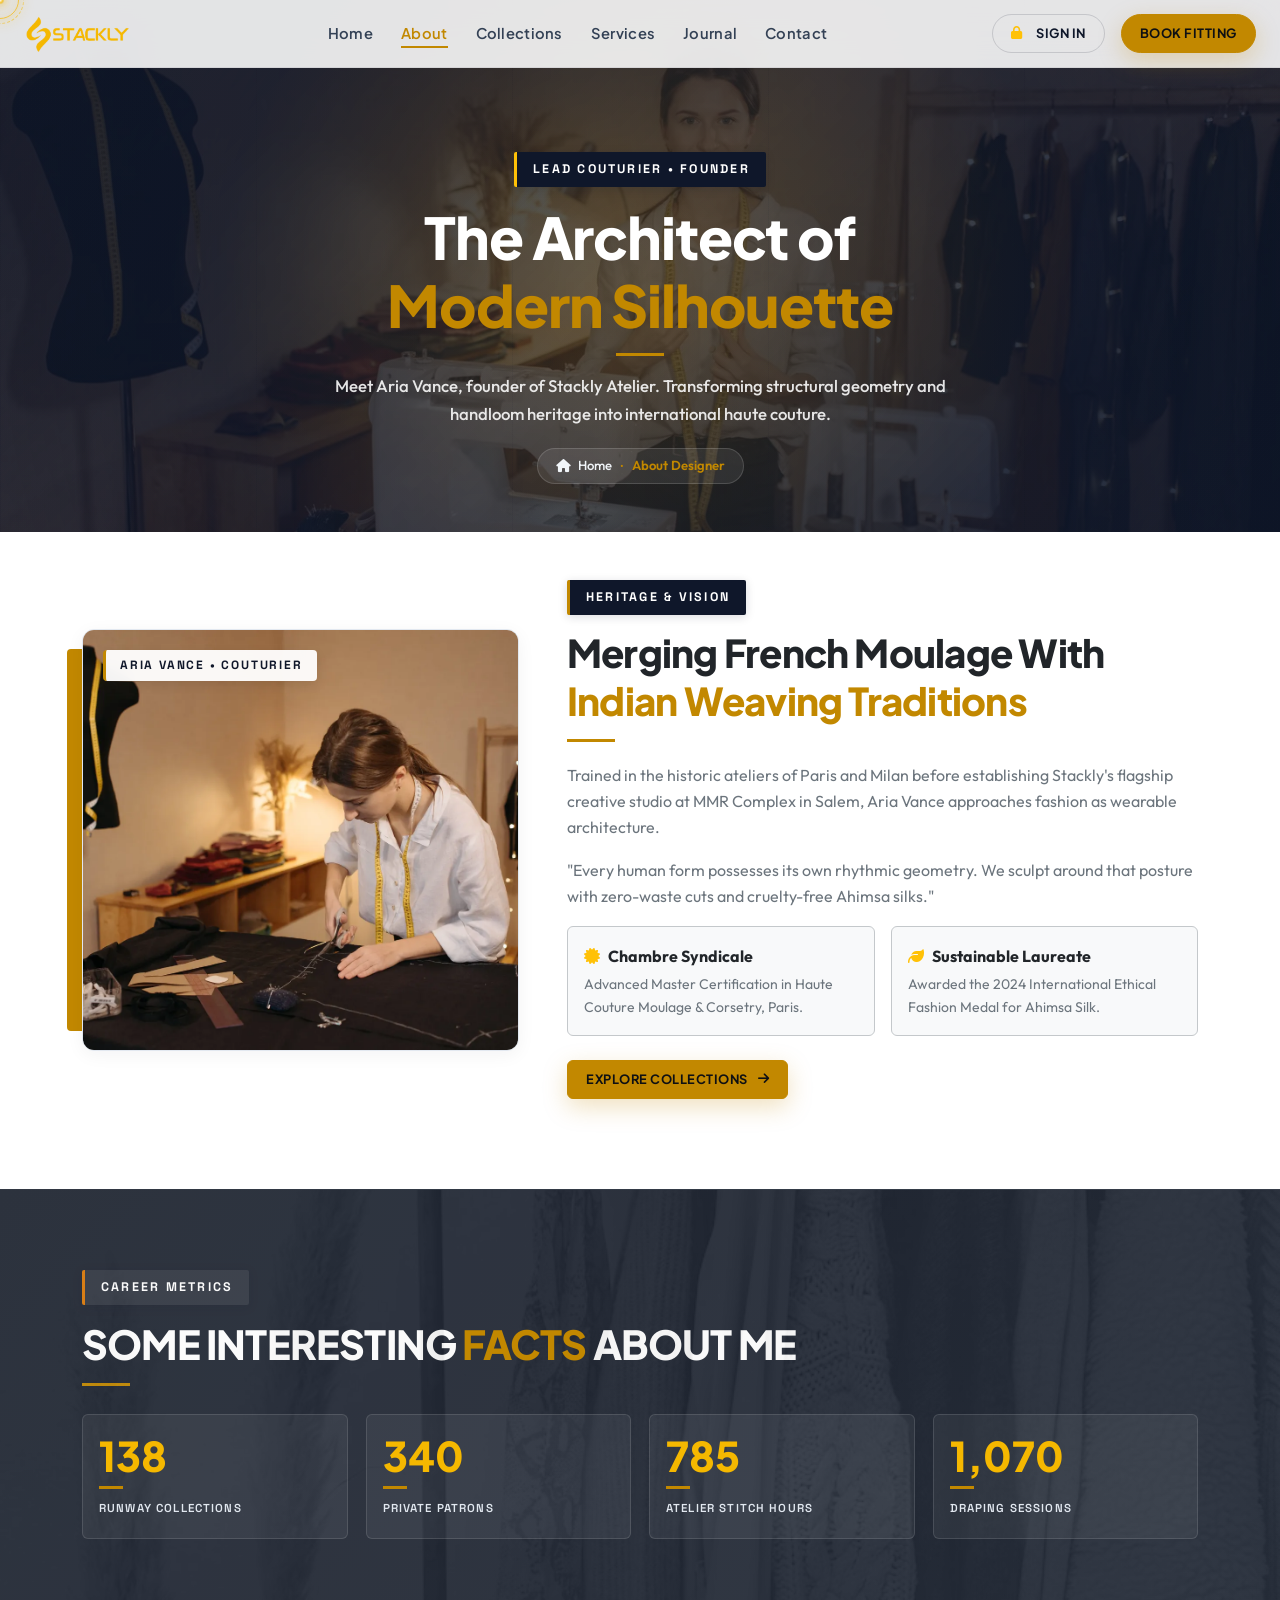
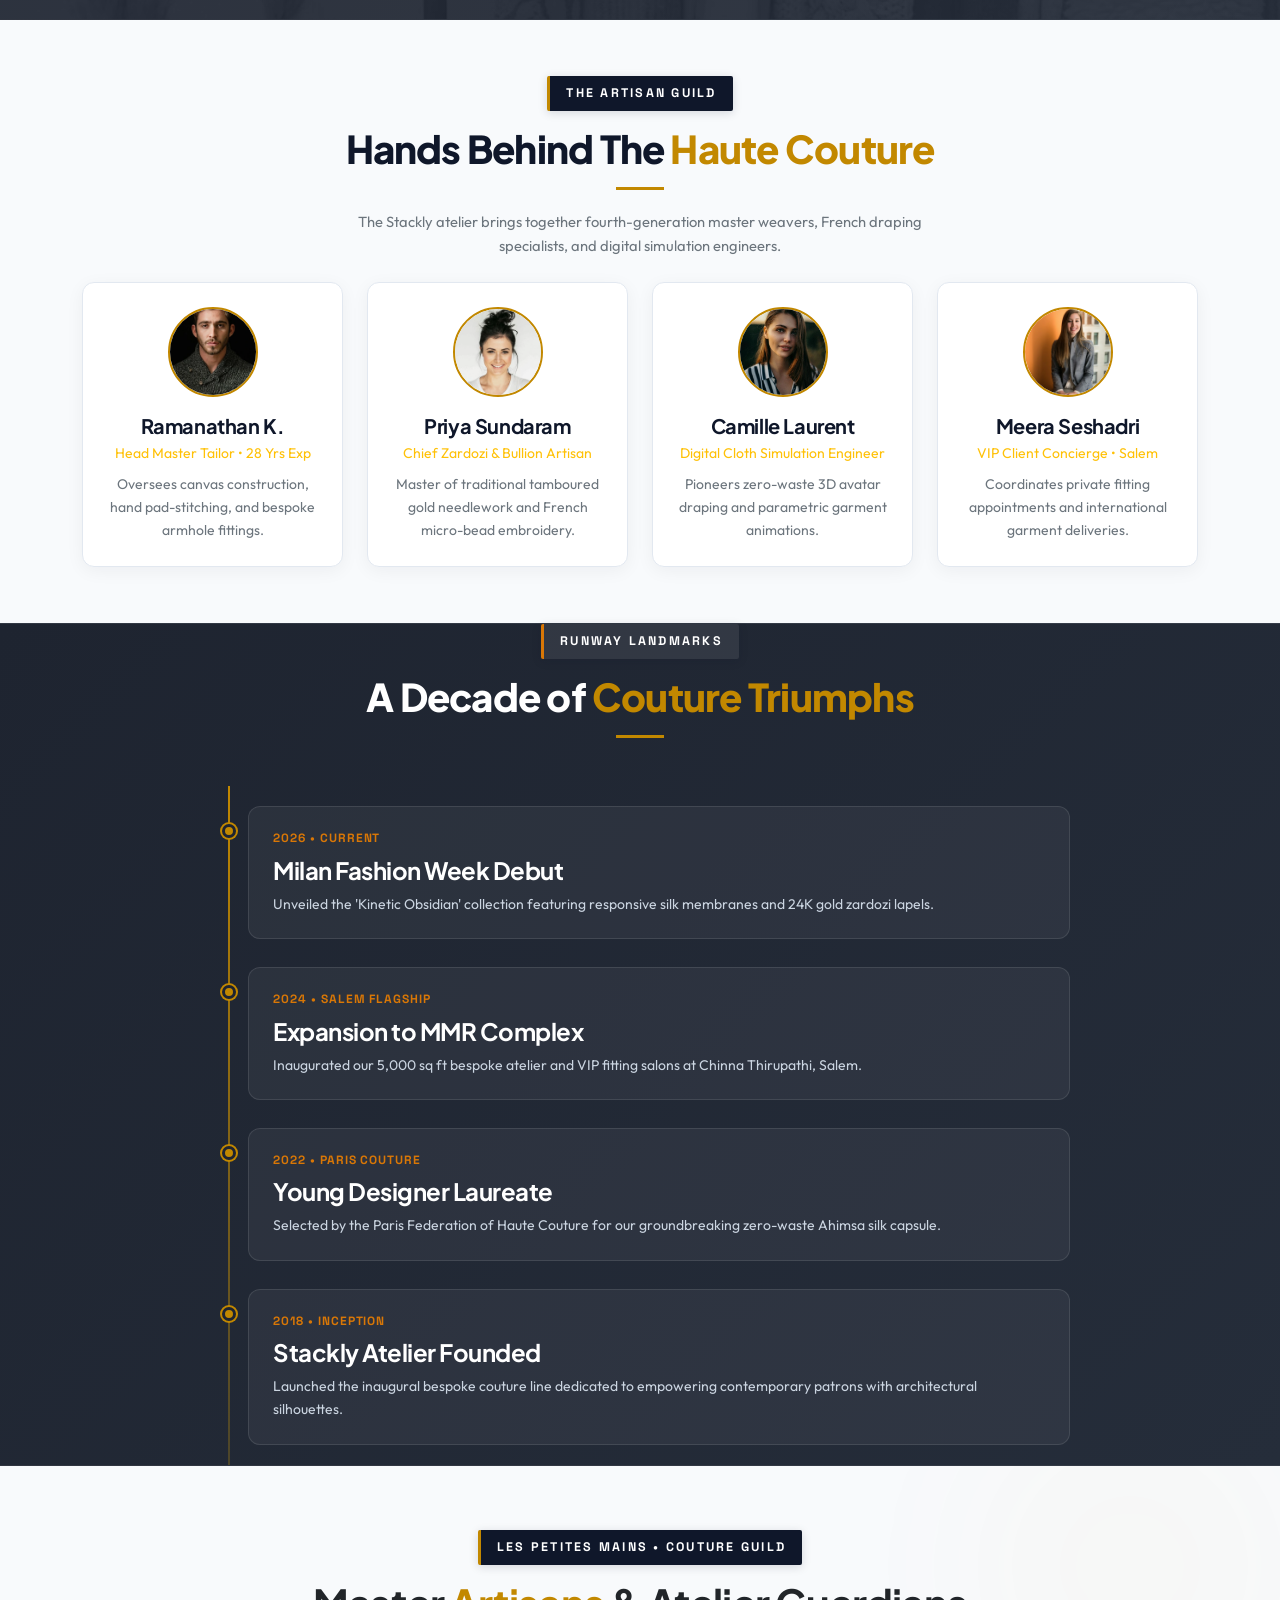
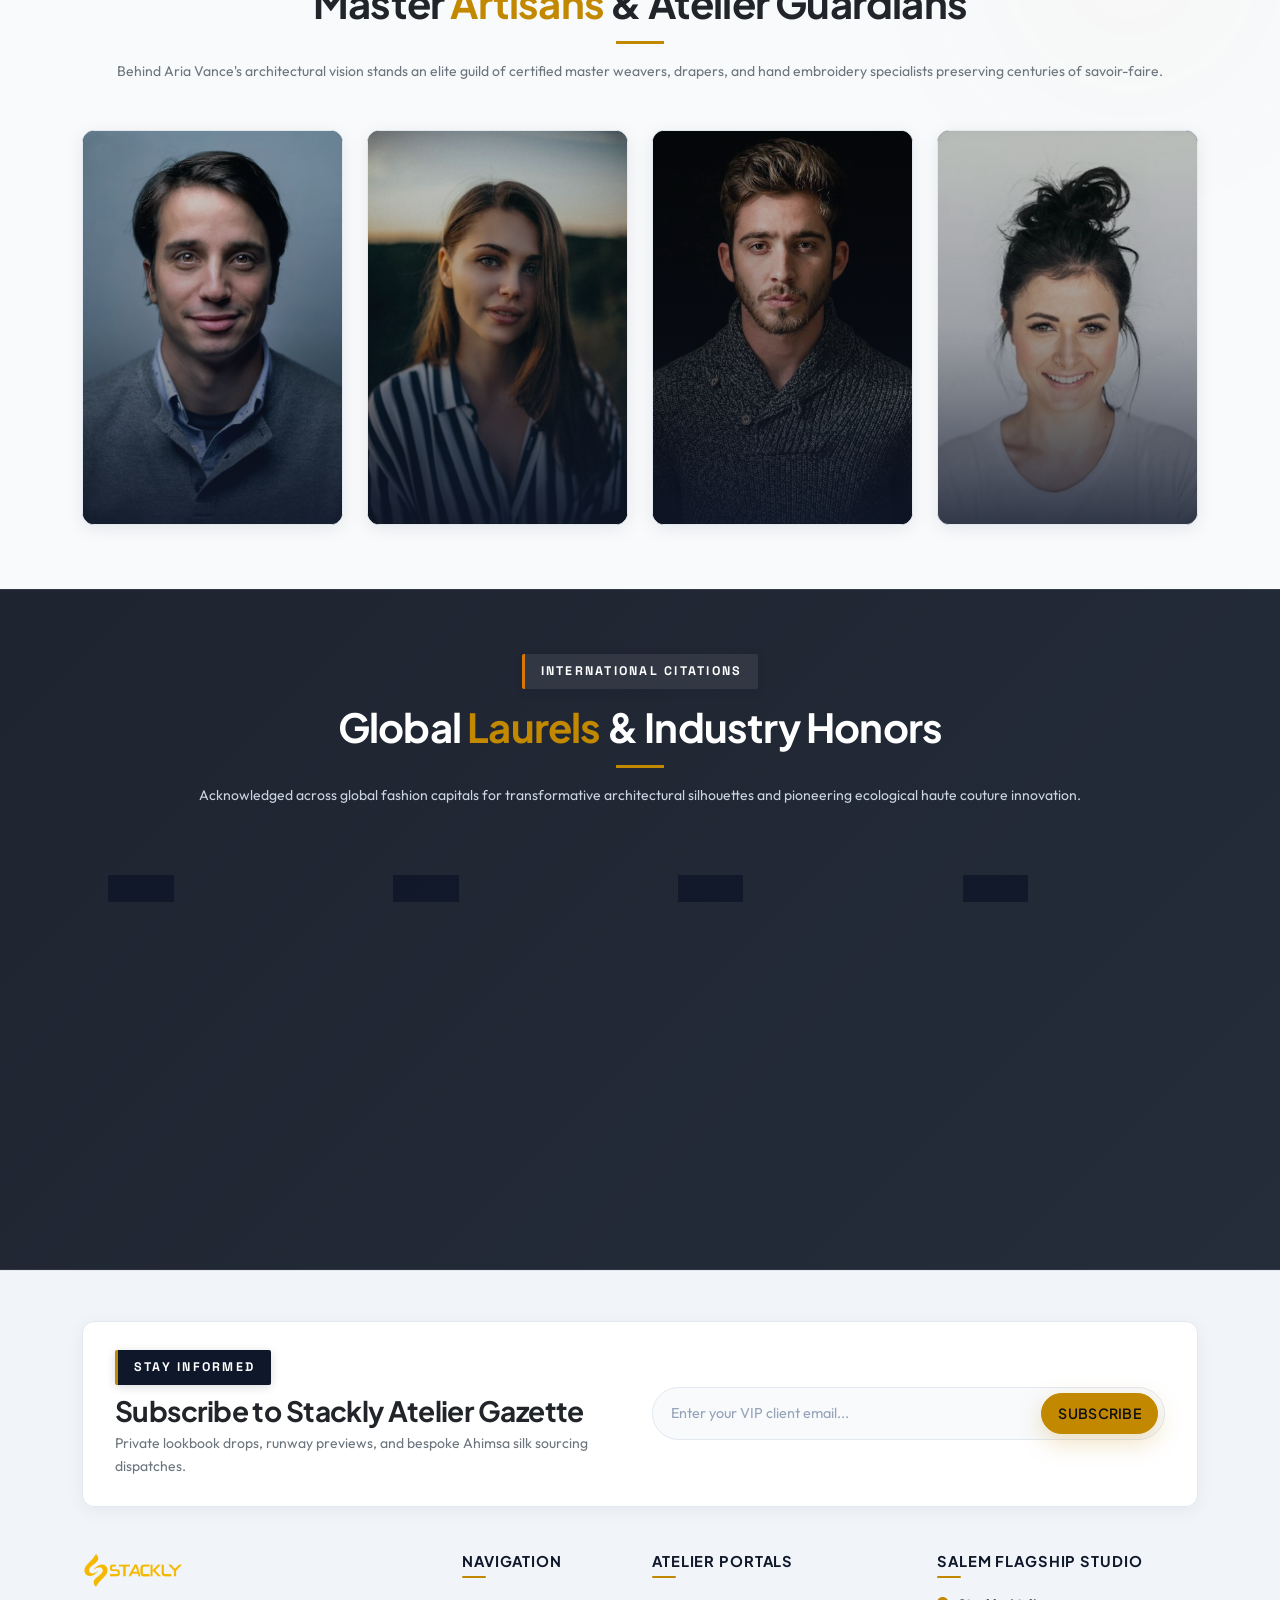
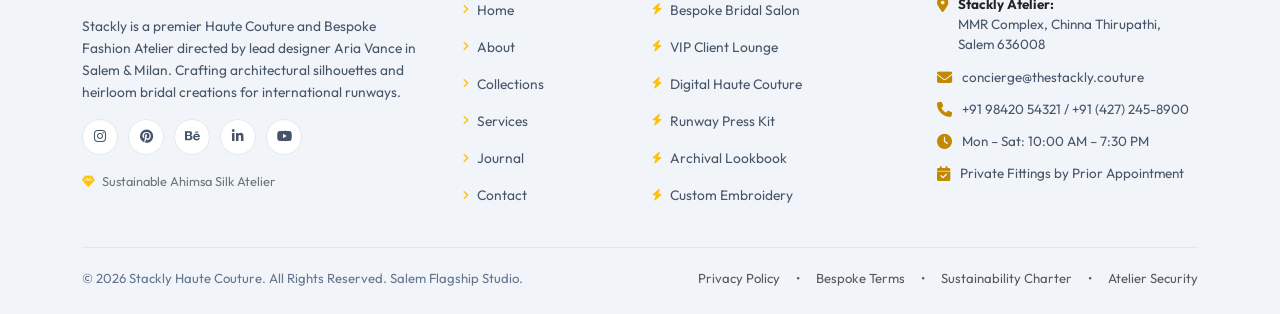
<file: about.html>
<!DOCTYPE html>
<html lang="en">
<head>
  <meta charset="UTF-8">
  <meta name="viewport" content="width=device-width, initial-scale=1.0, viewport-fit=cover">
  <title>About Aria Vance | Stackly Haute Couture Atelier</title>
  <meta name="description" content="Biography, design philosophy, and master craftsmanship of fashion designer Aria Vance at Stackly Atelier, Salem & Milan.">
  <link rel="icon" type="image/webp" href="assets/top-logo.webp">

  
  <link rel="preconnect" href="https://fonts.googleapis.com">
  <link rel="preconnect" href="https://fonts.gstatic.com" crossorigin>
  <link href="https://fonts.googleapis.com/css2?family=Outfit:wght@300;400;500;600;700;800&family=Plus+Jakarta+Sans:wght@400;500;600;700;800;900&family=Space+Grotesk:wght@500;700&display=swap" rel="stylesheet">
  <link rel="stylesheet" href="https://cdn.jsdelivr.net/npm/bootstrap@5.3.3/dist/css/bootstrap.min.css">
  <link rel="stylesheet" href="https://cdnjs.cloudflare.com/ajax/libs/font-awesome/6.6.0/css/all.min.css">
  <link rel="stylesheet" href="style.css">
</head>
<body class="bg-architectural-grid">

  
  <div class="custom-cursor-dot" aria-hidden="true"></div>
  <div class="custom-cursor-ring" aria-hidden="true"></div>
  <div class="ambient-gold-glow ambient-glow-top-right"></div>
  <div class="ambient-gold-glow ambient-glow-bottom-left"></div>

  <!-- STACKLY HAUTE COUTURE PRELOADER ENGINE (Guaranteed < 2s Load) -->
  <div id="stackly-preloader" aria-label="Loading Page" role="status">
    <div class="preloader-backdrop"></div>
    <div class="preloader-content">
      <div class="preloader-circle-wrapper">
        <div class="circle-ring ring-outer-spin"></div>
        <div class="circle-ring ring-middle-pulse"></div>
        <div class="circle-ring ring-inner-orbit">
          <span class="orbit-dot"></span>
          <span class="orbit-dot orbit-dot-secondary"></span>
        </div>
        <div class="preloader-logo-box">
          <img src="assets/top-logo.webp" alt="Stackly Atelier" class="preloader-logo-img">
        </div>
      </div>
      <div class="preloader-brand-title">
        <span class="brand-name">STACKLY</span>
        <span class="brand-sub">HAUTE COUTURE & BESPOKE ATELIER</span>
      </div>
      <div class="preloader-bar-container">
        <div class="preloader-progress-track">
          <div class="preloader-progress-fill" id="preloader-progress-fill"></div>
        </div>
        <div class="preloader-meta d-flex justify-content-between align-items-center mt-2">
          <span id="preloader-status-text">INITIALIZING ATELIER ENVIRONMENT...</span>
          <span class="preloader-pct-badge"><span id="preloader-pct-num">0</span>%</span>
        </div>
      </div>
    </div>
  </div>

  <header class="site-header">
    <div class="header-container">
      <a href="index.html" class="brand-logo-wrap">
        <img src="assets/logo.webp" alt="Stackly Haute Couture" class="brand-logo-img">
      </a>
      <ul class="nav-desktop-links">
        <li><a href="index.html">Home</a></li>
        <li><a href="about.html" class="active">About</a></li>
        <li><a href="collections.html">Collections</a></li>
        <li><a href="services.html">Services</a></li>
        <li><a href="blog.html">Journal</a></li>
        <li><a href="contact.html">Contact</a></li>
      </ul>
      <div class="header-actions">
        <a href="signin.html" class="btn-gold-outline btn-sm btn-pill d-none d-md-inline-flex"><i class="fa-solid fa-lock text-warning me-1"></i> Sign In</a>
        <a href="contact.html" class="btn-gold btn-sm btn-pill header-cta-btn btn-book-fitting">Book Fitting</a>
        <button type="button" class="mobile-nav-toggle" aria-label="Open mobile navigation menu">
          <i class="fa-solid fa-bars"></i>
        </button>
      </div>
    </div>
  </header>

  
  <div class="mobile-drawer-overlay"></div>
  <aside class="mobile-drawer">
    <div class="drawer-header">
      <a href="index.html" class="brand-logo-wrap">
        <img src="assets/logo.webp" alt="Stackly" class="brand-logo-img" style="height: 42px;">
      </a>
      <button type="button" class="mobile-drawer-close btn-close" aria-label="Close menu"></button>
    </div>
    <ul class="drawer-nav-list">
      <li><a href="index.html"><i class="fa-solid fa-house"></i> Home</a></li>
      <li><a href="about.html" class="active"><i class="fa-solid fa-user-tie"></i> About Designer</a></li>
      <li><a href="collections.html"><i class="fa-solid fa-vest"></i> Collections Lookbook</a></li>
      <li><a href="services.html"><i class="fa-solid fa-scissors"></i> Atelier Services</a></li>
      <li><a href="blog.html"><i class="fa-solid fa-newspaper"></i> Fashion Journal</a></li>
      <li><a href="contact.html"><i class="fa-solid fa-location-dot"></i> Salem Atelier Contact</a></li>
    </ul>
    <div class="drawer-footer">
      <a href="signin.html" class="btn-gold-outline w-100 text-center justify-content-center"><i class="fa-solid fa-lock text-warning me-1"></i> Sign In</a>
      <a href="contact.html" class="btn-gold w-100 text-center justify-content-center">Book Fitting</a>
    </div>
  </aside>

  <main>
    
    <section class="page-inner-hero hero-about">
      <div class="inner-hero-content reveal-on-scroll">
        <span class="solonick-tag text-warning border-warning mb-3">LEAD COUTURIER &bull; FOUNDER</span>
        <h1 class="hero-main-title">The Architect of <span class="yellow-accent-word">Modern Silhouette</span></h1>
        <div class="yellow-accent-line center mb-3"></div>
        <p class="hero-subtitle">
          Meet Aria Vance, founder of Stackly Atelier. Transforming structural geometry and handloom heritage into international haute couture.
        </p>
        <div class="inner-hero-breadcrumbs">
          <a href="index.html"><i class="fa-solid fa-house me-1"></i> Home</a>
          <span class="breadcrumb-sep">&bull;</span>
          <span class="current-page">About Designer</span>
        </div>
      </div>
    </section>

    
    <section class="about-couture-section pt-0">
      <div class="container">
        <div class="row align-items-center g-4 g-lg-5">
          <div class="col-lg-5">
            <div class="about-photo-wrapper">
              <div class="about-yellow-backdrop"></div>
              <div class="about-image-card card-hover-modern">
                <span class="about-brand-tag">ARIA VANCE &bull; COUTURIER</span>
                <img src="assets/images/pexels-pavel-danilyuk-6461092.webp" alt="Aria Vance Lead Fashion Designer">
              </div>
            </div>
          </div>

          <div class="col-lg-7">
            <span class="solonick-tag">HERITAGE &amp; VISION</span>
            <h2 class="section-title text-dark mb-2">
              Merging French Moulage With <span class="yellow-accent-word">Indian Weaving Traditions</span>
            </h2>
            <div class="yellow-accent-line"></div>
            <p class="mb-3 text-secondary">
              Trained in the historic ateliers of Paris and Milan before establishing Stackly's flagship creative studio at MMR Complex in Salem, Aria Vance approaches fashion as wearable architecture.
            </p>
            <p class="mb-3 text-secondary">
              "Every human form possesses its own rhythmic geometry. We sculpt around that posture with zero-waste cuts and cruelty-free Ahimsa silks."
            </p>

            <div class="row g-3 mb-4">
              <div class="col-sm-6">
                <div class="p-3 rounded-2 bg-light border border-secondary-subtle">
                  <div class="fw-bold text-dark mb-1"><i class="fa-solid fa-certificate text-warning me-2"></i>Chambre Syndicale</div>
                  <div class="small text-secondary">Advanced Master Certification in Haute Couture Moulage &amp; Corsetry, Paris.</div>
                </div>
              </div>
              <div class="col-sm-6">
                <div class="p-3 rounded-2 bg-light border border-secondary-subtle">
                  <div class="fw-bold text-dark mb-1"><i class="fa-solid fa-leaf text-warning me-2"></i>Sustainable Laureate</div>
                  <div class="small text-secondary">Awarded the 2024 International Ethical Fashion Medal for Ahimsa Silk.</div>
                </div>
              </div>
            </div>

            <a href="collections.html" class="btn-gold btn-sm">
              Explore Collections <i class="fa-solid fa-arrow-right"></i>
            </a>
          </div>
        </div>
      </div>
    </section>

    
    <section class="facts-counter-section section-dark-slate">
      <div class="facts-bg-overlay"></div>
      <div class="container">
        <div class="facts-title-wrap">
          <span class="solonick-tag">CAREER METRICS</span>
          <h2 class="facts-main-heading text-white">
            SOME INTERESTING <span class="yellow-accent-word">FACTS</span> ABOUT ME
          </h2>
          <div class="yellow-accent-line"></div>
        </div>
        <div class="facts-counter-grid">
          <div class="fact-counter-card">
            <div class="fact-number" data-target="145">0</div>
            <div class="fact-card-bar"></div>
            <div class="fact-label">RUNWAY COLLECTIONS</div>
          </div>
          <div class="fact-counter-card">
            <div class="fact-number" data-target="357">0</div>
            <div class="fact-card-bar"></div>
            <div class="fact-label">PRIVATE PATRONS</div>
          </div>
          <div class="fact-counter-card">
            <div class="fact-number" data-target="825">0</div>
            <div class="fact-card-bar"></div>
            <div class="fact-label">ATELIER STITCH HOURS</div>
          </div>
          <div class="fact-counter-card">
            <div class="fact-number" data-target="1124">0</div>
            <div class="fact-card-bar"></div>
            <div class="fact-label">DRAPING SESSIONS</div>
          </div>
        </div>
      </div>
    </section>

    
    <section class="py-5 my-2">
      <div class="container">
        <div class="text-center mb-4 reveal-on-scroll">
          <span class="solonick-tag">THE ARTISAN GUILD</span>
          <h2 class="section-title">
            Hands Behind The <span class="yellow-accent-word">Haute Couture</span>
          </h2>
          <div class="yellow-accent-line center"></div>
          <p class="text-secondary mx-auto" style="max-width: 600px; font-size: 0.92rem;">
            The Stackly atelier brings together fourth-generation master weavers, French draping specialists, and digital simulation engineers.
          </p>
        </div>

        <div class="row g-4">
          <div class="col-md-6 col-lg-3 reveal-on-scroll">
            <div class="service-card-3d text-center">
              <img src="assets/images/client_2.webp" alt="Master Tailor" class="rounded-circle mx-auto mb-3" style="width: 90px; height: 90px; object-fit: cover; border: 2px solid var(--gold-primary);">
              <h5 class="mb-1">Ramanathan K.</h5>
              <div class="text-warning small mb-2">Head Master Tailor &bull; 28 Yrs Exp</div>
              <p class="text-secondary small mb-0">Oversees canvas construction, hand pad-stitching, and bespoke armhole fittings.</p>
            </div>
          </div>

          <div class="col-md-6 col-lg-3 reveal-on-scroll" style="transition-delay: 0.1s;">
            <div class="service-card-3d text-center">
              <img src="assets/images/client_4.webp" alt="Embroidery Lead" class="rounded-circle mx-auto mb-3" style="width: 90px; height: 90px; object-fit: cover; border: 2px solid var(--gold-primary);">
              <h5 class="mb-1">Priya Sundaram</h5>
              <div class="text-warning small mb-2">Chief Zardozi &amp; Bullion Artisan</div>
              <p class="text-secondary small mb-0">Master of traditional tamboured gold needlework and French micro-bead embroidery.</p>
            </div>
          </div>

          <div class="col-md-6 col-lg-3 reveal-on-scroll" style="transition-delay: 0.2s;">
            <div class="service-card-3d text-center">
              <img src="assets/images/client_1.webp" alt="3D Garment Modeler" class="rounded-circle mx-auto mb-3" style="width: 90px; height: 90px; object-fit: cover; border: 2px solid var(--gold-primary);">
              <h5 class="mb-1">Camille Laurent</h5>
              <div class="text-warning small mb-2">Digital Cloth Simulation Engineer</div>
              <p class="text-secondary small mb-0">Pioneers zero-waste 3D avatar draping and parametric garment animations.</p>
            </div>
          </div>

          <div class="col-md-6 col-lg-3 reveal-on-scroll" style="transition-delay: 0.3s;">
            <div class="service-card-3d text-center">
              <img src="assets/images/client_3.webp" alt="Atelier Concierge" class="rounded-circle mx-auto mb-3" style="width: 90px; height: 90px; object-fit: cover; border: 2px solid var(--gold-primary);">
              <h5 class="mb-1">Meera Seshadri</h5>
              <div class="text-warning small mb-2">VIP Client Concierge &bull; Salem</div>
              <p class="text-secondary small mb-0">Coordinates private fitting appointments and international garment deliveries.</p>
            </div>
          </div>
        </div>
      </div>
    </section>

    
    <section class="timeline-section section-dark-slate">
      <div class="container">
        <div class="text-center mb-5">
          <span class="solonick-tag">RUNWAY LANDMARKS</span>
          <h2 class="section-title text-white">
            A Decade of <span class="yellow-accent-word">Couture Triumphs</span>
          </h2>
          <div class="yellow-accent-line center"></div>
        </div>

        <div class="couture-timeline">
          <div class="timeline-row">
            <div class="timeline-dot"></div>
            <div class="timeline-content-card">
              <div class="timeline-year">2026 &bull; CURRENT</div>
              <h4 class="text-white mb-2">Milan Fashion Week Debut</h4>
              <p class="text-secondary small mb-0">Unveiled the 'Kinetic Obsidian' collection featuring responsive silk membranes and 24K gold zardozi lapels.</p>
            </div>
          </div>

          <div class="timeline-row">
            <div class="timeline-dot"></div>
            <div class="timeline-content-card">
              <div class="timeline-year">2024 &bull; SALEM FLAGSHIP</div>
              <h4 class="text-white mb-2">Expansion to MMR Complex</h4>
              <p class="text-secondary small mb-0">Inaugurated our 5,000 sq ft bespoke atelier and VIP fitting salons at Chinna Thirupathi, Salem.</p>
            </div>
          </div>

          <div class="timeline-row">
            <div class="timeline-dot"></div>
            <div class="timeline-content-card">
              <div class="timeline-year">2022 &bull; PARIS COUTURE</div>
              <h4 class="text-white mb-2">Young Designer Laureate</h4>
              <p class="text-secondary small mb-0">Selected by the Paris Federation of Haute Couture for our groundbreaking zero-waste Ahimsa silk capsule.</p>
            </div>
          </div>

          <div class="timeline-row">
            <div class="timeline-dot"></div>
            <div class="timeline-content-card">
              <div class="timeline-year">2018 &bull; INCEPTION</div>
              <h4 class="text-white mb-2">Stackly Atelier Founded</h4>
              <p class="text-secondary small mb-0">Launched the inaugural bespoke couture line dedicated to empowering contemporary patrons with architectural silhouettes.</p>
            </div>
          </div>
        </div>
      </div>
    </section>

    
    <section class="py-5 bg-architectural-grid position-relative" id="atelier-artisans">
      <div class="ambient-gold-glow ambient-glow-top-right" style="opacity: 0.18;"></div>
      <div class="container py-3">
        <div class="text-center max-w-700 mx-auto mb-5 reveal-on-scroll">
          <span class="solonick-tag">LES PETITES MAINS &bull; COUTURE GUILD</span>
          <h2 class="display-6 fw-bold text-dark mb-2">Master <span class="yellow-accent-word">Artisans</span> &amp; Atelier Guardians</h2>
          <div class="yellow-accent-line center mb-3"></div>
          <p class="text-secondary small mb-0">Behind Aria Vance's architectural vision stands an elite guild of certified master weavers, drapers, and hand embroidery specialists preserving centuries of savoir-faire.</p>
        </div>

        <div class="row g-4">
          
          <div class="col-lg-3 col-md-6 reveal-on-scroll">
            <div class="artisan-hover-card">
              <div class="artisan-reveal-bg">
                <img src="assets/images/designer_portrait_alt.webp" alt="Aria Vance Lead Couturier">
              </div>
              <div class="artisan-card-content">
                <div class="artisan-top-bar">
                  <span class="artisan-monogram-badge">AV</span>
                  <span class="artisan-badge-pill">FOUNDER</span>
                </div>
                <div class="artisan-role">Lead Couturier &amp; Director</div>
                <h3 class="artisan-name">Aria Vance</h3>
                <p class="artisan-desc">Chambre Syndicale Paris trained; orchestrating sculptural silhouette cutting and sustainable Ahimsa silk couture collections.</p>
                <div class="artisan-tags-row">
                  <span class="artisan-tag-chip">French Moulage</span>
                  <span class="artisan-tag-chip">3D Draping</span>
                </div>
                <div class="artisan-social-bar">
                  <a href="404.html" class="artisan-social-link" aria-label="Instagram"><i class="fa-brands fa-instagram"></i></a>
                  <a href="404.html" class="artisan-social-link" aria-label="Behance"><i class="fa-brands fa-behance"></i></a>
                  <a href="collections.html" class="artisan-social-link" aria-label="Portfolio"><i class="fa-solid fa-vest"></i></a>
                  <span class="artisan-hover-hint-badge"><i class="fa-solid fa-certificate me-1"></i> Certified</span>
                </div>
              </div>
            </div>
          </div>

          
          <div class="col-lg-3 col-md-6 reveal-on-scroll" style="transition-delay: 0.1s;">
            <div class="artisan-hover-card">
              <div class="artisan-reveal-bg">
                <img src="assets/images/client_1.webp" alt="Meera Sundaram Master Weaver">
              </div>
              <div class="artisan-card-content">
                <div class="artisan-top-bar">
                  <span class="artisan-monogram-badge">MS</span>
                  <span class="artisan-badge-pill">SALEM GUILD</span>
                </div>
                <div class="artisan-role">Master Ahimsa Weaver</div>
                <h3 class="artisan-name">Meera Sundaram</h3>
                <p class="artisan-desc">Over 28 years weaving cruelty-free mulberry silks on wooden pit looms, pioneering zero-harm fiber extraction in Salem.</p>
                <div class="artisan-tags-row">
                  <span class="artisan-tag-chip">Pit Loom</span>
                  <span class="artisan-tag-chip">Peace Silk</span>
                </div>
                <div class="artisan-social-bar">
                  <a href="404.html" class="artisan-social-link" aria-label="Instagram"><i class="fa-brands fa-instagram"></i></a>
                  <a href="404.html" class="artisan-social-link" aria-label="LinkedIn"><i class="fa-brands fa-linkedin-in"></i></a>
                  <a href="collections.html" class="artisan-social-link" aria-label="Archive"><i class="fa-solid fa-leaf"></i></a>
                  <span class="artisan-hover-hint-badge"><i class="fa-solid fa-certificate me-1"></i> Certified</span>
                </div>
              </div>
            </div>
          </div>

          
          <div class="col-lg-3 col-md-6 reveal-on-scroll" style="transition-delay: 0.2s;">
            <div class="artisan-hover-card">
              <div class="artisan-reveal-bg">
                <img src="assets/images/client_2.webp" alt="Jean-Luc Moreau Patternmaker">
              </div>
              <div class="artisan-card-content">
                <div class="artisan-top-bar">
                  <span class="artisan-monogram-badge">JM</span>
                  <span class="artisan-badge-pill">MILAN / PARIS</span>
                </div>
                <div class="artisan-role">Head Pattern Draper</div>
                <h3 class="artisan-name">Jean-Luc Moreau</h3>
                <p class="artisan-desc">Former Paris atelier head tailor specializing in mathematical bias cut drapery and bespoke bridal corsetry stabilization.</p>
                <div class="artisan-tags-row">
                  <span class="artisan-tag-chip">Bias Cutting</span>
                  <span class="artisan-tag-chip">Corsetry</span>
                </div>
                <div class="artisan-social-bar">
                  <a href="404.html" class="artisan-social-link" aria-label="Instagram"><i class="fa-brands fa-instagram"></i></a>
                  <a href="404.html" class="artisan-social-link" aria-label="Behance"><i class="fa-brands fa-behance"></i></a>
                  <a href="services.html" class="artisan-social-link" aria-label="Fittings"><i class="fa-solid fa-scissors"></i></a>
                  <span class="artisan-hover-hint-badge"><i class="fa-solid fa-certificate me-1"></i> Certified</span>
                </div>
              </div>
            </div>
          </div>

          
          <div class="col-lg-3 col-md-6 reveal-on-scroll" style="transition-delay: 0.3s;">
            <div class="artisan-hover-card">
              <div class="artisan-reveal-bg">
                <img src="assets/images/client_4.webp" alt="Ananya Rajan Zardozi Artist">
              </div>
              <div class="artisan-card-content">
                <div class="artisan-top-bar">
                  <span class="artisan-monogram-badge">AR</span>
                  <span class="artisan-badge-pill">EMBROIDERY</span>
                </div>
                <div class="artisan-role">Chief Zardozi Artisan</div>
                <h3 class="artisan-name">Ananya Rajan</h3>
                <p class="artisan-desc">Master craftsman of genuine silver wire bullion, micro-seed pearls, and ancestral ari needlework for imperial bridal veils.</p>
                <div class="artisan-tags-row">
                  <span class="artisan-tag-chip">Gold Wire</span>
                  <span class="artisan-tag-chip">Ari Needle</span>
                </div>
                <div class="artisan-social-bar">
                  <a href="404.html" class="artisan-social-link" aria-label="Instagram"><i class="fa-brands fa-instagram"></i></a>
                  <a href="404.html" class="artisan-social-link" aria-label="Pinterest"><i class="fa-brands fa-pinterest"></i></a>
                  <a href="collections.html" class="artisan-social-link" aria-label="Veils"><i class="fa-solid fa-gem"></i></a>
                  <span class="artisan-hover-hint-badge"><i class="fa-solid fa-certificate me-1"></i> Certified</span>
                </div>
              </div>
            </div>
          </div>
        </div>
      </div>
    </section>

    
    <section class="py-5 section-dark-slate position-relative" id="global-accolades">
      <div class="ambient-gold-glow ambient-glow-bottom-left" style="opacity: 0.15;"></div>
      <div class="container py-3 position-relative" style="z-index: 2;">
        <div class="text-center max-w-700 mx-auto mb-5 reveal-on-scroll">
          <span class="solonick-tag">INTERNATIONAL CITATIONS</span>
          <h2 class="display-6 fw-bold text-white mb-2">Global <span class="yellow-accent-word">Laurels</span> &amp; Industry Honors</h2>
          <div class="yellow-accent-line center mb-3"></div>
          <p class="text-secondary small mb-0">Acknowledged across global fashion capitals for transformative architectural silhouettes and pioneering ecological haute couture innovation.</p>
        </div>

        <div class="row g-4">
          
          <div class="col-lg-3 col-md-6 reveal-on-scroll">
            <div class="award-book-wrapper">
              <div class="award-book-card">
                
                <div class="award-book-inside">
                  <div class="award-inside-header">
                    <span class="award-inside-medal"><i class="fa-solid fa-award"></i></span>
                    <span class="award-inside-year">EST. 2025</span>
                  </div>
                  <h4 class="award-inside-title">Milan Sustainable Laureate</h4>
                  <div class="award-inside-org">Camera Nazionale della Moda Italiana</div>
                  <p class="award-inside-desc">
                    Honored at Milan Fashion Week for the premiere cruelty-free Ahimsa peace silk runway capsule, setting new benchmarks for circular luxury and zero-harm couture.
                  </p>
                  <div class="award-inside-footer">
                    <div class="award-seal">
                      <i class="fa-solid fa-certificate"></i>
                      <span>OFFICIAL CITATION</span>
                    </div>
                  </div>
                </div>

                
                <div class="award-book-cover">
                  <div class="award-book-spine"></div>
                  <img src="assets/images/runway_3.webp" alt="Milan Sustainable Laureate Runway Edition" class="award-cover-img">
                  <div class="award-cover-overlay">
                    <div class="award-cover-badge">
                      <i class="fa-solid fa-trophy text-warning me-1"></i> 2025
                    </div>
                    <div class="award-cover-meta">
                      <div class="award-cover-org">CNMI • MILAN</div>
                      <h4 class="award-cover-title">Milan Sustainable Laureate</h4>
                      <span class="award-cover-hint">
                        <i class="fa-solid fa-book-open me-1"></i> HOVER TO OPEN
                      </span>
                    </div>
                  </div>
                </div>
              </div>
            </div>
          </div>

          
          <div class="col-lg-3 col-md-6 reveal-on-scroll" style="transition-delay: 0.1s;">
            <div class="award-book-wrapper">
              <div class="award-book-card">
                
                <div class="award-book-inside">
                  <div class="award-inside-header">
                    <span class="award-inside-medal"><i class="fa-solid fa-crown"></i></span>
                    <span class="award-inside-year">EST. 2024</span>
                  </div>
                  <h4 class="award-inside-title">Paris Moulage Fellowship</h4>
                  <div class="award-inside-org">Fédération de la Haute Couture et de la Mode</div>
                  <p class="award-inside-desc">
                    Prestigious guild citation recognizing exceptional zero-waste geometric pattern draping and architectural silhouette stabilization on calico toiles.
                  </p>
                  <div class="award-inside-footer">
                    <div class="award-seal">
                      <i class="fa-solid fa-stamp"></i>
                      <span>PARIS JURY SEAL</span>
                    </div>
                  </div>
                </div>

                
                <div class="award-book-cover">
                  <div class="award-book-spine"></div>
                  <img src="assets/images/craft_atelier_1.webp" alt="Paris Moulage Fellowship Atelier" class="award-cover-img">
                  <div class="award-cover-overlay">
                    <div class="award-cover-badge">
                      <i class="fa-solid fa-crown text-warning me-1"></i> 2024
                    </div>
                    <div class="award-cover-meta">
                      <div class="award-cover-org">FHCM • PARIS</div>
                      <h4 class="award-cover-title">Paris Moulage Fellowship</h4>
                      <span class="award-cover-hint">
                        <i class="fa-solid fa-book-open me-1"></i> HOVER TO OPEN
                      </span>
                    </div>
                  </div>
                </div>
              </div>
            </div>
          </div>

          
          <div class="col-lg-3 col-md-6 reveal-on-scroll" style="transition-delay: 0.2s;">
            <div class="award-book-wrapper">
              <div class="award-book-card">
                
                <div class="award-book-inside">
                  <div class="award-inside-header">
                    <span class="award-inside-medal"><i class="fa-solid fa-medal"></i></span>
                    <span class="award-inside-year">EST. 2023</span>
                  </div>
                  <h4 class="award-inside-title">National Handloom Heritage</h4>
                  <div class="award-inside-org">Ministry of Textiles Guild Excellence</div>
                  <p class="award-inside-desc">
                    Awarded for the Salem Handloom Revival Initiative, training next-generation rural artisans in world-class haute couture weaving standards and organic pit-loom techniques.
                  </p>
                  <div class="award-inside-footer">
                    <div class="award-seal">
                      <i class="fa-solid fa-scroll"></i>
                      <span>NATIONAL CITATION</span>
                    </div>
                  </div>
                </div>

                
                <div class="award-book-cover">
                  <div class="award-book-spine"></div>
                  <img src="assets/images/craft_atelier_2.webp" alt="National Handloom Heritage Silk Weaving" class="award-cover-img">
                  <div class="award-cover-overlay">
                    <div class="award-cover-badge">
                      <i class="fa-solid fa-medal text-warning me-1"></i> 2023
                    </div>
                    <div class="award-cover-meta">
                      <div class="award-cover-org">MINISTRY OF TEXTILES</div>
                      <h4 class="award-cover-title">National Handloom Heritage</h4>
                      <span class="award-cover-hint">
                        <i class="fa-solid fa-book-open me-1"></i> HOVER TO OPEN
                      </span>
                    </div>
                  </div>
                </div>
              </div>
            </div>
          </div>

          
          <div class="col-lg-3 col-md-6 reveal-on-scroll" style="transition-delay: 0.3s;">
            <div class="award-book-wrapper">
              <div class="award-book-card">
                
                <div class="award-book-inside">
                  <div class="award-inside-header">
                    <span class="award-inside-medal"><i class="fa-solid fa-trophy"></i></span>
                    <span class="award-inside-year">EST. 2022</span>
                  </div>
                  <h4 class="award-inside-title">Red Carpet Couturier Trophy</h4>
                  <div class="award-inside-org">International Luxury Design Biennale</div>
                  <p class="award-inside-desc">
                    Celebrated for designing custom avant-garde heirloom gowns worn at the Cannes Film Festival and Venice Biennale gala events with genuine bullion embroidery.
                  </p>
                  <div class="award-inside-footer">
                    <div class="award-seal">
                      <i class="fa-solid fa-gem"></i>
                      <span>BIENNALE GOLD LAUREL</span>
                    </div>
                  </div>
                </div>

                
                <div class="award-book-cover">
                  <div class="award-book-spine"></div>
                  <img src="assets/images/runway_4.webp" alt="Red Carpet Couturier Trophy Gala" class="award-cover-img">
                  <div class="award-cover-overlay">
                    <div class="award-cover-badge">
                      <i class="fa-solid fa-gem text-warning me-1"></i> 2022
                    </div>
                    <div class="award-cover-meta">
                      <div class="award-cover-org">VENICE BIENNALE</div>
                      <h4 class="award-cover-title">Red Carpet Couturier Trophy</h4>
                      <span class="award-cover-hint">
                        <i class="fa-solid fa-book-open me-1"></i> HOVER TO OPEN
                      </span>
                    </div>
                  </div>
                </div>
              </div>
            </div>
          </div>
        </div>
      </div>
    </section>
  </main>

  
  <footer class="site-footer">
    <div class="container">
      
      <div class="footer-newsletter-box">
        <div class="row align-items-center g-4">
          <div class="col-lg-6">
            <span class="solonick-tag mb-2">STAY INFORMED</span>
            <h3 class="fw-bold text-dark mb-1">Subscribe to Stackly Atelier Gazette</h3>
            <p class="text-secondary small mb-0">Private lookbook drops, runway previews, and bespoke Ahimsa silk sourcing dispatches.</p>
          </div>
          <div class="col-lg-6">
            <form class="footer-newsletter-input-group" onsubmit="event.preventDefault(); window.location.href='404.html';">
              <input type="email" placeholder="Enter your VIP client email..." required>
              <button type="submit" class="btn-gold py-2 px-3">
                <span>Subscribe</span>
              </button>
            </form>
          </div>
        </div>
      </div>

      <div class="row g-4 footer-top">
        <div class="col-lg-4 col-md-6">
          <a href="index.html" class="d-inline-block mb-2">
            <img src="assets/logo.webp" alt="Stackly Haute Couture" class="brand-logo-img" style="height: 36px;">
          </a>
          <p class="footer-brand-desc mb-3">
            Stackly is a premier Haute Couture and Bespoke Fashion Atelier directed by lead designer Aria Vance in Salem &amp; Milan. Crafting architectural silhouettes and heirloom bridal creations for international runways.
          </p>
          <div class="footer-social-links">
            <a href="404.html" class="footer-social-icon" aria-label="Instagram"><i class="fa-brands fa-instagram"></i></a>
            <a href="404.html" class="footer-social-icon" aria-label="Pinterest"><i class="fa-brands fa-pinterest"></i></a>
            <a href="404.html" class="footer-social-icon" aria-label="Behance"><i class="fa-brands fa-behance"></i></a>
            <a href="404.html" class="footer-social-icon" aria-label="LinkedIn"><i class="fa-brands fa-linkedin-in"></i></a>
            <a href="404.html" class="footer-social-icon" aria-label="YouTube"><i class="fa-brands fa-youtube"></i></a>
          </div>
          <div class="text-secondary small mt-3" style="font-size: 0.8rem;">
            <i class="fa-solid fa-gem text-warning me-1"></i> Sustainable Ahimsa Silk Atelier
          </div>
        </div>

        <div class="col-6 col-md-6 col-lg-2">
          <h4 class="footer-title">Navigation</h4>
          <ul class="footer-links-list">
            <li><a href="index.html"><i class="fa-solid fa-angle-right me-2 text-warning"></i>Home</a></li>
            <li><a href="about.html"><i class="fa-solid fa-angle-right me-2 text-warning"></i>About</a></li>
            <li><a href="collections.html"><i class="fa-solid fa-angle-right me-2 text-warning"></i>Collections</a></li>
            <li><a href="services.html"><i class="fa-solid fa-angle-right me-2 text-warning"></i>Services</a></li>
            <li><a href="blog.html"><i class="fa-solid fa-angle-right me-2 text-warning"></i>Journal</a></li>
            <li><a href="contact.html"><i class="fa-solid fa-angle-right me-2 text-warning"></i>Contact</a></li>
          </ul>
        </div>

        <div class="col-6 col-md-6 col-lg-3">
          <h4 class="footer-title">Atelier Portals</h4>
          <ul class="footer-links-list">
            <li><a href="404.html"><i class="fa-solid fa-bolt me-2 text-warning"></i>Bespoke Bridal Salon</a></li>
            <li><a href="404.html"><i class="fa-solid fa-bolt me-2 text-warning"></i>VIP Client Lounge</a></li>
            <li><a href="404.html"><i class="fa-solid fa-bolt me-2 text-warning"></i>Digital Haute Couture</a></li>
            <li><a href="404.html"><i class="fa-solid fa-bolt me-2 text-warning"></i>Runway Press Kit</a></li>
            <li><a href="404.html"><i class="fa-solid fa-bolt me-2 text-warning"></i>Archival Lookbook</a></li>
            <li><a href="404.html"><i class="fa-solid fa-bolt me-2 text-warning"></i>Custom Embroidery</a></li>
          </ul>
        </div>

        <div class="col-lg-3 col-md-6">
          <h4 class="footer-title">Salem Flagship Studio</h4>
          <div class="footer-contact-item">
            <i class="fa-solid fa-location-dot"></i>
            <div>
              <strong class="text-dark">Stackly Atelier:</strong><br>
              MMR Complex, Chinna Thirupathi, Salem 636008
            </div>
          </div>
          <div class="footer-contact-item">
            <i class="fa-solid fa-envelope"></i>
            <div>concierge@thestackly.couture</div>
          </div>
          <div class="footer-contact-item">
            <i class="fa-solid fa-phone"></i>
            <div>+91 98420 54321 / +91 (427) 245-8900</div>
          </div>
          <div class="footer-contact-item">
            <i class="fa-solid fa-clock"></i>
            <div>Mon &ndash; Sat: 10:00 AM &ndash; 7:30 PM</div>
          </div>
          <div class="footer-contact-item mb-0">
            <i class="fa-solid fa-calendar-check"></i>
            <div>Private Fittings by Prior Appointment</div>
          </div>
        </div>
      </div>

      <div class="footer-bottom d-flex flex-wrap justify-content-between align-items-center">
        <div>&copy; 2026 Stackly Haute Couture. All Rights Reserved. Salem Flagship Studio.</div>
        <div class="d-flex flex-wrap gap-2 gap-sm-3 footer-bottom-links">
          <a href="404.html" class="text-muted">Privacy Policy</a>
          <span class="text-muted">&bull;</span>
          <a href="404.html" class="text-muted">Bespoke Terms</a>
          <span class="text-muted">&bull;</span>
          <a href="404.html" class="text-muted">Sustainability Charter</a>
          <span class="text-muted">&bull;</span>
          <a href="404.html" class="text-muted">Atelier Security</a>
        </div>
      </div>
    </div>
  </footer>

  <script src="https://cdn.jsdelivr.net/npm/bootstrap@5.3.3/dist/js/bootstrap.bundle.min.js"></script>
  <script src="main.js"></script>
</body>
</html>
</file>
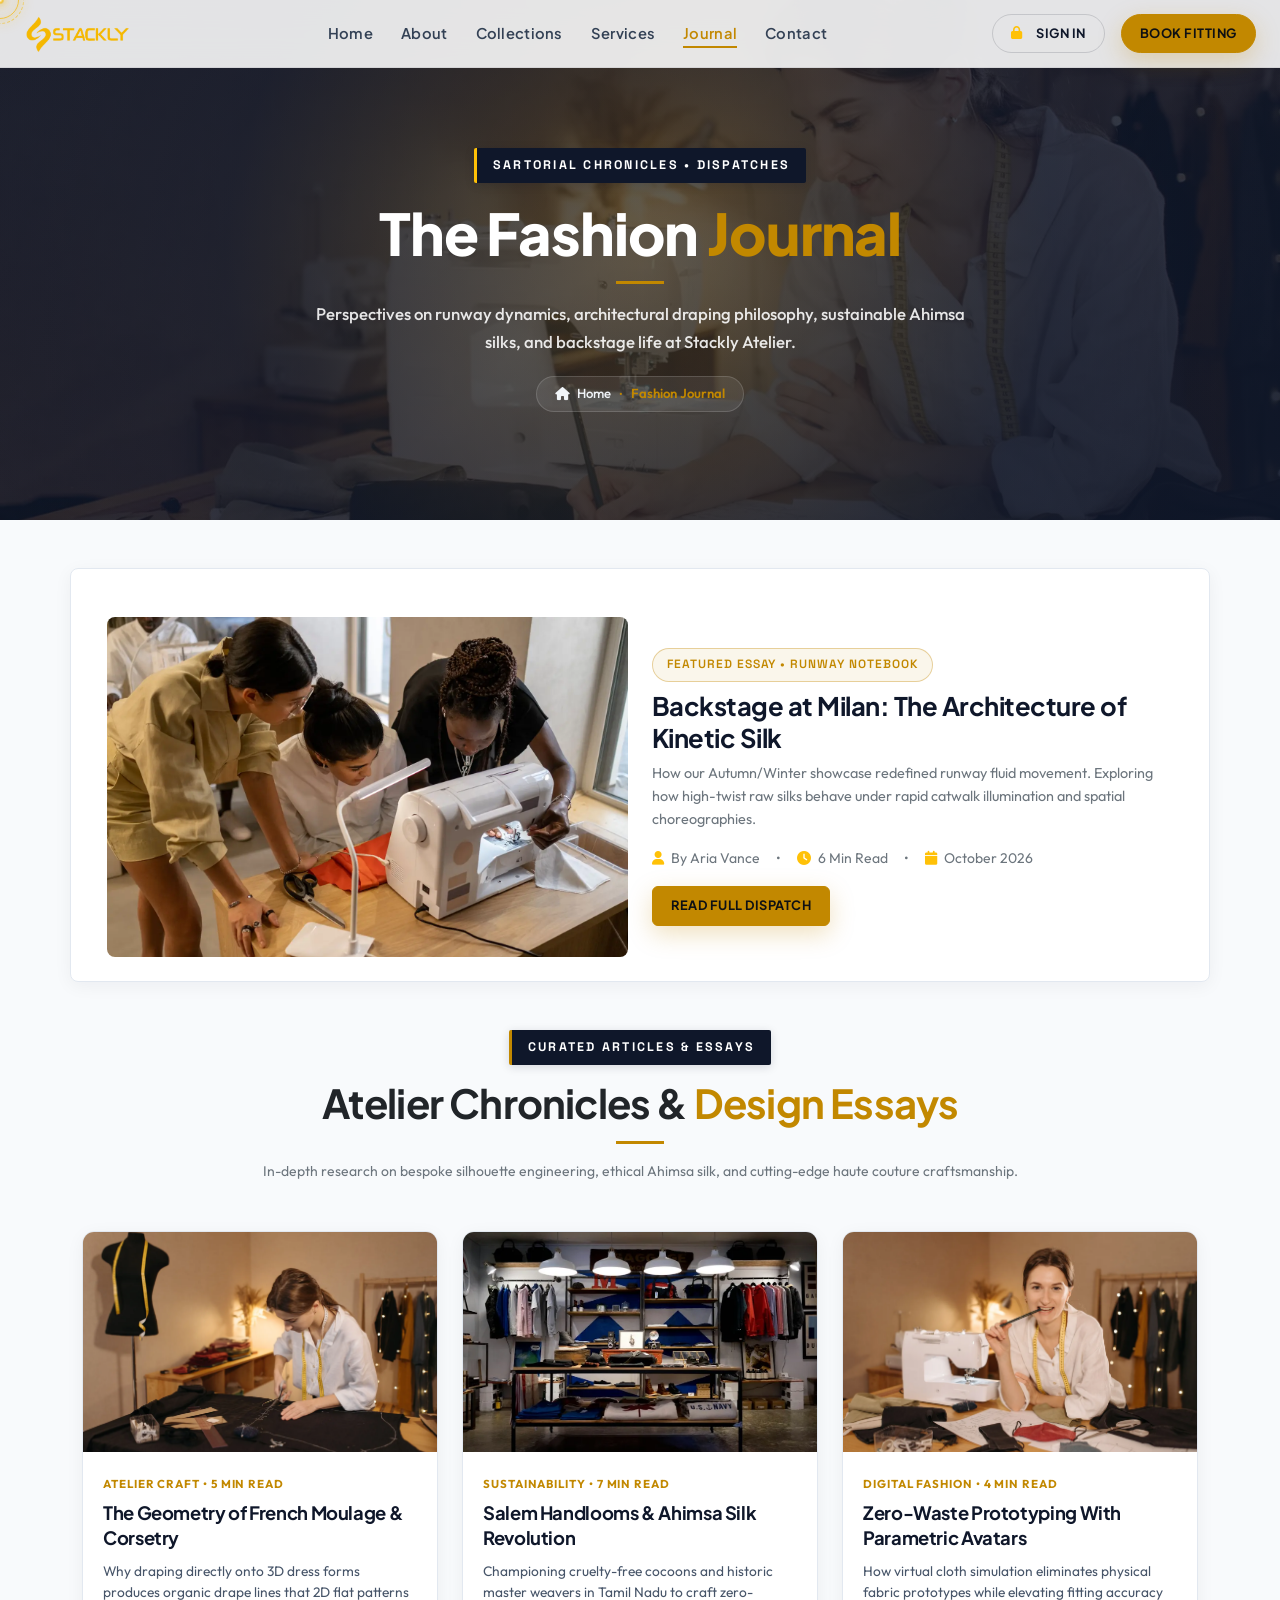
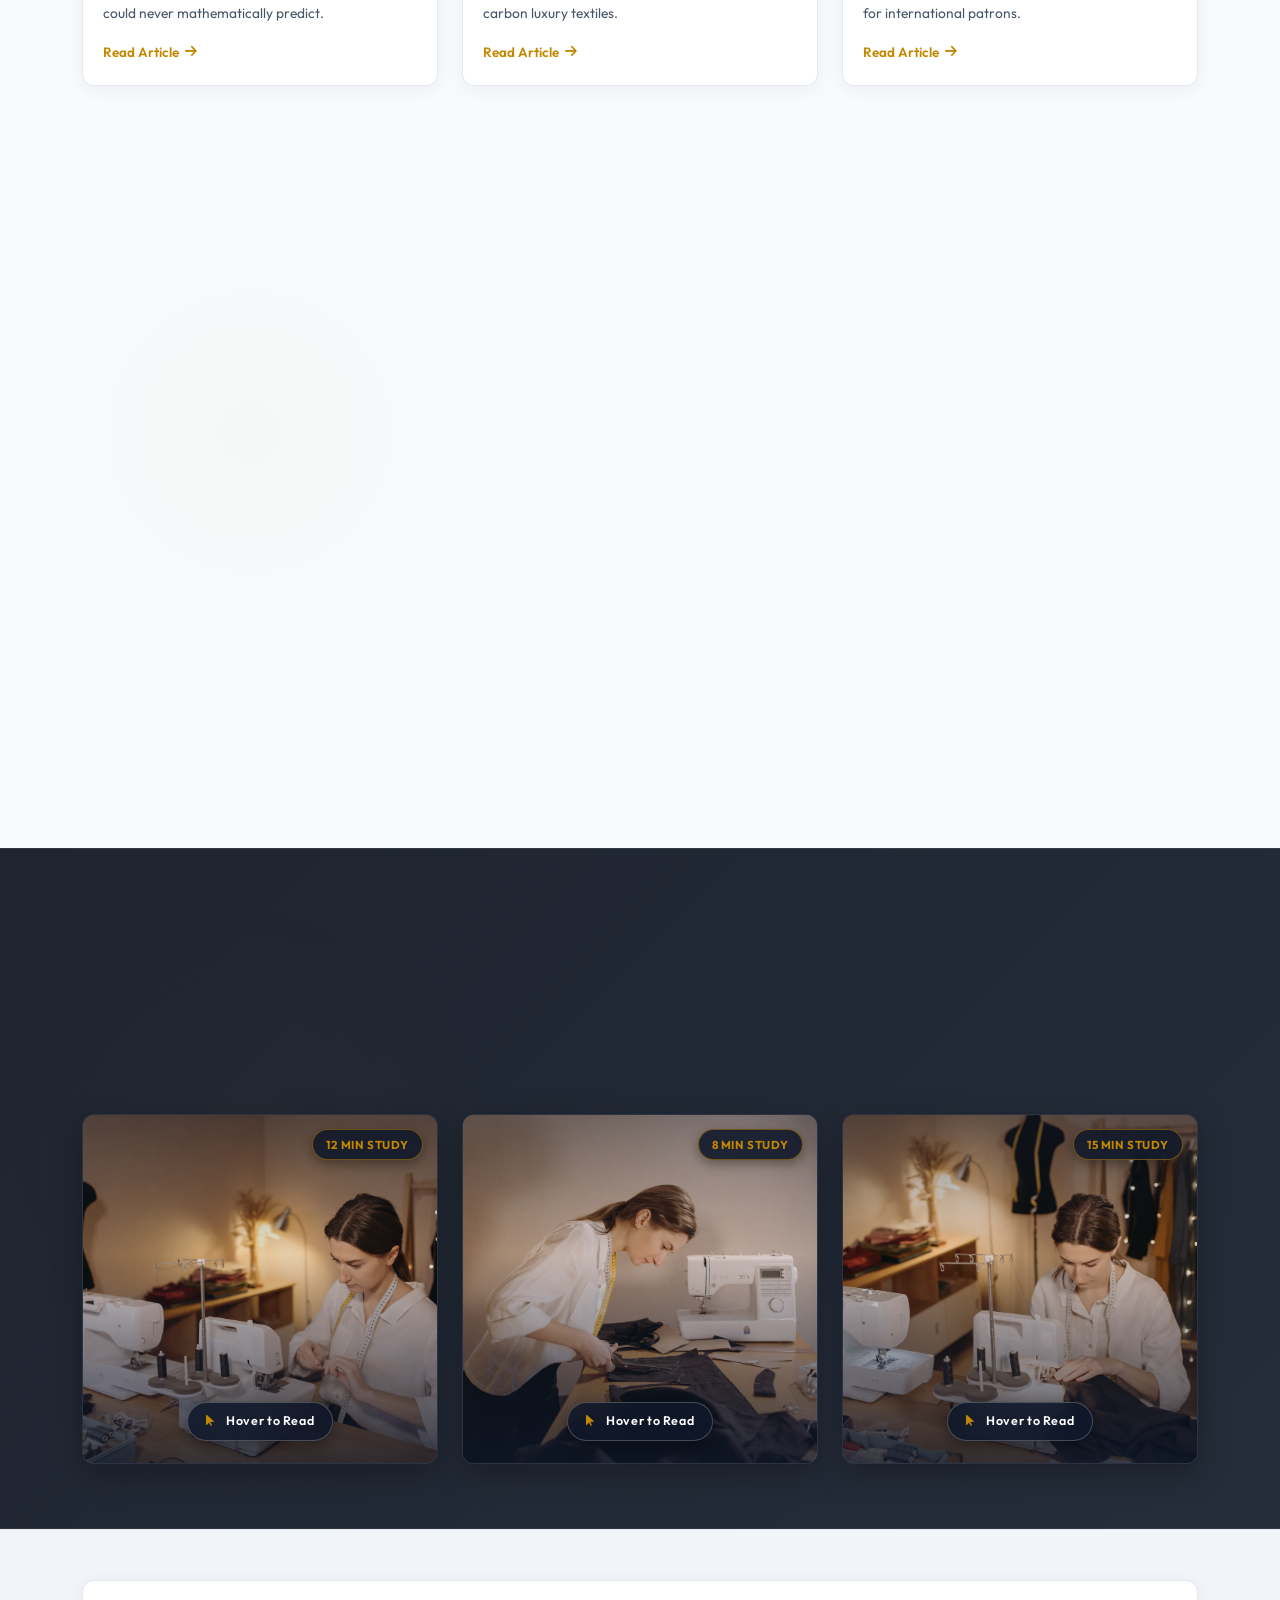
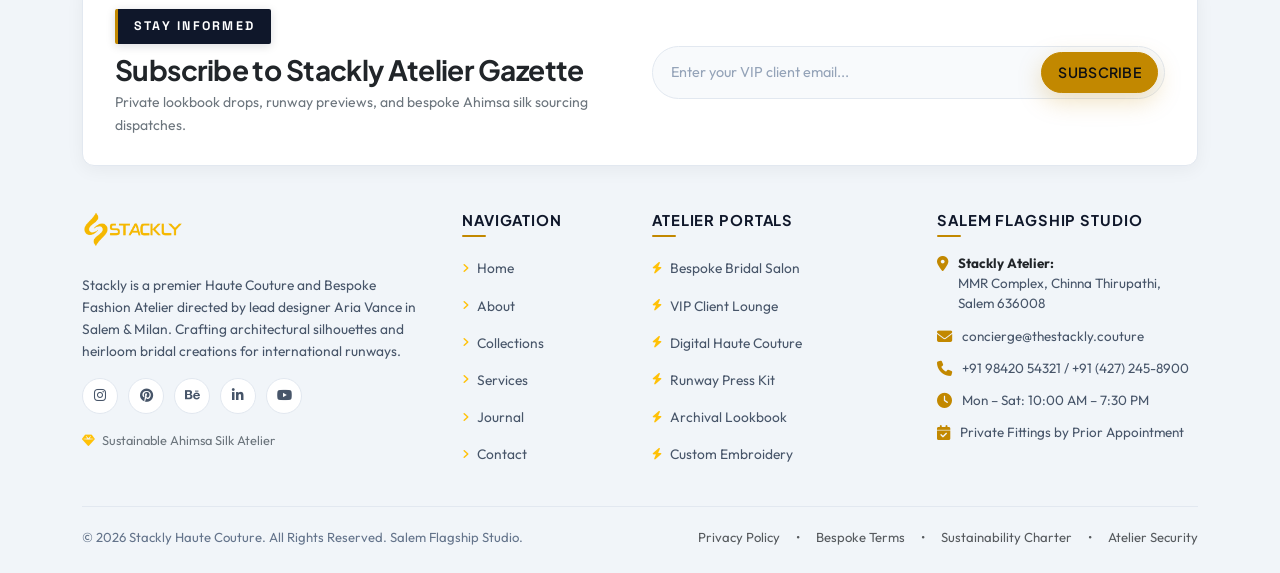
<file: blog.html>
<!DOCTYPE html>
<html lang="en">
<head>
  <meta charset="UTF-8">
  <meta name="viewport" content="width=device-width, initial-scale=1.0, viewport-fit=cover">
  <title>Fashion Journal &amp; Runway Dispatches | Stackly Haute Couture</title>
  <meta name="description" content="Editorial essays on couture draping, sustainable handloom silks, Milan runway notes, and 3D digital fashion by Aria Vance.">
  <link rel="icon" type="image/webp" href="assets/top-logo.webp">

  
  <link rel="preconnect" href="https://fonts.googleapis.com">
  <link rel="preconnect" href="https://fonts.gstatic.com" crossorigin>
  <link href="https://fonts.googleapis.com/css2?family=Outfit:wght@300;400;500;600;700;800&family=Plus+Jakarta+Sans:wght@400;500;600;700;800;900&family=Space+Grotesk:wght@500;700&display=swap" rel="stylesheet">
  <link rel="stylesheet" href="https://cdn.jsdelivr.net/npm/bootstrap@5.3.3/dist/css/bootstrap.min.css">
  <link rel="stylesheet" href="https://cdnjs.cloudflare.com/ajax/libs/font-awesome/6.6.0/css/all.min.css">
  <link rel="stylesheet" href="style.css">
</head>
<body>

  
  <div class="custom-cursor-dot" aria-hidden="true"></div>
  <div class="custom-cursor-ring" aria-hidden="true"></div>
  <div class="ambient-gold-glow ambient-glow-top-right"></div>
  <div class="ambient-gold-glow ambient-glow-bottom-left"></div>

  <!-- STACKLY HAUTE COUTURE PRELOADER ENGINE (Guaranteed < 2s Load) -->
  <div id="stackly-preloader" aria-label="Loading Page" role="status">
    <div class="preloader-backdrop"></div>
    <div class="preloader-content">
      <div class="preloader-circle-wrapper">
        <div class="circle-ring ring-outer-spin"></div>
        <div class="circle-ring ring-middle-pulse"></div>
        <div class="circle-ring ring-inner-orbit">
          <span class="orbit-dot"></span>
          <span class="orbit-dot orbit-dot-secondary"></span>
        </div>
        <div class="preloader-logo-box">
          <img src="assets/top-logo.webp" alt="Stackly Atelier" class="preloader-logo-img">
        </div>
      </div>
      <div class="preloader-brand-title">
        <span class="brand-name">STACKLY</span>
        <span class="brand-sub">HAUTE COUTURE & BESPOKE ATELIER</span>
      </div>
      <div class="preloader-bar-container">
        <div class="preloader-progress-track">
          <div class="preloader-progress-fill" id="preloader-progress-fill"></div>
        </div>
        <div class="preloader-meta d-flex justify-content-between align-items-center mt-2">
          <span id="preloader-status-text">INITIALIZING ATELIER ENVIRONMENT...</span>
          <span class="preloader-pct-badge"><span id="preloader-pct-num">0</span>%</span>
        </div>
      </div>
    </div>
  </div>

  <header class="site-header">
    <div class="header-container">
      <a href="index.html" class="brand-logo-wrap">
        <img src="assets/logo.webp" alt="Stackly Haute Couture" class="brand-logo-img">
      </a>
      <ul class="nav-desktop-links">
        <li><a href="index.html">Home</a></li>
        <li><a href="about.html">About</a></li>
        <li><a href="collections.html">Collections</a></li>
        <li><a href="services.html">Services</a></li>
        <li><a href="blog.html" class="active">Journal</a></li>
        <li><a href="contact.html">Contact</a></li>
      </ul>
      <div class="header-actions">
        <a href="signin.html" class="btn-gold-outline btn-sm btn-pill d-none d-md-inline-flex"><i class="fa-solid fa-lock text-warning me-1"></i> Sign In</a>
        <a href="contact.html" class="btn-gold btn-sm btn-pill header-cta-btn btn-book-fitting">Book Fitting</a>
        <button type="button" class="mobile-nav-toggle" aria-label="Open mobile navigation menu"><i class="fa-solid fa-bars"></i></button>
      </div>
    </div>
  </header>

  
  <div class="mobile-drawer-overlay"></div>
  <aside class="mobile-drawer">
    <div class="drawer-header">
      <a href="index.html" class="brand-logo-wrap">
        <img src="assets/logo.webp" alt="Stackly" class="brand-logo-img" style="height: 42px;">
      </a>
      <button type="button" class="mobile-drawer-close btn-close"></button>
    </div>
    <ul class="drawer-nav-list">
      <li><a href="index.html"><i class="fa-solid fa-house"></i> Home</a></li>
      <li><a href="about.html"><i class="fa-solid fa-user-tie"></i> About Designer</a></li>
      <li><a href="collections.html"><i class="fa-solid fa-vest"></i> Collections Lookbook</a></li>
      <li><a href="services.html"><i class="fa-solid fa-scissors"></i> Atelier Services</a></li>
      <li><a href="blog.html" class="active"><i class="fa-solid fa-newspaper"></i> Fashion Journal</a></li>
      <li><a href="contact.html"><i class="fa-solid fa-location-dot"></i> Salem Atelier Contact</a></li>
    </ul>
    <div class="drawer-footer">
      <a href="signin.html" class="btn-gold-outline w-100 text-center justify-content-center"><i class="fa-solid fa-lock text-warning me-1"></i> Sign In</a>
      <a href="contact.html" class="btn-gold w-100 text-center justify-content-center">Book Fitting</a>
    </div>
  </aside>

  <main>
    
    <section class="page-inner-hero hero-journal">
      <div class="inner-hero-content reveal-on-scroll">
        <span class="solonick-tag text-warning border-warning mb-3">SARTORIAL CHRONICLES &bull; DISPATCHES</span>
        <h1 class="hero-main-title">The Fashion <span class="yellow-accent-word">Journal</span></h1>
        <div class="yellow-accent-line center mb-3"></div>
        <p class="hero-subtitle">
          Perspectives on runway dynamics, architectural draping philosophy, sustainable Ahimsa silks, and backstage life at Stackly Atelier.
        </p>
        <div class="inner-hero-breadcrumbs">
          <a href="index.html"><i class="fa-solid fa-house me-1"></i> Home</a>
          <span class="breadcrumb-sep">&bull;</span>
          <span class="current-page">Fashion Journal</span>
        </div>
      </div>
    </section>

    
    <section class="py-5 mt-4">
      <div class="container">
        <div class="row align-items-center g-4 p-4 rounded-3 reveal-on-scroll" style="background: #ffffff; border: 1px solid var(--border-card); box-shadow: var(--shadow-card);">
          <div class="col-lg-6">
            <div class="overflow-hidden rounded-3" style="height: 340px;">
              <img src="assets/images/pexels-ron-lach-9850423.webp" alt="Milan Fashion Week Backstage" class="w-100 h-100" style="object-fit: cover; transition: transform 0.5s ease;">
            </div>
          </div>
          <div class="col-lg-6">
            <span class="badge-gold-subtle mb-2">FEATURED ESSAY &bull; RUNWAY NOTEBOOK</span>
            <h2 class="fw-bold mb-2" style="font-size: 1.6rem;">Backstage at Milan: The Architecture of Kinetic Silk</h2>
            <p class="text-secondary mb-3" style="font-size: 0.9rem; line-height: 1.6;">
              How our Autumn/Winter showcase redefined runway fluid movement. Exploring how high-twist raw silks behave under rapid catwalk illumination and spatial choreographies.
            </p>
            <div class="d-flex align-items-center gap-3 text-secondary small mb-3">
              <span><i class="fa-solid fa-user me-1 text-warning"></i> By Aria Vance</span>
              <span>&bull;</span>
              <span><i class="fa-solid fa-clock me-1 text-warning"></i> 6 Min Read</span>
              <span>&bull;</span>
              <span><i class="fa-solid fa-calendar me-1 text-warning"></i> October 2026</span>
            </div>
            <a href="404.html" class="btn-gold btn-sm">Read Full Dispatch</a>
          </div>
        </div>
      </div>
    </section>

    
    <section class="pb-5" id="curated-articles">
      <div class="container">
        
        <div class="text-center max-w-700 mx-auto mb-5 reveal-on-scroll">
          <span class="solonick-tag">CURATED ARTICLES &amp; ESSAYS</span>
          <h2 class="display-6 fw-bold text-dark mb-2">Atelier Chronicles &amp; <span class="yellow-accent-word">Design Essays</span></h2>
          <div class="yellow-accent-line center mb-3"></div>
          <p class="text-secondary small mb-0">In-depth research on bespoke silhouette engineering, ethical Ahimsa silk, and cutting-edge haute couture craftsmanship.</p>
        </div>

        <div class="row g-4">
          
          <div class="col-md-6 col-lg-4 reveal-on-scroll">
            <article class="blog-editorial-card">
              <div class="blog-thumb-wrap">
                <img src="assets/images/pexels-pavel-danilyuk-6461092.webp" alt="Draping Principles">
              </div>
              <div class="blog-card-body">
                <div class="blog-card-meta">
                  <span>ATELIER CRAFT</span> &bull; <span>5 MIN READ</span>
                </div>
                <h4 class="blog-card-title">The Geometry of French Moulage &amp; Corsetry</h4>
                <p class="blog-card-desc">
                  Why draping directly onto 3D dress forms produces organic drape lines that 2D flat patterns could never mathematically predict.
                </p>
                <a href="404.html" class="blog-card-link mt-auto">Read Article <i class="fa-solid fa-arrow-right"></i></a>
              </div>
            </article>
          </div>

          
          <div class="col-md-6 col-lg-4 reveal-on-scroll" style="transition-delay: 0.1s;">
            <article class="blog-editorial-card">
              <div class="blog-thumb-wrap">
                <img src="assets/images/blog_3.webp" alt="Sustainable Silk Weaving">
              </div>
              <div class="blog-card-body">
                <div class="blog-card-meta">
                  <span>SUSTAINABILITY</span> &bull; <span>7 MIN READ</span>
                </div>
                <h4 class="blog-card-title">Salem Handlooms &amp; Ahimsa Silk Revolution</h4>
                <p class="blog-card-desc">
                  Championing cruelty-free cocoons and historic master weavers in Tamil Nadu to craft zero-carbon luxury textiles.
                </p>
                <a href="404.html" class="blog-card-link mt-auto">Read Article <i class="fa-solid fa-arrow-right"></i></a>
              </div>
            </article>
          </div>

          
          <div class="col-md-6 col-lg-4 reveal-on-scroll" style="transition-delay: 0.2s;">
            <article class="blog-editorial-card">
              <div class="blog-thumb-wrap">
                <img src="assets/images/pexels-pavel-danilyuk-6461310.webp" alt="3D Digital Garments">
              </div>
              <div class="blog-card-body">
                <div class="blog-card-meta">
                  <span>DIGITAL FASHION</span> &bull; <span>4 MIN READ</span>
                </div>
                <h4 class="blog-card-title">Zero-Waste Prototyping With Parametric Avatars</h4>
                <p class="blog-card-desc">
                  How virtual cloth simulation eliminates physical fabric prototypes while elevating fitting accuracy for international patrons.
                </p>
                <a href="404.html" class="blog-card-link mt-auto">Read Article <i class="fa-solid fa-arrow-right"></i></a>
              </div>
            </article>
          </div>
        </div>
      </div>
    </section>

    
    <section class="py-5 position-relative" id="backstage-dispatches">
      <div class="ambient-gold-glow ambient-glow-top-left" style="opacity: 0.16;"></div>
      <div class="container py-3">
        <div class="text-center max-w-700 mx-auto mb-5 reveal-on-scroll">
          <span class="solonick-tag">EXCLUSIVE BACKSTAGE ACCESS</span>
          <h2 class="display-6 fw-bold text-dark mb-2">Runway Dispatches &amp; <span class="yellow-accent-word">Atelier Films</span></h2>
          <div class="yellow-accent-line center mb-3"></div>
          <p class="text-secondary small mb-0">Behind-the-scenes cinematography and unscripted photo journals capturing the frantic elegance moments before runway spotlights illuminate.</p>
        </div>

        <div class="row g-4 align-items-stretch">
          
          <div class="col-lg-7 reveal-on-scroll">
            <div class="dispatch-video-card">
              <img src="assets/images/runway_7.webp" alt="Milan Runway Showreel" class="dispatch-video-bg">
              <div class="dispatch-video-overlay">
                <div>
                  <span class="solonick-tag text-warning border-warning">LIVE REEL &bull; MILAN 2026</span>
                  <h3 class="text-white fw-bold mt-2" style="font-size: 1.35rem;">Couture in Motion: The Milan Runway Presentation</h3>
                </div>
                <div class="dispatch-play-btn video-play-trigger" data-video="assets/hero.mp4" aria-label="Play Runway Video">
                  <i class="fa-solid fa-play"></i>
                </div>
                <div class="d-flex justify-content-between align-items-center text-white-50 small">
                  <span><i class="fa-solid fa-clock me-1 text-warning"></i> 4:25 Cinematic Cut</span>
                  <span><i class="fa-solid fa-volume-high me-1 text-warning"></i> 4K Stereo Sound</span>
                </div>
              </div>
            </div>
          </div>

          
          <div class="col-lg-5">
            <div class="d-flex flex-column gap-3 h-100 justify-content-between">
              
              <div class="dispatch-mini-card reveal-on-scroll">
                <div class="dispatch-mini-img-wrap">
                  <img src="assets/images/runway_8.webp" alt="Final Fitting Seconds">
                </div>
                <div class="dispatch-mini-body">
                  <span class="text-warning small fw-bold text-uppercase mb-1">POLAROID ARCHIVE</span>
                  <h4 class="fs-6 fw-bold text-dark mb-1">Final 60 Seconds: Pins &amp; Toiles</h4>
                  <p class="text-secondary small mb-0">Micro-adjustments by our head draper seconds before the runway curtain rise.</p>
                </div>
              </div>

              
              <div class="dispatch-mini-card reveal-on-scroll" style="transition-delay: 0.1s;">
                <div class="dispatch-mini-img-wrap">
                  <img src="assets/images/pexels-pavel-danilyuk-6461195.webp" alt="Atelier Midnight Diary">
                </div>
                <div class="dispatch-mini-body">
                  <span class="text-warning small fw-bold text-uppercase mb-1">MIDNIGHT JOURNAL</span>
                  <h4 class="fs-6 fw-bold text-dark mb-1">72 Hours in Salem: Silk Train</h4>
                  <p class="text-secondary small mb-0">Master weavers completing the bridal heirloom cape ahead of departure.</p>
                </div>
              </div>

              
              <div class="dispatch-mini-card reveal-on-scroll" style="transition-delay: 0.2s;">
                <div class="dispatch-mini-img-wrap">
                  <img src="assets/images/runway_4.webp" alt="Runway Lighting & Scenography">
                </div>
                <div class="dispatch-mini-body">
                  <span class="text-warning small fw-bold text-uppercase mb-1">RUNWAY SCENOGRAPHY</span>
                  <h4 class="fs-6 fw-bold text-dark mb-1">Catwalk Light: 5000K Beams</h4>
                  <p class="text-secondary small mb-0">Calibrated spotlights enhancing Ahimsa silk in motion on the runway.</p>
                </div>
              </div>
            </div>
          </div>
        </div>
      </div>
    </section>

    
    <section class="py-5 section-dark-slate position-relative" id="textile-masterclasses">
      <div class="ambient-gold-glow ambient-glow-bottom-right" style="opacity: 0.16;"></div>
      <div class="container py-3 position-relative" style="z-index: 2;">
        <div class="text-center max-w-700 mx-auto mb-5 reveal-on-scroll">
          <span class="solonick-tag">CRAFT &amp; TECHNIQUE ARCHIVE</span>
          <h2 class="display-6 fw-bold text-white mb-2">Textile Deep-Dives &amp; <span class="yellow-accent-word">Silk Sourcing</span></h2>
          <div class="yellow-accent-line center mb-3"></div>
          <p class="text-secondary small mb-0">Masterclasses authored by our atelier guild on sustainable silk entomology, historic wire embroidery, and architectural bias moulage.</p>
        </div>

        <div class="row g-4">
          
          <div class="col-lg-4 col-md-6 reveal-on-scroll">
            <div class="masterclass-card">
              <img src="assets/images/pexels-pavel-danilyuk-6461116.webp" alt="Ahimsa Silk Anatomy" class="masterclass-bg-img">
              <div class="masterclass-scrim"></div>
              <span class="masterclass-read-time">12 MIN STUDY</span>
              
              <div class="masterclass-hover-hint">
                <span class="masterclass-hover-hint-badge">
                  <i class="fa-solid fa-arrow-pointer me-1"></i>
                  <span class="hint-text-desktop d-none d-lg-inline">Hover to Read</span>
                  <span class="hint-text-mobile d-inline d-lg-none">Click to Read</span>
                </span>
              </div>

              <div class="masterclass-content-overlay">
                <div class="masterclass-tag">FIBER ENTOMOLOGY</div>
                <h3 class="masterclass-title">Salem Mulberry vs Wild Tussar: The Ahimsa Silk Anatomy</h3>
                <p class="masterclass-desc">An empirical comparison of tensile strength, micro-texture refraction, and the cruelty-free hatching lifecycle of non-violent silkworms.</p>
                <div class="masterclass-footer">
                  <span class="masterclass-author"><i class="fa-solid fa-feather text-warning"></i> Aria Vance</span>
                  <a href="404.html" class="masterclass-link-btn">Read Paper <i class="fa-solid fa-arrow-right"></i></a>
                </div>
              </div>
            </div>
          </div>

          
          <div class="col-lg-4 col-md-6 reveal-on-scroll" style="transition-delay: 0.1s;">
            <div class="masterclass-card">
              <img src="assets/images/pexels-pavel-danilyuk-6461121.webp" alt="Pure Silver Gilt Bouillon" class="masterclass-bg-img">
              <div class="masterclass-scrim"></div>
              <span class="masterclass-read-time">8 MIN STUDY</span>
              
              <div class="masterclass-hover-hint">
                <span class="masterclass-hover-hint-badge">
                  <i class="fa-solid fa-arrow-pointer me-1"></i>
                  <span class="hint-text-desktop d-none d-lg-inline">Hover to Read</span>
                  <span class="hint-text-mobile d-inline d-lg-none">Click to Read</span>
                </span>
              </div>

              <div class="masterclass-content-overlay">
                <div class="masterclass-tag">HERITAGE EMBROIDERY</div>
                <h3 class="masterclass-title">The Revival of Antique Zardozi: Pure Silver Gilt Bouillon</h3>
                <p class="masterclass-desc">How our Salem artisans preserve Mughal-era ari couching techniques using real 92.5 silver wire spun on traditional wooden twisters.</p>
                <div class="masterclass-footer">
                  <span class="masterclass-author"><i class="fa-solid fa-gem text-warning"></i> Ananya Rajan</span>
                  <a href="404.html" class="masterclass-link-btn">Read Paper <i class="fa-solid fa-arrow-right"></i></a>
                </div>
              </div>
            </div>
          </div>

          
          <div class="col-lg-4 col-md-6 reveal-on-scroll" style="transition-delay: 0.2s;">
            <div class="masterclass-card">
              <img src="assets/images/pexels-pavel-danilyuk-6461161.webp" alt="Geometric Bias Moulage" class="masterclass-bg-img">
              <div class="masterclass-scrim"></div>
              <span class="masterclass-read-time">15 MIN STUDY</span>
              
              <div class="masterclass-hover-hint">
                <span class="masterclass-hover-hint-badge">
                  <i class="fa-solid fa-arrow-pointer me-1"></i>
                  <span class="hint-text-desktop d-none d-lg-inline">Hover to Read</span>
                  <span class="hint-text-mobile d-inline d-lg-none">Click to Read</span>
                </span>
              </div>

              <div class="masterclass-content-overlay">
                <div class="masterclass-tag">FRENCH MOULAGE</div>
                <h3 class="masterclass-title">Zero-Waste Moulage: Geometric Draping on the 45° Bias</h3>
                <p class="masterclass-desc">Mathematical calculation of grainline tension to create gravity-defying sculptural volume without creating a single centimeter of scrap cloth.</p>
                <div class="masterclass-footer">
                  <span class="masterclass-author"><i class="fa-solid fa-scissors text-warning"></i> Jean-Luc Moreau</span>
                  <a href="404.html" class="masterclass-link-btn">Read Paper <i class="fa-solid fa-arrow-right"></i></a>
                </div>
              </div>
            </div>
          </div>
        </div>
      </div>
    </section>
  </main>

  
  
  <footer class="site-footer">
    <div class="container">
      
      <div class="footer-newsletter-box">
        <div class="row align-items-center g-4">
          <div class="col-lg-6">
            <span class="solonick-tag mb-2">STAY INFORMED</span>
            <h3 class="fw-bold text-dark mb-1">Subscribe to Stackly Atelier Gazette</h3>
            <p class="text-secondary small mb-0">Private lookbook drops, runway previews, and bespoke Ahimsa silk sourcing dispatches.</p>
          </div>
          <div class="col-lg-6">
            <form class="footer-newsletter-input-group" onsubmit="event.preventDefault(); window.location.href='404.html';">
              <input type="email" placeholder="Enter your VIP client email..." required>
              <button type="submit" class="btn-gold py-2 px-3">
                <span>Subscribe</span>
              </button>
            </form>
          </div>
        </div>
      </div>

      <div class="row g-4 footer-top">
        <div class="col-lg-4 col-md-6">
          <a href="index.html" class="d-inline-block mb-2">
            <img src="assets/logo.webp" alt="Stackly Haute Couture" class="brand-logo-img" style="height: 36px;">
          </a>
          <p class="footer-brand-desc mb-3">
            Stackly is a premier Haute Couture and Bespoke Fashion Atelier directed by lead designer Aria Vance in Salem &amp; Milan. Crafting architectural silhouettes and heirloom bridal creations for international runways.
          </p>
          <div class="footer-social-links">
            <a href="404.html" class="footer-social-icon" aria-label="Instagram"><i class="fa-brands fa-instagram"></i></a>
            <a href="404.html" class="footer-social-icon" aria-label="Pinterest"><i class="fa-brands fa-pinterest"></i></a>
            <a href="404.html" class="footer-social-icon" aria-label="Behance"><i class="fa-brands fa-behance"></i></a>
            <a href="404.html" class="footer-social-icon" aria-label="LinkedIn"><i class="fa-brands fa-linkedin-in"></i></a>
            <a href="404.html" class="footer-social-icon" aria-label="YouTube"><i class="fa-brands fa-youtube"></i></a>
          </div>
          <div class="text-secondary small mt-3" style="font-size: 0.8rem;">
            <i class="fa-solid fa-gem text-warning me-1"></i> Sustainable Ahimsa Silk Atelier
          </div>
        </div>

        <div class="col-6 col-md-6 col-lg-2">
          <h4 class="footer-title">Navigation</h4>
          <ul class="footer-links-list">
            <li><a href="index.html"><i class="fa-solid fa-angle-right me-2 text-warning"></i>Home</a></li>
            <li><a href="about.html"><i class="fa-solid fa-angle-right me-2 text-warning"></i>About</a></li>
            <li><a href="collections.html"><i class="fa-solid fa-angle-right me-2 text-warning"></i>Collections</a></li>
            <li><a href="services.html"><i class="fa-solid fa-angle-right me-2 text-warning"></i>Services</a></li>
            <li><a href="blog.html"><i class="fa-solid fa-angle-right me-2 text-warning"></i>Journal</a></li>
            <li><a href="contact.html"><i class="fa-solid fa-angle-right me-2 text-warning"></i>Contact</a></li>
          </ul>
        </div>

        <div class="col-6 col-md-6 col-lg-3">
          <h4 class="footer-title">Atelier Portals</h4>
          <ul class="footer-links-list">
            <li><a href="404.html"><i class="fa-solid fa-bolt me-2 text-warning"></i>Bespoke Bridal Salon</a></li>
            <li><a href="404.html"><i class="fa-solid fa-bolt me-2 text-warning"></i>VIP Client Lounge</a></li>
            <li><a href="404.html"><i class="fa-solid fa-bolt me-2 text-warning"></i>Digital Haute Couture</a></li>
            <li><a href="404.html"><i class="fa-solid fa-bolt me-2 text-warning"></i>Runway Press Kit</a></li>
            <li><a href="404.html"><i class="fa-solid fa-bolt me-2 text-warning"></i>Archival Lookbook</a></li>
            <li><a href="404.html"><i class="fa-solid fa-bolt me-2 text-warning"></i>Custom Embroidery</a></li>
          </ul>
        </div>

        <div class="col-lg-3 col-md-6">
          <h4 class="footer-title">Salem Flagship Studio</h4>
          <div class="footer-contact-item">
            <i class="fa-solid fa-location-dot"></i>
            <div>
              <strong class="text-dark">Stackly Atelier:</strong><br>
              MMR Complex, Chinna Thirupathi, Salem 636008
            </div>
          </div>
          <div class="footer-contact-item">
            <i class="fa-solid fa-envelope"></i>
            <div>concierge@thestackly.couture</div>
          </div>
          <div class="footer-contact-item">
            <i class="fa-solid fa-phone"></i>
            <div>+91 98420 54321 / +91 (427) 245-8900</div>
          </div>
          <div class="footer-contact-item">
            <i class="fa-solid fa-clock"></i>
            <div>Mon &ndash; Sat: 10:00 AM &ndash; 7:30 PM</div>
          </div>
          <div class="footer-contact-item mb-0">
            <i class="fa-solid fa-calendar-check"></i>
            <div>Private Fittings by Prior Appointment</div>
          </div>
        </div>
      </div>

      <div class="footer-bottom d-flex flex-wrap justify-content-between align-items-center">
        <div>&copy; 2026 Stackly Haute Couture. All Rights Reserved. Salem Flagship Studio.</div>
        <div class="d-flex flex-wrap gap-2 gap-sm-3 footer-bottom-links">
          <a href="404.html" class="text-muted">Privacy Policy</a>
          <span class="text-muted">&bull;</span>
          <a href="404.html" class="text-muted">Bespoke Terms</a>
          <span class="text-muted">&bull;</span>
          <a href="404.html" class="text-muted">Sustainability Charter</a>
          <span class="text-muted">&bull;</span>
          <a href="404.html" class="text-muted">Atelier Security</a>
        </div>
      </div>
    </div>
  </footer>

  
  <div class="custom-modal-backdrop" id="videoModal">
    <div class="custom-modal-box video-modal-box">
      <button type="button" class="modal-close-btn" aria-label="Close modal"><i class="fa-solid fa-xmark"></i></button>
      <div class="modal-video-header mb-2 pe-4">
        <span class="solonick-tag mb-1">OFFICIAL SHOW REEL</span>
        <h3 class="text-dark mb-0 fs-5">Aria Vance Couture &bull; Runway Show Reel</h3>
      </div>
      <div class="ratio ratio-16x9 rounded-3 overflow-hidden bg-black shadow modal-video-frame">
        <video id="runwayVideoPlayer" controls playsinline preload="metadata" class="w-100 h-100 rounded-3">
          <source src="assets/hero.mp4" type="video/mp4">
          Your browser does not support HTML5 video.
        </video>
      </div>
      <p class="text-secondary small mt-2 mb-0">
        Streamed live from our Salem atelier and international runway debuts, featuring bespoke handcrafted couture mastery.
      </p>
    </div>
  </div>

  <script src="https://cdn.jsdelivr.net/npm/bootstrap@5.3.3/dist/js/bootstrap.bundle.min.js"></script>
  <script src="main.js"></script>
</body>
</html>
</file>
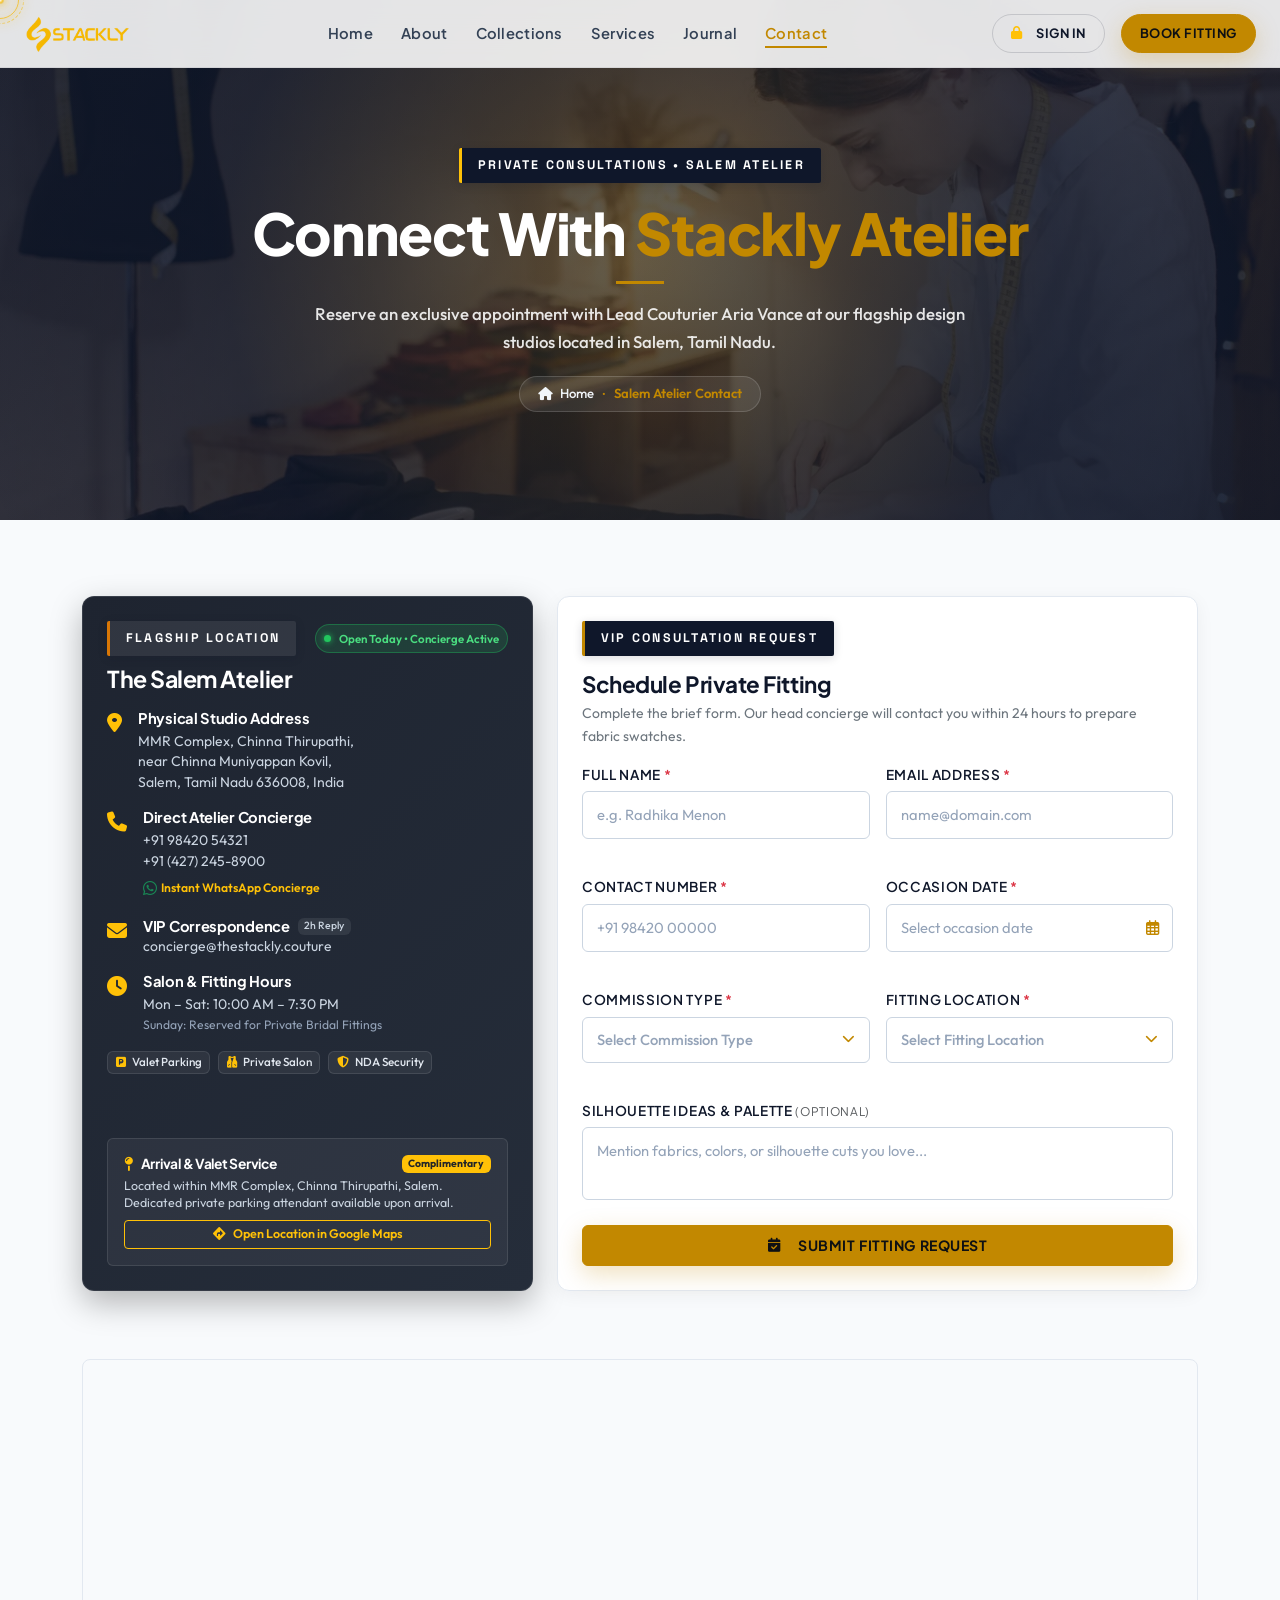
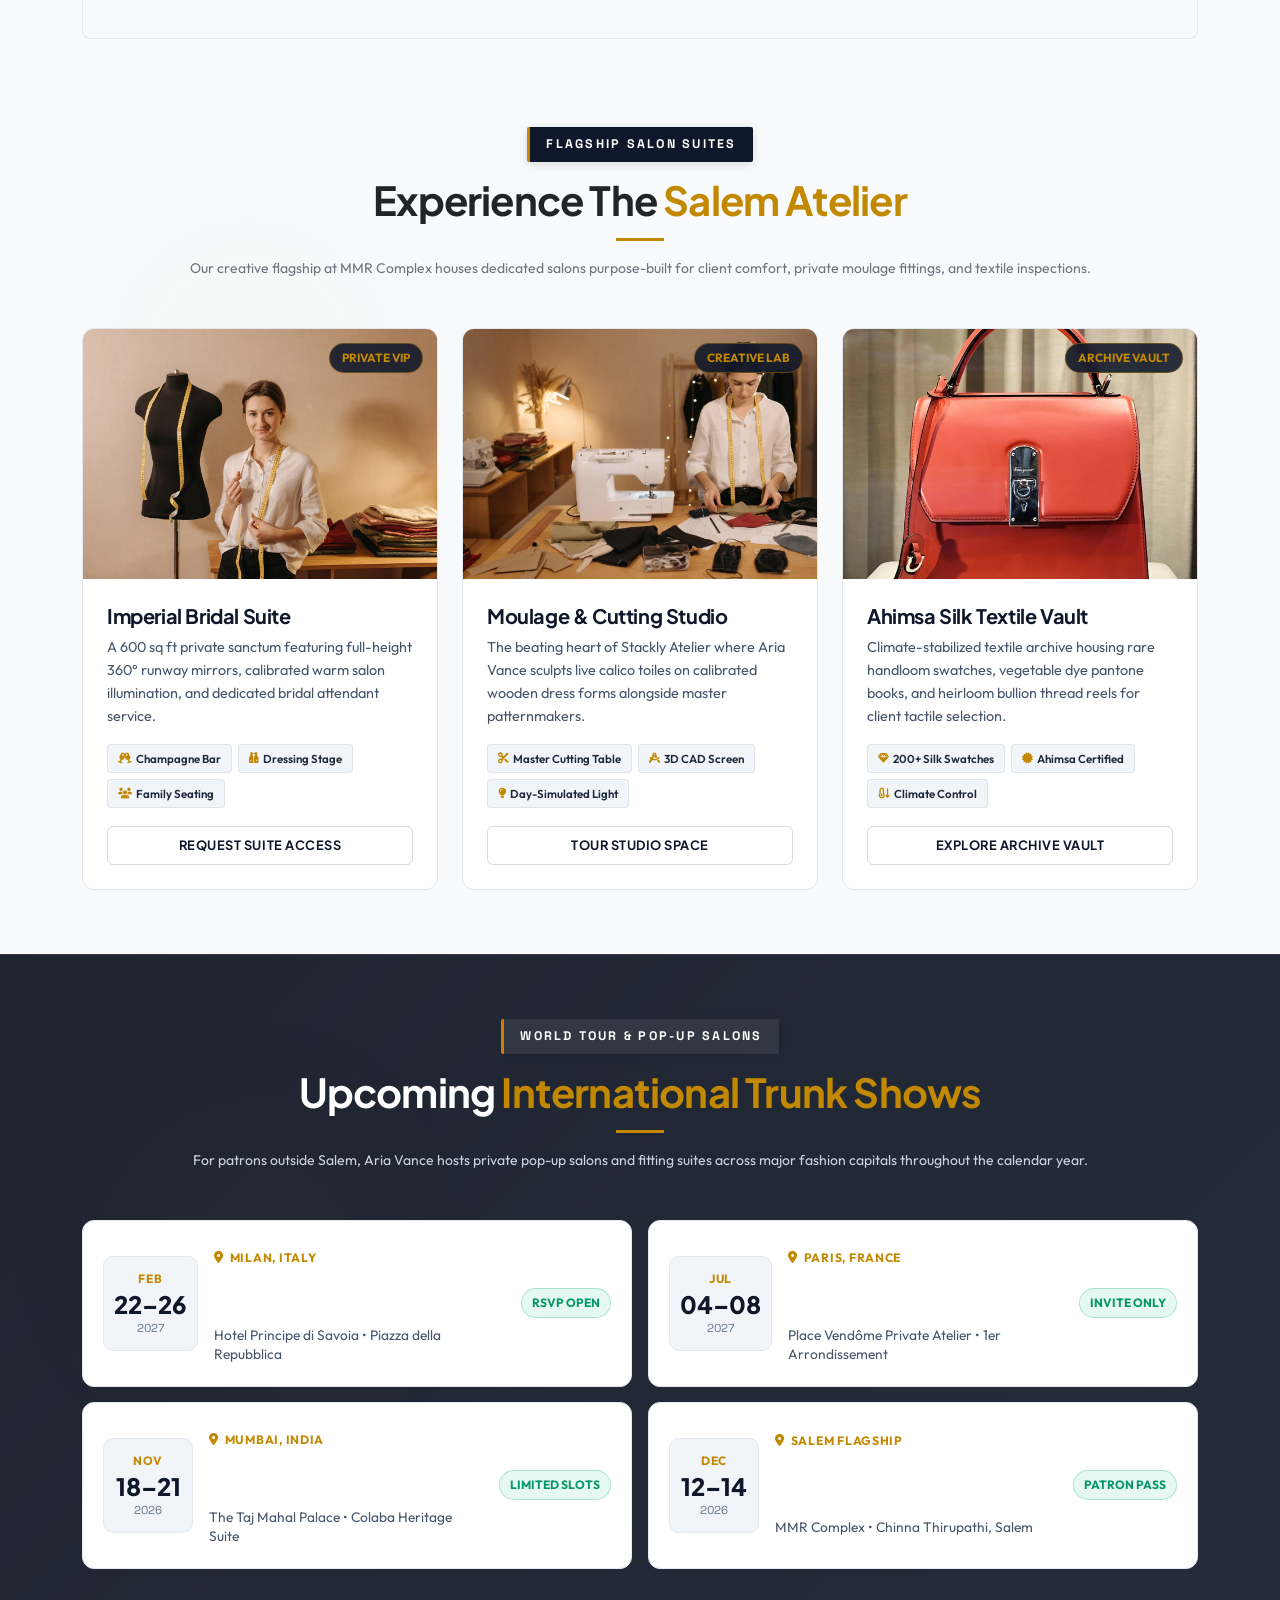
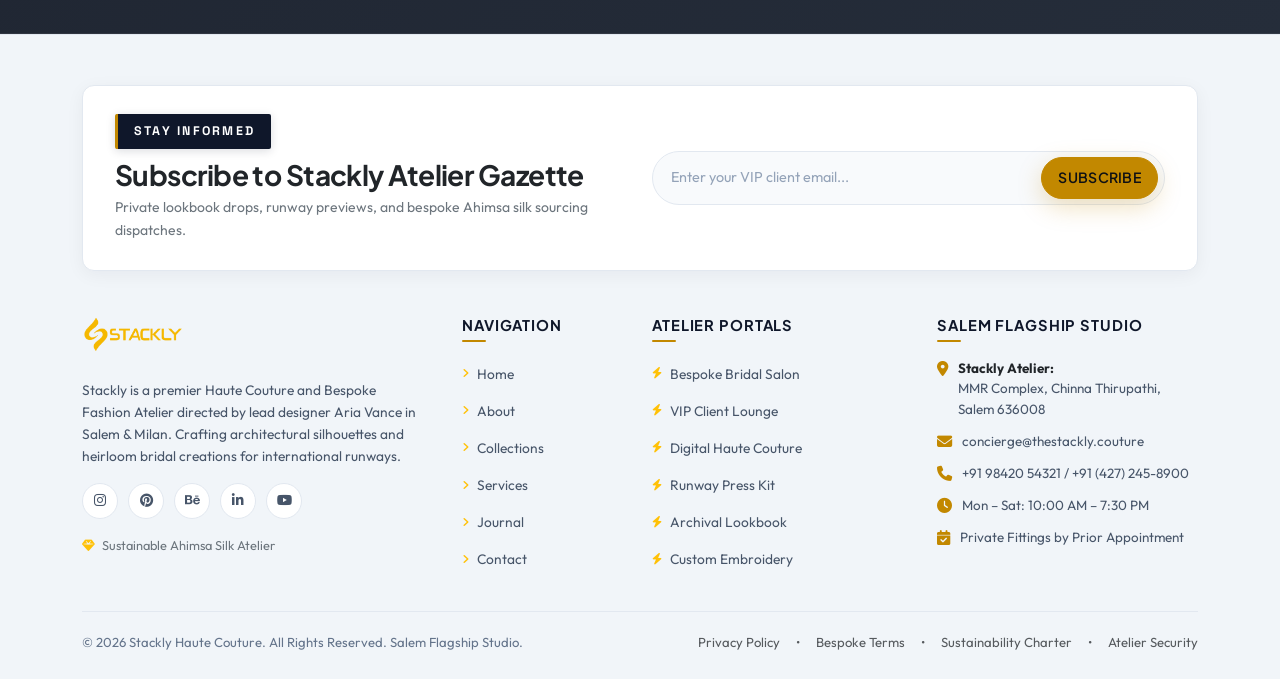
<file: contact.html>
<!DOCTYPE html>
<html lang="en">
<head>
  <meta charset="UTF-8">
  <meta name="viewport" content="width=device-width, initial-scale=1.0, viewport-fit=cover">
  <title>Contact Atelier &amp; Book Fitting | Stackly Fashion Designer Salem</title>
  <meta name="description" content="Book a private fitting at Stackly Atelier at MMR Complex, Chinna Thirupathi, Salem. Bespoke bridal, haute couture, and styling consultations.">
  <link rel="icon" type="image/webp" href="assets/top-logo.webp">

  
  <link rel="preconnect" href="https://fonts.googleapis.com">
  <link rel="preconnect" href="https://fonts.gstatic.com" crossorigin>
  <link href="https://fonts.googleapis.com/css2?family=Outfit:wght@300;400;500;600;700;800&family=Plus+Jakarta+Sans:wght@400;500;600;700;800;900&family=Space+Grotesk:wght@500;700&display=swap" rel="stylesheet">
  <link rel="stylesheet" href="https://cdn.jsdelivr.net/npm/bootstrap@5.3.3/dist/css/bootstrap.min.css">
  <link rel="stylesheet" href="https://cdnjs.cloudflare.com/ajax/libs/font-awesome/6.6.0/css/all.min.css">
  <link rel="stylesheet" href="style.css">
</head>
<body class="contact-page">

  
  <div class="custom-cursor-dot" aria-hidden="true"></div>
  <div class="custom-cursor-ring" aria-hidden="true"></div>
  <div class="ambient-gold-glow ambient-glow-top-right"></div>
  <div class="ambient-gold-glow ambient-glow-bottom-left"></div>

  <!-- STACKLY HAUTE COUTURE PRELOADER ENGINE (Guaranteed < 2s Load) -->
  <div id="stackly-preloader" aria-label="Loading Page" role="status">
    <div class="preloader-backdrop"></div>
    <div class="preloader-content">
      <div class="preloader-circle-wrapper">
        <div class="circle-ring ring-outer-spin"></div>
        <div class="circle-ring ring-middle-pulse"></div>
        <div class="circle-ring ring-inner-orbit">
          <span class="orbit-dot"></span>
          <span class="orbit-dot orbit-dot-secondary"></span>
        </div>
        <div class="preloader-logo-box">
          <img src="assets/top-logo.webp" alt="Stackly Atelier" class="preloader-logo-img">
        </div>
      </div>
      <div class="preloader-brand-title">
        <span class="brand-name">STACKLY</span>
        <span class="brand-sub">HAUTE COUTURE & BESPOKE ATELIER</span>
      </div>
      <div class="preloader-bar-container">
        <div class="preloader-progress-track">
          <div class="preloader-progress-fill" id="preloader-progress-fill"></div>
        </div>
        <div class="preloader-meta d-flex justify-content-between align-items-center mt-2">
          <span id="preloader-status-text">INITIALIZING ATELIER ENVIRONMENT...</span>
          <span class="preloader-pct-badge"><span id="preloader-pct-num">0</span>%</span>
        </div>
      </div>
    </div>
  </div>

  <header class="site-header">
    <div class="header-container">
      <a href="index.html" class="brand-logo-wrap">
        <img src="assets/logo.webp" alt="Stackly Haute Couture" class="brand-logo-img">
      </a>
      <ul class="nav-desktop-links">
        <li><a href="index.html">Home</a></li>
        <li><a href="about.html">About</a></li>
        <li><a href="collections.html">Collections</a></li>
        <li><a href="services.html">Services</a></li>
        <li><a href="blog.html">Journal</a></li>
        <li><a href="contact.html" class="active">Contact</a></li>
      </ul>
      <div class="header-actions">
        <a href="signin.html" class="btn-gold-outline btn-sm btn-pill d-none d-md-inline-flex"><i class="fa-solid fa-lock text-warning me-1"></i> Sign In</a>
        <a href="#appointmentForm" class="btn-gold btn-sm btn-pill header-cta-btn btn-book-fitting">Book Fitting</a>
        <button type="button" class="mobile-nav-toggle" aria-label="Open mobile navigation menu"><i class="fa-solid fa-bars"></i></button>
      </div>
    </div>
  </header>

  
  <div class="mobile-drawer-overlay"></div>
  <aside class="mobile-drawer">
    <div class="drawer-header">
      <a href="index.html" class="brand-logo-wrap">
        <img src="assets/logo.webp" alt="Stackly" class="brand-logo-img" style="height: 42px;">
      </a>
      <button type="button" class="mobile-drawer-close btn-close"></button>
    </div>
    <ul class="drawer-nav-list">
      <li><a href="index.html"><i class="fa-solid fa-house"></i> Home</a></li>
      <li><a href="about.html"><i class="fa-solid fa-user-tie"></i> About Designer</a></li>
      <li><a href="collections.html"><i class="fa-solid fa-vest"></i> Collections Lookbook</a></li>
      <li><a href="services.html"><i class="fa-solid fa-scissors"></i> Atelier Services</a></li>
      <li><a href="blog.html"><i class="fa-solid fa-newspaper"></i> Fashion Journal</a></li>
      <li><a href="contact.html" class="active"><i class="fa-solid fa-location-dot"></i> Salem Atelier Contact</a></li>
    </ul>
    <div class="drawer-footer">
      <a href="signin.html" class="btn-gold-outline w-100 text-center justify-content-center"><i class="fa-solid fa-lock text-warning me-1"></i> Sign In</a>
      <a href="#appointmentForm" class="btn-gold w-100 text-center justify-content-center">Book Fitting</a>
    </div>
  </aside>

  <main>
    
    <section class="page-inner-hero hero-contact">
      <div class="inner-hero-content reveal-on-scroll">
        <span class="solonick-tag text-warning border-warning mb-3">PRIVATE CONSULTATIONS &bull; SALEM ATELIER</span>
        <h1 class="hero-main-title">Connect With <span class="yellow-accent-word">Stackly Atelier</span></h1>
        <div class="yellow-accent-line center mb-3"></div>
        <p class="hero-subtitle">
          Reserve an exclusive appointment with Lead Couturier Aria Vance at our flagship design studios located in Salem, Tamil Nadu.
        </p>
        <div class="inner-hero-breadcrumbs">
          <a href="index.html"><i class="fa-solid fa-house me-1"></i> Home</a>
          <span class="breadcrumb-sep">&bull;</span>
          <span class="current-page">Salem Atelier Contact</span>
        </div>
      </div>
    </section>

    
    <section class="contact-details-form-section" id="appointment-booking-section">
      <div class="container">
        <div class="row g-4 align-items-stretch">
          
          <div class="col-lg-5 reveal-on-scroll">
            <div class="section-dark-slate contact-flagship-card p-4 p-md-4 rounded-3 h-100 d-flex flex-column justify-content-between">
              <div>
                <div class="d-flex align-items-center justify-content-between flex-wrap gap-2 mb-2">
                  <span class="solonick-tag mb-0">FLAGSHIP LOCATION</span>
                  <span class="d-inline-flex align-items-center gap-2 px-2 py-1 rounded-pill" style="background: rgba(34, 197, 94, 0.15); border: 1px solid rgba(34, 197, 94, 0.35); font-size: 0.72rem; color: #4ade80; font-weight: 600;">
                    <span style="width: 7px; height: 7px; background: #22c55e; border-radius: 50%; box-shadow: 0 0 6px #22c55e;"></span> Open Today &bull; Concierge Active
                  </span>
                </div>
                <h2 class="text-white fw-bold mb-3" style="font-size: 1.45rem;">The Salem Atelier</h2>

                
                <div class="d-flex gap-3 mb-3">
                  <i class="fa-solid fa-location-dot text-warning fs-5 mt-1 flex-shrink-0"></i>
                  <div>
                    <h6 class="text-white mb-1" style="font-size: 0.92rem;">Physical Studio Address</h6>
                    <p class="text-secondary small mb-0" style="line-height: 1.45;">
                      MMR Complex, Chinna Thirupathi,<br>
                      near Chinna Muniyappan Kovil,<br>
                      Salem, Tamil Nadu 636008, India
                    </p>
                  </div>
                </div>

                
                <div class="d-flex gap-3 mb-3">
                  <i class="fa-solid fa-phone text-warning fs-5 mt-1 flex-shrink-0"></i>
                  <div>
                    <h6 class="text-white mb-1" style="font-size: 0.92rem;">Direct Atelier Concierge</h6>
                    <p class="text-secondary small mb-1" style="line-height: 1.45;">+91 98420 54321<br>+91 (427) 245-8900</p>
                    <a href="https://wa.me/919842054321" target="_blank" rel="noopener" class="text-warning text-decoration-none small d-inline-flex align-items-center gap-1" style="font-size: 0.76rem; font-weight: 600;">
                      <i class="fa-brands fa-whatsapp text-success fs-6"></i> Instant WhatsApp Concierge
                    </a>
                  </div>
                </div>

                
                <div class="d-flex gap-3 mb-3">
                  <i class="fa-solid fa-envelope text-warning fs-5 mt-1 flex-shrink-0"></i>
                  <div>
                    <div class="d-flex align-items-center gap-2">
                      <h6 class="text-white mb-0" style="font-size: 0.92rem;">VIP Correspondence</h6>
                      <span class="badge" style="background: rgba(255,255,255,0.08); font-size: 0.65rem; color: #cbd5e1; font-weight: 500;">2h Reply</span>
                    </div>
                    <p class="text-secondary small mb-0" style="line-height: 1.45;">concierge@thestackly.couture</p>
                  </div>
                </div>

                
                <div class="d-flex gap-3 mb-3">
                  <i class="fa-solid fa-clock text-warning fs-5 mt-1 flex-shrink-0"></i>
                  <div>
                    <h6 class="text-white mb-1" style="font-size: 0.92rem;">Salon &amp; Fitting Hours</h6>
                    <p class="text-secondary small mb-0" style="line-height: 1.45;">Mon &ndash; Sat: 10:00 AM &ndash; 7:30 PM</p>
                    <p class="text-secondary small mb-0" style="font-size: 0.76rem; color: #94a3b8 !important;">Sunday: Reserved for Private Bridal Fittings</p>
                  </div>
                </div>

                
                <div class="d-flex flex-wrap gap-2 mb-3">
                  <span class="badge" style="background: rgba(255,255,255,0.06); color: #e2e8f0; border: 1px solid rgba(255,255,255,0.1); font-weight: 500; font-size: 0.73rem;">
                    <i class="fa-solid fa-square-parking text-warning me-1"></i> Valet Parking
                  </span>
                  <span class="badge" style="background: rgba(255,255,255,0.06); color: #e2e8f0; border: 1px solid rgba(255,255,255,0.1); font-weight: 500; font-size: 0.73rem;">
                    <i class="fa-solid fa-vest text-warning me-1"></i> Private Salon
                  </span>
                  <span class="badge" style="background: rgba(255,255,255,0.06); color: #e2e8f0; border: 1px solid rgba(255,255,255,0.1); font-weight: 500; font-size: 0.73rem;">
                    <i class="fa-solid fa-shield-halved text-warning me-1"></i> NDA Security
                  </span>
                </div>
              </div>

              
              <div class="p-3 rounded-2 mt-2" style="background: rgba(255,255,255,0.05); border: 1px solid rgba(255,255,255,0.1);">
                <div class="d-flex align-items-center justify-content-between mb-1">
                  <h6 class="text-white mb-0" style="font-size: 0.86rem;"><i class="fa-solid fa-map-pin text-warning me-2"></i>Arrival &amp; Valet Service</h6>
                  <span class="badge bg-warning text-dark fw-bold" style="font-size: 0.65rem;">Complimentary</span>
                </div>
                <p class="text-secondary small mb-2" style="font-size: 0.78rem; line-height: 1.4;">
                  Located within MMR Complex, Chinna Thirupathi, Salem. Dedicated private parking attendant available upon arrival.
                </p>
                <a href="https://maps.google.com/?q=MMR+Complex+Chinna+Thirupathi+Salem" target="_blank" rel="noopener" class="btn btn-sm btn-outline-warning w-100 py-1 d-inline-flex align-items-center justify-content-center gap-2" style="font-size: 0.78rem; font-weight: 600;">
                  <i class="fa-solid fa-diamond-turn-right"></i> Open Location in Google Maps
                </a>
              </div>
            </div>
          </div>

          
          <div class="col-lg-7 reveal-on-scroll" id="appointmentForm" style="transition-delay: 0.1s;">
            <div class="contact-form-card p-4 p-md-4 rounded-3 h-100 d-flex flex-column justify-content-between">
              <div>
                <span class="solonick-tag">VIP CONSULTATION REQUEST</span>
                <h3 class="fw-bold mb-1" style="font-size: 1.4rem;">Schedule Private Fitting</h3>
                <p class="text-secondary small mb-3">
                  Complete the brief form. Our head concierge will contact you within 24 hours to prepare fabric swatches.
                </p>

                <form id="appointmentBookingForm" novalidate>
                  <div class="row g-2 g-md-3">
                    
                    <div class="col-md-6 form-field-group">
                      <label class="form-label-custom">Full Name <span class="text-danger">*</span></label>
                      <input type="text" id="contactFullName" name="fullName" class="input-custom" placeholder="e.g. Radhika Menon" autocomplete="name" style="padding-left: 14px;">
                      <div class="form-field-error" id="nameError"></div>
                    </div>

                    
                    <div class="col-md-6 form-field-group">
                      <label class="form-label-custom">Email Address <span class="text-danger">*</span></label>
                      <input type="email" id="contactEmail" name="email" class="input-custom" placeholder="name@domain.com" autocomplete="email" style="padding-left: 14px;">
                      <div class="form-field-error" id="emailError"></div>
                    </div>

                    
                    <div class="col-md-6 form-field-group">
                      <label class="form-label-custom">Contact Number <span class="text-danger">*</span></label>
                      <input type="tel" id="contactPhone" name="phone" class="input-custom" placeholder="+91 98420 00000" autocomplete="tel" style="padding-left: 14px;">
                      <div class="form-field-error" id="phoneError"></div>
                    </div>

                    
                    <div class="col-md-6 form-field-group">
                      <label class="form-label-custom">Occasion Date <span class="text-danger">*</span></label>
                      <div class="custom-datepicker-container" id="occasionDateContainer">
                        <div class="custom-datepicker-input-wrap">
                          <input type="text" id="contactDate" name="occasionDate" class="input-custom custom-datepicker-input" placeholder="Select occasion date" readonly style="padding-left: 14px; padding-right: 36px; cursor: pointer;">
                          <i class="fa-regular fa-calendar-days custom-datepicker-icon"></i>
                        </div>
                        <div class="custom-calendar-popup" id="customCalendarPopup" aria-hidden="true">
                          <div class="calendar-header">
                            <button type="button" class="calendar-nav-btn" id="calPrevMonth" aria-label="Previous month">
                              <i class="fa-solid fa-chevron-left"></i>
                            </button>
                            <span class="calendar-month-year" id="calMonthYear">October 2026</span>
                            <button type="button" class="calendar-nav-btn" id="calNextMonth" aria-label="Next month">
                              <i class="fa-solid fa-chevron-right"></i>
                            </button>
                          </div>
                          <div class="calendar-weekdays">
                            <span>Su</span><span>Mo</span><span>Tu</span><span>We</span><span>Th</span><span>Fr</span><span>Sa</span>
                          </div>
                          <div class="calendar-days-grid" id="calDaysGrid"></div>
                          <div class="calendar-footer">
                            <button type="button" class="calendar-footer-btn" id="calClearBtn">Clear</button>
                            <button type="button" class="calendar-footer-btn calendar-footer-today" id="calTodayBtn">Today</button>
                          </div>
                        </div>
                      </div>
                      <div class="form-field-error" id="dateError"></div>
                    </div>

                    
                    <div class="col-md-6 form-field-group">
                      <label class="form-label-custom">Commission Type <span class="text-danger">*</span></label>
                      <div class="custom-dropdown-container" id="commissionDropdown" data-dropdown="commission">
                        <button type="button" class="custom-dropdown-trigger input-custom" aria-haspopup="listbox" aria-expanded="false" style="padding-left: 14px;">
                          <span class="custom-dropdown-selected text-muted">Select Commission Type</span>
                          <i class="fa-solid fa-chevron-down custom-dropdown-arrow"></i>
                        </button>
                        <ul class="custom-dropdown-menu" role="listbox">
                          <li class="custom-dropdown-item" role="option" data-value="Bespoke Bridal Couture">
                            <span>Bespoke Bridal Couture</span>
                            <i class="fa-solid fa-check check-icon"></i>
                          </li>
                          <li class="custom-dropdown-item" role="option" data-value="Red Carpet Gala Gown">
                            <span>Red Carpet Gala Gown</span>
                            <i class="fa-solid fa-check check-icon"></i>
                          </li>
                          <li class="custom-dropdown-item" role="option" data-value="Tailored Sartorial Tuxedo">
                            <span>Tailored Sartorial Tuxedo</span>
                            <i class="fa-solid fa-check check-icon"></i>
                          </li>
                          <li class="custom-dropdown-item" role="option" data-value="Capsule Runway Direction">
                            <span>Capsule Runway Direction</span>
                            <i class="fa-solid fa-check check-icon"></i>
                          </li>
                          <li class="custom-dropdown-item" role="option" data-value="Virtual 3D Cloth Consultation">
                            <span>Virtual 3D Cloth Consultation</span>
                            <i class="fa-solid fa-check check-icon"></i>
                          </li>
                        </ul>
                        <input type="hidden" name="commissionType" id="commissionTypeInput" value="">
                      </div>
                      <div class="form-field-error" id="commissionError"></div>
                    </div>

                    
                    <div class="col-md-6 form-field-group">
                      <label class="form-label-custom">Fitting Location <span class="text-danger">*</span></label>
                      <div class="custom-dropdown-container" id="locationDropdown" data-dropdown="location">
                        <button type="button" class="custom-dropdown-trigger input-custom" aria-haspopup="listbox" aria-expanded="false" style="padding-left: 14px;">
                          <span class="custom-dropdown-selected text-muted">Select Fitting Location</span>
                          <i class="fa-solid fa-chevron-down custom-dropdown-arrow"></i>
                        </button>
                        <ul class="custom-dropdown-menu" role="listbox">
                          <li class="custom-dropdown-item" role="option" data-value="Salem Atelier (MMR Complex)">
                            <span>Salem Atelier (MMR Complex)</span>
                            <i class="fa-solid fa-check check-icon"></i>
                          </li>
                          <li class="custom-dropdown-item" role="option" data-value="Virtual Fitting (Zoom &amp; 3D Avatar)">
                            <span>Virtual Fitting (Zoom &amp; 3D Avatar)</span>
                            <i class="fa-solid fa-check check-icon"></i>
                          </li>
                          <li class="custom-dropdown-item" role="option" data-value="Private Residence Fitting">
                            <span>Private Residence Fitting</span>
                            <i class="fa-solid fa-check check-icon"></i>
                          </li>
                        </ul>
                        <input type="hidden" name="fittingLocation" id="fittingLocationInput" value="">
                      </div>
                      <div class="form-field-error" id="locationError"></div>
                    </div>

                    
                    <div class="col-12 form-field-group">
                      <label class="form-label-custom">Silhouette Ideas &amp; Palette <span class="text-muted small fw-normal">(Optional)</span></label>
                      <textarea id="contactNotes" name="notes" class="input-custom" rows="2" placeholder="Mention fabrics, colors, or silhouette cuts you love..." style="padding-left: 14px; resize: none; min-height: 58px;"></textarea>
                      <div class="form-field-error" id="notesError"></div>
                    </div>

                    
                    <div class="col-12 mt-1">
                      <button type="submit" class="btn-gold w-100 py-2" id="submitAppointmentBtn">
                        <i class="fa-solid fa-calendar-check me-2"></i> Submit Fitting Request
                      </button>
                    </div>
                  </div>
                </form>

                
                <div id="formSuccessAlert" class="mt-2" style="display: none;"></div>
              </div>
            </div>
          </div>
        </div>
      </div>
    </section>

    
    <section class="pb-4">
      <div class="container">
        <div class="rounded-3 overflow-hidden" style="height: 280px; border: 1px solid var(--border-card);">
          <iframe 
            src="https://maps.google.com/maps?q=Chinna+Thirupathi+Salem+Tamil+Nadu+India&t=&z=14&ie=UTF8&iwloc=&output=embed" 
            width="100%" 
            height="100%" 
            style="border:0;" 
            allowfullscreen="" 
            loading="lazy">
          </iframe>
        </div>
      </div>
    </section>

    
    <section class="py-5 position-relative" id="fitting-suites">
      <div class="ambient-gold-glow ambient-glow-top-left" style="opacity: 0.16;"></div>
      <div class="container py-3">
        <div class="text-center max-w-700 mx-auto mb-5 reveal-on-scroll">
          <span class="solonick-tag">FLAGSHIP SALON SUITES</span>
          <h2 class="display-6 fw-bold text-dark mb-2">Experience The <span class="yellow-accent-word">Salem Atelier</span></h2>
          <div class="yellow-accent-line center mb-3"></div>
          <p class="text-secondary small mb-0">Our creative flagship at MMR Complex houses dedicated salons purpose-built for client comfort, private moulage fittings, and textile inspections.</p>
        </div>

        <div class="row g-4">
          
          <div class="col-lg-4 col-md-6 reveal-on-scroll">
            <div class="suite-card">
              <div class="suite-img-wrap">
                <img src="assets/images/pexels-pavel-danilyuk-6461201.webp" alt="Imperial Bridal Salon Suite">
                <span class="suite-capacity-badge">PRIVATE VIP</span>
              </div>
              <div class="suite-body">
                <h3 class="suite-title">Imperial Bridal Suite</h3>
                <p class="suite-desc">A 600 sq ft private sanctum featuring full-height 360° runway mirrors, calibrated warm salon illumination, and dedicated bridal attendant service.</p>
                <div class="suite-amenities-row">
                  <span class="suite-amenity-pill"><i class="fa-solid fa-champagne-glasses"></i> Champagne Bar</span>
                  <span class="suite-amenity-pill"><i class="fa-solid fa-vest"></i> Dressing Stage</span>
                  <span class="suite-amenity-pill"><i class="fa-solid fa-users"></i> Family Seating</span>
                </div>
                <a href="signup.html" class="btn-gold-outline btn-sm w-100 text-center justify-content-center mt-auto">Request Suite Access</a>
              </div>
            </div>
          </div>

          
          <div class="col-lg-4 col-md-6 reveal-on-scroll">
            <div class="suite-card">
              <div class="suite-img-wrap">
                <img src="assets/images/pexels-pavel-danilyuk-6461237.webp" alt="Moulage & Cutting Studio">
                <span class="suite-capacity-badge">CREATIVE LAB</span>
              </div>
              <div class="suite-body">
                <h3 class="suite-title">Moulage &amp; Cutting Studio</h3>
                <p class="suite-desc">The beating heart of Stackly Atelier where Aria Vance sculpts live calico toiles on calibrated wooden dress forms alongside master patternmakers.</p>
                <div class="suite-amenities-row">
                  <span class="suite-amenity-pill"><i class="fa-solid fa-scissors"></i> Master Cutting Table</span>
                  <span class="suite-amenity-pill"><i class="fa-solid fa-compass-drafting"></i> 3D CAD Screen</span>
                  <span class="suite-amenity-pill"><i class="fa-solid fa-lightbulb"></i> Day-Simulated Light</span>
                </div>
                <a href="signup.html" class="btn-gold-outline btn-sm w-100 text-center justify-content-center mt-auto">Tour Studio Space</a>
              </div>
            </div>
          </div>

          
          <div class="col-lg-4 col-md-6 reveal-on-scroll">
            <div class="suite-card">
              <div class="suite-img-wrap">
                <img src="assets/images/craft_atelier_2.webp" alt="Ahimsa Silk & Textile Vault">
                <span class="suite-capacity-badge">ARCHIVE VAULT</span>
              </div>
              <div class="suite-body">
                <h3 class="suite-title">Ahimsa Silk Textile Vault</h3>
                <p class="suite-desc">Climate-stabilized textile archive housing rare handloom swatches, vegetable dye pantone books, and heirloom bullion thread reels for client tactile selection.</p>
                <div class="suite-amenities-row">
                  <span class="suite-amenity-pill"><i class="fa-solid fa-gem"></i> 200+ Silk Swatches</span>
                  <span class="suite-amenity-pill"><i class="fa-solid fa-certificate"></i> Ahimsa Certified</span>
                  <span class="suite-amenity-pill"><i class="fa-solid fa-temperature-arrow-down"></i> Climate Control</span>
                </div>
                <a href="signup.html" class="btn-gold-outline btn-sm w-100 text-center justify-content-center mt-auto">Explore Archive Vault</a>
              </div>
            </div>
          </div>
        </div>
      </div>
    </section>

    
    <section class="py-5 section-dark-slate position-relative" id="trunk-show-tour">
      <div class="ambient-gold-glow ambient-glow-bottom-right" style="opacity: 0.16;"></div>
      <div class="container py-3 position-relative" style="z-index: 2;">
        <div class="text-center max-w-700 mx-auto mb-5 reveal-on-scroll">
          <span class="solonick-tag">WORLD TOUR &amp; POP-UP SALONS</span>
          <h2 class="display-6 fw-bold text-white mb-2">Upcoming <span class="yellow-accent-word">International Trunk Shows</span></h2>
          <div class="yellow-accent-line center mb-3"></div>
          <p class="text-secondary small mb-0">For patrons outside Salem, Aria Vance hosts private pop-up salons and fitting suites across major fashion capitals throughout the calendar year.</p>
        </div>

        <div class="row g-3">
          
          <div class="col-lg-6 reveal-on-scroll">
            <div class="trunk-show-card">
              <div class="trunk-show-date-box">
                <div class="trunk-date-month">FEB</div>
                <div class="trunk-date-days">22&ndash;26</div>
                <div class="trunk-date-year">2027</div>
              </div>
              <div class="trunk-show-info">
                <div class="trunk-show-city-tag"><i class="fa-solid fa-location-dot"></i> MILAN, ITALY</div>
                <h3 class="trunk-show-event-title">Milan Fashion Week Private Suite</h3>
                <div class="trunk-show-venue">Hotel Principe di Savoia &bull; Piazza della Repubblica</div>
              </div>
              <span class="trunk-show-status-badge">RSVP OPEN</span>
            </div>
          </div>

          
          <div class="col-lg-6 reveal-on-scroll">
            <div class="trunk-show-card">
              <div class="trunk-show-date-box">
                <div class="trunk-date-month">JUL</div>
                <div class="trunk-date-days">04&ndash;08</div>
                <div class="trunk-date-year">2027</div>
              </div>
              <div class="trunk-show-info">
                <div class="trunk-show-city-tag"><i class="fa-solid fa-location-dot"></i> PARIS, FRANCE</div>
                <h3 class="trunk-show-event-title">Haute Couture Week Salon</h3>
                <div class="trunk-show-venue">Place Vendôme Private Atelier &bull; 1er Arrondissement</div>
              </div>
              <span class="trunk-show-status-badge">INVITE ONLY</span>
            </div>
          </div>

          
          <div class="col-lg-6 reveal-on-scroll">
            <div class="trunk-show-card">
              <div class="trunk-show-date-box">
                <div class="trunk-date-month">NOV</div>
                <div class="trunk-date-days">18&ndash;21</div>
                <div class="trunk-date-year">2026</div>
              </div>
              <div class="trunk-show-info">
                <div class="trunk-show-city-tag"><i class="fa-solid fa-location-dot"></i> MUMBAI, INDIA</div>
                <h3 class="trunk-show-event-title">Imperial Bridal Trunk Show</h3>
                <div class="trunk-show-venue">The Taj Mahal Palace &bull; Colaba Heritage Suite</div>
              </div>
              <span class="trunk-show-status-badge">LIMITED SLOTS</span>
            </div>
          </div>

          
          <div class="col-lg-6 reveal-on-scroll">
            <div class="trunk-show-card">
              <div class="trunk-show-date-box">
                <div class="trunk-date-month">DEC</div>
                <div class="trunk-date-days">12&ndash;14</div>
                <div class="trunk-date-year">2026</div>
              </div>
              <div class="trunk-show-info">
                <div class="trunk-show-city-tag"><i class="fa-solid fa-location-dot"></i> SALEM FLAGSHIP</div>
                <h3 class="trunk-show-event-title">Annual Patron Gala &amp; Archive Drop</h3>
                <div class="trunk-show-venue">MMR Complex &bull; Chinna Thirupathi, Salem</div>
              </div>
              <span class="trunk-show-status-badge">PATRON PASS</span>
            </div>
          </div>
        </div>
      </div>
    </section>
  </main>

  
  <footer class="site-footer">
    <div class="container">
      
      <div class="footer-newsletter-box">
        <div class="row align-items-center g-4">
          <div class="col-lg-6">
            <span class="solonick-tag mb-2">STAY INFORMED</span>
            <h3 class="fw-bold text-dark mb-1">Subscribe to Stackly Atelier Gazette</h3>
            <p class="text-secondary small mb-0">Private lookbook drops, runway previews, and bespoke Ahimsa silk sourcing dispatches.</p>
          </div>
          <div class="col-lg-6">
            <form class="footer-newsletter-input-group" onsubmit="event.preventDefault(); window.location.href='404.html';">
              <input type="email" placeholder="Enter your VIP client email..." required>
              <button type="submit" class="btn-gold py-2 px-3">
                <span>Subscribe</span>
              </button>
            </form>
          </div>
        </div>
      </div>

      <div class="row g-4 footer-top">
        <div class="col-lg-4 col-md-6">
          <a href="index.html" class="d-inline-block mb-2">
            <img src="assets/logo.webp" alt="Stackly Haute Couture" class="brand-logo-img" style="height: 36px;">
          </a>
          <p class="footer-brand-desc mb-3">
            Stackly is a premier Haute Couture and Bespoke Fashion Atelier directed by lead designer Aria Vance in Salem &amp; Milan. Crafting architectural silhouettes and heirloom bridal creations for international runways.
          </p>
          <div class="footer-social-links">
            <a href="404.html" class="footer-social-icon" aria-label="Instagram"><i class="fa-brands fa-instagram"></i></a>
            <a href="404.html" class="footer-social-icon" aria-label="Pinterest"><i class="fa-brands fa-pinterest"></i></a>
            <a href="404.html" class="footer-social-icon" aria-label="Behance"><i class="fa-brands fa-behance"></i></a>
            <a href="404.html" class="footer-social-icon" aria-label="LinkedIn"><i class="fa-brands fa-linkedin-in"></i></a>
            <a href="404.html" class="footer-social-icon" aria-label="YouTube"><i class="fa-brands fa-youtube"></i></a>
          </div>
          <div class="text-secondary small mt-3" style="font-size: 0.8rem;">
            <i class="fa-solid fa-gem text-warning me-1"></i> Sustainable Ahimsa Silk Atelier
          </div>
        </div>

        <div class="col-6 col-md-6 col-lg-2">
          <h4 class="footer-title">Navigation</h4>
          <ul class="footer-links-list">
            <li><a href="index.html"><i class="fa-solid fa-angle-right me-2 text-warning"></i>Home</a></li>
            <li><a href="about.html"><i class="fa-solid fa-angle-right me-2 text-warning"></i>About</a></li>
            <li><a href="collections.html"><i class="fa-solid fa-angle-right me-2 text-warning"></i>Collections</a></li>
            <li><a href="services.html"><i class="fa-solid fa-angle-right me-2 text-warning"></i>Services</a></li>
            <li><a href="blog.html"><i class="fa-solid fa-angle-right me-2 text-warning"></i>Journal</a></li>
            <li><a href="contact.html"><i class="fa-solid fa-angle-right me-2 text-warning"></i>Contact</a></li>
          </ul>
        </div>

        <div class="col-6 col-md-6 col-lg-3">
          <h4 class="footer-title">Atelier Portals</h4>
          <ul class="footer-links-list">
            <li><a href="404.html"><i class="fa-solid fa-bolt me-2 text-warning"></i>Bespoke Bridal Salon</a></li>
            <li><a href="404.html"><i class="fa-solid fa-bolt me-2 text-warning"></i>VIP Client Lounge</a></li>
            <li><a href="404.html"><i class="fa-solid fa-bolt me-2 text-warning"></i>Digital Haute Couture</a></li>
            <li><a href="404.html"><i class="fa-solid fa-bolt me-2 text-warning"></i>Runway Press Kit</a></li>
            <li><a href="404.html"><i class="fa-solid fa-bolt me-2 text-warning"></i>Archival Lookbook</a></li>
            <li><a href="404.html"><i class="fa-solid fa-bolt me-2 text-warning"></i>Custom Embroidery</a></li>
          </ul>
        </div>

        <div class="col-lg-3 col-md-6">
          <h4 class="footer-title">Salem Flagship Studio</h4>
          <div class="footer-contact-item">
            <i class="fa-solid fa-location-dot"></i>
            <div>
              <strong class="text-dark">Stackly Atelier:</strong><br>
              MMR Complex, Chinna Thirupathi, Salem 636008
            </div>
          </div>
          <div class="footer-contact-item">
            <i class="fa-solid fa-envelope"></i>
            <div>concierge@thestackly.couture</div>
          </div>
          <div class="footer-contact-item">
            <i class="fa-solid fa-phone"></i>
            <div>+91 98420 54321 / +91 (427) 245-8900</div>
          </div>
          <div class="footer-contact-item">
            <i class="fa-solid fa-clock"></i>
            <div>Mon &ndash; Sat: 10:00 AM &ndash; 7:30 PM</div>
          </div>
          <div class="footer-contact-item mb-0">
            <i class="fa-solid fa-calendar-check"></i>
            <div>Private Fittings by Prior Appointment</div>
          </div>
        </div>
      </div>

      <div class="footer-bottom d-flex flex-wrap justify-content-between align-items-center">
        <div>&copy; 2026 Stackly Haute Couture. All Rights Reserved. Salem Flagship Studio.</div>
        <div class="d-flex flex-wrap gap-2 gap-sm-3 footer-bottom-links">
          <a href="404.html" class="text-muted">Privacy Policy</a>
          <span class="text-muted">&bull;</span>
          <a href="404.html" class="text-muted">Bespoke Terms</a>
          <span class="text-muted">&bull;</span>
          <a href="404.html" class="text-muted">Sustainability Charter</a>
          <span class="text-muted">&bull;</span>
          <a href="404.html" class="text-muted">Atelier Security</a>
        </div>
      </div>
    </div>
  </footer>

  <script src="https://cdn.jsdelivr.net/npm/bootstrap@5.3.3/dist/js/bootstrap.bundle.min.js"></script>
  <script src="main.js"></script>
</body>
</html>
</file>
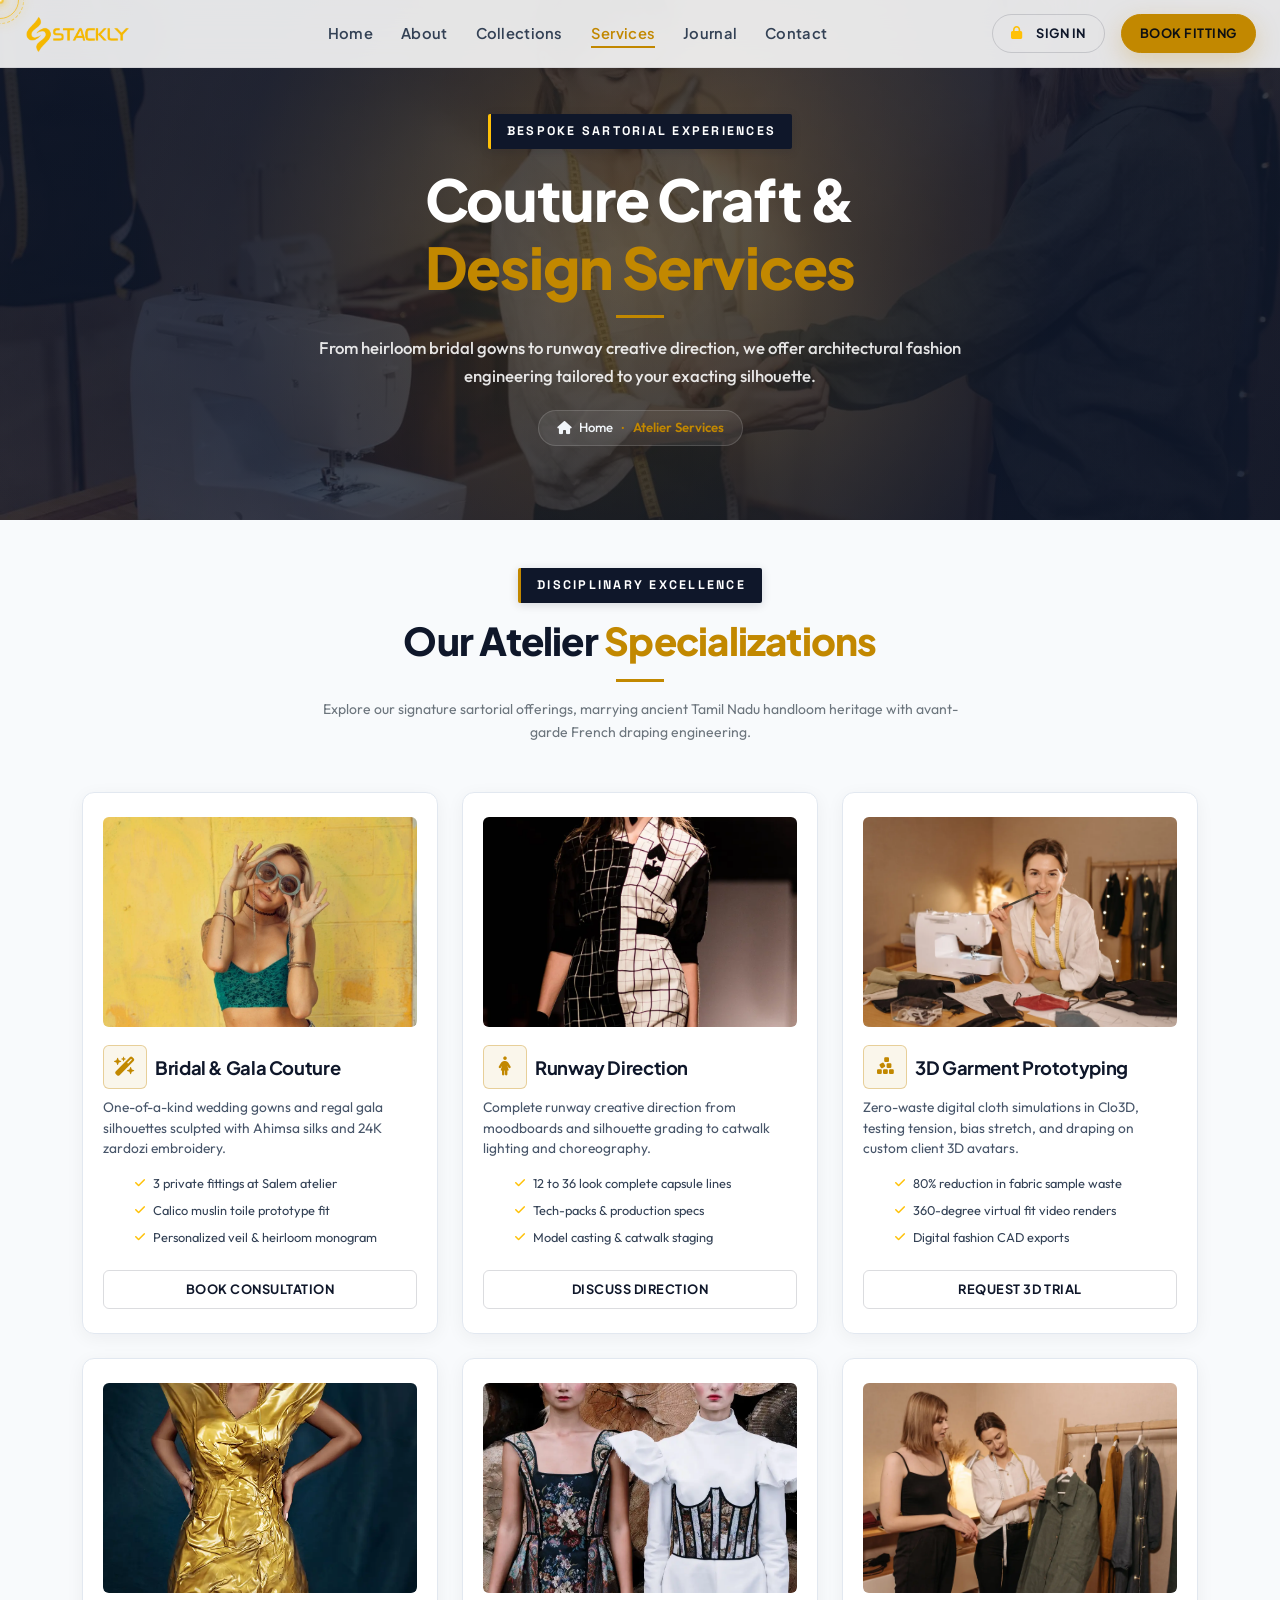
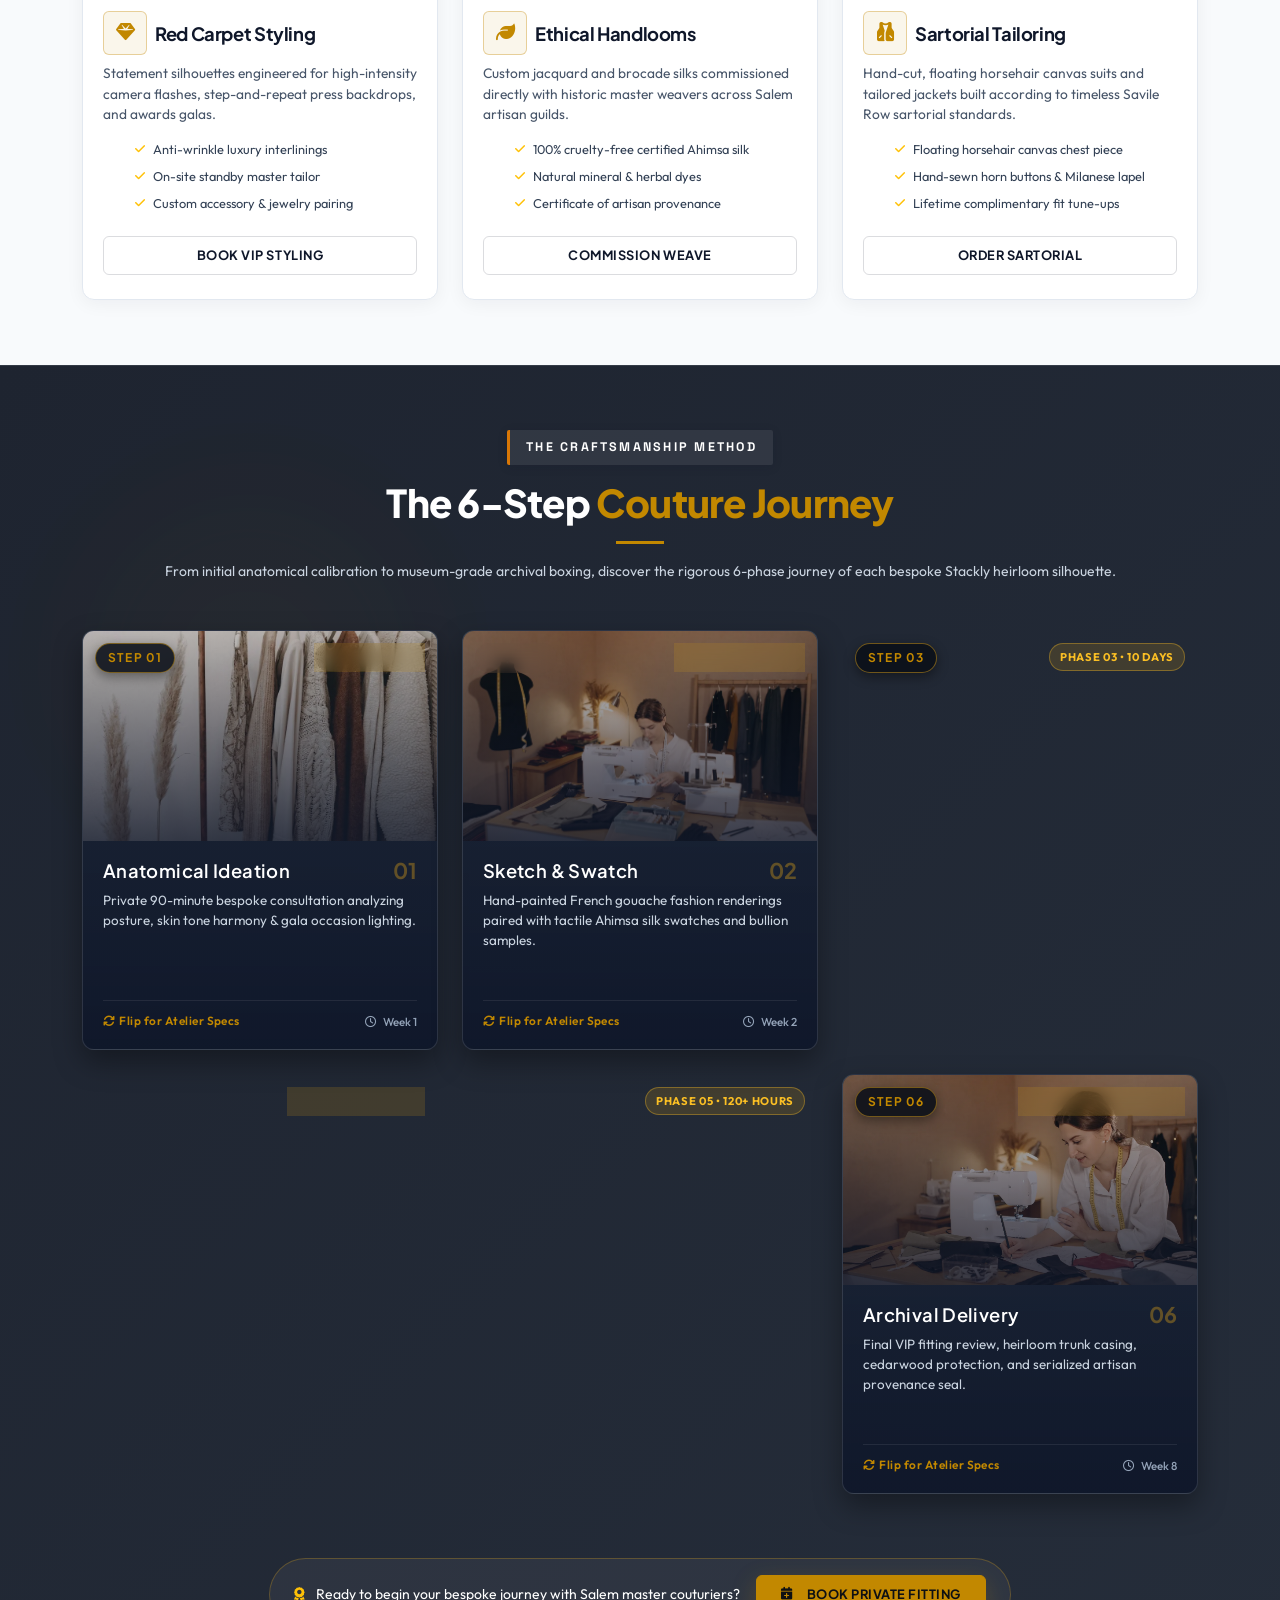
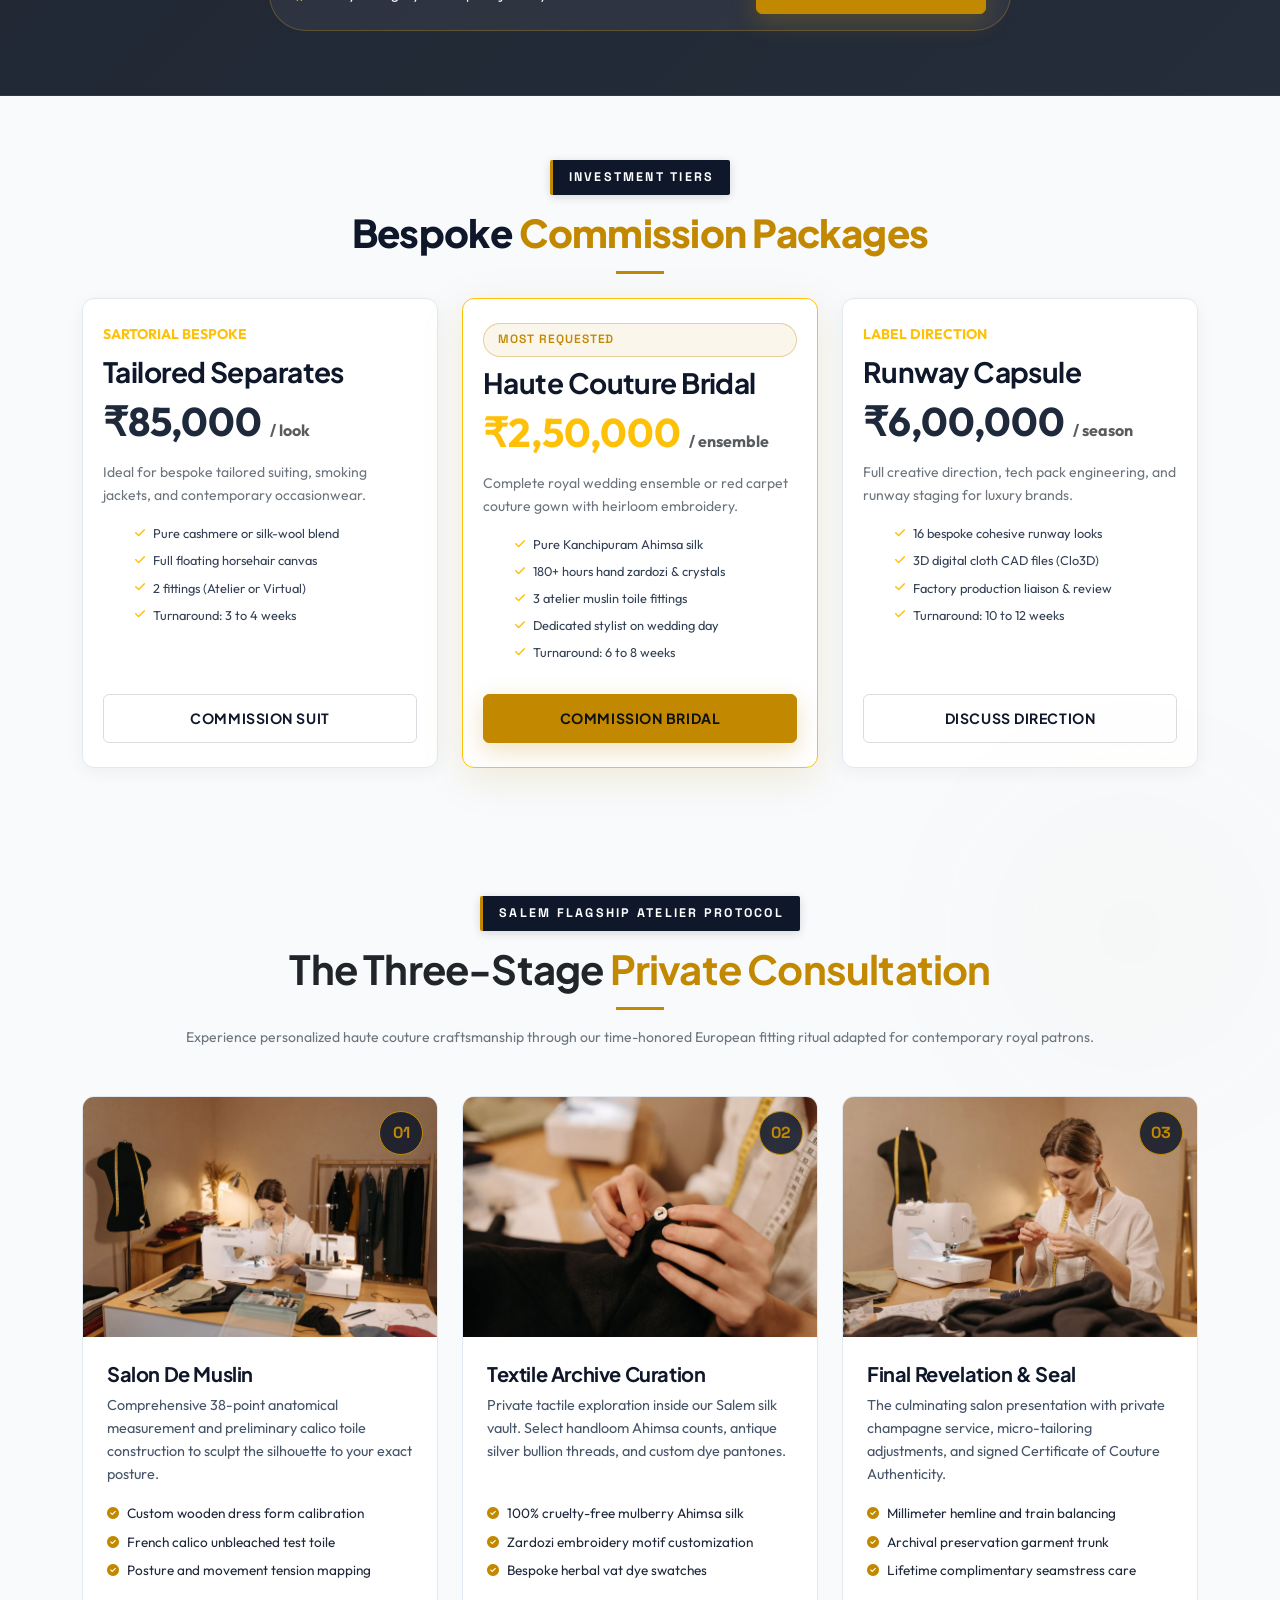
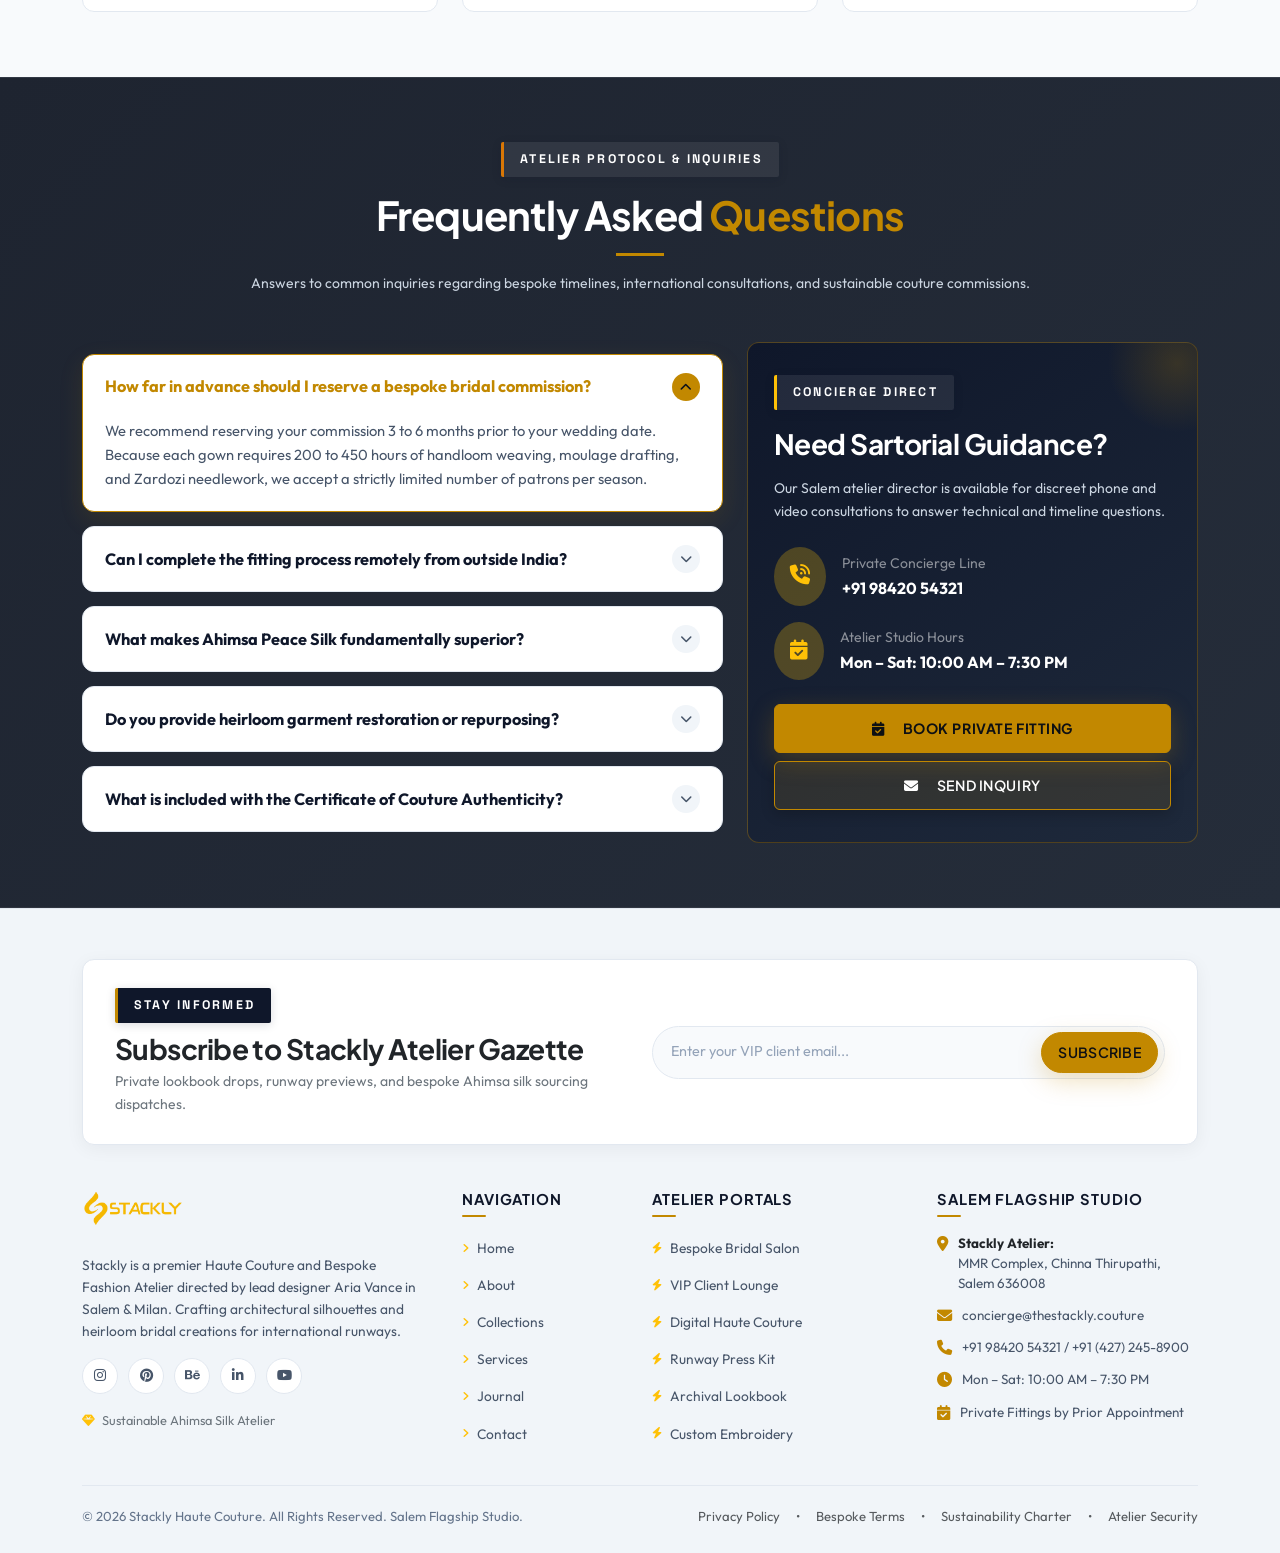
<file: services.html>
<!DOCTYPE html>
<html lang="en">
<head>
  <meta charset="UTF-8">
  <meta name="viewport" content="width=device-width, initial-scale=1.0, viewport-fit=cover">
  <title>Atelier Services &amp; Couture Pricing | Stackly Fashion Designer</title>
  <meta name="description" content="Explore bespoke bridal tailoring, red carpet styling, runway collection direction, and 3D digital fashion prototyping at Stackly Atelier.">
  <link rel="icon" type="image/webp" href="assets/top-logo.webp">

  
  <link rel="preconnect" href="https://fonts.googleapis.com">
  <link rel="preconnect" href="https://fonts.gstatic.com" crossorigin>
  <link href="https://fonts.googleapis.com/css2?family=Outfit:wght@300;400;500;600;700;800&family=Plus+Jakarta+Sans:wght@400;500;600;700;800;900&family=Space+Grotesk:wght@500;700&display=swap" rel="stylesheet">
  <link rel="stylesheet" href="https://cdn.jsdelivr.net/npm/bootstrap@5.3.3/dist/css/bootstrap.min.css">
  <link rel="stylesheet" href="https://cdnjs.cloudflare.com/ajax/libs/font-awesome/6.6.0/css/all.min.css">
  <link rel="stylesheet" href="style.css">
</head>
<body>

  
  <div class="custom-cursor-dot" aria-hidden="true"></div>
  <div class="custom-cursor-ring" aria-hidden="true"></div>
  <div class="ambient-gold-glow ambient-glow-top-right"></div>
  <div class="ambient-gold-glow ambient-glow-bottom-left"></div>

  <!-- STACKLY HAUTE COUTURE PRELOADER ENGINE (Guaranteed < 2s Load) -->
  <div id="stackly-preloader" aria-label="Loading Page" role="status">
    <div class="preloader-backdrop"></div>
    <div class="preloader-content">
      <div class="preloader-circle-wrapper">
        <div class="circle-ring ring-outer-spin"></div>
        <div class="circle-ring ring-middle-pulse"></div>
        <div class="circle-ring ring-inner-orbit">
          <span class="orbit-dot"></span>
          <span class="orbit-dot orbit-dot-secondary"></span>
        </div>
        <div class="preloader-logo-box">
          <img src="assets/top-logo.webp" alt="Stackly Atelier" class="preloader-logo-img">
        </div>
      </div>
      <div class="preloader-brand-title">
        <span class="brand-name">STACKLY</span>
        <span class="brand-sub">HAUTE COUTURE & BESPOKE ATELIER</span>
      </div>
      <div class="preloader-bar-container">
        <div class="preloader-progress-track">
          <div class="preloader-progress-fill" id="preloader-progress-fill"></div>
        </div>
        <div class="preloader-meta d-flex justify-content-between align-items-center mt-2">
          <span id="preloader-status-text">INITIALIZING ATELIER ENVIRONMENT...</span>
          <span class="preloader-pct-badge"><span id="preloader-pct-num">0</span>%</span>
        </div>
      </div>
    </div>
  </div>

  <header class="site-header">
    <div class="header-container">
      <a href="index.html" class="brand-logo-wrap">
        <img src="assets/logo.webp" alt="Stackly Haute Couture" class="brand-logo-img">
      </a>
      <ul class="nav-desktop-links">
        <li><a href="index.html">Home</a></li>
        <li><a href="about.html">About</a></li>
        <li><a href="collections.html">Collections</a></li>
        <li><a href="services.html" class="active">Services</a></li>
        <li><a href="blog.html">Journal</a></li>
        <li><a href="contact.html">Contact</a></li>
      </ul>
      <div class="header-actions">
        <a href="signin.html" class="btn-gold-outline btn-sm btn-pill d-none d-md-inline-flex"><i class="fa-solid fa-lock text-warning me-1"></i> Sign In</a>
        <a href="contact.html" class="btn-gold btn-sm btn-pill header-cta-btn btn-book-fitting">Book Fitting</a>
        <button type="button" class="mobile-nav-toggle" aria-label="Open mobile navigation menu"><i class="fa-solid fa-bars"></i></button>
      </div>
    </div>
  </header>

  
  <div class="mobile-drawer-overlay"></div>
  <aside class="mobile-drawer">
    <div class="drawer-header">
      <a href="index.html" class="brand-logo-wrap">
        <img src="assets/logo.webp" alt="Stackly" class="brand-logo-img" style="height: 42px;">
      </a>
      <button type="button" class="mobile-drawer-close btn-close"></button>
    </div>
    <ul class="drawer-nav-list">
      <li><a href="index.html"><i class="fa-solid fa-house"></i> Home</a></li>
      <li><a href="about.html"><i class="fa-solid fa-user-tie"></i> About Designer</a></li>
      <li><a href="collections.html"><i class="fa-solid fa-vest"></i> Collections Lookbook</a></li>
      <li><a href="services.html" class="active"><i class="fa-solid fa-scissors"></i> Atelier Services</a></li>
      <li><a href="blog.html"><i class="fa-solid fa-newspaper"></i> Fashion Journal</a></li>
      <li><a href="contact.html"><i class="fa-solid fa-location-dot"></i> Salem Atelier Contact</a></li>
    </ul>
    <div class="drawer-footer">
      <a href="signin.html" class="btn-gold-outline w-100 text-center justify-content-center"><i class="fa-solid fa-lock text-warning me-1"></i> Sign In</a>
      <a href="contact.html" class="btn-gold w-100 text-center justify-content-center">Book Fitting</a>
    </div>
  </aside>

  <main>
    
    <section class="page-inner-hero hero-services">
      <div class="inner-hero-content reveal-on-scroll">
        <span class="solonick-tag text-warning border-warning mb-3">BESPOKE SARTORIAL EXPERIENCES</span>
        <h1 class="hero-main-title">Couture Craft &amp; <span class="yellow-accent-word">Design Services</span></h1>
        <div class="yellow-accent-line center mb-3"></div>
        <p class="hero-subtitle">
          From heirloom bridal gowns to runway creative direction, we offer architectural fashion engineering tailored to your exacting silhouette.
        </p>
        <div class="inner-hero-breadcrumbs">
          <a href="index.html"><i class="fa-solid fa-house me-1"></i> Home</a>
          <span class="breadcrumb-sep">&bull;</span>
          <span class="current-page">Atelier Services</span>
        </div>
      </div>
    </section>

    
    <section class="py-5 mb-3" id="atelier-services-grid">
      <div class="container">
        
        <div class="text-center mb-5 reveal-on-scroll">
          <span class="solonick-tag">DISCIPLINARY EXCELLENCE</span>
          <h2 class="section-title">Our Atelier <span class="yellow-accent-word">Specializations</span></h2>
          <div class="yellow-accent-line center mb-3"></div>
          <p class="text-secondary small mx-auto" style="max-width: 640px;">
            Explore our signature sartorial offerings, marrying ancient Tamil Nadu handloom heritage with avant-garde French draping engineering.
          </p>
        </div>

        <div class="row g-4">
          
          <div class="col-md-6 col-lg-4 reveal-on-scroll">
            <div class="service-card-3d">
              <div class="service-card-thumb">
                <img src="assets/images/runway_8.webp" alt="Custom Bridal &amp; Gala Couture Atelier">
              </div>
              <div class="d-flex align-items-center gap-2 mb-2">
                <div class="service-icon-box mb-0"><i class="fa-solid fa-wand-magic-sparkles"></i></div>
                <h3 class="service-card-title mb-0">Bridal &amp; Gala Couture</h3>
              </div>
              <p class="service-card-text">
                One-of-a-kind wedding gowns and regal gala silhouettes sculpted with Ahimsa silks and 24K zardozi embroidery.
              </p>
              <ul class="service-features-list">
                <li><i class="fa-solid fa-check text-warning"></i> 3 private fittings at Salem atelier</li>
                <li><i class="fa-solid fa-check text-warning"></i> Calico muslin toile prototype fit</li>
                <li><i class="fa-solid fa-check text-warning"></i> Personalized veil &amp; heirloom monogram</li>
              </ul>
              <a href="contact.html" class="btn-gold-outline btn-sm w-100 text-center mt-auto">Book Consultation</a>
            </div>
          </div>

          
          <div class="col-md-6 col-lg-4 reveal-on-scroll" style="transition-delay: 0.1s;">
            <div class="service-card-3d">
              <div class="service-card-thumb">
                <img src="assets/images/pexels-volodymyr-206548298-15322315.webp" alt="Runway Direction &amp; Capsule Design">
              </div>
              <div class="d-flex align-items-center gap-2 mb-2">
                <div class="service-icon-box mb-0"><i class="fa-solid fa-person-dress"></i></div>
                <h3 class="service-card-title mb-0">Runway Direction</h3>
              </div>
              <p class="service-card-text">
                Complete runway creative direction from moodboards and silhouette grading to catwalk lighting and choreography.
              </p>
              <ul class="service-features-list">
                <li><i class="fa-solid fa-check text-warning"></i> 12 to 36 look complete capsule lines</li>
                <li><i class="fa-solid fa-check text-warning"></i> Tech-packs &amp; production specs</li>
                <li><i class="fa-solid fa-check text-warning"></i> Model casting &amp; catwalk staging</li>
              </ul>
              <a href="contact.html" class="btn-gold-outline btn-sm w-100 text-center mt-auto">Discuss Direction</a>
            </div>
          </div>

          
          <div class="col-md-6 col-lg-4 reveal-on-scroll" style="transition-delay: 0.2s;">
            <div class="service-card-3d">
              <div class="service-card-thumb">
                <img src="assets/images/pexels-pavel-danilyuk-6461310.webp" alt="3D Digital Garment Prototyping &amp; Simulation">
              </div>
              <div class="d-flex align-items-center gap-2 mb-2">
                <div class="service-icon-box mb-0"><i class="fa-solid fa-cubes-stacked"></i></div>
                <h3 class="service-card-title mb-0">3D Garment Prototyping</h3>
              </div>
              <p class="service-card-text">
                Zero-waste digital cloth simulations in Clo3D, testing tension, bias stretch, and draping on custom client 3D avatars.
              </p>
              <ul class="service-features-list">
                <li><i class="fa-solid fa-check text-warning"></i> 80% reduction in fabric sample waste</li>
                <li><i class="fa-solid fa-check text-warning"></i> 360-degree virtual fit video renders</li>
                <li><i class="fa-solid fa-check text-warning"></i> Digital fashion CAD exports</li>
              </ul>
              <a href="contact.html" class="btn-gold-outline btn-sm w-100 text-center mt-auto">Request 3D Trial</a>
            </div>
          </div>

          
          <div class="col-md-6 col-lg-4 reveal-on-scroll">
            <div class="service-card-3d">
              <div class="service-card-thumb">
                <img src="assets/images/pexels-sandra-elizabeth-rivera-ayauca-3003710-22605246.webp" alt="Red Carpet &amp; Celebrity Styling">
              </div>
              <div class="d-flex align-items-center gap-2 mb-2">
                <div class="service-icon-box mb-0"><i class="fa-solid fa-gem"></i></div>
                <h3 class="service-card-title mb-0">Red Carpet Styling</h3>
              </div>
              <p class="service-card-text">
                Statement silhouettes engineered for high-intensity camera flashes, step-and-repeat press backdrops, and awards galas.
              </p>
              <ul class="service-features-list">
                <li><i class="fa-solid fa-check text-warning"></i> Anti-wrinkle luxury interlinings</li>
                <li><i class="fa-solid fa-check text-warning"></i> On-site standby master tailor</li>
                <li><i class="fa-solid fa-check text-warning"></i> Custom accessory &amp; jewelry pairing</li>
              </ul>
              <a href="contact.html" class="btn-gold-outline btn-sm w-100 text-center mt-auto">Book VIP Styling</a>
            </div>
          </div>

          
          <div class="col-md-6 col-lg-4 reveal-on-scroll" style="transition-delay: 0.1s;">
            <div class="service-card-3d">
              <div class="service-card-thumb">
                <img src="assets/images/pexels-cottonbro-5582523.webp" alt="Ethical Handloom Commissions">
              </div>
              <div class="d-flex align-items-center gap-2 mb-2">
                <div class="service-icon-box mb-0"><i class="fa-solid fa-leaf"></i></div>
                <h3 class="service-card-title mb-0">Ethical Handlooms</h3>
              </div>
              <p class="service-card-text">
                Custom jacquard and brocade silks commissioned directly with historic master weavers across Salem artisan guilds.
              </p>
              <ul class="service-features-list">
                <li><i class="fa-solid fa-check text-warning"></i> 100% cruelty-free certified Ahimsa silk</li>
                <li><i class="fa-solid fa-check text-warning"></i> Natural mineral &amp; herbal dyes</li>
                <li><i class="fa-solid fa-check text-warning"></i> Certificate of artisan provenance</li>
              </ul>
              <a href="contact.html" class="btn-gold-outline btn-sm w-100 text-center mt-auto">Commission Weave</a>
            </div>
          </div>

          
          <div class="col-md-6 col-lg-4 reveal-on-scroll" style="transition-delay: 0.2s;">
            <div class="service-card-3d">
              <div class="service-card-thumb">
                <img src="assets/images/pexels-pavel-danilyuk-6461324.webp" alt="Bespoke Sartorial Tailoring and Suit Fitting">
              </div>
              <div class="d-flex align-items-center gap-2 mb-2">
                <div class="service-icon-box mb-0"><i class="fa-solid fa-vest"></i></div>
                <h3 class="service-card-title mb-0">Sartorial Tailoring</h3>
              </div>
              <p class="service-card-text">
                Hand-cut, floating horsehair canvas suits and tailored jackets built according to timeless Savile Row sartorial standards.
              </p>
              <ul class="service-features-list">
                <li><i class="fa-solid fa-check text-warning"></i> Floating horsehair canvas chest piece</li>
                <li><i class="fa-solid fa-check text-warning"></i> Hand-sewn horn buttons &amp; Milanese lapel</li>
                <li><i class="fa-solid fa-check text-warning"></i> Lifetime complimentary fit tune-ups</li>
              </ul>
              <a href="contact.html" class="btn-gold-outline btn-sm w-100 text-center mt-auto">Order Sartorial</a>
            </div>
          </div>
        </div>
      </div>
    </section>

    
    <section class="section-dark-slate py-5 position-relative overflow-hidden" id="craftsmanship-method">
      
      <div class="ambient-gold-glow ambient-glow-top-left" style="opacity: 0.18;"></div>
      <div class="ambient-gold-glow ambient-glow-bottom-right" style="opacity: 0.15;"></div>

      <div class="container py-3 position-relative" style="z-index: 2;">
        
        <div class="text-center max-w-700 mx-auto mb-5 reveal-on-scroll">
          <span class="solonick-tag">THE CRAFTSMANSHIP METHOD</span>
          <h2 class="section-title text-white">The 6-Step <span class="yellow-accent-word">Couture Journey</span></h2>
          <div class="yellow-accent-line center mb-3"></div>
          <p class="text-white-50 small mb-0">
            From initial anatomical calibration to museum-grade archival boxing, discover the rigorous 6-phase journey of each bespoke Stackly heirloom silhouette.
          </p>
        </div>

        
        <div class="row g-4">
          
          <div class="col-md-6 col-lg-4 reveal-on-scroll">
            <div class="craft-flip-card">
              <div class="craft-flip-inner">
                
                <div class="craft-flip-front">
                  <div class="craft-card-img-wrap">
                    <img src="assets/images/craft_atelier_1.webp" alt="Step 01 Anatomical Ideation & Consultation">
                    <div class="craft-step-badge">STEP 01</div>
                    <div class="craft-phase-pill">PHASE 01 &bull; 48H</div>
                  </div>
                  <div class="craft-front-content">
                    <div class="d-flex align-items-center justify-content-between mb-2">
                      <h4 class="craft-front-title mb-0">Anatomical Ideation</h4>
                      <span class="craft-step-number-sub">01</span>
                    </div>
                    <p class="craft-front-sub">Private 90-minute bespoke consultation analyzing posture, skin tone harmony &amp; gala occasion lighting.</p>
                    <div class="craft-front-footer">
                      <span class="craft-flip-hint"><i class="fa-solid fa-arrows-rotate me-1"></i> Flip for Atelier Specs</span>
                      <span class="craft-timeline-tag"><i class="fa-regular fa-clock me-1"></i> Week 1</span>
                    </div>
                  </div>
                </div>
                
                <div class="craft-flip-back">
                  <div>
                    <div class="craft-back-badge">PHASE 01 &bull; ARCHITECTURAL GENESIS</div>
                    <h4 class="craft-back-title">Biometric Calibration</h4>
                    <p class="craft-back-desc">
                      Detailed 38-point biometric measurement charting skeletal balance, movement reach, and custom mannequin calibration.
                    </p>
                    <ul class="craft-back-list">
                      <li><i class="fa-solid fa-circle-check text-warning"></i> 38-point anatomical precision blueprint</li>
                      <li><i class="fa-solid fa-circle-check text-warning"></i> Occasion venue lighting &amp; posture audit</li>
                      <li><i class="fa-solid fa-circle-check text-warning"></i> Curated sensory moodboard direction</li>
                    </ul>
                  </div>
                  <div class="craft-back-footer">
                    <div class="d-flex align-items-center justify-content-between">
                      <span class="text-warning small fw-semibold"><i class="fa-regular fa-calendar-check me-1"></i> Duration: 48 Hours</span>
                      <span class="craft-back-tag">Step 01 of 06</span>
                    </div>
                  </div>
                </div>
              </div>
            </div>
          </div>

          
          <div class="col-md-6 col-lg-4 reveal-on-scroll" style="transition-delay: 0.1s;">
            <div class="craft-flip-card">
              <div class="craft-flip-inner">
                
                <div class="craft-flip-front">
                  <div class="craft-card-img-wrap">
                    <img src="assets/images/pexels-pavel-danilyuk-6461140.webp" alt="Step 02 Sketch & Swatch Gouache Render">
                    <div class="craft-step-badge">STEP 02</div>
                    <div class="craft-phase-pill">PHASE 02 &bull; 7 DAYS</div>
                  </div>
                  <div class="craft-front-content">
                    <div class="d-flex align-items-center justify-content-between mb-2">
                      <h4 class="craft-front-title mb-0">Sketch &amp; Swatch</h4>
                      <span class="craft-step-number-sub">02</span>
                    </div>
                    <p class="craft-front-sub">Hand-painted French gouache fashion renderings paired with tactile Ahimsa silk swatches and bullion samples.</p>
                    <div class="craft-front-footer">
                      <span class="craft-flip-hint"><i class="fa-solid fa-arrows-rotate me-1"></i> Flip for Atelier Specs</span>
                      <span class="craft-timeline-tag"><i class="fa-regular fa-clock me-1"></i> Week 2</span>
                    </div>
                  </div>
                </div>
                
                <div class="craft-flip-back">
                  <div>
                    <div class="craft-back-badge">PHASE 02 &bull; CHROMATIC HARMONY</div>
                    <h4 class="craft-back-title">Gouache &amp; Weave Selection</h4>
                    <p class="craft-back-desc">
                      Three distinctive silhouette silhouettes rendered in watercolor gouache with physical sample swatches from Salem silk guilds.
                    </p>
                    <ul class="craft-back-list">
                      <li><i class="fa-solid fa-circle-check text-warning"></i> 3 bespoke artistic silhouette variations</li>
                      <li><i class="fa-solid fa-circle-check text-warning"></i> Physical Ahimsa silk touch capsule sent to client</li>
                      <li><i class="fa-solid fa-circle-check text-warning"></i> Custom mineral dye swatch sign-off</li>
                    </ul>
                  </div>
                  <div class="craft-back-footer">
                    <div class="d-flex align-items-center justify-content-between">
                      <span class="text-warning small fw-semibold"><i class="fa-regular fa-calendar-check me-1"></i> Duration: 7 Days</span>
                      <span class="craft-back-tag">Step 02 of 06</span>
                    </div>
                  </div>
                </div>
              </div>
            </div>
          </div>

          
          <div class="col-md-6 col-lg-4 reveal-on-scroll" style="transition-delay: 0.2s;">
            <div class="craft-flip-card">
              <div class="craft-flip-inner">
                
                <div class="craft-flip-front">
                  <div class="craft-card-img-wrap">
                    <img src="assets/images/pexels-pavel-danilyuk-6461156.webp" alt="Step 03 Calico Muslin Toile Fitting">
                    <div class="craft-step-badge">STEP 03</div>
                    <div class="craft-phase-pill">PHASE 03 &bull; 10 DAYS</div>
                  </div>
                  <div class="craft-front-content">
                    <div class="d-flex align-items-center justify-content-between mb-2">
                      <h4 class="craft-front-title mb-0">Muslin Toile Fitting</h4>
                      <span class="craft-step-number-sub">03</span>
                    </div>
                    <p class="craft-front-sub">Raw calico muslin prototype draping directly on body to engineer kinetic ease, neckline fall, and bias balance.</p>
                    <div class="craft-front-footer">
                      <span class="craft-flip-hint"><i class="fa-solid fa-arrows-rotate me-1"></i> Flip for Atelier Specs</span>
                      <span class="craft-timeline-tag"><i class="fa-regular fa-clock me-1"></i> Week 3-4</span>
                    </div>
                  </div>
                </div>
                
                <div class="craft-flip-back">
                  <div>
                    <div class="craft-back-badge">PHASE 03 &bull; MOULAGE SCULPTING</div>
                    <h4 class="craft-back-title">Muslin Prototype Fit</h4>
                    <p class="craft-back-desc">
                      Zero-risk fit verification cut in unbleached calico to sculpt proportion, sleeve mobility, and seam architecture to sub-millimeter precision.
                    </p>
                    <ul class="craft-back-list">
                      <li><i class="fa-solid fa-circle-check text-warning"></i> Calico unbleached test toile construction</li>
                      <li><i class="fa-solid fa-circle-check text-warning"></i> Armscye, pitch, and posture pin adjustment</li>
                      <li><i class="fa-solid fa-circle-check text-warning"></i> Master pattern flattened to precision paper sloper</li>
                    </ul>
                  </div>
                  <div class="craft-back-footer">
                    <div class="d-flex align-items-center justify-content-between">
                      <span class="text-warning small fw-semibold"><i class="fa-regular fa-calendar-check me-1"></i> Duration: 10 Days</span>
                      <span class="craft-back-tag">Step 03 of 06</span>
                    </div>
                  </div>
                </div>
              </div>
            </div>
          </div>

          
          <div class="col-md-6 col-lg-4 reveal-on-scroll">
            <div class="craft-flip-card">
              <div class="craft-flip-inner">
                
                <div class="craft-flip-front">
                  <div class="craft-card-img-wrap">
                    <img src="assets/images/craft_atelier_2.webp" alt="Step 04 Pit-Loom Jacquard Silk Weaving">
                    <div class="craft-step-badge">STEP 04</div>
                    <div class="craft-phase-pill">PHASE 04 &bull; 14 DAYS</div>
                  </div>
                  <div class="craft-front-content">
                    <div class="d-flex align-items-center justify-content-between mb-2">
                      <h4 class="craft-front-title mb-0">Heritage Loom Weave</h4>
                      <span class="craft-step-number-sub">04</span>
                    </div>
                    <p class="craft-front-sub">Commissioned pit-loom weaving of single-batch Ahimsa mulberry silk with bespoke zari borders in Salem.</p>
                    <div class="craft-front-footer">
                      <span class="craft-flip-hint"><i class="fa-solid fa-arrows-rotate me-1"></i> Flip for Atelier Specs</span>
                      <span class="craft-timeline-tag"><i class="fa-regular fa-clock me-1"></i> Week 4-5</span>
                    </div>
                  </div>
                </div>
                
                <div class="craft-flip-back">
                  <div>
                    <div class="craft-back-badge">PHASE 04 &bull; GUILD HERITAGE</div>
                    <h4 class="craft-back-title">Artisan Pit-Loom Craft</h4>
                    <p class="craft-back-desc">
                      Direct commission with 4th-generation master weavers using wooden pit-looms, certified cruelty-free cocoons, and vegetable dyes.
                    </p>
                    <ul class="craft-back-list">
                      <li><i class="fa-solid fa-circle-check text-warning"></i> Exclusive single-bolt jacquard weave run</li>
                      <li><i class="fa-solid fa-circle-check text-warning"></i> 100% certified cruelty-free Ahimsa mulberry silk</li>
                      <li><i class="fa-solid fa-circle-check text-warning"></i> Traditional temple border interlocking technique</li>
                    </ul>
                  </div>
                  <div class="craft-back-footer">
                    <div class="d-flex align-items-center justify-content-between">
                      <span class="text-warning small fw-semibold"><i class="fa-regular fa-calendar-check me-1"></i> Duration: 14 Days</span>
                      <span class="craft-back-tag">Step 04 of 06</span>
                    </div>
                  </div>
                </div>
              </div>
            </div>
          </div>

          
          <div class="col-md-6 col-lg-4 reveal-on-scroll" style="transition-delay: 0.1s;">
            <div class="craft-flip-card">
              <div class="craft-flip-inner">
                
                <div class="craft-flip-front">
                  <div class="craft-card-img-wrap">
                    <img src="assets/images/pexels-pavel-danilyuk-6461170.webp" alt="Step 05 Zardozi & Precious Needlecraft">
                    <div class="craft-step-badge">STEP 05</div>
                    <div class="craft-phase-pill">PHASE 05 &bull; 120+ HOURS</div>
                  </div>
                  <div class="craft-front-content">
                    <div class="d-flex align-items-center justify-content-between mb-2">
                      <h4 class="craft-front-title mb-0">Zardozi &amp; Embroidery</h4>
                      <span class="craft-step-number-sub">05</span>
                    </div>
                    <p class="craft-front-sub">Over 120 artisan needlework hours applying 24K bullion wire, seed pearls, and French micro-knot motifs.</p>
                    <div class="craft-front-footer">
                      <span class="craft-flip-hint"><i class="fa-solid fa-arrows-rotate me-1"></i> Flip for Atelier Specs</span>
                      <span class="craft-timeline-tag"><i class="fa-regular fa-clock me-1"></i> Week 6-7</span>
                    </div>
                  </div>
                </div>
                
                <div class="craft-flip-back">
                  <div>
                    <div class="craft-back-badge">PHASE 05 &bull; HAUTE METIER</div>
                    <h4 class="craft-back-title">Bullion Zardozi Art</h4>
                    <p class="craft-back-desc">
                      Stretched over slate timber addas, karigars hand-stitch micro metallic tubes, antique dabka, and heirloom beads with tambour needles.
                    </p>
                    <ul class="craft-back-list">
                      <li><i class="fa-solid fa-circle-check text-warning"></i> Pure silver-gilt bullion wire &amp; dabka</li>
                      <li><i class="fa-solid fa-circle-check text-warning"></i> Micro-beading &amp; Luneville tambour technique</li>
                      <li><i class="fa-solid fa-circle-check text-warning"></i> Hidden internal canvas reinforcement for weight</li>
                    </ul>
                  </div>
                  <div class="craft-back-footer">
                    <div class="d-flex align-items-center justify-content-between">
                      <span class="text-warning small fw-semibold"><i class="fa-regular fa-calendar-check me-1"></i> Duration: 120+ Hours</span>
                      <span class="craft-back-tag">Step 05 of 06</span>
                    </div>
                  </div>
                </div>
              </div>
            </div>
          </div>

          
          <div class="col-md-6 col-lg-4 reveal-on-scroll" style="transition-delay: 0.2s;">
            <div class="craft-flip-card">
              <div class="craft-flip-inner">
                
                <div class="craft-flip-front">
                  <div class="craft-card-img-wrap">
                    <img src="assets/images/pexels-pavel-danilyuk-6461242.webp" alt="Step 06 Archival Delivery & Provenance Seal">
                    <div class="craft-step-badge">STEP 06</div>
                    <div class="craft-phase-pill">PHASE 06 &bull; PERFECTION</div>
                  </div>
                  <div class="craft-front-content">
                    <div class="d-flex align-items-center justify-content-between mb-2">
                      <h4 class="craft-front-title mb-0">Archival Delivery</h4>
                      <span class="craft-step-number-sub">06</span>
                    </div>
                    <p class="craft-front-sub">Final VIP fitting review, heirloom trunk casing, cedarwood protection, and serialized artisan provenance seal.</p>
                    <div class="craft-front-footer">
                      <span class="craft-flip-hint"><i class="fa-solid fa-arrows-rotate me-1"></i> Flip for Atelier Specs</span>
                      <span class="craft-timeline-tag"><i class="fa-regular fa-clock me-1"></i> Week 8</span>
                    </div>
                  </div>
                </div>
                
                <div class="craft-flip-back">
                  <div>
                    <div class="craft-back-badge">PHASE 06 &bull; HEIRLOOM CONSECRATION</div>
                    <h4 class="craft-back-title">Archival Presentation</h4>
                    <p class="craft-back-desc">
                      Comprehensive fitting sign-off, garment placement in acid-free museum casing, accompanied by handcrafted provenance documentation.
                    </p>
                    <ul class="craft-back-list">
                      <li><i class="fa-solid fa-circle-check text-warning"></i> Museum-grade acid-free archival storage bag</li>
                      <li><i class="fa-solid fa-circle-check text-warning"></i> Serialized wax-sealed certificate of provenance</li>
                      <li><i class="fa-solid fa-circle-check text-warning"></i> Lifetime complimentary fit adjustment warranty</li>
                    </ul>
                  </div>
                  <div class="craft-back-footer">
                    <div class="d-flex align-items-center justify-content-between">
                      <span class="text-warning small fw-semibold"><i class="fa-regular fa-calendar-check me-1"></i> Duration: Final Milestone</span>
                      <span class="craft-back-tag">Step 06 of 06</span>
                    </div>
                  </div>
                </div>
              </div>
            </div>
          </div>
        </div>

        
        <div class="mt-5 pt-3 text-center reveal-on-scroll">
          <div class="d-inline-flex flex-wrap align-items-center justify-content-center gap-3 p-3 px-4 rounded-pill" style="background: rgba(255, 255, 255, 0.05); border: 1px solid rgba(212, 155, 26, 0.3);">
            <span class="text-white small"><i class="fa-solid fa-award text-warning me-2"></i> Ready to begin your bespoke journey with Salem master couturiers?</span>
            <a href="contact.html" class="btn-gold btn-sm px-4 py-2">
              <i class="fa-solid fa-calendar-plus me-1"></i> Book Private Fitting
            </a>
          </div>
        </div>
      </div>
    </section>

    
    <section class="py-5" id="pricing">
      <div class="container py-3">
        <div class="text-center mb-4 reveal-on-scroll">
          <span class="solonick-tag">INVESTMENT TIERS</span>
          <h2 class="section-title">Bespoke <span class="yellow-accent-word">Commission Packages</span></h2>
          <div class="yellow-accent-line center"></div>
        </div>

        <div class="row g-4 align-items-stretch">
          <div class="col-lg-4 reveal-on-scroll">
            <div class="service-card-3d">
              <div class="text-warning small fw-bold text-uppercase mb-2">SARTORIAL BESPOKE</div>
              <h3 class="mb-2">Tailored Separates</h3>
              <div class="display-6 fw-bold mb-3">&#8377;85,000 <span class="fs-6 text-muted">/ look</span></div>
              <p class="small text-secondary mb-3">Ideal for bespoke tailored suiting, smoking jackets, and contemporary occasionwear.</p>
              <ul class="service-features-list mb-4">
                <li><i class="fa-solid fa-check text-warning"></i> Pure cashmere or silk-wool blend</li>
                <li><i class="fa-solid fa-check text-warning"></i> Full floating horsehair canvas</li>
                <li><i class="fa-solid fa-check text-warning"></i> 2 fittings (Atelier or Virtual)</li>
                <li><i class="fa-solid fa-check text-warning"></i> Turnaround: 3 to 4 weeks</li>
              </ul>
              <a href="contact.html" class="btn-gold-outline w-100 text-center justify-content-center mt-auto">Commission Suit</a>
            </div>
          </div>

          <div class="col-lg-4 reveal-on-scroll" style="transition-delay: 0.1s;">
            <div class="service-card-3d border-warning" style="box-shadow: 0 10px 40px rgba(194, 136, 0, 0.15);">
              <div class="badge-gold-subtle mb-2">MOST REQUESTED</div>
              <h3 class="mb-2">Haute Couture Bridal</h3>
              <div class="display-6 fw-bold text-warning mb-3">&#8377;2,50,000 <span class="fs-6 text-muted">/ ensemble</span></div>
              <p class="small text-secondary mb-3">Complete royal wedding ensemble or red carpet couture gown with heirloom embroidery.</p>
              <ul class="service-features-list mb-4">
                <li><i class="fa-solid fa-check text-warning"></i> Pure Kanchipuram Ahimsa silk</li>
                <li><i class="fa-solid fa-check text-warning"></i> 180+ hours hand zardozi &amp; crystals</li>
                <li><i class="fa-solid fa-check text-warning"></i> 3 atelier muslin toile fittings</li>
                <li><i class="fa-solid fa-check text-warning"></i> Dedicated stylist on wedding day</li>
                <li><i class="fa-solid fa-check text-warning"></i> Turnaround: 6 to 8 weeks</li>
              </ul>
              <a href="contact.html" class="btn-gold w-100 text-center justify-content-center mt-auto">Commission Bridal</a>
            </div>
          </div>

          <div class="col-lg-4 reveal-on-scroll" style="transition-delay: 0.2s;">
            <div class="service-card-3d">
              <div class="text-warning small fw-bold text-uppercase mb-2">LABEL DIRECTION</div>
              <h3 class="mb-2">Runway Capsule</h3>
              <div class="display-6 fw-bold mb-3">&#8377;6,00,000 <span class="fs-6 text-muted">/ season</span></div>
              <p class="small text-secondary mb-3">Full creative direction, tech pack engineering, and runway staging for luxury brands.</p>
              <ul class="service-features-list mb-4">
                <li><i class="fa-solid fa-check text-warning"></i> 16 bespoke cohesive runway looks</li>
                <li><i class="fa-solid fa-check text-warning"></i> 3D digital cloth CAD files (Clo3D)</li>
                <li><i class="fa-solid fa-check text-warning"></i> Factory production liaison &amp; review</li>
                <li><i class="fa-solid fa-check text-warning"></i> Turnaround: 10 to 12 weeks</li>
              </ul>
              <a href="contact.html" class="btn-gold-outline w-100 text-center justify-content-center mt-auto">Discuss Direction</a>
            </div>
          </div>
        </div>
      </div>
    </section>

    
    <section class="py-5 position-relative" id="fitting-experience">
      <div class="ambient-gold-glow ambient-glow-top-right" style="opacity: 0.16;"></div>
      <div class="container py-3">
        <div class="text-center max-w-700 mx-auto mb-5 reveal-on-scroll">
          <span class="solonick-tag">SALEM FLAGSHIP ATELIER PROTOCOL</span>
          <h2 class="display-6 fw-bold text-dark mb-2">The Three-Stage <span class="yellow-accent-word">Private Consultation</span></h2>
          <div class="yellow-accent-line center mb-3"></div>
          <p class="text-secondary small mb-0">Experience personalized haute couture craftsmanship through our time-honored European fitting ritual adapted for contemporary royal patrons.</p>
        </div>

        <div class="row g-4">
          
          <div class="col-lg-4 col-md-6 reveal-on-scroll">
            <div class="fitting-stage-card">
              <div class="fitting-stage-img-wrap">
                <img src="assets/images/pexels-pavel-danilyuk-6461140.webp" alt="Salon De Muslin Anatomical Draping">
                <span class="fitting-stage-num">01</span>
              </div>
              <div class="fitting-stage-body">
                <h3 class="fitting-stage-title">Salon De Muslin</h3>
                <p class="fitting-stage-desc">Comprehensive 38-point anatomical measurement and preliminary calico toile construction to sculpt the silhouette to your exact posture.</p>
                <ul class="fitting-stage-list">
                  <li><i class="fa-solid fa-circle-check"></i> Custom wooden dress form calibration</li>
                  <li><i class="fa-solid fa-circle-check"></i> French calico unbleached test toile</li>
                  <li><i class="fa-solid fa-circle-check"></i> Posture and movement tension mapping</li>
                </ul>
              </div>
            </div>
          </div>

          
          <div class="col-lg-4 col-md-6 reveal-on-scroll">
            <div class="fitting-stage-card">
              <div class="fitting-stage-img-wrap">
                <img src="assets/images/pexels-pavel-danilyuk-6461156.webp" alt="Ahimsa Silk Archive Textile Curation">
                <span class="fitting-stage-num">02</span>
              </div>
              <div class="fitting-stage-body">
                <h3 class="fitting-stage-title">Textile Archive Curation</h3>
                <p class="fitting-stage-desc">Private tactile exploration inside our Salem silk vault. Select handloom Ahimsa counts, antique silver bullion threads, and custom dye pantones.</p>
                <ul class="fitting-stage-list">
                  <li><i class="fa-solid fa-circle-check"></i> 100% cruelty-free mulberry Ahimsa silk</li>
                  <li><i class="fa-solid fa-circle-check"></i> Zardozi embroidery motif customization</li>
                  <li><i class="fa-solid fa-circle-check"></i> Bespoke herbal vat dye swatches</li>
                </ul>
              </div>
            </div>
          </div>

          
          <div class="col-lg-4 col-md-6 reveal-on-scroll">
            <div class="fitting-stage-card">
              <div class="fitting-stage-img-wrap">
                <img src="assets/images/pexels-pavel-danilyuk-6461170.webp" alt="Final Silhouette Revelation">
                <span class="fitting-stage-num">03</span>
              </div>
              <div class="fitting-stage-body">
                <h3 class="fitting-stage-title">Final Revelation &amp; Seal</h3>
                <p class="fitting-stage-desc">The culminating salon presentation with private champagne service, micro-tailoring adjustments, and signed Certificate of Couture Authenticity.</p>
                <ul class="fitting-stage-list">
                  <li><i class="fa-solid fa-circle-check"></i> Millimeter hemline and train balancing</li>
                  <li><i class="fa-solid fa-circle-check"></i> Archival preservation garment trunk</li>
                  <li><i class="fa-solid fa-circle-check"></i> Lifetime complimentary seamstress care</li>
                </ul>
              </div>
            </div>
          </div>
        </div>
      </div>
    </section>

    
    <section class="py-5 section-dark-slate position-relative" id="bespoke-faq">
      <div class="ambient-gold-glow ambient-glow-bottom-left" style="opacity: 0.15;"></div>
      <div class="container py-3 position-relative" style="z-index: 2;">
        <div class="text-center max-w-700 mx-auto mb-5 reveal-on-scroll">
          <span class="solonick-tag">ATELIER PROTOCOL &amp; INQUIRIES</span>
          <h2 class="display-6 fw-bold text-white mb-2">Frequently Asked <span class="yellow-accent-word">Questions</span></h2>
          <div class="yellow-accent-line center mb-3"></div>
          <p class="text-secondary small mb-0">Answers to common inquiries regarding bespoke timelines, international consultations, and sustainable couture commissions.</p>
        </div>

        <div class="row g-4 align-items-center">
          
          <div class="col-lg-7">
            <div class="faq-accordion-container">
              
              <div class="faq-accordion-item active">
                <button type="button" class="faq-accordion-header">
                  <span>How far in advance should I reserve a bespoke bridal commission?</span>
                  <span class="faq-icon-indicator"><i class="fa-solid fa-chevron-down"></i></span>
                </button>
                <div class="faq-accordion-body">
                  We recommend reserving your commission 3 to 6 months prior to your wedding date. Because each gown requires 200 to 450 hours of handloom weaving, moulage drafting, and Zardozi needlework, we accept a strictly limited number of patrons per season.
                </div>
              </div>

              
              <div class="faq-accordion-item">
                <button type="button" class="faq-accordion-header">
                  <span>Can I complete the fitting process remotely from outside India?</span>
                  <span class="faq-icon-indicator"><i class="fa-solid fa-chevron-down"></i></span>
                </button>
                <div class="faq-accordion-body">
                  Yes. For international patrons in North America, Europe, and the Middle East, we ship our calibrated Calico Test Kit and conduct live high-definition virtual fitting appointments with Aria Vance. We also offer private in-suite fittings during Milan Fashion Week.
                </div>
              </div>

              
              <div class="faq-accordion-item">
                <button type="button" class="faq-accordion-header">
                  <span>What makes Ahimsa Peace Silk fundamentally superior?</span>
                  <span class="faq-icon-indicator"><i class="fa-solid fa-chevron-down"></i></span>
                </button>
                <div class="faq-accordion-body">
                  Unlike conventional industrial silk where cocoons are boiled, Ahimsa silk allows the Bombyx mori silkworm to complete its metamorphosis and fly away as a moth. The fibers yield a richer organic matte luster, breathability, and lifelong tensile strength.
                </div>
              </div>

              
              <div class="faq-accordion-item">
                <button type="button" class="faq-accordion-header">
                  <span>Do you provide heirloom garment restoration or repurposing?</span>
                  <span class="faq-icon-indicator"><i class="fa-solid fa-chevron-down"></i></span>
                </button>
                <div class="faq-accordion-body">
                  Yes, our master embroidery guild specializes in carefully reinforcing antique Kanjivaram and Benarasi bridal textiles, weaving them into contemporary architectural silhouettes while protecting ancestral bullion wire work.
                </div>
              </div>

              
              <div class="faq-accordion-item">
                <button type="button" class="faq-accordion-header">
                  <span>What is included with the Certificate of Couture Authenticity?</span>
                  <span class="faq-icon-indicator"><i class="fa-solid fa-chevron-down"></i></span>
                </button>
                <div class="faq-accordion-body">
                  Each completed heirloom piece is documented with an embossed certificate detailing the exact weaver name, pit-loom batch number, hours invested, fabric composition, and care protocol, bound in handcrafted mulberry paper.
                </div>
              </div>
            </div>
          </div>

          
          <div class="col-lg-5">
            <div class="concierge-hotline-card">
              <span class="solonick-tag text-warning border-warning mb-3">CONCIERGE DIRECT</span>
              <h3 class="text-white fw-bold mb-3">Need Sartorial Guidance?</h3>
              <p class="text-white-50 small mb-4">Our Salem atelier director is available for discreet phone and video consultations to answer technical and timeline questions.</p>
              
              <div class="d-flex align-items-center gap-3 mb-3">
                <div class="rounded-circle bg-warning bg-opacity-25 p-3 text-warning">
                  <i class="fa-solid fa-phone-volume fs-5"></i>
                </div>
                <div>
                  <div class="small text-white-50">Private Concierge Line</div>
                  <div class="fw-bold text-white fs-6">+91 98420 54321</div>
                </div>
              </div>

              <div class="d-flex align-items-center gap-3 mb-4">
                <div class="rounded-circle bg-warning bg-opacity-25 p-3 text-warning">
                  <i class="fa-solid fa-calendar-check fs-5"></i>
                </div>
                <div>
                  <div class="small text-white-50">Atelier Studio Hours</div>
                  <div class="fw-bold text-white fs-6">Mon &ndash; Sat: 10:00 AM &ndash; 7:30 PM</div>
                </div>
              </div>

              <div class="d-flex flex-column gap-2">
                <a href="signup.html" class="btn-gold w-100 text-center justify-content-center">
                  <i class="fa-solid fa-calendar-check me-2"></i> Book Private Fitting
                </a>
                <a href="contact.html" class="btn-gold-outline w-100 text-center justify-content-center">
                  <i class="fa-solid fa-envelope me-2"></i> Send Inquiry
                </a>
              </div>
            </div>
          </div>
        </div>
      </div>
    </section>
  </main>

  
  
  <footer class="site-footer">
    <div class="container">
      
      <div class="footer-newsletter-box">
        <div class="row align-items-center g-4">
          <div class="col-lg-6">
            <span class="solonick-tag mb-2">STAY INFORMED</span>
            <h3 class="fw-bold text-dark mb-1">Subscribe to Stackly Atelier Gazette</h3>
            <p class="text-secondary small mb-0">Private lookbook drops, runway previews, and bespoke Ahimsa silk sourcing dispatches.</p>
          </div>
          <div class="col-lg-6">
            <form class="footer-newsletter-input-group" onsubmit="event.preventDefault(); window.location.href='404.html';">
              <input type="email" placeholder="Enter your VIP client email..." required>
              <button type="submit" class="btn-gold py-2 px-3">
                <span>Subscribe</span>
              </button>
            </form>
          </div>
        </div>
      </div>

      <div class="row g-4 footer-top">
        <div class="col-lg-4 col-md-6">
          <a href="index.html" class="d-inline-block mb-2">
            <img src="assets/logo.webp" alt="Stackly Haute Couture" class="brand-logo-img" style="height: 36px;">
          </a>
          <p class="footer-brand-desc mb-3">
            Stackly is a premier Haute Couture and Bespoke Fashion Atelier directed by lead designer Aria Vance in Salem &amp; Milan. Crafting architectural silhouettes and heirloom bridal creations for international runways.
          </p>
          <div class="footer-social-links">
            <a href="404.html" class="footer-social-icon" aria-label="Instagram"><i class="fa-brands fa-instagram"></i></a>
            <a href="404.html" class="footer-social-icon" aria-label="Pinterest"><i class="fa-brands fa-pinterest"></i></a>
            <a href="404.html" class="footer-social-icon" aria-label="Behance"><i class="fa-brands fa-behance"></i></a>
            <a href="404.html" class="footer-social-icon" aria-label="LinkedIn"><i class="fa-brands fa-linkedin-in"></i></a>
            <a href="404.html" class="footer-social-icon" aria-label="YouTube"><i class="fa-brands fa-youtube"></i></a>
          </div>
          <div class="text-secondary small mt-3" style="font-size: 0.8rem;">
            <i class="fa-solid fa-gem text-warning me-1"></i> Sustainable Ahimsa Silk Atelier
          </div>
        </div>

        <div class="col-6 col-md-6 col-lg-2">
          <h4 class="footer-title">Navigation</h4>
          <ul class="footer-links-list">
            <li><a href="index.html"><i class="fa-solid fa-angle-right me-2 text-warning"></i>Home</a></li>
            <li><a href="about.html"><i class="fa-solid fa-angle-right me-2 text-warning"></i>About</a></li>
            <li><a href="collections.html"><i class="fa-solid fa-angle-right me-2 text-warning"></i>Collections</a></li>
            <li><a href="services.html"><i class="fa-solid fa-angle-right me-2 text-warning"></i>Services</a></li>
            <li><a href="blog.html"><i class="fa-solid fa-angle-right me-2 text-warning"></i>Journal</a></li>
            <li><a href="contact.html"><i class="fa-solid fa-angle-right me-2 text-warning"></i>Contact</a></li>
          </ul>
        </div>

        <div class="col-6 col-md-6 col-lg-3">
          <h4 class="footer-title">Atelier Portals</h4>
          <ul class="footer-links-list">
            <li><a href="404.html"><i class="fa-solid fa-bolt me-2 text-warning"></i>Bespoke Bridal Salon</a></li>
            <li><a href="404.html"><i class="fa-solid fa-bolt me-2 text-warning"></i>VIP Client Lounge</a></li>
            <li><a href="404.html"><i class="fa-solid fa-bolt me-2 text-warning"></i>Digital Haute Couture</a></li>
            <li><a href="404.html"><i class="fa-solid fa-bolt me-2 text-warning"></i>Runway Press Kit</a></li>
            <li><a href="404.html"><i class="fa-solid fa-bolt me-2 text-warning"></i>Archival Lookbook</a></li>
            <li><a href="404.html"><i class="fa-solid fa-bolt me-2 text-warning"></i>Custom Embroidery</a></li>
          </ul>
        </div>

        <div class="col-lg-3 col-md-6">
          <h4 class="footer-title">Salem Flagship Studio</h4>
          <div class="footer-contact-item">
            <i class="fa-solid fa-location-dot"></i>
            <div>
              <strong class="text-dark">Stackly Atelier:</strong><br>
              MMR Complex, Chinna Thirupathi, Salem 636008
            </div>
          </div>
          <div class="footer-contact-item">
            <i class="fa-solid fa-envelope"></i>
            <div>concierge@thestackly.couture</div>
          </div>
          <div class="footer-contact-item">
            <i class="fa-solid fa-phone"></i>
            <div>+91 98420 54321 / +91 (427) 245-8900</div>
          </div>
          <div class="footer-contact-item">
            <i class="fa-solid fa-clock"></i>
            <div>Mon &ndash; Sat: 10:00 AM &ndash; 7:30 PM</div>
          </div>
          <div class="footer-contact-item mb-0">
            <i class="fa-solid fa-calendar-check"></i>
            <div>Private Fittings by Prior Appointment</div>
          </div>
        </div>
      </div>

      <div class="footer-bottom d-flex flex-wrap justify-content-between align-items-center">
        <div>&copy; 2026 Stackly Haute Couture. All Rights Reserved. Salem Flagship Studio.</div>
        <div class="d-flex flex-wrap gap-2 gap-sm-3 footer-bottom-links">
          <a href="404.html" class="text-muted">Privacy Policy</a>
          <span class="text-muted">&bull;</span>
          <a href="404.html" class="text-muted">Bespoke Terms</a>
          <span class="text-muted">&bull;</span>
          <a href="404.html" class="text-muted">Sustainability Charter</a>
          <span class="text-muted">&bull;</span>
          <a href="404.html" class="text-muted">Atelier Security</a>
        </div>
      </div>
    </div>
  </footer>

  <script src="https://cdn.jsdelivr.net/npm/bootstrap@5.3.3/dist/js/bootstrap.bundle.min.js"></script>
  <script src="main.js"></script>
</body>
</html>
</file>
<file: style.css>
/* ==========================================================================
   STACKLY HAUTE COUTURE & BESPOKE ATELIER - THEME STYLESHEET
   Luxury Fashion Designer Portfolio & Client Management System
   Palette: Dark Charcoal (#0e1013, #15181c, #1d2026) & Couture Gold (#f5b800)
   ========================================================================== */

:root {
  
  --bg-body: #f8fafc;
  --bg-primary: #ffffff;
  --bg-secondary: #f1f5f9;
  --bg-surface: #ffffff;
  --bg-card: #ffffff;
  --bg-card-hover: #f8fafc;

  --gold-primary: #c28800;
  --gold-light: #d97706;
  --gold-dark: #92400e;
  --gold-glow: rgba(194, 136, 0, 0.20);
  --gold-subtle: rgba(194, 136, 0, 0.08);
  --gold-border: rgba(194, 136, 0, 0.35);

  --text-white: #0f172a;
  --text-primary: #1e293b;
  --text-secondary: #475569;
  --text-muted: #64748b;
  --text-dark: #0f172a;

  --border-light: rgba(15, 23, 42, 0.08);
  --border-medium: rgba(15, 23, 42, 0.15);
  --border-card: #e2e8f0;
  --grid-line-color: rgba(15, 23, 42, 0.035);

  --font-heading: 'Plus Jakarta Sans', 'Outfit', sans-serif;
  --font-body: 'Outfit', sans-serif;
  --font-mono: 'Space Grotesk', monospace;

  --transition-fast: 0.2s cubic-bezier(0.16, 1, 0.3, 1);
  --transition-smooth: 0.4s cubic-bezier(0.16, 1, 0.3, 1);
  --transition-bounce: 0.5s cubic-bezier(0.34, 1.56, 0.64, 1);

  --radius-sm: 6px;
  --radius-md: 12px;
  --radius-lg: 20px;
  --radius-pill: 999px;

  --shadow-subtle: 0 4px 20px rgba(15, 23, 42, 0.06);
  --shadow-card: 0 4px 18px rgba(15, 23, 42, 0.05);
  --shadow-hover: 0 16px 32px rgba(15, 23, 42, 0.10);
  --shadow-gold: 0 8px 24px rgba(194, 136, 0, 0.25);
}


*, *::before, *::after {
  box-sizing: border-box;
  margin: 0;
  padding: 0;
}

html {
  overflow-x: clip;
  max-width: 100%;
  scroll-behavior: smooth;
  font-size: 16px;
  background-color: var(--bg-body);
  color: var(--text-primary);
}

body {
  font-family: var(--font-body);
  background-color: var(--bg-body);
  color: var(--text-primary);
  line-height: 1.65;
  overflow-x: clip;
  max-width: 100%;
  position: relative;
  min-height: 100vh;
  -webkit-font-smoothing: antialiased;
}

h1, h2, h3, h4, h5, h6 {
  font-family: var(--font-heading);
  color: var(--text-white);
  font-weight: 700;
  line-height: 1.25;
  letter-spacing: -0.02em;
}

p {
  color: var(--text-secondary);
}

a {
  color: inherit;
  text-decoration: none;
  transition: color var(--transition-fast);
}

a:hover {
  color: var(--gold-primary);
}

img {
  max-width: 100%;
  height: auto;
  display: block;
}

/* ==========================================================================
   ARCHITECTURAL VERTICAL GRID GUIDELINES (Matches User's Solonick & Boedoxol)
   ========================================================================== */
.bg-architectural-grid {
  position: relative;
}

.bg-architectural-grid::before {
  content: '';
  position: fixed;
  top: 0;
  left: 0;
  right: 0;
  bottom: 0;
  pointer-events: none;
  z-index: 1;
  background-image: linear-gradient(to right, 
    var(--grid-line-color) 1px, 
    transparent 1px
  );
  background-size: 20% 100%;
  opacity: 0.8;
}

@media (max-width: 768px) {
  .bg-architectural-grid::before {
    background-size: 33.333% 100%;
    opacity: 0.5;
  }
}


.ambient-gold-glow {
  position: absolute;
  width: 500px;
  height: 500px;
  border-radius: 50%;
  background: radial-gradient(circle, var(--gold-glow) 0%, transparent 70%);
  filter: blur(80px);
  pointer-events: none;
  z-index: 0;
  opacity: 0.35;
}

.ambient-glow-top-right {
  top: -150px;
  right: -100px;
}

.ambient-glow-bottom-left {
  display: none !important;
}

.ambient-glow-center {
  top: 50%;
  left: 50%;
  transform: translate(-50%, -50%);
}

/* ==========================================================================
   CUSTOM CURSOR (High Precision & Interactive Luxury Orbital Aura)
/* ==========================================================================
   CUSTOM CURSOR (High Luxury Haute Couture Geometric Orbit & Fluid Aura)
   ========================================================================== */
.custom-cursor-dot {
  position: fixed;
  top: 0;
  left: 0;
  width: 7px;
  height: 7px;
  background: radial-gradient(circle, #ffffff 10%, #f5b800 65%, #c28800 100%);
  border-radius: 50%;
  pointer-events: none;
  z-index: 99999;
  transform: translate(-50%, -50%);
  box-shadow: 0 0 10px #f5b800, 0 0 18px rgba(245, 184, 0, 0.85);
  transition: opacity 0.2s ease, transform 0.15s cubic-bezier(0.16, 1, 0.3, 1), background-color 0.2s ease;
  will-change: left, top;
}

.custom-cursor-ring {
  position: fixed;
  top: 0;
  left: 0;
  width: 38px;
  height: 38px;
  border: 1.5px solid rgba(245, 184, 0, 0.7);
  border-radius: 50%;
  pointer-events: none;
  z-index: 99998;
  transform: translate(-50%, -50%);
  box-shadow: 0 0 16px rgba(245, 184, 0, 0.3), inset 0 0 10px rgba(245, 184, 0, 0.12);
  display: flex;
  align-items: center;
  justify-content: center;
  transition: width 0.25s cubic-bezier(0.16, 1, 0.3, 1),
              height 0.25s cubic-bezier(0.16, 1, 0.3, 1),
              background-color 0.25s ease,
              border-color 0.25s ease,
              box-shadow 0.25s ease,
              opacity 0.2s ease,
              transform 0.18s cubic-bezier(0.16, 1, 0.3, 1);
  will-change: left, top;
}


.custom-cursor-ring::before {
  content: '';
  position: absolute;
  inset: -6px;
  border-radius: 50%;
  border: 1px dashed rgba(245, 184, 0, 0.55);
  animation: cursorOrbitSpin 8s linear infinite;
  pointer-events: none;
}


.custom-cursor-ring::after {
  content: '';
  position: absolute;
  top: -4px;
  left: 50%;
  transform: translateX(-50%);
  width: 5px;
  height: 5px;
  background-color: #ffffff;
  border: 1px solid #f5b800;
  border-radius: 50%;
  box-shadow: 0 0 8px #f5b800, 0 0 14px rgba(245, 184, 0, 0.9);
  animation: cursorOrbitSpin 4s linear infinite;
}

@keyframes cursorOrbitSpin {
  from { transform: rotate(0deg); }
  to { transform: rotate(360deg); }
}


.custom-cursor-ring.cursor-hover {
  width: 56px;
  height: 56px;
  background-color: rgba(245, 184, 0, 0.15);
  border-color: #f5b800;
  box-shadow: 0 0 25px rgba(245, 184, 0, 0.5), inset 0 0 15px rgba(245, 184, 0, 0.2);
  backdrop-filter: blur(2px);
}

.custom-cursor-ring.cursor-hover::before {
  border-color: rgba(255, 255, 255, 0.7);
  animation-duration: 4s;
}

.custom-cursor-dot.cursor-hover {
  transform: translate(-50%, -50%) scale(0.65);
}


.custom-cursor-ring.cursor-clicking {
  transform: translate(-50%, -50%) scale(0.7) !important;
  border-color: #ffffff;
  background-color: rgba(245, 184, 0, 0.4);
  box-shadow: 0 0 20px #ffffff;
}

.custom-cursor-dot.cursor-clicking {
  transform: translate(-50%, -50%) scale(1.6) !important;
  background: #ffffff;
  box-shadow: 0 0 16px #ffffff;
}

.custom-cursor-ring.cursor-view {
  width: 70px;
  height: 70px;
  background-color: var(--gold-primary);
  border-color: var(--gold-primary);
  color: #0b0f19;
  box-shadow: 0 0 25px rgba(245, 184, 0, 0.55);
}

.custom-cursor-ring.cursor-view::before,
.custom-cursor-ring.cursor-view::after {
  display: none;
}

.custom-cursor-dot.cursor-hidden,
.custom-cursor-ring.cursor-hidden {
  opacity: 0 !important;
}

@media (pointer: coarse), (max-width: 991px) {
  .custom-cursor-dot,
  .custom-cursor-ring {
    display: none !important;
  }
}

/* ==========================================================================
   STACKLY PRELOADER (Haute Couture Ultra-Luxury Engine - Guaranteed < 2s)
   ========================================================================== */
#stackly-preloader {
  position: fixed;
  inset: 0;
  z-index: 99999;
  background: #060709;
  display: flex;
  align-items: center;
  justify-content: center;
  transition: opacity 0.4s cubic-bezier(0.16, 1, 0.3, 1), visibility 0.4s cubic-bezier(0.16, 1, 0.3, 1), transform 0.4s cubic-bezier(0.16, 1, 0.3, 1), filter 0.4s cubic-bezier(0.16, 1, 0.3, 1);
  will-change: opacity, transform, filter;
  overflow: hidden;
}

#stackly-preloader .preloader-backdrop {
  position: absolute;
  inset: 0;
  background: 
    radial-gradient(circle at 50% 40%, rgba(245, 184, 0, 0.14) 0%, rgba(10, 12, 16, 0.88) 60%, #060709 100%),
    radial-gradient(circle at 20% 80%, rgba(184, 134, 11, 0.08) 0%, transparent 50%),
    radial-gradient(circle at 80% 20%, rgba(255, 215, 0, 0.06) 0%, transparent 50%);
  pointer-events: none;
}

#stackly-preloader::before {
  content: '';
  position: absolute;
  inset: 0;
  background-image: radial-gradient(rgba(245, 184, 0, 0.12) 1px, transparent 1px);
  background-size: 32px 32px;
  opacity: 0.35;
  pointer-events: none;
  animation: bgGridFade 3s ease-in-out infinite alternate;
}

@keyframes bgGridFade {
  0% { opacity: 0.25; transform: scale(1); }
  100% { opacity: 0.45; transform: scale(1.02); }
}

#stackly-preloader.loaded {
  opacity: 0;
  visibility: hidden;
  pointer-events: none;
  transform: scale(1.04);
  filter: blur(8px);
}

.preloader-content {
  text-align: center;
  max-width: 440px;
  width: 90%;
  position: relative;
  z-index: 2;
  padding: 36px 30px 30px;
  background: rgba(14, 16, 22, 0.68);
  border: 1px solid rgba(245, 184, 0, 0.25);
  border-radius: 24px;
  box-shadow: 
    0 25px 60px rgba(0, 0, 0, 0.75),
    0 0 40px rgba(245, 184, 0, 0.12),
    inset 0 0 25px rgba(245, 184, 0, 0.06);
  backdrop-filter: blur(20px);
  -webkit-backdrop-filter: blur(20px);
  animation: preloaderCardPop 0.6s cubic-bezier(0.16, 1, 0.3, 1) forwards;
}

@keyframes preloaderCardPop {
  0% { opacity: 0; transform: translateY(15px) scale(0.96); }
  100% { opacity: 1; transform: translateY(0) scale(1); }
}

.preloader-circle-wrapper {
  position: relative;
  width: 140px;
  height: 140px;
  margin: 0 auto 20px;
  display: flex;
  align-items: center;
  justify-content: center;
}

.circle-ring {
  position: absolute;
  inset: 0;
  border-radius: 50%;
}

.ring-outer-spin {
  border: 2px dashed rgba(245, 184, 0, 0.55);
  box-shadow: 0 0 25px rgba(245, 184, 0, 0.2);
  animation: spinRing 8s linear infinite;
}

.ring-middle-pulse {
  border: 1px solid rgba(245, 184, 0, 0.35);
  animation: pulseRing 1.6s ease-in-out infinite alternate;
}

.ring-inner-orbit {
  position: absolute;
  inset: 12px;
  border: 1px dashed rgba(255, 255, 255, 0.12);
  border-radius: 50%;
  animation: spinRing 3.5s linear infinite reverse;
}

.ring-inner-orbit .orbit-dot {
  position: absolute;
  width: 9px;
  height: 9px;
  background: #ffffff;
  border: 1.5px solid #f5b800;
  border-radius: 50%;
  box-shadow: 0 0 12px #f5b800, 0 0 22px #f5b800;
  top: -5px;
  left: 50%;
  transform: translateX(-50%);
}

.ring-inner-orbit .orbit-dot-secondary {
  top: auto;
  bottom: -5px;
  left: 50%;
  transform: translateX(-50%);
  background: #f5b800;
  width: 7px;
  height: 7px;
}

.preloader-logo-box {
  position: relative;
  width: 76px;
  height: 76px;
  display: flex;
  align-items: center;
  justify-content: center;
  border-radius: 50%;
  background: rgba(245, 184, 0, 0.08);
  border: 1px solid rgba(245, 184, 0, 0.3);
  box-shadow: inset 0 0 20px rgba(245, 184, 0, 0.2), 0 0 20px rgba(245, 184, 0, 0.25);
  animation: logoGlowPulse 2s ease-in-out infinite alternate;
}

.preloader-logo-img {
  width: 54px;
  height: 54px;
  object-fit: contain;
  filter: drop-shadow(0 0 14px rgba(245, 184, 0, 0.85));
}

.preloader-brand-title {
  margin-bottom: 22px;
  display: flex;
  flex-direction: column;
  align-items: center;
  gap: 4px;
}

.preloader-brand-title .brand-name {
  font-family: 'Outfit', 'Plus Jakarta Sans', sans-serif;
  font-size: 1.25rem;
  font-weight: 800;
  letter-spacing: 0.25em;
  background: linear-gradient(135deg, #ffffff 0%, #ffe066 50%, #f5b800 100%);
  -webkit-background-clip: text;
  -webkit-text-fill-color: transparent;
  text-transform: uppercase;
}

.preloader-brand-title .brand-sub {
  font-family: 'Plus Jakarta Sans', sans-serif;
  font-size: 0.65rem;
  font-weight: 600;
  letter-spacing: 0.3em;
  color: #94a3b8;
  text-transform: uppercase;
}

.preloader-bar-container {
  width: 100%;
}

.preloader-progress-track {
  height: 6px;
  background: rgba(255, 255, 255, 0.08);
  border-radius: 8px;
  overflow: hidden;
  position: relative;
  border: 1px solid rgba(245, 184, 0, 0.25);
  box-shadow: inset 0 1px 3px rgba(0, 0, 0, 0.5);
}

.preloader-progress-fill {
  height: 100%;
  width: 0%;
  background: linear-gradient(90deg, #b8860b 0%, #f5b800 40%, #ffffff 70%, #f5b800 100%);
  background-size: 200% 100%;
  border-radius: 8px;
  transition: width 0.08s ease-out;
  box-shadow: 0 0 16px #f5b800, 0 0 30px rgba(245, 184, 0, 0.7);
  animation: shimmerGlow 1.5s linear infinite;
}

.preloader-meta {
  font-family: monospace, sans-serif;
  font-size: 0.72rem;
  letter-spacing: 0.08em;
  color: #94a3b8;
  text-transform: uppercase;
}

.preloader-pct-badge {
  color: #f5b800;
  font-weight: 800;
  font-size: 0.85rem;
  text-shadow: 0 0 12px rgba(245, 184, 0, 0.5);
}

@keyframes spinRing {
  100% { transform: rotate(360deg); }
}

@keyframes pulseRing {
  0% { transform: scale(0.93); opacity: 0.5; }
  100% { transform: scale(1.07); opacity: 1; }
}

@keyframes logoGlowPulse {
  0% { box-shadow: inset 0 0 15px rgba(245, 184, 0, 0.15), 0 0 15px rgba(245, 184, 0, 0.2); }
  100% { box-shadow: inset 0 0 25px rgba(245, 184, 0, 0.35), 0 0 35px rgba(245, 184, 0, 0.5); }
}

@keyframes shimmerGlow {
  0% { background-position: 200% 0; }
  100% { background-position: -200% 0; }
}

/* ==========================================================================
   TOPBAR & NAVIGATION
   ========================================================================== */
.site-header {
  position: fixed;
  top: 0;
  left: 0;
  right: 0;
  z-index: 1000;
  padding: 14px 0;
  transition: all var(--transition-fast);
  background: rgba(255, 255, 255, 0.88);
  backdrop-filter: blur(16px);
  -webkit-backdrop-filter: blur(16px);
  border-bottom: 1px solid rgba(15, 23, 42, 0.08);
}

.site-header.scrolled {
  padding: 10px 0;
  background: rgba(255, 255, 255, 0.98);
  box-shadow: 0 4px 20px rgba(15, 23, 42, 0.06);
  border-bottom-color: rgba(194, 136, 0, 0.25);
}

.header-container {
  display: flex;
  align-items: center;
  justify-content: space-between;
  width: 100%;
  max-width: 1320px;
  margin: 0 auto;
  padding: 0 24px;
}

.brand-logo-wrap {
  display: flex;
  align-items: center;
  gap: 10px;
}

.brand-logo-img {
  height: 38px;
  width: auto;
  object-fit: contain;
  transition: transform var(--transition-fast);
}

.brand-logo-wrap:hover .brand-logo-img {
  transform: scale(1.03);
}

.nav-desktop-links {
  display: flex;
  align-items: center;
  gap: 28px;
  list-style: none;
  margin: 0;
}

.nav-desktop-links li a {
  font-family: var(--font-heading);
  font-size: 0.92rem;
  font-weight: 600;
  color: #334155;
  letter-spacing: 0.02em;
  padding: 6px 0;
  position: relative;
  transition: color var(--transition-fast);
}

.nav-desktop-links li a::after {
  content: '';
  position: absolute;
  bottom: 0;
  left: 0;
  width: 0%;
  height: 2px;
  background-color: var(--gold-primary);
  transition: width var(--transition-smooth);
}

.nav-desktop-links li a:hover,
.nav-desktop-links li a.active {
  color: var(--gold-primary);
}

.nav-desktop-links li a:hover::after,
.nav-desktop-links li a.active::after {
  width: 100%;
}

.header-actions {
  display: flex;
  align-items: center;
  gap: 16px;
}


.mobile-nav-toggle {
  display: none;
  background: #f1f5f9;
  border: 1px solid var(--border-light);
  color: #0f172a;
  width: 42px;
  height: 42px;
  border-radius: 8px;
  align-items: center;
  justify-content: center;
  font-size: 1.15rem;
  line-height: 1;
  cursor: pointer;
  transition: all var(--transition-fast);
}

.mobile-nav-toggle:hover {
  border-color: var(--gold-primary);
  color: var(--gold-primary);
}


.mobile-drawer {
  position: fixed;
  top: 0;
  left: 0;
  width: 100vw;
  width: 100%;
  height: 100vh;
  height: 100dvh;
  background: #ffffff;
  z-index: 1060;
  padding: 18px 20px 20px;
  display: flex;
  flex-direction: column;
  justify-content: space-between;
  transform: translateX(100%);
  opacity: 0;
  visibility: hidden;
  transition: transform 0.35s cubic-bezier(0.16, 1, 0.3, 1), opacity 0.3s ease, visibility 0.35s ease;
  overflow: hidden !important; 
  box-sizing: border-box;
}

.mobile-drawer .brand-logo-img {
  filter: none;
  height: 42px !important;
  max-height: 42px !important;
  width: auto;
}

.mobile-drawer.open {
  transform: translateX(0);
  opacity: 1;
  visibility: visible;
}

@media (min-width: 992px) {
  .mobile-drawer,
  .mobile-drawer.open,
  .mobile-drawer-overlay,
  .mobile-drawer-overlay.active {
    display: none !important;
    visibility: hidden !important;
    opacity: 0 !important;
    pointer-events: none !important;
    transform: translateX(100%) !important;
  }
}

body.drawer-open {
  overflow: hidden !important;
  touch-action: none !important;
  overscroll-behavior: contain !important;
}

.mobile-drawer-overlay {
  position: fixed;
  inset: 0;
  background: rgba(15, 23, 42, 0.5);
  backdrop-filter: blur(4px);
  z-index: 1050;
  opacity: 0;
  visibility: hidden;
  transition: all 0.3s ease;
}

.mobile-drawer-overlay.active {
  opacity: 1;
  visibility: visible;
}

.drawer-header {
  display: flex;
  align-items: center;
  justify-content: space-between;
  padding-bottom: 12px;
  border-bottom: 1px solid var(--border-card);
  margin-bottom: 6px;
  flex-shrink: 0;
}

.drawer-header .mobile-drawer-close {
  font-size: 1.15rem;
  opacity: 0.8;
  padding: 6px;
  transition: transform 0.2s ease, opacity 0.2s ease;
}

.drawer-header .mobile-drawer-close:hover {
  opacity: 1;
  transform: rotate(90deg);
}

.drawer-nav-list {
  list-style: none;
  padding: 0;
  margin: 0;
  display: flex;
  flex-direction: column;
  justify-content: space-evenly;
  flex: 1 1 auto;
  gap: 4px;
}

.drawer-nav-list li {
  margin: 0;
}

.drawer-nav-list a {
  font-size: 1.02rem;
  font-weight: 600;
  color: #1e293b;
  display: flex;
  align-items: center;
  gap: 12px;
  padding: 8px 12px;
  border-radius: 8px;
  transition: all var(--transition-fast);
}

.drawer-nav-list a i {
  width: 20px;
  text-align: center;
  color: var(--gold-primary);
  font-size: 1rem;
}

.drawer-nav-list a:hover,
.drawer-nav-list a.active {
  color: #0b0f19;
  background: rgba(194, 136, 0, 0.12);
  font-weight: 700;
}

.drawer-footer {
  padding-top: 12px;
  border-top: 1px solid var(--border-card);
  flex-shrink: 0;
  display: flex;
  gap: 10px;
}

.drawer-footer .btn-gold,
.drawer-footer .btn-gold-outline {
  flex: 1;
  padding: 10px 16px;
  font-size: 0.86rem;
  letter-spacing: 0.03em;
  border-radius: var(--radius-sm);
  justify-content: center;
  text-align: center;
  white-space: nowrap;
}

/* ==========================================================================
   BUTTONS & BADGES (Matching User's Reference Palette)
   ========================================================================== */
.btn-gold {
  display: inline-flex;
  align-items: center;
  justify-content: center;
  gap: 10px;
  background: var(--gold-primary);
  color: #0e1013 !important;
  font-family: var(--font-heading);
  font-size: 0.88rem;
  font-weight: 700;
  letter-spacing: 0.04em;
  text-transform: uppercase;
  padding: 12px 28px;
  border-radius: var(--radius-sm);
  border: 1px solid var(--gold-primary);
  cursor: pointer !important;
  transition: all 0.25s ease;
  box-shadow: var(--shadow-gold);
  position: relative;
  overflow: hidden;
}

.btn-gold:hover {
  background: #0f172a !important;
  color: #f5b800 !important;
  border-color: #0f172a !important;
  transform: translateY(-2px);
  box-shadow: 0 10px 28px rgba(15, 23, 42, 0.35);
}

.btn-gold-outline {
  display: inline-flex;
  align-items: center;
  justify-content: center;
  gap: 10px;
  background: transparent;
  color: var(--text-dark) !important;
  font-family: var(--font-heading);
  font-size: 0.88rem;
  font-weight: 700;
  letter-spacing: 0.04em;
  text-transform: uppercase;
  padding: 12px 28px;
  border-radius: var(--radius-sm);
  border: 1.5px solid var(--border-medium);
  cursor: pointer !important;
  transition: all 0.25s ease;
}

.btn-gold-outline:hover {
  border-color: var(--gold-primary) !important;
  color: #0e1013 !important;
  background: var(--gold-primary) !important;
  transform: translateY(-2px);
  box-shadow: 0 8px 24px rgba(194, 136, 0, 0.3);
}


.swiper-btn-prev,
.swiper-btn-next {
  width: 44px;
  height: 44px;
  padding: 0 !important;
  border-radius: 50% !important;
  display: inline-flex;
  align-items: center;
  justify-content: center;
  cursor: pointer !important;
  background: #ffffff;
  color: #0f172a !important;
  border: 1.5px solid var(--border-medium) !important;
  transition: all 0.25s ease;
}

.swiper-btn-prev:hover,
.swiper-btn-next:hover {
  background: var(--gold-primary) !important;
  color: #0e1013 !important;
  border-color: var(--gold-primary) !important;
  box-shadow: 0 6px 18px rgba(194, 136, 0, 0.35);
  transform: translateY(-2px);
}

.btn-pill {
  border-radius: var(--radius-pill);
}

.btn-sm {
  padding: 8px 18px;
  font-size: 0.8rem;
}


.solonick-tag {
  display: inline-block;
  background: #0f172a;
  color: #ffffff !important;
  font-family: var(--font-mono);
  font-size: 0.78rem;
  font-weight: 700;
  letter-spacing: 0.18em;
  text-transform: uppercase;
  padding: 7px 16px;
  border-left: 3.5px solid var(--gold-primary);
  border-radius: 2px;
  box-shadow: 0 2px 10px rgba(15, 23, 42, 0.15);
  margin-bottom: 14px;
}

.badge-gold-subtle {
  display: inline-flex;
  align-items: center;
  gap: 8px;
  background: var(--gold-subtle);
  color: var(--gold-primary);
  border: 1px solid var(--gold-border);
  font-family: var(--font-mono);
  font-size: 0.75rem;
  font-weight: 600;
  letter-spacing: 0.08em;
  padding: 6px 14px;
  border-radius: var(--radius-pill);
}

.badge-dot {
  width: 6px;
  height: 6px;
  background-color: var(--gold-primary);
  border-radius: 50%;
  box-shadow: 0 0 6px var(--gold-primary);
}

.yellow-accent-word {
  color: var(--gold-primary);
  position: relative;
  display: inline-block;
}

.yellow-accent-line {
  display: block;
  width: 48px;
  height: 3px;
  background-color: var(--gold-primary);
  margin: 14px 0 20px 0;
}

.yellow-accent-line.center {
  margin: 14px auto 20px auto;
}

/* ==========================================================================
   HERO SECTION (Haute Couture Banner with assets/images/home hero.webp Background)
   ========================================================================== */
.hero-couture-section {
  position: relative;
  background: url('assets/images/home hero.webp') 75% 6% / cover no-repeat;
  min-height: max(100vh, 700px);
  display: flex;
  flex-direction: column;
  justify-content: space-between;
  padding-top: 120px;
  padding-bottom: 24px;
  overflow: hidden;
}

.hero-couture-section::before {
  content: '';
  position: absolute;
  inset: 0;
  background: linear-gradient(90deg, rgba(255, 250, 240, 0.94) 0%, rgba(255, 250, 240, 0.82) 32%, rgba(255, 250, 240, 0.35) 55%, rgba(255, 250, 240, 0) 75%);
  z-index: 1;
  pointer-events: none;
}

@media (max-width: 991px) {
  .hero-couture-section {
    background-position: 70% 6%;
  }
  .hero-couture-section::before {
    background: linear-gradient(180deg, rgba(255, 250, 240, 0.92) 0%, rgba(255, 250, 240, 0.8) 55%, rgba(255, 250, 240, 0.35) 100%);
  }
}

#heroCanvas3D {
  position: absolute;
  top: 0;
  left: 0;
  width: 100%;
  height: 100%;
  pointer-events: none;
  z-index: 1;
  opacity: 0.12;
}

.hero-content-wrap {
  position: relative;
  z-index: 2;
  max-width: 640px;
  margin: 0;
  text-align: left;
  background: none;
  border: none;
  padding: 0;
  box-shadow: none;
}

.hero-main-title {
  font-size: clamp(2.2rem, 4.2vw, 3.3rem);
  font-weight: 800;
  line-height: 1.18;
  margin-bottom: 16px;
  letter-spacing: -0.025em;
  color: #0f172a;
}

.hero-subtitle {
  font-size: 1.05rem;
  color: #475569;
  max-width: 620px;
  margin: 0 0 24px 0;
  line-height: 1.6;
}


.hero-bottom-stats-bar {
  position: relative;
  z-index: 2;
  width: 100%;
  padding-top: 24px;
}

.hero-stats-grid {
  display: flex;
  align-items: center;
  justify-content: center;
  gap: 36px;
  background: rgba(255, 255, 255, 0.88);
  backdrop-filter: blur(12px);
  -webkit-backdrop-filter: blur(12px);
  border: 1px solid rgba(255, 255, 255, 0.95);
  border-radius: var(--radius-md);
  padding: 16px 40px;
  max-width: 820px;
  margin: 0 auto;
  box-shadow: 0 10px 30px rgba(15, 23, 42, 0.07);
}

.hero-stat-item {
  display: flex;
  flex-direction: column;
  align-items: center;
  text-align: center;
}

.hero-stat-num {
  font-family: var(--font-heading);
  font-weight: 800;
  font-size: 1.85rem;
  line-height: 1.1;
  color: #0f172a;
  font-variant-numeric: tabular-nums;
  display: inline-block;
  transition: transform 0.25s ease, color 0.25s ease, text-shadow 0.25s ease;
}

.hero-stat-num.highlight {
  color: var(--gold-primary);
}

.hero-stat-num.is-counting {
  color: var(--gold-primary);
  transform: scale(1.08);
  text-shadow: 0 0 12px rgba(245, 184, 0, 0.4);
}

.hero-stat-label {
  font-family: var(--font-mono);
  font-size: 0.72rem;
  letter-spacing: 0.08em;
  text-transform: uppercase;
  color: #64748b;
  margin-top: 4px;
}

.hero-stat-divider {
  width: 1px;
  height: 38px;
  background-color: var(--border-card);
}

@media (max-width: 767px) {
  .hero-content-wrap {
    padding: 24px 18px;
  }
  .hero-stats-grid {
    flex-direction: column;
    gap: 14px;
    padding: 18px;
  }
  .hero-stat-divider {
    width: 60px;
    height: 1px;
  }
}


.marquee-ticker-wrap {
  width: 100%;
  background: #ffffff;
  border-top: 1px solid var(--border-light);
  border-bottom: 1px solid var(--border-light);
  padding: 10px 0;
  overflow: hidden;
  white-space: nowrap;
  position: relative;
  z-index: 2;
}

.marquee-ticker-content {
  display: inline-flex;
  align-items: center;
  animation: marqueeScroll 25s linear infinite;
}

.marquee-item {
  display: inline-flex;
  align-items: center;
  gap: 14px;
  padding: 0 24px;
  font-family: var(--font-heading);
  font-size: 0.88rem;
  font-weight: 700;
  letter-spacing: 0.08em;
  text-transform: uppercase;
  color: #475569;
}

.marquee-item span.highlight {
  color: var(--gold-primary);
}

.marquee-item i {
  color: var(--gold-primary);
  font-size: 0.72rem;
}

@keyframes marqueeScroll {
  0% { transform: translateX(0); }
  100% { transform: translateX(-50%); }
}

/* ==========================================================================
   ABOUT DESIGNER SECTION
   ========================================================================== */
.about-couture-section {
  padding: 90px 0;
  position: relative;
  z-index: 2;
  background: #ffffff;
}

.about-photo-wrapper {
  position: relative;
}

.about-yellow-backdrop {
  position: absolute;
  top: 20px;
  left: -15px;
  width: 40px;
  height: calc(100% - 40px);
  background-color: var(--gold-primary);
  border-radius: 4px;
  z-index: 0;
}

.about-image-card {
  position: relative;
  z-index: 1;
  background: #ffffff;
  border: 1px solid var(--border-card);
  border-radius: var(--radius-md);
  overflow: hidden;
  box-shadow: var(--shadow-card);
}

.about-image-card img {
  width: 100%;
  height: 420px;
  object-fit: cover;
  transition: transform var(--transition-smooth);
}

.about-image-card:hover img {
  transform: scale(1.05);
}

.about-brand-tag {
  position: absolute;
  top: 20px;
  left: 20px;
  background: rgba(255, 255, 255, 0.95);
  backdrop-filter: blur(8px);
  padding: 6px 14px;
  color: #0f172a;
  font-family: var(--font-mono);
  font-weight: 700;
  letter-spacing: 0.15em;
  font-size: 0.75rem;
  border-left: 3px solid var(--gold-primary);
  border-radius: 4px;
  z-index: 2;
  box-shadow: 0 4px 12px rgba(0, 0, 0, 0.08);
}

.about-pillars-grid {
  display: grid;
  grid-template-columns: repeat(2, 1fr);
  gap: 16px;
  margin-top: 20px;
}

.about-pillar-item {
  display: flex;
  gap: 12px;
  align-items: flex-start;
  padding: 14px 16px;
  background: #ffffff;
  border: 1px solid var(--border-card);
  border-radius: var(--radius-sm);
  box-shadow: 0 2px 8px rgba(15, 23, 42, 0.04);
  transition: transform 0.35s cubic-bezier(0.16, 1, 0.3, 1), box-shadow 0.35s ease, border-color 0.35s ease;
  position: relative;
  overflow: hidden;
}

.about-pillar-item:hover {
  transform: translateY(-4px);
  border-color: rgba(194, 136, 0, 0.45);
  box-shadow: 0 12px 24px rgba(15, 23, 42, 0.08), 0 0 16px rgba(194, 136, 0, 0.15);
}

.about-pillar-icon {
  width: 40px;
  height: 40px;
  border-radius: 8px;
  background: #f1f5f9;
  border: 1px solid var(--border-card);
  color: var(--gold-primary);
  display: flex;
  align-items: center;
  justify-content: center;
  font-size: 1.1rem;
  flex-shrink: 0;
  transition: all var(--transition-fast);
}

.about-pillar-item:hover .about-pillar-icon {
  background: var(--gold-primary);
  color: #ffffff;
  transform: scale(1.1) rotate(5deg);
  box-shadow: 0 4px 12px rgba(194, 136, 0, 0.3);
}

.about-pillar-item h5 {
  font-size: 0.95rem;
  margin-bottom: 2px;
  color: #0f172a;
  transition: color var(--transition-fast);
}

.about-pillar-item:hover h5 {
  color: var(--gold-primary);
}

.about-pillar-item p {
  font-size: 0.82rem;
  margin-bottom: 0;
  line-height: 1.4;
  color: #64748b;
}

/* ==========================================================================
   LIGHT-DARK / GREY SLATE SECTIONS (Strictly 2 Sections Per Page)
   ========================================================================== */
.section-dark-slate {
  background: linear-gradient(135deg, #1e2430 0%, #252d3a 100%) !important;
  color: #f8fafc !important;
  border-top: 1px solid rgba(255, 255, 255, 0.08) !important;
  border-bottom: 1px solid rgba(255, 255, 255, 0.08) !important;
  position: relative;
  z-index: 2;
}

.section-dark-slate h1,
.section-dark-slate h2,
.section-dark-slate h3,
.section-dark-slate h4,
.section-dark-slate .text-white {
  color: #ffffff !important;
}

.section-dark-slate p,
.section-dark-slate .text-secondary {
  color: #cbd5e1 !important;
}

.section-dark-slate .text-muted {
  color: #94a3b8 !important;
}

.section-dark-slate .solonick-tag {
  background: rgba(255, 255, 255, 0.08);
  color: #ffffff;
  border-left-color: var(--gold-light);
}

.section-dark-slate .fact-counter-card {
  background: rgba(255, 255, 255, 0.06);
  border: 1px solid rgba(255, 255, 255, 0.12);
  color: #ffffff;
}

.section-dark-slate .fact-counter-card:hover {
  background: rgba(255, 255, 255, 0.12);
  border-color: var(--gold-light);
  transform: translateY(-4px);
  box-shadow: 0 12px 24px rgba(0, 0, 0, 0.3);
}

.section-dark-slate .fact-number {
  color: #f5b800 !important;
}

.section-dark-slate .fact-label {
  color: #e2e8f0;
}

.section-dark-slate .booking-cta-card {
  background: rgba(255, 255, 255, 0.05);
  border: 1px solid rgba(245, 184, 0, 0.3);
  box-shadow: 0 20px 50px rgba(0, 0, 0, 0.35);
}

/* ==========================================================================
   FACTS COUNTER SECTION (Dark Section #1: Slate Grey)
   ========================================================================== */
.facts-counter-section {
  position: relative;
  padding: 80px 0;
  background: #1e2430;
  border-top: 1px solid rgba(255, 255, 255, 0.08);
  border-bottom: 1px solid rgba(255, 255, 255, 0.08);
  overflow: hidden;
  z-index: 2;
}

.facts-bg-overlay {
  position: absolute;
  inset: 0;
  background: url('assets/images/craft_atelier_1.webp') center/cover no-repeat;
  opacity: 0.08;
  filter: grayscale(100%);
  pointer-events: none;
}

.facts-title-wrap {
  margin-bottom: 28px;
}

.facts-main-heading {
  font-size: clamp(1.8rem, 3.2vw, 2.5rem);
  font-weight: 800;
  letter-spacing: -0.02em;
  text-transform: uppercase;
}

.facts-counter-grid {
  display: grid;
  grid-template-columns: repeat(4, 1fr);
  gap: 18px;
  position: relative;
  z-index: 2;
}

.fact-counter-card {
  background: rgba(255, 255, 255, 0.05);
  border: 1px solid rgba(255, 255, 255, 0.1);
  border-radius: var(--radius-sm);
  padding: 20px 16px;
  transition: transform 0.35s cubic-bezier(0.16, 1, 0.3, 1), box-shadow 0.35s ease, border-color 0.35s ease, background 0.35s ease;
  position: relative;
  overflow: hidden;
}

.fact-counter-card:hover {
  background: rgba(255, 255, 255, 0.1);
  border-color: rgba(245, 184, 0, 0.5) !important;
  transform: translateY(-6px) scale(1.02);
  box-shadow: 0 16px 36px rgba(0, 0, 0, 0.45), 0 0 22px rgba(245, 184, 0, 0.22);
}

.fact-counter-card:hover .fact-number {
  color: #ffcf33;
  transform: scale(1.04);
}

.fact-counter-card:hover .fact-card-bar {
  width: 36px;
  background: #f5b800;
}

.fact-number {
  font-family: var(--font-heading);
  font-size: clamp(2rem, 3.2vw, 2.8rem);
  font-weight: 800;
  color: #f5b800;
  line-height: 1;
  margin-bottom: 10px;
  transition: transform 0.3s ease, color 0.3s ease;
}

.fact-card-bar {
  width: 24px;
  height: 3px;
  background: var(--gold-primary);
  margin-bottom: 10px;
  transition: width 0.3s ease, background-color 0.3s ease;
}

.fact-label {
  font-family: var(--font-mono);
  font-size: 0.72rem;
  letter-spacing: 0.1em;
  text-transform: uppercase;
  color: #cbd5e1;
  font-weight: 600;
}


.couture-timeline {
  position: relative;
  max-width: 860px;
  margin: 0 auto;
  padding: 20px 0;
}

.couture-timeline::before {
  content: '';
  position: absolute;
  top: 0;
  bottom: 0;
  left: 18px;
  width: 2px;
  background: linear-gradient(180deg, var(--gold-primary), rgba(245, 184, 0, 0.2));
}

.timeline-row {
  position: relative;
  display: flex;
  align-items: flex-start;
  gap: 24px;
  margin-bottom: 28px;
}

.timeline-row:last-child {
  margin-bottom: 0;
}

.timeline-dot {
  width: 14px;
  height: 14px;
  border-radius: 50%;
  background: var(--gold-primary);
  border: 3px solid #1e2430;
  box-shadow: 0 0 0 2px var(--gold-primary);
  margin-top: 18px;
  flex-shrink: 0;
  position: relative;
  left: 12px;
  z-index: 2;
  transition: transform 0.3s ease, box-shadow 0.3s ease;
}

.timeline-row:hover .timeline-dot {
  transform: scale(1.35);
  box-shadow: 0 0 16px rgba(245, 184, 0, 0.8), 0 0 0 3px #ffffff;
}

.timeline-content-card {
  flex-grow: 1;
  background: rgba(255, 255, 255, 0.05);
  border: 1px solid rgba(255, 255, 255, 0.1);
  border-radius: var(--radius-md);
  padding: 22px 24px;
  transition: transform 0.35s cubic-bezier(0.16, 1, 0.3, 1), box-shadow 0.35s ease, border-color 0.35s ease, background 0.35s ease;
  position: relative;
  overflow: hidden;
}

.timeline-row:hover .timeline-content-card,
.timeline-content-card:hover {
  background: rgba(255, 255, 255, 0.09);
  border-color: rgba(245, 184, 0, 0.45);
  transform: translateY(-5px) translateX(4px);
  box-shadow: 0 18px 36px rgba(0, 0, 0, 0.4), 0 0 22px rgba(245, 184, 0, 0.2);
}

.timeline-year {
  font-family: var(--font-mono);
  font-size: 0.75rem;
  font-weight: 700;
  color: var(--gold-light);
  letter-spacing: 0.08em;
  margin-bottom: 6px;
}

/* ==========================================================================
   VIDEO PRESENTATION SECTION
   ========================================================================== */
.video-showcase-section {
  padding: 90px 0;
  position: relative;
  background: #f8fafc;
  z-index: 2;
  border-bottom: 1px solid var(--border-card);
}


.video-showcase-grid {
  display: flex;
  align-items: center;
  gap: 48px;
}

.video-showcase-media {
  flex: 1 1 50%;
  min-width: 0;
  order: 1;
}

.video-showcase-text-wrap {
  flex: 1 1 50%;
  min-width: 0;
  order: 2;
  display: flex;
  flex-direction: column;
}

.video-box-card {
  position: relative;
  border-radius: var(--radius-md);
  overflow: hidden;
  border: 1px solid var(--border-card);
  box-shadow: var(--shadow-card);
  background: #000;
  aspect-ratio: 16/10;
  max-height: 340px;
  cursor: default;
  display: flex;
  align-items: center;
  justify-content: center;
}

.video-box-card img {
  width: 100%;
  height: 100%;
  object-fit: cover;
  filter: brightness(0.9);
  transition: transform 0.6s ease;
  pointer-events: none;
}

.video-box-card:hover img {
  transform: scale(1.05);
}

.video-play-trigger {
  position: absolute;
  top: 50%;
  left: 50%;
  transform: translate(-50%, -50%);
  width: 72px;
  height: 72px;
  border-radius: 50%;
  background: var(--gold-primary);
  color: #0b0f19;
  display: flex;
  align-items: center;
  justify-content: center;
  font-size: 1.4rem;
  cursor: pointer !important;
  border: 3.5px solid #ffffff;
  box-shadow: 0 0 0 8px rgba(194, 136, 0, 0.28), 0 12px 30px rgba(0, 0, 0, 0.35);
  transition: transform 0.25s cubic-bezier(0.16, 1, 0.3, 1), box-shadow 0.25s ease, background 0.25s ease, color 0.25s ease, border-color 0.25s ease, left 0.4s cubic-bezier(0.16, 1, 0.3, 1), top 0.4s cubic-bezier(0.16, 1, 0.3, 1);
  z-index: 5;
  pointer-events: auto;
}

.video-play-trigger i {
  display: flex;
  align-items: center;
  justify-content: center;
  margin-left: 3px;
  pointer-events: none;
}

.video-play-trigger:hover {
  background: #ffffff !important;
  color: var(--gold-primary) !important;
  border-color: var(--gold-primary) !important;
  box-shadow: 0 0 0 14px rgba(194, 136, 0, 0.35), 0 15px 35px rgba(0, 0, 0, 0.45);
}

.video-play-trigger.is-following {
  animation: none !important;
  transition: box-shadow 0.2s ease, background 0.25s ease, color 0.25s ease !important;
  box-shadow: 0 0 0 14px rgba(194, 136, 0, 0.4), 0 16px 36px rgba(0, 0, 0, 0.5);
  pointer-events: auto;
}

.video-dot-guides {
  display: none !important;
}


@media (max-width: 991px) {
  .video-showcase-grid {
    display: flex;
    flex-direction: column;
    gap: 20px;
  }

  .video-showcase-text-wrap {
    display: contents;
  }

  .video-showcase-header {
    order: 1;
    width: 100%;
  }

  .video-showcase-media {
    order: 2;
    width: 100%;
    margin: 4px 0 8px;
  }

  .video-showcase-body {
    order: 3;
    width: 100%;
  }

  
  .video-play-trigger {
    position: absolute !important;
    top: 50% !important;
    left: 50% !important;
    transform: translate(-50%, -50%) !important;
    margin: 0 !important;
    width: 64px !important;
    height: 64px !important;
    font-size: 1.25rem !important;
  }
}

/* ==========================================================================
   COLLECTIONS SLIDESHOW & 3D FLIP CARDS
   ========================================================================== */
.collections-section {
  padding: 90px 0;
  position: relative;
  z-index: 2;
  background: #ffffff;
}

.section-head-bar {
  display: flex;
  align-items: flex-end;
  justify-content: space-between;
  margin-bottom: 30px;
  gap: 20px;
}

.section-title {
  font-size: clamp(1.8rem, 3vw, 2.4rem);
  font-weight: 800;
  letter-spacing: -0.02em;
  color: #0f172a;
}

.swiper-collections-container {
  padding-top: 24px !important;
  padding-bottom: 45px !important;
  cursor: default !important;
}

.swiper-collections-container .lookbook-card {
  height: 440px;
}

.swiper-collections-container .lookbook-card:hover {
  transform: translateY(-5px) !important;
}

.swiper-collections-container .lookbook-tag {
  top: 22px !important;
  left: 22px !important;
  z-index: 5 !important;
}

.swiper-collections-container .lookbook-card:hover .lookbook-tag {
  transform: none !important;
  background: var(--gold-primary) !important;
  color: #0b0f19 !important;
  border-color: var(--gold-primary) !important;
}


.swiper-collections-container .lookbook-overlay-cta {
  opacity: 0;
  transform: translateY(22px);
  transition: opacity 0.38s cubic-bezier(0.16, 1, 0.3, 1), transform 0.38s cubic-bezier(0.16, 1, 0.3, 1);
  pointer-events: none;
  background: linear-gradient(to top, rgba(11, 15, 25, 0.95) 0%, rgba(15, 23, 42, 0.65) 45%, transparent 80%);
}

.swiper-collections-container .lookbook-card:hover .lookbook-overlay-cta {
  opacity: 1;
  transform: translateY(0);
  pointer-events: auto;
}


.flip-card {
  perspective: 1000px;
  height: 380px;
  border-radius: var(--radius-md);
  cursor: default !important;
  background: transparent;
}

.flip-card-inner {
  position: relative;
  width: 100%;
  height: 100%;
  text-align: left;
  transition: transform 0.8s cubic-bezier(0.34, 1.56, 0.64, 1);
  transform-style: preserve-3d;
  border-radius: var(--radius-md);
  cursor: default !important;
}

.flip-card:hover .flip-card-inner,
.flip-card.is-flipped .flip-card-inner {
  transform: rotateY(180deg);
}

.flip-card-front,
.flip-card-back {
  position: absolute;
  inset: 0;
  -webkit-backface-visibility: hidden;
  backface-visibility: hidden;
  border-radius: var(--radius-md);
  overflow: hidden;
  cursor: default !important;
}

.flip-card-front {
  background: #ffffff;
  border: 1px solid var(--border-card);
  box-shadow: var(--shadow-card);
  transition: box-shadow 0.3s ease;
  z-index: 2;
  pointer-events: auto;
}

.flip-card:hover .flip-card-front,
.flip-card.is-flipped .flip-card-front {
  box-shadow: var(--shadow-hover);
  pointer-events: none !important;
  z-index: 1;
}

.flip-card-back {
  background: linear-gradient(135deg, #1e2430 0%, #252d3a 100%);
  color: #ffffff;
  transform: rotateY(180deg) translateZ(1px);
  padding: 24px;
  display: flex;
  flex-direction: column;
  justify-content: space-between;
  border: 1px solid rgba(245, 184, 0, 0.35);
  box-shadow: var(--shadow-hover);
  z-index: 1;
  pointer-events: none;
}

.flip-card:hover .flip-card-back,
.flip-card.is-flipped .flip-card-back {
  z-index: 10 !important;
  pointer-events: auto !important;
}

.flip-card-back .btn-book-fitting,
.flip-card-back button,
.flip-card-back a {
  position: relative;
  z-index: 25;
  pointer-events: auto !important;
  cursor: pointer !important;
}

.lookbook-card {
  position: relative;
  height: 440px;
  border-radius: var(--radius-md);
  overflow: hidden;
  background: #ffffff;
  border: 1px solid var(--border-card);
  box-shadow: var(--shadow-card);
  transition: transform 0.4s cubic-bezier(0.16, 1, 0.3, 1), box-shadow 0.4s cubic-bezier(0.16, 1, 0.3, 1), border-color 0.35s ease;
  cursor: default !important;
}

.lookbook-card:hover {
  transform: translateY(-8px) scale(1.01);
  border-color: var(--gold-border) !important;
  box-shadow: 0 22px 45px -10px rgba(15, 23, 42, 0.18), 0 0 25px -4px rgba(194, 136, 0, 0.28);
}

.lookbook-image-wrap {
  position: relative;
  height: 100%;
  overflow: hidden;
}

.lookbook-image-wrap img {
  width: 100%;
  height: 100%;
  object-fit: cover;
  transition: transform 0.6s cubic-bezier(0.16, 1, 0.3, 1);
}

.flip-card:hover .lookbook-image-wrap img,
.lookbook-card:hover .lookbook-image-wrap img {
  transform: scale(1.08);
}

.lookbook-card:hover .lookbook-tag {
  background: var(--gold-primary);
  color: #0b0f19;
  border-color: var(--gold-primary);
  transform: none;
  box-shadow: 0 4px 12px rgba(194, 136, 0, 0.35);
}

.lookbook-card:hover .lookbook-title {
  color: #ffcf33;
}

.lookbook-tag {
  position: absolute;
  top: 18px;
  left: 18px;
  background: rgba(255, 255, 255, 0.94);
  backdrop-filter: blur(8px);
  color: var(--gold-dark);
  font-family: var(--font-mono);
  font-size: 0.72rem;
  font-weight: 700;
  padding: 5px 12px;
  border-radius: var(--radius-sm);
  border: 1px solid var(--gold-border);
  z-index: 5;
  box-shadow: 0 2px 8px rgba(0, 0, 0, 0.08);
  transition: background-color 0.25s ease, color 0.25s ease, border-color 0.25s ease;
}

.lookbook-overlay-cta {
  position: absolute;
  inset: 0;
  background: linear-gradient(to top, rgba(15, 23, 42, 0.9) 0%, rgba(15, 23, 42, 0.4) 40%, transparent 70%);
  display: flex;
  flex-direction: column;
  justify-content: flex-end;
  padding: 20px;
  z-index: 2;
}

.lookbook-title {
  font-size: 1.15rem;
  font-weight: 700;
  margin-bottom: 4px;
  color: #ffffff;
}

.lookbook-desc {
  font-size: 0.82rem;
  color: #cbd5e1;
  margin-bottom: 8px;
  line-height: 1.35;
}

.lookbook-view-btn {
  display: inline-flex;
  align-items: center;
  gap: 6px;
  color: #f5b800;
  font-family: var(--font-heading);
  font-size: 0.78rem;
  font-weight: 700;
  text-transform: uppercase;
  letter-spacing: 0.05em;
  background: transparent;
  border: none;
  cursor: pointer;
  padding: 0;
}

.lookbook-view-btn:hover {
  color: #ffffff;
}


.swiper-pagination-bullet {
  background: rgba(15, 23, 42, 0.25) !important;
  opacity: 1 !important;
  transition: all 0.3s ease;
}

.swiper-pagination-bullet-active {
  background: var(--gold-primary) !important;
  width: 24px !important;
  border-radius: 6px !important;
}

/* ==========================================================================
   SERVICES SECTION (Atelier & Haute Couture Offerings)
   ========================================================================== */
.services-couture-section {
  padding: 90px 0;
  background: #f8fafc;
  border-top: 1px solid var(--border-card);
  border-bottom: 1px solid var(--border-card);
  position: relative;
  z-index: 2;
}

.service-card-3d {
  background: #ffffff;
  border: 1px solid var(--border-card);
  border-radius: var(--radius-md);
  padding: 24px 20px;
  transition: transform 0.4s cubic-bezier(0.16, 1, 0.3, 1), box-shadow 0.4s cubic-bezier(0.16, 1, 0.3, 1), border-color 0.35s ease;
  position: relative;
  height: 100%;
  display: flex;
  flex-direction: column;
  box-shadow: var(--shadow-card);
  overflow: hidden;
}

.service-card-3d:hover {
  border-color: rgba(194, 136, 0, 0.45) !important;
  transform: translateY(-8px) scale(1.01);
  box-shadow: 0 22px 45px -10px rgba(15, 23, 42, 0.15), 0 0 25px -4px rgba(194, 136, 0, 0.22);
}

.service-card-thumb {
  height: 210px;
  border-radius: var(--radius-sm);
  overflow: hidden;
  margin-bottom: 18px;
}

.service-card-thumb img {
  width: 100%;
  height: 100%;
  object-fit: cover;
  transition: transform 0.6s cubic-bezier(0.16, 1, 0.3, 1);
}

.service-card-3d:hover .service-card-thumb img {
  transform: scale(1.08);
}

.service-icon-box {
  width: 44px;
  height: 44px;
  border-radius: var(--radius-sm);
  background: var(--gold-subtle);
  border: 1px solid var(--gold-border);
  color: var(--gold-primary);
  display: flex;
  align-items: center;
  justify-content: center;
  font-size: 1.2rem;
  margin-bottom: 14px;
  transition: all var(--transition-fast);
}

.service-card-3d:hover .service-icon-box {
  background: var(--gold-primary);
  color: #ffffff;
  transform: scale(1.1) rotate(4deg);
  box-shadow: 0 6px 18px rgba(194, 136, 0, 0.35);
}

.service-card-3d:hover .service-card-title {
  color: var(--gold-primary);
}

.service-card-title {
  font-size: 1.15rem;
  font-weight: 700;
  margin-bottom: 8px;
  color: #0f172a;
}

.service-card-text {
  font-size: 0.86rem;
  color: #475569;
  line-height: 1.5;
  margin-bottom: 14px;
  flex-grow: 1;
}

.service-features-list {
  list-style: none;
  margin-bottom: 16px;
}

.service-features-list li {
  font-size: 0.8rem;
  color: #334155;
  display: flex;
  align-items: center;
  gap: 8px;
  margin-bottom: 6px;
}

.service-features-list li i {
  color: var(--gold-primary);
  font-size: 0.72rem;
}

/* ==========================================================================
   BLOG EDITORIAL CARDS
   ========================================================================== */
.blog-editorial-card {
  background: #ffffff;
  border: 1px solid var(--border-card);
  border-radius: var(--radius-md);
  overflow: hidden;
  box-shadow: var(--shadow-card);
  height: 100%;
  display: flex;
  flex-direction: column;
  transition: transform 0.4s cubic-bezier(0.16, 1, 0.3, 1), box-shadow 0.4s cubic-bezier(0.16, 1, 0.3, 1), border-color 0.35s ease;
  position: relative;
}

.blog-editorial-card:hover {
  transform: translateY(-8px) scale(1.01);
  border-color: rgba(194, 136, 0, 0.45) !important;
  box-shadow: 0 22px 45px -10px rgba(15, 23, 42, 0.15), 0 0 25px -4px rgba(194, 136, 0, 0.22);
}

.blog-thumb-wrap {
  height: 220px;
  overflow: hidden;
  position: relative;
}

.blog-thumb-wrap img {
  width: 100%;
  height: 100%;
  object-fit: cover;
  transition: transform 0.5s ease;
}

.blog-editorial-card:hover .blog-thumb-wrap img {
  transform: scale(1.08);
}

.blog-card-body {
  padding: 22px 20px;
  display: flex;
  flex-direction: column;
  flex-grow: 1;
}

.blog-card-meta {
  font-size: 0.72rem;
  font-weight: 700;
  letter-spacing: 0.08em;
  color: var(--gold-primary);
  margin-bottom: 8px;
  text-transform: uppercase;
}

.blog-card-title {
  font-size: 1.15rem;
  font-weight: 700;
  line-height: 1.35;
  color: var(--text-white);
  margin-bottom: 10px;
  transition: color var(--transition-fast);
}

.blog-editorial-card:hover .blog-card-title {
  color: var(--gold-primary);
}

.blog-card-desc {
  font-size: 0.86rem;
  color: #475569;
  line-height: 1.55;
  margin-bottom: 16px;
  flex-grow: 1;
}

.blog-card-link {
  font-size: 0.84rem;
  font-weight: 600;
  color: var(--gold-primary);
  text-decoration: none;
  display: inline-flex;
  align-items: center;
  gap: 6px;
  transition: gap var(--transition-fast);
}

.blog-card-link:hover {
  gap: 10px;
  color: #a37200;
}

/* ==========================================================================
   SKILLS & FABRIC MASTERY MATRIX
   ========================================================================== */
.skills-craft-section {
  padding: 90px 0;
  position: relative;
  z-index: 2;
  background: #ffffff;
}

.skill-bar-item {
  margin-bottom: 18px;
}

.skill-bar-header {
  display: flex;
  justify-content: space-between;
  align-items: center;
  margin-bottom: 6px;
}

.skill-name {
  font-family: var(--font-heading);
  font-size: 0.9rem;
  font-weight: 700;
  color: #0f172a;
}

.skill-pct {
  font-family: var(--font-mono);
  font-size: 0.82rem;
  font-weight: 700;
  color: var(--gold-primary);
}

.skill-track {
  height: 6px;
  background: #e2e8f0;
  border-radius: 4px;
  overflow: hidden;
}

.skill-fill {
  height: 100%;
  background: linear-gradient(90deg, #d69e00, #f5b800);
  border-radius: 4px;
  width: 0%;
  transition: width 1.2s cubic-bezier(0.16, 1, 0.3, 1);
}

/* ==========================================================================
   TESTIMONIALS CAROUSEL
   ========================================================================== */
.testimonials-section {
  padding: 85px 0;
  position: relative;
  z-index: 2;
  background: #f8fafc;
}

.testimonial-quote-card {
  background: #ffffff;
  border: 1px solid var(--border-card);
  border-radius: var(--radius-md);
  padding: 24px 20px;
  position: relative;
  height: 100%;
  box-shadow: var(--shadow-card);
  transition: transform 0.4s cubic-bezier(0.16, 1, 0.3, 1), box-shadow 0.4s cubic-bezier(0.16, 1, 0.3, 1), border-color 0.35s ease;
  overflow: hidden;
}

.testimonial-quote-card:hover {
  transform: translateY(-6px);
  border-color: rgba(194, 136, 0, 0.4) !important;
  box-shadow: 0 20px 40px -10px rgba(15, 23, 42, 0.12), 0 0 22px -4px rgba(194, 136, 0, 0.2);
}

.testimonial-quote-card:hover .testimonial-avatar {
  transform: scale(1.08);
  box-shadow: 0 0 12px rgba(194, 136, 0, 0.4);
}

.testimonial-rating {
  color: var(--gold-primary);
  margin-bottom: 12px;
  font-size: 0.85rem;
}

.testimonial-text {
  font-size: 0.9rem;
  font-style: italic;
  color: #334155;
  line-height: 1.55;
  margin-bottom: 16px;
}

.testimonial-client-meta {
  display: flex;
  align-items: center;
  gap: 12px;
}

.testimonial-avatar {
  width: 44px;
  height: 44px;
  border-radius: 50%;
  object-fit: cover;
  border: 2px solid var(--gold-primary);
}

.testimonial-client-name {
  font-size: 0.92rem;
  font-weight: 700;
  margin-bottom: 2px;
  color: #0f172a;
}

.testimonial-client-role {
  font-size: 0.75rem;
  color: #64748b;
}

/* ==========================================================================
   CALL TO ACTION / BOOKING BANNER (Dark Section #2: Slate Grey)
   ========================================================================== */
.booking-cta-section {
  padding: 75px 0;
  position: relative;
  z-index: 2;
  background: linear-gradient(135deg, #1e2430 0%, #252d3a 100%);
  border-top: 1px solid rgba(255, 255, 255, 0.08);
}

.booking-cta-card {
  background: rgba(255, 255, 255, 0.05);
  border: 1px solid rgba(245, 184, 0, 0.3);
  border-radius: var(--radius-lg);
  padding: 36px 28px;
  text-align: center;
  position: relative;
  overflow: hidden;
  box-shadow: 0 16px 40px rgba(0, 0, 0, 0.3);
  cursor: default !important;
}


.booking-cta-card .btn-gold-outline,
.btn-visit-atelier {
  display: inline-flex !important;
  align-items: center;
  justify-content: center;
  gap: 10px;
  background: rgba(245, 184, 0, 0.16) !important;
  color: #ffffff !important;
  border: 1.5px solid rgba(245, 184, 0, 0.85) !important;
  font-family: var(--font-heading);
  font-size: 0.88rem;
  font-weight: 700;
  letter-spacing: 0.04em;
  text-transform: uppercase;
  padding: 12px 28px;
  border-radius: var(--radius-sm);
  box-shadow: 0 4px 20px rgba(0, 0, 0, 0.4), inset 0 0 12px rgba(245, 184, 0, 0.15);
  backdrop-filter: blur(10px);
  cursor: pointer !important;
  transition: all 0.25s ease !important;
}

.booking-cta-card .btn-gold-outline:hover,
.btn-visit-atelier:hover {
  background: var(--gold-primary) !important;
  color: #0b0f19 !important;
  border-color: var(--gold-primary) !important;
  box-shadow: 0 10px 30px rgba(245, 184, 0, 0.55) !important;
  transform: translateY(-2px);
}

/* ==========================================================================
   FOOTER SECTION (Light Slate & Zero Bottom Overflow)
   ========================================================================== */
.site-footer {
  background: #f1f5f9;
  border-top: 1px solid var(--border-card);
  padding-top: 50px;
  padding-bottom: 25px;
  margin-bottom: 0 !important;
  position: relative;
  z-index: 2;
  overflow-x: clip;
}


.footer-newsletter-box {
  background: #ffffff;
  border: 1px solid var(--border-card);
  border-radius: var(--radius-md);
  padding: 28px 32px;
  margin-bottom: 45px;
  box-shadow: var(--shadow-card);
  transition: transform 0.35s cubic-bezier(0.16, 1, 0.3, 1), box-shadow 0.35s ease, border-color 0.35s ease;
  position: relative;
  overflow: hidden;
}

.footer-newsletter-box:hover {
  border-color: rgba(194, 136, 0, 0.45);
  box-shadow: 0 16px 36px rgba(15, 23, 42, 0.08), 0 0 20px rgba(194, 136, 0, 0.12);
  transform: translateY(-3px);
}

.footer-newsletter-input-group {
  position: relative;
  display: flex;
  background: #f8fafc;
  border: 1px solid var(--border-card);
  border-radius: var(--radius-pill);
  padding: 5px 6px 5px 18px;
  align-items: center;
  gap: 8px;
  transition: all var(--transition-fast);
}

.footer-newsletter-input-group:focus-within {
  border-color: var(--gold-primary);
  background: #ffffff;
  box-shadow: 0 0 0 3px var(--gold-subtle);
}

.footer-newsletter-input-group input {
  background: transparent;
  border: none;
  color: #0f172a;
  font-size: 0.9rem;
  width: 100%;
  min-width: 0;
  flex: 1 1 auto;
  outline: none;
  font-family: var(--font-body);
}

.footer-newsletter-input-group input::placeholder {
  color: #94a3b8;
}

.footer-newsletter-input-group .btn-gold {
  border-radius: var(--radius-pill);
  padding: 8px 22px;
  font-weight: 600;
  letter-spacing: 0.02em;
  white-space: nowrap;
  flex-shrink: 0;
}

.footer-top {
  margin-bottom: 30px;
}

.footer-brand-desc {
  font-size: 0.86rem;
  color: #475569;
  line-height: 1.6;
  margin-top: 12px;
  max-width: 340px;
}

.footer-title {
  font-family: var(--font-heading);
  font-size: 0.92rem;
  font-weight: 700;
  color: #0f172a;
  text-transform: uppercase;
  letter-spacing: 0.06em;
  margin-bottom: 16px;
  position: relative;
  padding-bottom: 8px;
}

.footer-title::after {
  content: '';
  position: absolute;
  bottom: 0;
  left: 0;
  width: 24px;
  height: 2px;
  background: var(--gold-primary);
  border-radius: 2px;
}

.footer-links-list {
  list-style: none;
  padding: 0;
  margin: 0;
}

.footer-links-list li {
  margin-bottom: 10px;
}

.footer-links-list a {
  font-size: 0.86rem;
  color: #475569;
  display: inline-flex;
  align-items: center;
  transition: all var(--transition-fast);
}

.footer-links-list a:hover {
  color: var(--gold-primary);
  transform: translateX(4px);
}

.footer-links-list a i {
  font-size: 0.72rem;
  transition: transform var(--transition-fast);
}

.footer-links-list a:hover i {
  transform: translateX(2px);
}

.footer-contact-item {
  display: flex;
  align-items: flex-start;
  gap: 10px;
  margin-bottom: 12px;
  font-size: 0.84rem;
  color: #475569;
  line-height: 1.5;
}

.footer-contact-item i {
  color: var(--gold-primary);
  font-size: 0.95rem;
  margin-top: 3px;
  flex-shrink: 0;
}

.footer-bottom {
  border-top: 1px solid var(--border-card);
  padding-top: 20px;
  font-size: 0.82rem;
  color: #64748b;
}

.footer-bottom-links {
  display: flex;
  align-items: center;
  flex-wrap: wrap;
  gap: 8px 14px;
}

.footer-bottom-links a {
  color: #64748b;
  text-decoration: none;
  transition: color var(--transition-fast);
}

.footer-bottom-links a:hover {
  color: var(--gold-primary);
}

.footer-social-links {
  display: flex;
  gap: 10px;
}

.footer-social-icon {
  width: 36px;
  height: 36px;
  border-radius: 50%;
  background: #ffffff;
  border: 1px solid var(--border-card);
  color: #475569;
  display: flex;
  align-items: center;
  justify-content: center;
  font-size: 0.85rem;
  transition: all var(--transition-fast);
}

.footer-social-icon:hover {
  background: var(--gold-primary);
  color: #ffffff;
  border-color: var(--gold-primary);
  transform: translateY(-3px) scale(1.08);
  box-shadow: 0 6px 16px rgba(194, 136, 0, 0.3);
}

/* ==========================================================================
   SCROLL REVEAL & MODERN ANIMATIONS
   ========================================================================== */
.reveal-on-scroll {
  opacity: 0;
  transform: translateY(22px) scale(0.98);
  transition: opacity 0.65s cubic-bezier(0.16, 1, 0.3, 1), transform 0.65s cubic-bezier(0.16, 1, 0.3, 1);
  will-change: opacity, transform;
}

.reveal-on-scroll.is-revealed {
  opacity: 1;
  transform: translateY(0) scale(1);
}

.stagger-1 { transition-delay: 0.08s; }
.stagger-2 { transition-delay: 0.16s; }
.stagger-3 { transition-delay: 0.24s; }
.stagger-4 { transition-delay: 0.32s; }

/* ==========================================================================
   UNIVERSAL ATTRACTIVE CARD HOVER EFFECTS & SHIMMER
   ========================================================================== */
.card-hover-modern {
  transition: transform 0.35s cubic-bezier(0.16, 1, 0.3, 1), box-shadow 0.35s cubic-bezier(0.16, 1, 0.3, 1), border-color 0.3s ease;
  position: relative;
  overflow: hidden;
}

.card-hover-modern:hover {
  transform: translateY(-6px) scale(1.01);
  box-shadow: 0 20px 40px -10px rgba(15, 23, 42, 0.14), 0 0 22px -4px rgba(194, 136, 0, 0.25);
  border-color: rgba(194, 136, 0, 0.45) !important;
}


.card-hover-modern::after,
.service-card-3d::after,
.blog-editorial-card::after,
.testimonial-quote-card::after,
.timeline-content-card::after,
.lookbook-card::after,
.footer-newsletter-box::after,
.about-pillar-item::after {
  content: '';
  position: absolute;
  top: 0;
  left: -130%;
  width: 60%;
  height: 100%;
  background: linear-gradient(90deg, transparent, rgba(255, 255, 255, 0.5), rgba(245, 184, 0, 0.18), transparent);
  transform: skewX(-25deg);
  transition: left 0.75s cubic-bezier(0.16, 1, 0.3, 1);
  pointer-events: none;
  z-index: 3;
}

.card-hover-modern:hover::after,
.service-card-3d:hover::after,
.blog-editorial-card:hover::after,
.testimonial-quote-card:hover::after,
.timeline-content-card:hover::after,
.lookbook-card:hover::after,
.footer-newsletter-box:hover::after,
.about-pillar-item:hover::after {
  left: 200%;
}

@keyframes pulseZoom {
  0%, 100% { transform: scale(1); }
  50% { transform: scale(1.05); }
}

.btn-pulse-zoom {
  animation: pulseZoom 2.4s infinite ease-in-out;
  transform-origin: center center;
  display: inline-flex;
}

/* ==========================================================================
   AUTHENTICATION PAGES (Signin, Signup / Get Started)
   ========================================================================== */
.auth-page-body {
  min-height: 100vh;
  display: flex;
  flex-direction: column;
  background-position: center center !important;
  background-size: cover !important;
  background-repeat: no-repeat !important;
  background-attachment: fixed !important;
  background-color: var(--bg-body) !important;
  color: var(--text-primary);
  font-family: var(--font-body);
}

.auth-signin-body {
  background-image: radial-gradient(circle at 15% 20%, rgba(194, 136, 0, 0.12) 0%, transparent 45%),
                    radial-gradient(circle at 85% 80%, rgba(194, 136, 0, 0.12) 0%, transparent 45%),
                    linear-gradient(135deg, rgba(248, 250, 252, 0.40) 0%, rgba(241, 245, 249, 0.30) 50%, rgba(254, 243, 199, 0.25) 100%),
                    url('assets/images/pexels-pavel-danilyuk-6461065.webp') !important;
}

.auth-signup-body {
  background-image: radial-gradient(circle at 15% 20%, rgba(194, 136, 0, 0.12) 0%, transparent 45%),
                    radial-gradient(circle at 85% 80%, rgba(194, 136, 0, 0.12) 0%, transparent 45%),
                    linear-gradient(135deg, rgba(248, 250, 252, 0.40) 0%, rgba(241, 245, 249, 0.30) 50%, rgba(254, 243, 199, 0.25) 100%),
                    url('assets/images/pexels-pavel-danilyuk-6461089.webp') !important;
}

.auth-top-bar {
  display: flex;
  align-items: center;
  justify-content: space-between;
  padding: 24px 32px;
  position: relative;
  z-index: 10;
}


.auth-brand-badge,
.auth-top-bar > a:not(.auth-back-btn) {
  display: inline-flex !important;
  align-items: center !important;
  justify-content: center !important;
  padding: 8px 20px !important;
  background: #ffffff !important;
  border: 1.5px solid var(--border-medium) !important;
  border-radius: 999px !important;
  box-shadow: 0 4px 14px rgba(15, 23, 42, 0.06) !important;
  backdrop-filter: blur(12px) !important;
  -webkit-backdrop-filter: blur(12px) !important;
  text-decoration: none !important;
  transition: all 0.25s ease !important;
  line-height: 1 !important;
}

.auth-brand-badge:hover,
.auth-top-bar > a:not(.auth-back-btn):hover {
  transform: translateY(-2px) !important;
  border-color: var(--gold-primary) !important;
  box-shadow: 0 6px 20px rgba(194, 136, 0, 0.22) !important;
}

.auth-brand-logo-img,
.auth-top-bar a img {
  height: 38px !important;
  width: auto !important;
  object-fit: contain !important;
  display: block !important;
  filter: drop-shadow(0 1px 2px rgba(15, 23, 42, 0.20)) contrast(1.1) !important;
  transition: transform 0.25s ease, filter 0.25s ease !important;
}


.auth-back-btn,
.auth-top-bar .btn-gold-outline {
  display: inline-flex !important;
  align-items: center !important;
  justify-content: center !important;
  gap: 10px !important;
  padding: 10px 24px !important;
  background: #ffffff !important;
  border: 1.5px solid var(--border-medium) !important;
  border-radius: 999px !important;
  color: var(--text-dark) !important;
  font-family: var(--font-heading) !important;
  font-size: 0.88rem !important;
  font-weight: 700 !important;
  letter-spacing: 0.04em !important;
  text-decoration: none !important;
  text-transform: uppercase !important;
  box-shadow: 0 4px 14px rgba(15, 23, 42, 0.06) !important;
  transition: all 0.25s ease !important;
}

.auth-back-btn:hover,
.auth-top-bar .btn-gold-outline:hover {
  background: var(--gold-primary) !important;
  color: #ffffff !important;
  border-color: var(--gold-primary) !important;
  transform: translateX(-4px) !important;
  box-shadow: 0 6px 20px rgba(194, 136, 0, 0.35) !important;
}

.auth-back-btn i,
.auth-top-bar .btn-gold-outline i {
  color: var(--gold-primary) !important;
  font-size: 0.95rem !important;
  transition: transform 0.25s ease, color 0.25s ease !important;
}

.auth-back-btn:hover i,
.auth-top-bar .btn-gold-outline:hover i {
  color: #ffffff !important;
  transform: translateX(-3px) !important;
}

.auth-card-container {
  flex-grow: 1;
  display: flex;
  align-items: center;
  justify-content: center;
  padding: 30px 20px 60px;
  position: relative;
  z-index: 2;
}

.auth-card {
  width: 100%;
  max-width: 520px;
  background: #ffffff !important;
  backdrop-filter: blur(20px);
  -webkit-backdrop-filter: blur(20px);
  border: 1px solid var(--border-card) !important;
  border-radius: var(--radius-lg);
  padding: 40px 36px;
  box-shadow: 0 20px 50px rgba(15, 23, 42, 0.08), 0 4px 18px rgba(194, 136, 0, 0.06) !important;
  position: relative;
  color: var(--text-primary) !important;
}

.auth-card::before {
  content: '';
  position: absolute;
  top: 0;
  left: 40px;
  right: 40px;
  height: 3px;
  background: linear-gradient(90deg, transparent, var(--gold-primary), transparent);
}

.auth-card-title {
  color: var(--text-dark) !important;
  font-family: var(--font-heading) !important;
  font-weight: 700;
  letter-spacing: -0.01em;
}

.auth-card .text-secondary,
.auth-card p.small {
  color: var(--text-secondary) !important;
  font-family: var(--font-body);
}


.bg-white, .bg-light, [style*="background: #fff"], [style*="background:#fff"], [style*="background: white"] {
  color: #0f172a !important;
}
.bg-white h1, .bg-white h2, .bg-white h3, .bg-white h4, .bg-white h5, .bg-white h6,
.bg-light h1, .bg-light h2, .bg-light h3, .bg-light h4, .bg-light h5, .bg-light h6 {
  color: #0f172a !important;
}
.bg-white p, .bg-light p {
  color: #334155 !important;
}
.bg-white .text-white, .bg-light .text-white {
  color: #0f172a !important;
}

.auth-role-tabs {
  display: grid;
  grid-template-columns: repeat(2, 1fr);
  background: #f1f5f9;
  border-radius: var(--radius-sm);
  padding: 4px;
  margin-bottom: 24px;
  border: 1px solid var(--border-card);
}

.auth-role-btn {
  background: transparent;
  border: none;
  color: var(--text-secondary);
  font-family: var(--font-heading);
  font-size: 0.84rem;
  font-weight: 700;
  padding: 10px 14px;
  border-radius: calc(var(--radius-sm) - 2px);
  cursor: pointer;
  transition: all var(--transition-fast);
  display: flex;
  align-items: center;
  justify-content: center;
}

.auth-role-btn:hover {
  color: var(--gold-primary);
}

.auth-role-btn.active {
  background: var(--gold-primary) !important;
  color: #ffffff !important;
  font-weight: 700;
  box-shadow: 0 4px 14px rgba(194, 136, 0, 0.28);
}

.form-group-custom {
  margin-bottom: 20px;
}

.auth-input-group {
  position: relative;
}

.form-label-custom {
  display: block;
  font-size: 0.80rem;
  font-weight: 600;
  color: var(--text-dark) !important;
  margin-bottom: 8px;
  text-transform: uppercase;
  letter-spacing: 0.05em;
  font-family: var(--font-heading);
}

.input-with-icon {
  position: relative;
}

.input-with-icon i.field-icon {
  position: absolute;
  left: 14px;
  top: 50%;
  transform: translateY(-50%);
  color: #94a3b8;
  font-size: 0.95rem;
  pointer-events: none;
  z-index: 2;
}

.input-with-icon .toggle-pw-btn {
  position: absolute;
  right: 14px;
  top: 50%;
  transform: translateY(-50%);
  background: transparent;
  border: none;
  color: #94a3b8;
  cursor: pointer;
  padding: 4px 6px;
  z-index: 2;
  transition: color var(--transition-fast);
}

.input-with-icon .toggle-pw-btn:hover {
  color: var(--gold-primary);
}

.auth-card .input-custom,
.auth-page-body .input-custom {
  width: 100%;
  background: #ffffff !important;
  border: 1.5px solid #cbd5e1 !important;
  border-radius: var(--radius-sm);
  padding: 12px 14px 12px 42px;
  color: var(--text-dark) !important;
  font-family: var(--font-body);
  font-size: 0.92rem;
  transition: all var(--transition-fast);
  caret-color: var(--gold-primary);
}

.auth-card .input-custom::placeholder,
.auth-page-body .input-custom::placeholder {
  color: #94a3b8 !important;
  opacity: 1;
}

.auth-card .input-custom:focus,
.auth-page-body .input-custom:focus {
  outline: none;
  border-color: var(--gold-primary) !important;
  box-shadow: 0 0 0 3px rgba(194, 136, 0, 0.18) !important;
  background: #ffffff !important;
}


.input-custom {
  width: 100%;
  background: #ffffff;
  border: 1.5px solid #cbd5e1;
  border-radius: var(--radius-sm);
  padding: 11px 14px;
  color: #0f172a;
  font-family: var(--font-body);
  font-size: 0.92rem;
  transition: all var(--transition-fast);
  caret-color: var(--gold-primary);
}

.input-custom::placeholder {
  color: #94a3b8;
  opacity: 1;
}

.input-custom:focus {
  outline: none;
  border-color: var(--gold-primary);
  box-shadow: 0 0 0 3px rgba(194, 136, 0, 0.18);
  background: #ffffff;
}


.auth-error-message {
  display: none;
  font-size: 0.76rem;
  color: #dc2626 !important;
  margin-top: 6px;
  font-weight: 500;
  letter-spacing: 0.01em;
}

.has-error .input-custom {
  border-color: #ef4444 !important;
  box-shadow: 0 0 0 3px rgba(239, 68, 68, 0.15) !important;
  background-color: #fff5f5 !important;
}

.has-error .auth-error-message {
  display: block !important;
  animation: authShake 0.3s ease-in-out;
}

@keyframes authShake {
  0%, 100% { transform: translateX(0); }
  25% { transform: translateX(-4px); }
  75% { transform: translateX(4px); }
}


.auth-divider {
  display: flex;
  align-items: center;
  text-align: center;
  position: relative;
  margin: 22px 0 18px;
}

.auth-divider::before, .auth-divider::after {
  content: '';
  flex: 1;
  border-bottom: 1px solid var(--border-card);
}

.auth-divider span {
  padding: 0 14px;
  font-size: 0.75rem;
  letter-spacing: 0.06em;
  text-transform: uppercase;
  color: var(--text-muted);
  font-family: var(--font-mono);
  font-weight: 600;
}

.auth-social-grid {
  display: grid;
  grid-template-columns: repeat(3, minmax(0, 1fr));
  gap: 10px;
  width: 100%;
}

.auth-social-btn {
  display: inline-flex;
  align-items: center;
  justify-content: center;
  gap: 8px;
  min-width: 0;
  width: 100%;
  padding: 10px 8px;
  background: #f8fafc;
  border: 1px solid var(--border-card);
  border-radius: var(--radius-sm);
  color: var(--text-primary);
  font-size: 0.80rem;
  font-weight: 600;
  cursor: pointer;
  transition: all var(--transition-fast);
  text-decoration: none;
  font-family: var(--font-heading);
  white-space: nowrap;
}

.auth-social-btn i {
  font-size: 0.95rem;
  flex-shrink: 0;
}

.auth-social-btn span {
  white-space: nowrap;
  overflow: hidden;
  text-overflow: ellipsis;
}

.auth-social-btn:hover {
  background: #ffffff;
  border-color: var(--gold-primary);
  color: var(--gold-primary);
  transform: translateY(-2px);
  box-shadow: 0 4px 14px rgba(15, 23, 42, 0.08);
}


.swal2-container:not(.swal2-shown),
body:not(.swal2-shown) .swal2-container,
.swal2-container[aria-hidden="true"] {
  display: none !important;
  pointer-events: none !important;
  visibility: hidden !important;
}

.auth-card-container,
.auth-card,
#signInForm,
#signUpForm {
  position: relative;
  z-index: 20;
  pointer-events: auto !important;
}

div:where(.swal2-container).swal2-backdrop-show {
  background: rgba(15, 23, 42, 0.55) !important;
  backdrop-filter: blur(6px) !important;
}

.couture-swal-popup {
  background: #ffffff !important;
  border: 1px solid var(--gold-border) !important;
  border-radius: 20px !important;
  box-shadow: 0 25px 60px rgba(15, 23, 42, 0.18), 0 0 30px rgba(194, 136, 0, 0.08) !important;
  color: var(--text-dark) !important;
  font-family: var(--font-body) !important;
  padding: 30px 24px !important;
}

.couture-swal-popup .swal2-title {
  color: var(--text-dark) !important;
  font-family: var(--font-heading) !important;
  font-size: 1.35rem !important;
  font-weight: 700 !important;
}

.couture-swal-popup .swal2-html-container {
  color: var(--text-secondary) !important;
  font-size: 0.92rem !important;
  font-family: var(--font-body) !important;
}

.couture-swal-popup .swal2-confirm {
  background: var(--gold-primary) !important;
  color: #ffffff !important;
  font-family: var(--font-heading) !important;
  font-weight: 700 !important;
  border-radius: 999px !important;
  padding: 10px 28px !important;
  border: none !important;
  box-shadow: 0 4px 16px rgba(194, 136, 0, 0.35) !important;
}

.couture-swal-popup .swal2-cancel {
  background: #f1f5f9 !important;
  color: var(--text-secondary) !important;
  font-family: var(--font-heading) !important;
  font-weight: 600 !important;
  border-radius: 999px !important;
  padding: 10px 24px !important;
  border: 1px solid var(--border-card) !important;
}

.couture-swal-popup .swal2-input,
.couture-swal-popup select,
.couture-swal-popup input {
  background: #ffffff !important;
  border: 1.5px solid #cbd5e1 !important;
  color: var(--text-dark) !important;
  border-radius: 8px !important;
}

.couture-swal-popup .swal2-input:focus,
.couture-swal-popup select:focus,
.couture-swal-popup input:focus {
  border-color: var(--gold-primary) !important;
  box-shadow: 0 0 0 3px rgba(194, 136, 0, 0.20) !important;
}

.couture-swal-popup .swal2-icon.swal2-success {
  border-color: var(--gold-primary) !important;
  color: var(--gold-primary) !important;
}

.couture-swal-popup .swal2-icon.swal2-success [class^='swal2-success-line'] {
  background-color: var(--gold-primary) !important;
}

.couture-swal-popup .swal2-icon.swal2-success .swal2-success-ring {
  border: 4px solid rgba(194, 136, 0, 0.3) !important;
}

.auth-page-body footer {
  border-color: rgba(226, 232, 240, 0.7) !important;
  color: var(--text-secondary) !important;
  font-family: var(--font-body);
  position: relative;
  z-index: 5;
  background: rgba(255, 255, 255, 0.65) !important;
  backdrop-filter: blur(8px);
  -webkit-backdrop-filter: blur(8px);
}

/* ==========================================================================
   DASHBOARD SHELL (Studio Dashboard & Analytics Dashboard)
   ========================================================================== */
.dash-page {
  background: var(--bg-body) !important;
  min-height: 100vh;
  color: var(--text-primary);
  font-family: var(--font-body);
}

.dash-shell {
  display: flex;
  min-height: 100vh;
  background: var(--bg-body);
}

.dash-sidebar {
  width: 270px;
  background: #ffffff !important;
  border-right: 1px solid var(--border-card) !important;
  display: flex;
  flex-direction: column;
  padding: 24px 18px;
  position: fixed;
  top: 0;
  bottom: 0;
  left: 0;
  z-index: 100;
  transition: transform var(--transition-smooth);
  box-shadow: 2px 0 16px rgba(15, 23, 42, 0.04);
  overflow-y: auto;
  overflow-x: hidden;
  max-height: 100vh;
  overscroll-behavior: contain;
  -webkit-overflow-scrolling: touch;
}

.dash-sidebar::-webkit-scrollbar {
  width: 4px;
}

.dash-sidebar::-webkit-scrollbar-track {
  background: transparent;
}

.dash-sidebar::-webkit-scrollbar-thumb {
  background: rgba(194, 136, 0, 0.28);
  border-radius: 4px;
}

.dash-sidebar::-webkit-scrollbar-thumb:hover {
  background: var(--gold-primary);
}

.dash-sidebar > * {
  flex-shrink: 0;
}

.dash-sidebar-user {
  display: flex;
  align-items: center;
  gap: 12px;
  padding: 14px;
  background: #f8fafc !important;
  border-radius: var(--radius-sm);
  border: 1px solid var(--border-card) !important;
  margin-bottom: 22px;
}

.dash-sidebar-avatar {
  width: 42px;
  height: 42px;
  border-radius: 50%;
  background: var(--gold-primary);
  color: #ffffff;
  display: flex;
  align-items: center;
  justify-content: center;
  font-weight: 800;
  font-size: 1.1rem;
  font-family: var(--font-heading);
}

.dash-sidebar-nav-title {
  font-family: var(--font-mono);
  font-size: 0.68rem;
  letter-spacing: 0.12em;
  text-transform: uppercase;
  color: var(--text-muted);
  margin: 16px 8px 8px;
  font-weight: 700;
}

.dash-sidebar-link {
  display: flex;
  align-items: center;
  gap: 12px;
  padding: 10px 14px;
  color: var(--text-secondary);
  font-family: var(--font-heading);
  font-size: 0.88rem;
  font-weight: 600;
  border-radius: var(--radius-sm);
  background: transparent;
  border: none;
  width: 100%;
  text-align: left;
  cursor: pointer;
  transition: all var(--transition-fast);
  margin-bottom: 4px;
}

.dash-sidebar-link:hover {
  color: var(--text-dark);
  background: #f1f5f9;
}

.dash-sidebar-link.active {
  color: #ffffff !important;
  background: var(--gold-primary) !important;
  font-weight: 700;
  box-shadow: 0 4px 12px rgba(194, 136, 0, 0.25);
}

.dash-sidebar-logout {
  margin-top: auto;
  margin-bottom: 6px;
  display: flex;
  align-items: center;
  justify-content: center;
  gap: 10px;
  padding: 11px 16px;
  color: #dc2626;
  border-radius: var(--radius-sm);
  background: rgba(239, 68, 68, 0.07);
  border: 1px solid rgba(239, 68, 68, 0.2);
  font-size: 0.86rem;
  font-weight: 600;
  font-family: var(--font-heading);
  cursor: pointer;
  transition: all var(--transition-fast);
  flex-shrink: 0;
  width: 100%;
}

.dash-sidebar-logout:hover {
  background: #dc2626;
  color: #ffffff;
  border-color: #dc2626;
  box-shadow: 0 4px 14px rgba(220, 38, 38, 0.25);
  transform: translateY(-1px);
}

.dash-main-area {
  margin-left: 270px;
  flex-grow: 1;
  display: flex;
  flex-direction: column;
  min-width: 0;
  background: var(--bg-body);
}

.dash-topbar {
  height: 70px;
  background: rgba(255, 255, 255, 0.96) !important;
  backdrop-filter: blur(14px);
  -webkit-backdrop-filter: blur(14px);
  border-bottom: 1px solid var(--border-card) !important;
  display: flex;
  align-items: center;
  justify-content: space-between;
  padding: 0 24px;
  position: sticky;
  top: 0;
  z-index: 990;
  box-shadow: 0 2px 10px rgba(15, 23, 42, 0.03);
}

.dash-topbar__left {
  display: flex;
  align-items: center;
  gap: 1.25rem;
  min-width: 0;
  flex: 1;
}

.dash-topbar__logo-zone {
  display: flex;
  align-items: center;
  gap: 0.75rem;
  flex-shrink: 0;
}

.dash-topbar__logo {
  display: none;
  align-items: center;
  text-decoration: none;
  flex-shrink: 0;
}

.dash-topbar__logo img {
  height: 34px;
  width: auto;
  display: block;
  object-fit: contain;
}

.dash-topbar__divider {
  display: none;
  width: 1px;
  height: 32px;
  background: var(--border-card);
  margin-left: 0.25rem;
  flex-shrink: 0;
}

.dash-topbar__welcome {
  min-width: 0;
}

.dash-topbar__welcome h1 {
  font-family: var(--font-heading) !important;
  font-size: 1.05rem;
  font-weight: 700;
  color: var(--text-dark) !important;
  margin: 0;
  line-height: 1.25;
  white-space: nowrap;
  overflow: hidden;
  text-overflow: ellipsis;
}

.dash-topbar__welcome p {
  margin: 0;
  font-size: 0.78rem;
  color: var(--text-muted);
  white-space: nowrap;
  overflow: hidden;
  text-overflow: ellipsis;
}

.dash-topbar__menu {
  display: none;
  position: relative;
  width: 40px;
  height: 40px;
  border-radius: 10px;
  border: 1px solid var(--border-card);
  background: #ffffff;
  color: var(--text-dark);
  align-items: center;
  justify-content: center;
  flex-shrink: 0;
  cursor: pointer;
  transition: all 0.25s ease;
  padding: 0;
}

.dash-topbar__menu:hover {
  background: var(--gold-subtle);
  color: var(--gold-primary);
  border-color: var(--gold-border);
}

.dash-topbar__menu .menu-icon,
.dash-topbar__menu .close-icon {
  position: absolute;
  left: 50%;
  top: 50%;
  transform: translate(-50%, -50%);
  transition: transform 0.25s ease, opacity 0.25s ease;
  line-height: 1;
  font-size: 1.1rem;
}

.dash-topbar__menu .close-icon {
  opacity: 0;
  transform: translate(-50%, -50%) rotate(-90deg);
}

.dash-topbar__menu.open .menu-icon {
  opacity: 0;
  transform: translate(-50%, -50%) rotate(90deg);
}

.dash-topbar__menu.open .close-icon {
  opacity: 1;
  transform: translate(-50%, -50%) rotate(0deg);
}

.dash-topbar__right {
  display: flex;
  align-items: center;
  gap: 0.75rem;
  flex-shrink: 0;
}

.dash-topbar__home {
  display: inline-flex;
  align-items: center;
  gap: 0.45rem;
  padding: 0.48rem 0.95rem;
  border-radius: 999px;
  border: 1px solid var(--gold-border);
  background: var(--gold-subtle);
  color: var(--gold-primary) !important;
  text-decoration: none;
  font-size: 0.85rem;
  font-weight: 700;
  font-family: var(--font-heading);
  transition: all 0.25s ease;
}

.dash-topbar__home:hover {
  background: var(--gold-primary);
  color: #ffffff !important;
  border-color: var(--gold-primary);
  transform: translateY(-1px);
  box-shadow: 0 4px 12px rgba(194, 136, 0, 0.25);
}

.dash-topbar__bell {
  position: relative;
  width: 38px;
  height: 38px;
  border-radius: 10px;
  border: 1px solid var(--border-card);
  background: #ffffff;
  color: var(--text-secondary);
  display: inline-flex;
  align-items: center;
  justify-content: center;
  text-decoration: none;
  transition: all 0.25s ease;
}

.dash-topbar__bell:hover {
  color: var(--gold-primary);
  border-color: var(--gold-border);
  background: var(--gold-subtle);
  transform: translateY(-1px);
}

.dash-topbar__bell .dot {
  position: absolute;
  top: 7px;
  right: 8px;
  width: 8px;
  height: 8px;
  border-radius: 50%;
  background: #ef4444;
  border: 2px solid #ffffff;
}

.dash-topbar__chip {
  display: flex;
  align-items: center;
  gap: 0.55rem;
  padding: 0.25rem 0.75rem 0.25rem 0.25rem;
  border-radius: 999px;
  border: 1px solid var(--border-card);
  background: #f8fafc;
}

.dash-topbar__chip-avatar {
  width: 32px;
  height: 32px;
  border-radius: 50%;
  background: var(--gold-primary);
  color: #ffffff;
  font-weight: 800;
  font-size: 0.85rem;
  display: inline-flex;
  align-items: center;
  justify-content: center;
}

.dash-topbar__chip-meta {
  line-height: 1.15;
}

.dash-topbar__chip-meta strong {
  display: block;
  font-size: 0.78rem;
  color: var(--text-dark);
}

.dash-topbar__chip-meta span {
  font-size: 0.68rem;
  color: var(--gold-primary);
  font-weight: 600;
}


.dash-sidebar-close {
  display: none;
  width: 34px;
  height: 34px;
  border-radius: 8px;
  border: 1px solid var(--border-card);
  background: #ffffff;
  color: var(--text-secondary);
  align-items: center;
  justify-content: center;
  cursor: pointer;
  transition: all 0.2s ease;
  padding: 0;
}

.dash-sidebar-close:hover {
  background: rgba(239, 68, 68, 0.1);
  color: #dc2626;
  border-color: rgba(239, 68, 68, 0.3);
}


.dash-sidebar-overlay {
  display: none;
  position: fixed;
  inset: 0;
  background: rgba(15, 23, 42, 0.45);
  z-index: 1040;
  opacity: 0;
  transition: opacity 0.25s ease;
  backdrop-filter: blur(4px);
  -webkit-backdrop-filter: blur(4px);
}

.dash-sidebar-overlay.show {
  display: block;
  opacity: 1;
}


body.dash-sidebar-open {
  overflow: hidden;
}

.dash-content-body {
  padding: 30px;
  flex-grow: 1;
  background: var(--bg-body);
}

/* ==========================================================================
   HAUTE COUTURE DASHBOARD CARDS - DYNAMIC LUMINESCENT HOVER SYSTEM
   Fluid Silken Sheen, Gold Hairline Radiance & Kinetic Micro-Interactions
   Engineered strictly to prevent overlap, clipping, or viewport overflow
   ========================================================================== */


.dash-stat-card {
  background: #ffffff !important;
  border: 1px solid var(--border-card) !important;
  border-radius: var(--radius-md);
  padding: 22px;
  height: 100%;
  display: flex;
  flex-direction: column;
  justify-content: flex-start;
  position: relative;
  overflow: hidden;
  box-shadow: var(--shadow-card);
  transition: transform 0.35s cubic-bezier(0.16, 1, 0.3, 1),
              box-shadow 0.35s cubic-bezier(0.16, 1, 0.3, 1),
              border-color 0.35s ease;
  will-change: transform, box-shadow;
}


.dash-stat-card::before {
  content: '';
  position: absolute;
  top: 0;
  left: 0;
  right: 0;
  height: 3px;
  background: linear-gradient(90deg, transparent 0%, #c28800 25%, #f5b800 50%, #c28800 75%, transparent 100%);
  box-shadow: 0 0 12px rgba(245, 184, 0, 0.7);
  opacity: 0;
  transform: scaleX(0);
  transform-origin: center;
  transition: transform 0.4s cubic-bezier(0.16, 1, 0.3, 1), opacity 0.35s ease;
  pointer-events: none;
  z-index: 3;
}


.dash-stat-card::after {
  content: '';
  position: absolute;
  top: -60%;
  left: -70%;
  width: 240%;
  height: 220%;
  background: linear-gradient(
    65deg,
    transparent 35%,
    rgba(255, 255, 255, 0.6) 48%,
    rgba(245, 184, 0, 0.16) 52%,
    rgba(255, 255, 255, 0.35) 55%,
    transparent 68%
  );
  transform: translate3d(-100%, -100%, 0) rotate(25deg);
  pointer-events: none;
  opacity: 0;
  z-index: 1;
  transition: opacity 0.25s ease;
}

.dash-stat-card:hover {
  transform: translateY(-4px);
  border-color: rgba(194, 136, 0, 0.55) !important;
  box-shadow: 0 16px 32px -8px rgba(194, 136, 0, 0.18),
              0 6px 16px -4px rgba(15, 23, 42, 0.05),
              0 0 0 1px rgba(194, 136, 0, 0.3);
}

.dash-stat-card:hover::before {
  opacity: 1;
  transform: scaleX(1);
}

.dash-stat-card:hover::after {
  opacity: 1;
  animation: coutureSheenSweep 0.9s cubic-bezier(0.16, 1, 0.3, 1) 1 forwards;
}


.dash-stat-icon {
  width: 46px;
  height: 46px;
  border-radius: var(--radius-sm);
  background: var(--gold-subtle);
  border: 1px solid var(--gold-border);
  color: var(--gold-primary);
  display: flex;
  align-items: center;
  justify-content: center;
  font-size: 1.25rem;
  margin-bottom: 14px;
  position: relative;
  z-index: 2;
  transition: transform 0.4s cubic-bezier(0.34, 1.56, 0.64, 1),
              background 0.35s ease,
              border-color 0.35s ease,
              box-shadow 0.35s ease,
              color 0.35s ease;
}

.dash-stat-card:hover .dash-stat-icon {
  transform: scale(1.14) rotate(6deg);
  background: linear-gradient(135deg, rgba(245, 184, 0, 0.3), rgba(194, 136, 0, 0.45));
  border-color: rgba(194, 136, 0, 0.7);
  color: #0b0f19;
  box-shadow: 0 0 20px rgba(245, 184, 0, 0.48), inset 0 0 8px rgba(255, 255, 255, 0.5);
}

.dash-stat-card:hover .dash-stat-icon i {
  animation: statIconGlint 1.2s ease-in-out infinite alternate;
}

@keyframes statIconGlint {
  0% { transform: scale(1); }
  100% { transform: scale(1.1); filter: drop-shadow(0 0 4px rgba(245, 184, 0, 0.8)); }
}

.dash-stat-label {
  min-height: 38px;
  display: flex;
  align-items: center;
  line-height: 1.3;
  position: relative;
  z-index: 2;
  transition: color 0.3s ease;
}

.dash-stat-card:hover .dash-stat-label {
  color: #1e293b !important;
}

.dash-stat-card .display-6 {
  font-family: var(--font-heading) !important;
  font-weight: 700 !important;
  color: var(--text-dark) !important;
  margin-top: 4px;
  margin-bottom: 8px;
  position: relative;
  z-index: 2;
  transition: transform 0.3s cubic-bezier(0.16, 1, 0.3, 1), color 0.3s ease;
}

.dash-stat-card:hover .display-6 {
  transform: translateX(3px);
  color: #090d16 !important;
}

.dash-stat-note {
  margin-top: auto;
  padding-top: 10px;
  display: flex;
  align-items: center;
  min-height: 28px;
  line-height: 1.3;
  position: relative;
  z-index: 2;
}


.dash-table-card {
  background: #ffffff !important;
  border: 1px solid var(--border-card) !important;
  border-radius: var(--radius-md);
  padding: 24px;
  margin-bottom: 24px;
  box-shadow: var(--shadow-card);
  transition: transform 0.35s cubic-bezier(0.16, 1, 0.3, 1),
              box-shadow 0.35s ease,
              border-color 0.35s ease;
  position: relative;
  overflow: visible;
}


.dash-table-responsive {
  width: 100%;
  overflow-x: auto;
  -webkit-overflow-scrolling: touch;
  margin-bottom: 0;
  border-radius: var(--radius-sm);
}

.dash-table-responsive::-webkit-scrollbar {
  height: 6px;
}

.dash-table-responsive::-webkit-scrollbar-track {
  background: #f1f5f9;
  border-radius: 4px;
}

.dash-table-responsive::-webkit-scrollbar-thumb {
  background: #cbd5e1;
  border-radius: 4px;
}

.dash-table-responsive::-webkit-scrollbar-thumb:hover {
  background: var(--gold-primary);
}


.dash-card-header {
  display: flex;
  align-items: center;
  justify-content: space-between;
  gap: 16px;
  margin-bottom: 1.25rem;
  width: 100%;
}

.dash-card-header-left {
  min-width: 0;
  flex: 1 1 auto;
}

.dash-card-header-actions {
  display: flex;
  align-items: center;
  gap: 10px;
  flex-shrink: 0;
}

.dash-table-card::before {
  content: '';
  position: absolute;
  top: 0;
  left: 0;
  right: 0;
  height: 3px;
  background: linear-gradient(90deg, transparent 0%, #c28800 25%, #f5b800 50%, #c28800 75%, transparent 100%);
  box-shadow: 0 0 10px rgba(245, 184, 0, 0.6);
  opacity: 0;
  transform: scaleX(0);
  transform-origin: center;
  transition: transform 0.4s cubic-bezier(0.16, 1, 0.3, 1), opacity 0.35s ease;
  pointer-events: none;
}

.dash-table-card:hover {
  transform: translateY(-3px);
  border-color: rgba(194, 136, 0, 0.48) !important;
  box-shadow: 0 14px 30px -6px rgba(15, 23, 42, 0.08),
              0 4px 14px -2px rgba(194, 136, 0, 0.14),
              0 0 0 1px rgba(194, 136, 0, 0.22);
}

.dash-table-card:hover::before {
  opacity: 1;
  transform: scaleX(1);
}


.dash-commission-card,
.dash-garment-card {
  background: #ffffff !important;
  border: 1px solid var(--border-card) !important;
  border-radius: var(--radius-md);
  padding: 22px;
  height: 100%;
  display: flex;
  flex-direction: column;
  box-shadow: var(--shadow-card);
  transition: transform 0.35s cubic-bezier(0.16, 1, 0.3, 1),
              box-shadow 0.35s cubic-bezier(0.16, 1, 0.3, 1),
              border-color 0.35s ease;
  position: relative;
  overflow: hidden;
}

.dash-commission-card::before,
.dash-garment-card::before {
  content: '';
  position: absolute;
  top: 0;
  left: 0;
  right: 0;
  height: 3px;
  background: linear-gradient(90deg, transparent 0%, #c28800 20%, #f5b800 50%, #c28800 80%, transparent 100%);
  box-shadow: 0 0 12px rgba(245, 184, 0, 0.7);
  opacity: 0;
  transform: scaleX(0);
  transform-origin: center;
  transition: transform 0.45s cubic-bezier(0.16, 1, 0.3, 1), opacity 0.35s ease;
  pointer-events: none;
  z-index: 3;
}

.dash-commission-card::after,
.dash-garment-card::after {
  content: '';
  position: absolute;
  top: -60%;
  left: -70%;
  width: 240%;
  height: 220%;
  background: linear-gradient(
    65deg,
    transparent 35%,
    rgba(255, 255, 255, 0.5) 48%,
    rgba(245, 184, 0, 0.15) 52%,
    rgba(255, 255, 255, 0.3) 55%,
    transparent 68%
  );
  transform: translate3d(-100%, -100%, 0) rotate(25deg);
  pointer-events: none;
  opacity: 0;
  z-index: 1;
  transition: opacity 0.25s ease;
}

.dash-commission-card:hover,
.dash-garment-card:hover {
  transform: translateY(-4px);
  border-color: rgba(194, 136, 0, 0.55) !important;
  box-shadow: 0 16px 32px -8px rgba(194, 136, 0, 0.2),
              0 8px 16px -4px rgba(15, 23, 42, 0.05),
              0 0 0 1px rgba(194, 136, 0, 0.28);
}

.dash-commission-card:hover::before,
.dash-garment-card:hover::before {
  opacity: 1;
  transform: scaleX(1);
}

.dash-commission-card:hover::after,
.dash-garment-card:hover::after {
  opacity: 1;
  animation: coutureSheenSweep 0.9s cubic-bezier(0.16, 1, 0.3, 1) 1 forwards;
}

.dash-commission-card .card-media-wrapper,
.dash-garment-card .card-media-wrapper {
  overflow: hidden;
  border-radius: var(--radius-sm);
  margin-bottom: 16px;
  height: 220px;
  background: #f1f5f9;
  position: relative;
  z-index: 2;
}

.dash-commission-card .card-media-wrapper::after,
.dash-garment-card .card-media-wrapper::after {
  content: '';
  position: absolute;
  inset: 0;
  background: linear-gradient(to bottom, rgba(15, 23, 42, 0) 60%, rgba(15, 23, 42, 0.35) 100%);
  opacity: 0;
  transition: opacity 0.4s ease;
  pointer-events: none;
}

.dash-commission-card:hover .card-media-wrapper::after,
.dash-garment-card:hover .card-media-wrapper::after {
  opacity: 1;
}

.dash-commission-card .card-media-wrapper img,
.dash-garment-card .card-media-wrapper img {
  width: 100%;
  height: 100%;
  object-fit: cover;
  transition: transform 0.55s cubic-bezier(0.16, 1, 0.3, 1), filter 0.4s ease;
}

.dash-commission-card:hover .card-media-wrapper img,
.dash-garment-card:hover .card-media-wrapper img {
  transform: scale(1.05);
  filter: contrast(1.03) saturate(1.06);
}

.dash-commission-card .card-description {
  flex-grow: 1;
  color: var(--text-secondary);
  font-size: 0.875rem;
  line-height: 1.5;
  margin-bottom: 16px;
  position: relative;
  z-index: 2;
}

.dash-commission-card .card-footer-action {
  margin-top: auto;
  padding-top: 14px;
  border-top: 1px solid var(--border-card);
  display: flex;
  justify-content: space-between;
  align-items: center;
  flex-wrap: wrap;
  gap: 10px;
  position: relative;
  z-index: 2;
}

.dash-commission-card .card-footer-action .btn,
.dash-commission-card .card-footer-action .btn-gold-outline {
  white-space: nowrap;
  min-width: 140px;
  height: auto;
  min-height: 38px;
  padding: 8px 18px;
  display: inline-flex;
  align-items: center;
  justify-content: center;
  font-weight: 700;
  font-size: 0.8rem;
  letter-spacing: 0.04em;
  text-transform: uppercase;
  border-radius: var(--radius-pill);
  flex-shrink: 0;
}


.dash-measurement-card {
  background: #ffffff !important;
  border: 1px solid var(--border-card) !important;
  border-radius: var(--radius-sm);
  padding: 20px 16px;
  height: 100%;
  display: flex;
  flex-direction: column;
  justify-content: center;
  text-align: center;
  box-shadow: 0 2px 8px rgba(15, 23, 42, 0.03);
  transition: transform 0.35s cubic-bezier(0.16, 1, 0.3, 1),
              box-shadow 0.35s ease,
              border-color 0.35s ease;
  position: relative;
  overflow: hidden;
}

.dash-measurement-card::before {
  content: '';
  position: absolute;
  top: 0;
  left: 0;
  right: 0;
  height: 2.5px;
  background: linear-gradient(90deg, transparent 0%, #c28800 30%, #f5b800 50%, #c28800 70%, transparent 100%);
  box-shadow: 0 0 10px rgba(245, 184, 0, 0.65);
  opacity: 0;
  transform: scaleX(0);
  transform-origin: center;
  transition: transform 0.4s cubic-bezier(0.16, 1, 0.3, 1), opacity 0.3s ease;
  pointer-events: none;
  z-index: 3;
}

.dash-measurement-card:hover {
  transform: translateY(-3px);
  border-color: rgba(194, 136, 0, 0.5) !important;
  box-shadow: 0 12px 24px -6px rgba(194, 136, 0, 0.18),
              0 0 0 1px rgba(194, 136, 0, 0.25);
}

.dash-measurement-card:hover::before {
  opacity: 1;
  transform: scaleX(1);
}

.dash-measurement-card .display-6 {
  transition: transform 0.3s ease, color 0.3s ease;
  position: relative;
  z-index: 2;
}

.dash-measurement-card:hover .display-6 {
  transform: scale(1.06);
  color: var(--gold-primary) !important;
}


.dash-lifecycle-step {
  min-height: 62px;
  height: 100%;
  display: flex;
  flex-direction: column;
  align-items: center;
  justify-content: center;
  text-align: center;
  padding: 0.55rem 0.45rem !important;
  font-size: 0.78rem;
  line-height: 1.25;
  word-break: normal;
  overflow-wrap: break-word;
  transition: transform 0.28s cubic-bezier(0.16, 1, 0.3, 1),
              box-shadow 0.28s ease,
              border-color 0.28s ease;
  position: relative;
}

.dash-lifecycle-step:hover {
  transform: translateY(-3px);
  box-shadow: 0 6px 14px rgba(15, 23, 42, 0.08), 0 0 0 1px rgba(194, 136, 0, 0.3);
}


@keyframes coutureSheenSweep {
  0% {
    transform: translate3d(-70%, -70%, 0) rotate(25deg);
  }
  100% {
    transform: translate3d(70%, 70%, 0) rotate(25deg);
  }
}

.dash-inner-card {
  background: #f8fafc !important;
  border: 1px solid var(--border-card) !important;
  border-radius: var(--radius-sm);
  padding: 16px;
  color: var(--text-primary);
}

.custom-table {
  width: 100%;
  min-width: 620px;
  border-collapse: collapse;
  color: var(--text-primary);
  font-size: 0.88rem;
  font-family: var(--font-body);
}

.custom-table th {
  padding: 12px 16px;
  text-align: left;
  font-family: var(--font-heading);
  font-weight: 700;
  color: var(--text-secondary);
  border-bottom: 1.5px solid var(--border-card);
  font-size: 0.78rem;
  text-transform: uppercase;
  letter-spacing: 0.05em;
  background: #f8fafc;
  white-space: nowrap;
}

.custom-table td {
  padding: 14px 16px;
  border-bottom: 1px solid var(--border-card);
  color: var(--text-primary);
  white-space: nowrap;
  vertical-align: middle;
}

.custom-table tr:hover td {
  background-color: #f8fafc;
}


.dash-page .btn,
.dash-page .btn-gold,
.dash-page .btn-gold-outline,
.dash-page .btn-pill,
.dash-table-card .btn,
.dash-table-card .btn-gold,
.dash-table-card .btn-gold-outline,
.dash-table-card .btn-pill {
  white-space: nowrap !important;
  flex-shrink: 0 !important;
  display: inline-flex;
  align-items: center;
  justify-content: center;
}

.status-badge {
  display: inline-flex;
  align-items: center;
  gap: 6px;
  padding: 4px 10px;
  border-radius: var(--radius-pill);
  font-size: 0.75rem;
  font-weight: 600;
}

.status-badge.in-fitting {
  background: var(--gold-subtle);
  color: var(--gold-primary);
  border: 1px solid var(--gold-border);
}

.status-badge.delivered {
  background: rgba(34, 197, 94, 0.12);
  color: #16a34a;
  border: 1px solid rgba(34, 197, 94, 0.25);
}

.status-badge.sketching {
  background: rgba(59, 130, 246, 0.12);
  color: #2563eb;
  border: 1px solid rgba(59, 130, 246, 0.25);
}


.text-gold {
  color: var(--gold-primary) !important;
}

.bg-gold-subtle {
  background-color: var(--gold-subtle) !important;
  color: var(--gold-primary) !important;
  border: 1px solid var(--gold-border) !important;
}

.border-gold {
  border-color: var(--gold-border) !important;
}

.dash-page .text-white,
.dash-page h1, .dash-page h2, .dash-page h3, .dash-page h4, .dash-page h5, .dash-page h6 {
  color: var(--text-dark) !important;
  font-family: var(--font-heading) !important;
}

.dash-page .text-warning {
  color: var(--gold-primary) !important;
}

.dash-page .border-warning {
  border-color: var(--gold-primary) !important;
}

.dash-page .bg-warning {
  background-color: var(--gold-primary) !important;
  color: #0e1013 !important;
}

.dash-page .bg-warning-subtle {
  background-color: var(--gold-subtle) !important;
  color: var(--gold-primary) !important;
  border: 1px solid var(--gold-border) !important;
}

.dash-page .btn-outline-warning {
  border: 1.5px solid var(--gold-primary) !important;
  color: var(--gold-primary) !important;
  font-family: var(--font-heading) !important;
  font-weight: 600 !important;
  background: transparent !important;
  transition: all 0.2s ease !important;
}

.dash-page .btn-outline-warning:hover {
  background-color: var(--gold-primary) !important;
  color: #ffffff !important;
  border-color: var(--gold-primary) !important;
  box-shadow: 0 4px 14px rgba(194, 136, 0, 0.25) !important;
}

.dash-page .bg-dark {
  background-color: #f8fafc !important;
  color: var(--text-primary) !important;
}

.dash-page .border-secondary {
  border-color: var(--border-card) !important;
}

.dash-page .progress {
  background-color: #e2e8f0 !important;
}

.dash-page .progress-bar.bg-warning {
  background-color: var(--gold-primary) !important;
}

.dash-page .progress-bar.bg-success {
  background-color: #16a34a !important;
}


.custom-modal-backdrop {
  position: fixed;
  inset: 0;
  background: rgba(0, 0, 0, 0.85);
  backdrop-filter: blur(10px);
  z-index: 10500;
  display: flex;
  align-items: center;
  justify-content: center;
  opacity: 0;
  visibility: hidden;
  transition: all 0.3s ease;
  padding: 20px;
}

.custom-modal-backdrop.open {
  opacity: 1;
  visibility: visible;
}

.custom-modal-box {
  background: #ffffff;
  color: #0f172a;
  border: 1px solid var(--border-card);
  border-radius: var(--radius-lg);
  max-width: 720px;
  width: 100%;
  max-height: 90vh;
  overflow-y: auto;
  position: relative;
  padding: 30px;
  box-shadow: 0 25px 60px rgba(15, 23, 42, 0.25);
  transform: scale(0.92);
  transition: transform 0.3s cubic-bezier(0.16, 1, 0.3, 1);
}

.custom-modal-backdrop.open .custom-modal-box {
  transform: scale(1);
}

.modal-close-btn {
  position: absolute;
  top: 18px;
  right: 18px;
  background: #f1f5f9;
  border: 1px solid var(--border-card);
  color: #0f172a;
  width: 40px;
  height: 40px;
  border-radius: 50%;
  display: flex;
  align-items: center;
  justify-content: center;
  cursor: pointer;
  z-index: 50;
  font-size: 1.15rem;
  box-shadow: 0 4px 12px rgba(15, 23, 42, 0.15);
  transition: all var(--transition-fast);
}

.modal-close-btn i {
  pointer-events: none;
}

.modal-close-btn:hover {
  background: var(--gold-primary);
  color: #ffffff;
  border-color: var(--gold-primary);
  transform: rotate(90deg) scale(1.08);
}


#videoModal {
  overflow: hidden !important;
}

#videoModal .custom-modal-box,
.video-modal-box {
  overflow: hidden !important;
  max-height: 94vh !important;
  max-width: 860px !important;
  width: 95% !important;
  padding: 22px 26px 18px 26px !important;
  display: flex !important;
  flex-direction: column !important;
  justify-content: center !important;
}

.video-modal-box .modal-video-frame {
  max-height: 64vh !important;
  width: 100% !important;
  margin: 0 auto;
}

.video-modal-box video {
  max-height: 64vh !important;
  width: 100% !important;
  object-fit: contain;
}

body.modal-open {
  overflow: hidden !important;
}

/* ==========================================================================
   MOBILE & RESPONSIVE RULES (100% Mobile, iPhone, Tablet Responsive)
   Mobile height calibrated for effortless viewing without excessive scroll
   ========================================================================== */
@media (max-width: 991px) {
  .nav-desktop-links,
  .header-cta-btn,
  .header-actions .btn-book-fitting {
    display: none !important;
  }
  .mobile-nav-toggle {
    display: flex;
  }

  .facts-counter-grid {
    grid-template-columns: repeat(2, 1fr);
  }

  .about-pillars-grid {
    grid-template-columns: 1fr;
  }

  
  .dash-topbar {
    height: 60px !important;
    padding: 0 1rem !important;
  }
  .dash-topbar__logo-zone {
    width: auto;
    gap: 0.75rem;
  }
  .dash-topbar__logo {
    display: flex !important;
  }
  .dash-topbar__logo img {
    height: 30px;
  }
  
  .dash-topbar__divider,
  .dash-topbar__welcome,
  .dash-topbar__chip,
  .dash-topbar__bell,
  .dash-topbar__home span {
    display: none !important;
  }
  .dash-topbar__menu {
    display: inline-flex !important;
  }
  .dash-topbar__home {
    width: 38px;
    height: 38px;
    padding: 0 !important;
    justify-content: center;
    border-radius: 10px !important;
    font-size: 1rem !important;
  }
  .dash-topbar__home i {
    margin: 0 !important;
  }
  .dash-sidebar {
    top: 0;
    left: 0;
    width: min(290px, 86vw);
    height: 100vh;
    height: 100dvh;
    transform: translateX(-105%);
    transition: transform 0.3s cubic-bezier(0.25, 1, 0.5, 1);
    z-index: 1050;
    box-shadow: 12px 0 40px rgba(0, 0, 0, 0.2);
  }
  .dash-sidebar.open {
    transform: translateX(0);
  }
  .dash-sidebar-close {
    display: inline-flex !important;
  }
  .dash-main-area {
    margin-left: 0 !important;
  }
  .dash-content-body {
    padding: 18px 14px;
  }
}

@media (max-width: 768px) {
  
  .hero-couture-section {
    min-height: auto;
    padding-top: 95px;
    padding-bottom: 50px;
  }

  .about-couture-section,
  .facts-counter-section,
  .video-showcase-section,
  .collections-section,
  .services-couture-section,
  .skills-craft-section,
  .timeline-section,
  .testimonials-section,
  .booking-cta-section {
    padding: 55px 0 !important;
  }

  .about-photo-wrapper {
    margin-bottom: 35px;
  }

  .about-yellow-backdrop {
    display: none;
  }

  .about-image-card img {
    height: 380px;
  }

  .hero-portrait-img {
    height: 380px;
  }

  .hero-portrait-badge {
    left: 10px;
    bottom: 15px;
    padding: 10px 14px;
  }

  .facts-counter-grid {
    grid-template-columns: 1fr;
    gap: 16px;
  }

  .fact-counter-card {
    padding: 18px 16px;
  }

  .fact-number {
    font-size: 2.4rem;
  }

  .section-head-bar {
    flex-direction: column;
    align-items: flex-start;
  }

  .site-footer {
    padding-top: 50px;
    padding-bottom: 25px;
    overflow-x: clip;
  }

  .footer-newsletter-box {
    padding: 22px 18px;
    margin-bottom: 35px;
  }

  .footer-newsletter-input-group {
    flex-direction: column;
    align-items: stretch;
    background: transparent;
    border: none;
    padding: 0;
    gap: 12px;
    border-radius: 0;
  }

  .footer-newsletter-input-group input {
    background: #f8fafc;
    border: 1px solid var(--border-card);
    border-radius: var(--radius-pill);
    padding: 12px 18px;
    width: 100%;
    font-size: 0.9rem;
  }

  .footer-newsletter-input-group input:focus {
    background: #ffffff;
    border-color: var(--gold-primary);
    box-shadow: 0 0 0 3px var(--gold-subtle);
  }

  .footer-newsletter-input-group .btn-gold {
    width: 100%;
    border-radius: var(--radius-pill);
    padding: 12px 24px;
    font-size: 0.88rem;
    justify-content: center;
    text-align: center;
  }

  .footer-bottom {
    flex-direction: column !important;
    text-align: center;
    align-items: center !important;
    justify-content: center !important;
    gap: 12px;
    padding-top: 18px;
  }

  .footer-bottom-links {
    justify-content: center;
    align-items: center;
    flex-wrap: wrap;
    gap: 6px 12px !important;
  }

  
  .auth-page-body {
    background-attachment: scroll !important;
  }

  .auth-top-bar {
    padding: 16px 20px !important;
  }

  .auth-brand-badge,
  .auth-top-bar > a:not(.auth-back-btn) {
    padding: 7px 16px !important;
  }

  .auth-brand-logo-img,
  .auth-top-bar a img {
    height: 36px !important;
  }

  .auth-back-btn,
  .auth-top-bar .btn-gold-outline {
    padding: 8px 18px !important;
    font-size: 0.82rem !important;
    gap: 8px !important;
  }

  .auth-card-container {
    padding: 24px 16px 40px !important;
  }

  .auth-card {
    padding: 28px 20px;
  }

  
  .dash-card-header {
    flex-direction: column;
    align-items: flex-start !important;
    gap: 12px;
  }

  .dash-card-header-left {
    width: 100%;
  }

  .dash-card-header-actions,
  .dash-card-header > .btn,
  .dash-card-header > .btn-gold,
  .dash-card-header > .btn-gold-outline,
  .dash-card-header > a.btn-gold,
  .dash-card-header > a.btn-gold-outline,
  .dash-card-header > .badge-gold-subtle,
  .dash-card-header > .status-badge {
    align-self: flex-start;
  }

  .dash-table-card {
    padding: 18px 16px !important;
    margin-bottom: 20px !important;
  }

  .dash-table-card h4 {
    font-size: 1.15rem !important;
  }

  .dash-table-card h5 {
    font-size: 1.05rem !important;
  }

  .dash-table-card .btn-sm,
  .dash-card-header .btn-sm {
    padding: 7px 16px !important;
    font-size: 0.82rem !important;
  }
}

@media (max-width: 576px) {
  .auth-top-bar {
    padding: 12px 16px !important;
  }

  .auth-brand-badge,
  .auth-top-bar > a:not(.auth-back-btn) {
    padding: 6px 14px !important;
    box-shadow: 0 2px 8px rgba(15, 23, 42, 0.05) !important;
  }

  .auth-brand-logo-img,
  .auth-top-bar a img {
    height: 34px !important;
    filter: drop-shadow(0 1px 2px rgba(15, 23, 42, 0.22)) contrast(1.1) !important;
  }

  
  .auth-back-btn,
  .auth-top-bar .btn-gold-outline {
    padding: 8px 15px !important;
    font-size: 0.80rem !important;
    font-weight: 700 !important;
    letter-spacing: 0.03em !important;
    gap: 7px !important;
    border-width: 1.5px !important;
    box-shadow: 0 2px 8px rgba(15, 23, 42, 0.05) !important;
  }

  .auth-back-btn i,
  .auth-top-bar .btn-gold-outline i {
    font-size: 0.82rem !important;
  }

  .auth-card-container {
    padding: 14px 12px 35px !important;
  }

  .auth-card {
    padding: 24px 16px !important;
    border-radius: 18px !important;
  }

  .auth-card::before {
    left: 20px !important;
    right: 20px !important;
  }

  .auth-card-title {
    font-size: 1.35rem !important;
  }

  
  .auth-social-grid {
    grid-template-columns: repeat(3, minmax(0, 1fr)) !important;
    gap: 8px !important;
    width: 100% !important;
  }

  .auth-social-btn {
    padding: 9px 4px !important;
    gap: 5px !important;
    font-size: 0.72rem !important;
    letter-spacing: 0 !important;
  }

  .auth-social-btn i {
    font-size: 0.88rem !important;
    margin: 0 !important;
  }

  .auth-social-btn span {
    font-size: 0.72rem !important;
  }

  
  .dash-content-body {
    padding: 14px 10px !important;
  }

  .dash-table-card {
    padding: 15px 12px !important;
    border-radius: var(--radius-sm) !important;
  }

  .dash-commission-card .card-footer-action {
    flex-direction: column;
    align-items: stretch;
    gap: 10px;
  }

  .dash-commission-card .card-footer-action .btn,
  .dash-commission-card .card-footer-action .btn-gold-outline {
    width: 100%;
    justify-content: center;
  }

  .dash-card-header .btn-sm,
  .dash-card-header-actions .btn-sm {
    font-size: 0.8rem !important;
    padding: 6px 14px !important;
  }

  .dash-measurement-card {
    padding: 16px 12px !important;
  }

  .dash-measurement-card .display-6 {
    font-size: 1.6rem !important;
  }
}

@media (max-width: 380px) {
  .auth-top-bar {
    padding: 10px 12px !important;
  }

  .auth-brand-badge,
  .auth-top-bar > a:not(.auth-back-btn) {
    padding: 5px 11px !important;
  }

  .auth-brand-logo-img,
  .auth-top-bar a img {
    height: 30px !important;
  }

  .auth-back-btn,
  .auth-top-bar .btn-gold-outline {
    padding: 6px 12px !important;
    font-size: 0.74rem !important;
    gap: 5px !important;
  }

  .auth-social-grid {
    gap: 5px !important;
  }

  .auth-social-btn {
    padding: 8px 2px !important;
    gap: 4px !important;
    font-size: 0.66rem !important;
  }

  .auth-social-btn i {
    font-size: 0.80rem !important;
  }

  .auth-social-btn span {
    font-size: 0.66rem !important;
  }
}

/* ==========================================================================
   HERO CONTRAST BOOST
   ========================================================================== */
.hero-subtitle { color: #1f2937; font-weight: 500; }
.hero-couture-section .badge-gold-subtle { background: rgba(255, 255, 255, 0.85); }

/* ==========================================================================
   TESTIMONIAL PAGINATION DOTS (moved below the cards)
   ========================================================================== */
.swiper-testimonials {
  padding-bottom: 64px !important;
  overflow: hidden;
}
.swiper-testimonials .swiper-wrapper {
  display: flex !important;
  align-items: stretch !important;
}
.swiper-testimonials .swiper-slide {
  height: auto !important;
  display: flex !important;
}
.swiper-testimonials .testimonial-quote-card {
  height: 100% !important;
  min-height: 250px !important;
  width: 100% !important;
  display: flex !important;
  flex-direction: column !important;
  justify-content: space-between !important;
}
.swiper-testimonials .testimonial-text {
  flex-grow: 1 !important;
  display: flex !important;
  align-items: center !important;
  margin-bottom: 20px !important;
}
.swiper-testimonials .swiper-pagination-testimonials {
  position: absolute;
  bottom: 14px !important;
  left: 0;
  width: 100%;
  margin-top: 0 !important;
  text-align: center;
}

/* ==========================================================================
   SCROLL EXPANDING SHOWCASE (content lives inside the image)
   ========================================================================== */
.expand-showcase { position: relative; height: 300vh; background: #f8fafc; z-index: 2; }
.expand-sticky { position: sticky; top: 0; height: 100vh; overflow: hidden; display: flex; align-items: center; justify-content: center; }
.expand-media {
  position: absolute; top: 50%; left: 50%;
  width: 560px; height: 315px;
  transform: translate(-50%, -50%);
  border-radius: 28px; overflow: hidden;
  box-shadow: 0 30px 70px rgba(15, 23, 42, 0.3);
  background: #2a1d12; z-index: 1;
}
.expand-stage {
  position: absolute; top: 50%; left: 50%;
  width: 100vw; height: 100vh;
  transform-origin: center center;
  transform: translate(-50%, -50%) scale(0.4);
  will-change: transform;
}
.expand-bg { position: absolute; inset: 0; width: 100%; height: 100%; object-fit: cover; object-position: center 30%; }
.expand-shade {
  position: absolute; inset: 0;
  background: linear-gradient(90deg, rgba(20, 12, 6, 0.88) 0%, rgba(20, 12, 6, 0.62) 38%, rgba(20, 12, 6, 0.15) 70%, rgba(20, 12, 6, 0.25) 100%),
              linear-gradient(0deg, rgba(20, 12, 6, 0.75) 0%, transparent 35%);
}
.expand-copy { position: absolute; left: 5vw; top: 50%; transform: translateY(-58%); max-width: 62vw; z-index: 2; }
.expand-kicker { display: block; font-family: var(--font-mono); font-size: clamp(0.7rem, 1vw, 0.9rem); letter-spacing: 0.25em; color: #f5b800; margin-bottom: 1.2vw; font-weight: 700; }
.expand-big {
  font-size: clamp(3rem, 9.2vw, 9rem);
  font-weight: 800; letter-spacing: -0.035em; line-height: 0.98; margin: 0 0 1.8vw;
  color: #ffe9b8;
  text-shadow: 0 6px 40px rgba(0, 0, 0, 0.45);
}
.expand-big span { color: #f5b800; }
.expand-mini { font-size: clamp(0.85rem, 1.25vw, 1.1rem); line-height: 1.6; color: #f6dfb2; max-width: 30em; margin: 0; }
.expand-thumb { position: absolute; right: 5vw; top: 50%; width: clamp(150px, 15vw, 230px); z-index: 2; transform: translateY(-20%); }
.expand-thumb img { width: 100%; aspect-ratio: 4/3; object-fit: cover; border-radius: 10px; border: 2px solid #f5b800; }
.expand-thumb p { margin: 0.7vw 0 0; font-size: clamp(0.65rem, 0.85vw, 0.82rem); color: #f6dfb2; line-height: 1.5; }
.expand-logos { position: absolute; left: 0; right: 0; bottom: 5vh; overflow: hidden; z-index: 2;
  -webkit-mask-image: linear-gradient(90deg, transparent, #000 12%, #000 88%, transparent);
          mask-image: linear-gradient(90deg, transparent, #000 12%, #000 88%, transparent); }
.expand-logos-track { display: inline-flex; align-items: center; gap: 5vw; white-space: nowrap; animation: xlScroll 26s linear infinite; padding-left: 5vw; }
.xl { display: inline-flex; align-items: center; gap: 0.7vw; font-size: clamp(1rem, 1.7vw, 1.6rem); font-weight: 800; color: #ffe2a0; opacity: 0.92; }
.xl i { color: #f5b800; }
.xl-1 { letter-spacing: 0.18em; font-family: 'Space Grotesk', sans-serif; }
.xl-2 { font-style: italic; font-weight: 600; font-family: Georgia, 'Times New Roman', serif; }
.xl-3 { letter-spacing: -0.02em; text-transform: uppercase; }
.xl-4 { font-weight: 500; letter-spacing: 0.04em; }
.xl-5 { letter-spacing: 0.3em; font-size: clamp(0.85rem, 1.4vw, 1.3rem); }
.xl-6 { font-family: Georgia, serif; font-weight: 700; }
@keyframes xlScroll { from { transform: translateX(0); } to { transform: translateX(-50%); } }
.expand-hint { position: absolute; bottom: 4%; z-index: 3; font-family: var(--font-mono); font-size: 0.78rem; letter-spacing: 0.15em; text-transform: uppercase; color: #475569; animation: hintBob 1.6s ease-in-out infinite; }
@keyframes hintBob { 0%,100% { transform: translateY(0); } 50% { transform: translateY(8px); } }
@media (max-width: 767px) {
  .expand-thumb { display: none; }
  .expand-copy { max-width: 90vw; }
}
/* ==========================================================================
   PER-ITEM SCROLL ANIMATIONS
   ========================================================================== */
.anim-item { opacity: 0; }
.anim-item.in-view { animation: animUp 0.85s cubic-bezier(0.16, 1, 0.3, 1) var(--anim-delay, 0s) both; }
.anim-item.anim-zoom.in-view { animation-name: animZoom; }
.anim-item.anim-left.in-view { animation-name: animLeft; }
.anim-item.anim-done { opacity: 1; }

@keyframes animUp {
  from { opacity: 0; transform: translateY(60px) scale(0.96); }
  to   { opacity: 1; transform: none; }
}
@keyframes animZoom {
  from { opacity: 0; transform: scale(0.7) translateY(24px); }
  60%  { opacity: 1; transform: scale(1.05); }
  to   { opacity: 1; transform: none; }
}
@keyframes animLeft {
  from { opacity: 0; transform: translateX(-70px); }
  to   { opacity: 1; transform: none; }
}

.fact-number.num-pop { animation: numPop 0.7s cubic-bezier(0.34, 1.56, 0.64, 1) 0.1s both; }
@keyframes numPop {
  from { transform: scale(0.6); opacity: 0; }
  to   { transform: scale(1); opacity: 1; }
}

.hero-stat-item { animation: animUp 0.9s cubic-bezier(0.16, 1, 0.3, 1) both; }
.hero-stat-item:nth-child(1) { animation-delay: 0.9s; }
.hero-stat-item:nth-child(3) { animation-delay: 1.05s; }
.hero-stat-item:nth-child(5) { animation-delay: 1.2s; }

.skill-fill { transition: width 1.4s cubic-bezier(0.16, 1, 0.3, 1); }

@media (prefers-reduced-motion: reduce) {
  .anim-item, .hero-stat-item, .fact-number.num-pop { animation: none !important; opacity: 1; }
}

/* ==========================================================================
   STRICT CURSOR POLICIES (Hand cursor pointer strictly for buttons & links only)
   ========================================================================== */
*, *::before, *::after {
  cursor: default;
}

body {
  cursor: default;
}


.artisan-hover-card,
.award-book-card,
.flip-card,
.flip-card-inner,
.flip-card-front,
.flip-card-back,
.video-box-card,
.lookbook-card,
.service-card-3d,
.dash-stat-card,
.fact-counter-card,
.about-pillar-item,
.testimonial-quote-card,
.booking-cta-card,
.swiper,
.swiper-wrapper,
.swiper-slide {
  cursor: default !important;
}


a,
a *,
a *::before,
a *::after,
button,
button *,
button *::before,
button *::after,
[role="button"],
[role="button"] *,
.btn,
.btn *,
.btn-gold,
.btn-gold-outline,
.btn-visit-atelier,
.btn-watch-runway,
.artisan-social-link,
.artisan-social-link *,
.artisan-social-link *::before,
.artisan-social-link *::after,
.video-play-trigger,
.swiper-btn-prev,
.swiper-btn-next,
.lookbook-view-btn,
.filter-btn,
.modal-close-btn,
.site-header-search-toggle,
.mobile-nav-toggle,
.mobile-drawer-close,
.auth-role-btn,
.toggle-pw-btn,
.demo-fill-link,
.dash-sidebar-link,
.dash-sidebar-logout,
input[type="submit"],
input[type="button"],
input[type="reset"] {
  cursor: pointer !important;
}

/* ==========================================================================
   UNIVERSAL BUTTON HOVER COLOR CHANGES
   ========================================================================== */
button,
.btn,
.btn-gold,
.btn-gold-outline,
.btn-visit-atelier,
.btn-watch-runway,
.swiper-btn-prev,
.swiper-btn-next,
.lookbook-view-btn,
.filter-btn,
.modal-close-btn,
.mobile-nav-toggle,
.auth-role-btn,
.dash-sidebar-link,
.dash-sidebar-logout {
  transition: background-color 0.22s ease, color 0.22s ease, border-color 0.22s ease, transform 0.2s ease, box-shadow 0.22s ease !important;
}


.btn-watch-runway:hover {
  background: var(--gold-primary) !important;
  color: #0b0f19 !important;
  border-color: var(--gold-primary) !important;
  box-shadow: 0 8px 24px rgba(194, 136, 0, 0.35) !important;
}

.btn-watch-runway:hover i {
  color: #0b0f19 !important;
}


.modal-close-btn:hover {
  background: #ef4444 !important;
  color: #ffffff !important;
  border-color: #ef4444 !important;
  box-shadow: 0 4px 16px rgba(239, 68, 68, 0.35) !important;
}


.mobile-nav-toggle:hover {
  color: var(--gold-primary) !important;
  background: rgba(194, 136, 0, 0.12) !important;
}


.lookbook-view-btn:hover {
  color: #ffffff !important;
  background: rgba(245, 184, 0, 0.22) !important;
  padding: 4px 10px !important;
  border-radius: 4px !important;
}


.filter-pills-bar {
  display: flex;
  flex-wrap: wrap;
  align-items: center;
  justify-content: center;
  gap: 10px;
  background: #f8fafc;
  padding: 8px 12px;
  border-radius: 16px;
  border: 1px solid #e2e8f0;
  max-width: fit-content;
  margin-left: auto;
  margin-right: auto;
  box-shadow: 0 4px 18px rgba(15, 23, 42, 0.04);
  box-sizing: border-box;
}

.filter-btn {
  background: #ffffff;
  color: #334155;
  border: 1.5px solid #e2e8f0;
  border-radius: 10px;
  padding: 10px 22px;
  font-family: var(--font-heading);
  font-size: 0.88rem;
  font-weight: 600;
  letter-spacing: 0.02em;
  cursor: pointer;
  outline: none;
  transition: all 0.28s cubic-bezier(0.16, 1, 0.3, 1);
  box-shadow: 0 2px 8px rgba(15, 23, 42, 0.04);
  display: inline-flex;
  align-items: center;
  justify-content: center;
  text-align: center;
  white-space: nowrap;
}

.filter-btn:hover {
  background: #0f172a !important;
  color: #f5b800 !important;
  border-color: #0f172a !important;
  transform: translateY(-2px);
  box-shadow: 0 8px 20px rgba(15, 23, 42, 0.16) !important;
}

.filter-btn.active {
  background: linear-gradient(135deg, #0f172a 0%, #1e293b 100%) !important;
  color: #f5b800 !important;
  border-color: #0f172a !important;
  box-shadow: 0 8px 24px rgba(15, 23, 42, 0.22), 0 0 0 1px rgba(245, 184, 0, 0.35) !important;
  font-weight: 700;
  transform: translateY(-1px);
}

/* ==========================================================================
   UNIFIED INNER PAGE HERO BANNER (Consistent Height & Thematic Backgrounds)
   ========================================================================== */
.page-inner-hero {
  position: relative;
  min-height: 480px;
  height: auto;
  display: flex;
  align-items: center;
  justify-content: center;
  background-size: cover;
  background-position: center center;
  background-repeat: no-repeat;
  text-align: center;
  margin-top: 0;
  padding-top: 90px;
  padding-bottom: 50px;
  box-sizing: border-box;
}

.page-inner-hero::before {
  content: '';
  position: absolute;
  inset: 0;
  background: linear-gradient(135deg, rgba(15, 23, 42, 0.90) 0%, rgba(15, 23, 42, 0.72) 48%, rgba(15, 23, 42, 0.92) 100%);
  z-index: 1;
}

.page-inner-hero::after {
  content: '';
  position: absolute;
  inset: 0;
  background: radial-gradient(circle at center, rgba(194, 136, 0, 0.18) 0%, rgba(15, 23, 42, 0.35) 60%, transparent 100%);
  pointer-events: none;
  z-index: 1;
}


.page-inner-hero.hero-about {
  min-height: 580px;
  padding-top: 105px;
  background-image: url('assets/images/pexels-pavel-danilyuk-6461195.webp');
  background-position: center 25%;
}

.page-inner-hero.hero-collections {
  min-height: 520px;
  background-image: url('assets/images/pexels-pavel-danilyuk-6461324.webp');
  background-position: center 30%;
}

.page-inner-hero.hero-services {
  min-height: 520px;
  background-image: url('assets/images/pexels-pavel-danilyuk-6461316.webp');
}

.page-inner-hero.hero-journal {
  min-height: 520px;
  background-image: url('assets/images/pexels-pavel-danilyuk-6461242.webp');
}

.page-inner-hero.hero-contact {
  min-height: 520px;
  background-image: url('assets/images/pexels-pavel-danilyuk-6461102.webp');
}

.page-inner-hero .inner-hero-content {
  position: relative;
  z-index: 2;
  max-width: 820px;
  padding: 0 20px;
}

.page-inner-hero .hero-main-title {
  color: #ffffff;
  font-size: clamp(2.3rem, 4.6vw, 3.6rem);
  font-weight: 800;
  letter-spacing: -0.02em;
  margin-bottom: 14px;
}

.page-inner-hero .hero-subtitle {
  color: rgba(255, 255, 255, 0.88);
  font-size: 1.05rem;
  max-width: 660px;
  line-height: 1.68;
  margin: 0 auto 20px;
}

.inner-hero-breadcrumbs {
  display: inline-flex;
  align-items: center;
  gap: 8px;
  background: rgba(255, 255, 255, 0.08);
  backdrop-filter: blur(8px);
  -webkit-backdrop-filter: blur(8px);
  padding: 6px 18px;
  border-radius: var(--radius-pill);
  border: 1px solid rgba(255, 255, 255, 0.15);
  font-size: 0.82rem;
  color: #cbd5e1;
}

.inner-hero-breadcrumbs a {
  color: #f1f5f9;
  font-weight: 500;
  transition: color 0.2s ease;
}

.inner-hero-breadcrumbs a:hover {
  color: var(--gold-primary);
}

.inner-hero-breadcrumbs .breadcrumb-sep {
  color: var(--gold-primary);
  font-size: 0.7rem;
}

.inner-hero-breadcrumbs .current-page {
  color: var(--gold-primary);
  font-weight: 600;
}

@media (max-width: 768px) {
  .page-inner-hero,
  .page-inner-hero.hero-collections,
  .page-inner-hero.hero-about,
  .page-inner-hero.hero-services,
  .page-inner-hero.hero-journal,
  .page-inner-hero.hero-contact {
    min-height: auto !important;
    height: auto !important;
    padding: 115px 16px 50px !important;
    overflow: visible !important;
  }

  .page-inner-hero .inner-hero-content {
    padding: 0 10px;
    width: 100%;
    max-width: 100%;
  }

  .page-inner-hero .hero-main-title {
    font-size: clamp(1.85rem, 6.5vw, 2.5rem);
    line-height: 1.25;
    margin-bottom: 12px;
  }

  .page-inner-hero .hero-subtitle {
    font-size: 0.95rem;
    line-height: 1.6;
    margin-bottom: 20px;
    padding: 0 4px;
  }

  .inner-hero-breadcrumbs {
    flex-wrap: wrap;
    justify-content: center;
    padding: 6px 14px;
    font-size: 0.78rem;
    line-height: 1.4;
  }

  
  .filter-pills-bar {
    width: 100% !important;
    max-width: 360px !important;
    display: flex !important;
    flex-direction: column !important;
    padding: 12px !important;
    gap: 9px !important;
    border-radius: 16px !important;
    background: #f8fafc !important;
    border: 1px solid #e2e8f0 !important;
    box-shadow: 0 4px 18px rgba(15, 23, 42, 0.05) !important;
    margin-left: auto !important;
    margin-right: auto !important;
    box-sizing: border-box !important;
  }

  .filter-pills-bar .filter-btn {
    width: 100% !important;
    display: flex !important;
    align-items: center !important;
    justify-content: center !important;
    text-align: center !important;
    padding: 12px 18px !important;
    font-size: 0.9rem !important;
    border-radius: 10px !important;
    box-sizing: border-box !important;
    margin: 0 !important;
  }
}

@media (max-width: 480px) {
  .page-inner-hero,
  .page-inner-hero.hero-collections,
  .page-inner-hero.hero-about,
  .page-inner-hero.hero-services,
  .page-inner-hero.hero-journal,
  .page-inner-hero.hero-contact {
    padding: 105px 12px 42px !important;
  }

  .page-inner-hero .hero-main-title {
    font-size: 1.7rem;
  }

  .solonick-tag {
    font-size: 0.72rem;
    padding: 4px 10px;
  }

  .filter-pills-bar {
    max-width: 330px !important;
    padding: 10px !important;
  }

  .filter-pills-bar .filter-btn {
    padding: 11px 14px !important;
    font-size: 0.86rem !important;
  }
}

/* ==========================================================================
   NEW SECTIONS: 1. ATELIER ARTISANS & MASTER CRAFTSMEN
   (Equal height cards; Image visible first, content reveals smoothly on hover)
   ========================================================================== */
#atelier-artisans .row {
  align-items: stretch;
}

#atelier-artisans .row > [class*="col-"] {
  display: flex;
  flex-direction: column;
}

.artisan-hover-card {
  position: relative;
  background: #0f172a;
  border: 1px solid var(--border-card);
  border-radius: var(--radius-md);
  overflow: hidden;
  height: 395px;
  min-height: 395px;
  width: 100%;
  display: flex;
  flex-direction: column;
  transition: transform 0.45s cubic-bezier(0.16, 1, 0.3, 1), 
              box-shadow 0.45s cubic-bezier(0.16, 1, 0.3, 1), 
              border-color 0.4s ease;
  cursor: default !important;
  box-shadow: 0 4px 18px rgba(15, 23, 42, 0.08);
}

.artisan-hover-card:hover,
.artisan-hover-card.is-active {
  transform: translateY(-8px);
  border-color: var(--gold-primary);
  box-shadow: 0 22px 45px rgba(15, 23, 42, 0.35), 0 0 25px -4px rgba(194, 136, 0, 0.3);
}


.artisan-reveal-bg {
  position: absolute;
  inset: 0;
  z-index: 1;
  opacity: 1;
  transform: scale(1);
  transition: transform 0.65s cubic-bezier(0.16, 1, 0.3, 1);
  pointer-events: none;
}

.artisan-reveal-bg img {
  width: 100%;
  height: 100%;
  object-fit: cover;
  object-position: center top;
  display: block;
}

.artisan-reveal-bg::after {
  content: '';
  position: absolute;
  inset: 0;
  background: linear-gradient(180deg, 
    rgba(15, 23, 42, 0.15) 0%, 
    rgba(15, 23, 42, 0.35) 50%, 
    rgba(15, 23, 42, 0.85) 100%
  );
  transition: opacity 0.4s ease;
}

.artisan-hover-card:hover .artisan-reveal-bg,
.artisan-hover-card.is-active .artisan-reveal-bg {
  transform: scale(1.08);
}


.artisan-card-content {
  position: absolute;
  inset: 0;
  z-index: 2;
  display: flex;
  flex-direction: column;
  justify-content: space-between;
  padding: 20px 18px;
  background: linear-gradient(180deg, 
    rgba(15, 23, 42, 0.78) 0%, 
    rgba(15, 23, 42, 0.93) 50%, 
    rgba(15, 23, 42, 0.98) 100%
  );
  backdrop-filter: blur(8px);
  -webkit-backdrop-filter: blur(8px);
  opacity: 0;
  transform: translateY(14px);
  transition: opacity 0.4s cubic-bezier(0.16, 1, 0.3, 1), 
              transform 0.4s cubic-bezier(0.16, 1, 0.3, 1);
  pointer-events: none;
  cursor: default;
}

.artisan-hover-card:hover .artisan-card-content,
.artisan-hover-card.is-active .artisan-card-content {
  opacity: 1;
  transform: translateY(0);
  pointer-events: auto;
}

.artisan-top-bar {
  display: flex;
  justify-content: space-between;
  align-items: center;
  margin-bottom: 10px;
  cursor: default;
}

.artisan-monogram-badge {
  width: 38px;
  height: 38px;
  border-radius: 50%;
  background: rgba(194, 136, 0, 0.25);
  border: 1.5px solid var(--gold-primary);
  color: #ffffff;
  font-family: var(--font-heading);
  font-weight: 800;
  font-size: 0.85rem;
  display: flex;
  align-items: center;
  justify-content: center;
  letter-spacing: 0.05em;
  box-shadow: 0 0 16px var(--gold-glow);
  transition: all 0.35s ease;
  cursor: default;
}

.artisan-hover-card:hover .artisan-monogram-badge {
  transform: rotate(-5deg) scale(1.05);
}

.artisan-badge-pill {
  font-size: 0.68rem;
  font-weight: 700;
  padding: 3px 8px;
  border-radius: var(--radius-pill);
  background: rgba(194, 136, 0, 0.2);
  color: var(--gold-primary);
  border: 1px solid var(--gold-primary);
  text-transform: uppercase;
  letter-spacing: 0.05em;
  transition: all 0.35s ease;
  cursor: default;
}

.artisan-role,
.artisan-role-text {
  color: var(--gold-light, #fbbf24);
  font-size: 0.72rem;
  font-weight: 700;
  text-transform: uppercase;
  letter-spacing: 0.08em;
  margin-bottom: 2px;
  transition: color 0.3s ease;
  cursor: default;
}

.artisan-name,
.artisan-name-text {
  font-size: 1.18rem;
  font-weight: 700;
  color: #ffffff;
  margin-bottom: 6px;
  font-family: var(--font-heading);
  transition: color 0.3s ease;
  cursor: default;
}

.artisan-desc,
.artisan-bio-text {
  font-size: 0.8rem;
  color: rgba(255, 255, 255, 0.88);
  line-height: 1.45;
  margin-bottom: 10px;
  flex-grow: 1;
  transition: color 0.3s ease;
  cursor: default;
}

.artisan-tags-row {
  display: flex;
  flex-wrap: wrap;
  gap: 5px;
  margin-bottom: 12px;
  cursor: default;
}

.artisan-tag-chip {
  background: rgba(255, 255, 255, 0.12);
  color: #ffffff;
  font-size: 0.68rem;
  font-weight: 600;
  padding: 3px 8px;
  border-radius: 4px;
  border: 1px solid rgba(255, 255, 255, 0.22);
  backdrop-filter: blur(4px);
  transition: all 0.3s ease;
  cursor: default;
}

.artisan-tag-chip:hover {
  background: rgba(194, 136, 0, 0.3);
  border-color: var(--gold-primary);
}

.artisan-social-bar,
.artisan-footer-bar {
  display: flex;
  align-items: center;
  justify-content: space-between;
  border-top: 1px solid rgba(255, 255, 255, 0.15);
  padding-top: 10px;
  margin-top: auto;
  transition: border-color 0.3s ease;
}

.artisan-social-group {
  display: flex;
  gap: 8px;
}

.artisan-social-link {
  width: 33px;
  height: 33px;
  border-radius: 50%;
  background: rgba(255, 255, 255, 0.14);
  color: #f1f5f9;
  display: inline-flex;
  align-items: center;
  justify-content: center;
  font-size: 0.82rem;
  transition: all 0.25s ease;
  border: 1px solid rgba(255, 255, 255, 0.2);
  position: relative;
  z-index: 5;
  cursor: pointer !important;
}

.artisan-social-link,
.artisan-social-link *,
.artisan-social-link *::before,
.artisan-social-link *::after {
  cursor: pointer !important;
}

.artisan-social-link:hover {
  background: var(--gold-primary) !important;
  color: #0b0f19 !important;
  border-color: var(--gold-primary) !important;
  transform: translateY(-2px);
  box-shadow: 0 4px 12px rgba(194, 136, 0, 0.4);
  cursor: pointer !important;
}

.artisan-hover-hint-badge {
  font-size: 0.68rem;
  font-weight: 600;
  color: var(--gold-primary);
  display: inline-flex;
  align-items: center;
  gap: 5px;
  transition: color 0.3s ease;
  cursor: default;
}

@media (max-width: 576px) {
  .artisan-hover-card {
    height: 380px;
    min-height: 380px;
  }
}

/* ==========================================================================
   NEW SECTIONS: 2. GLOBAL HONORS & AWARDS (3D Book Open Animation)
   (Cards display award images, content opens like a 3D book on hover)
   ========================================================================== */
.award-book-wrapper {
  perspective: 1400px;
  height: 350px;
  width: 100%;
}

.award-book-card {
  position: relative;
  width: 100%;
  height: 100%;
  transform-style: preserve-3d;
  transition: transform 0.4s ease;
  cursor: default !important;
}


.award-book-inside {
  position: absolute;
  inset: 0;
  background: #ffffff;
  border: 1px solid var(--border-card);
  border-radius: 4px 14px 14px 4px;
  box-shadow: 0 10px 30px rgba(15, 23, 42, 0.10);
  padding: 20px 18px;
  display: flex;
  flex-direction: column;
  justify-content: space-between;
  z-index: 1;
  overflow: hidden;
  cursor: default;
}

.award-book-inside::before {
  content: '';
  position: absolute;
  top: 0;
  left: 0;
  bottom: 0;
  width: 12px;
  background: linear-gradient(90deg, rgba(15, 23, 42, 0.12), transparent);
}

.award-inside-header {
  display: flex;
  justify-content: space-between;
  align-items: flex-start;
  margin-bottom: 8px;
}

.award-inside-icon {
  width: 36px;
  height: 36px;
  border-radius: 8px;
  background: var(--gold-subtle);
  border: 1px solid var(--gold-border);
  color: var(--gold-primary);
  display: flex;
  align-items: center;
  justify-content: center;
  font-size: 1.1rem;
}

.award-inside-year {
  font-family: var(--font-mono);
  font-size: 0.74rem;
  font-weight: 700;
  color: var(--gold-primary);
  background: rgba(194, 136, 0, 0.1);
  padding: 2px 7px;
  border-radius: var(--radius-pill);
}

.award-inside-title {
  font-size: 1.05rem;
  font-weight: 800;
  color: var(--text-dark);
  margin-bottom: 2px;
  line-height: 1.25;
}

.award-inside-org {
  font-size: 0.72rem;
  color: var(--gold-dark);
  font-weight: 700;
  text-transform: uppercase;
  letter-spacing: 0.05em;
  margin-bottom: 6px;
}

.award-inside-desc {
  font-size: 0.78rem;
  color: var(--text-secondary);
  line-height: 1.45;
  margin-bottom: 8px;
}

.award-inside-seal {
  display: flex;
  align-items: center;
  justify-content: space-between;
  border-top: 1px dashed var(--border-card);
  padding-top: 8px;
  margin-top: auto;
}

.award-seal-pill {
  font-size: 0.68rem;
  font-weight: 700;
  color: #059669;
  background: rgba(16, 185, 129, 0.1);
  padding: 2px 7px;
  border-radius: 4px;
  display: inline-flex;
  align-items: center;
  gap: 4px;
}

.award-seal-sig {
  font-family: var(--font-mono);
  font-size: 0.68rem;
  color: var(--text-muted);
}


.award-book-cover {
  position: absolute;
  inset: 0;
  border-radius: 4px 14px 14px 4px;
  overflow: hidden;
  transform-origin: left center;
  transform-style: preserve-3d;
  transition: transform 0.85s cubic-bezier(0.16, 1, 0.3, 1), 
              box-shadow 0.85s cubic-bezier(0.16, 1, 0.3, 1);
  z-index: 2;
  cursor: pointer;
  background: #0f172a;
  box-shadow: 0 14px 30px rgba(0, 0, 0, 0.28);
}

.award-cover-img {
  width: 100%;
  height: 100%;
  object-fit: cover;
  transition: transform 0.6s ease;
}

.award-cover-overlay {
  position: absolute;
  inset: 0;
  background: linear-gradient(180deg, 
    rgba(15, 23, 42, 0.25) 0%, 
    rgba(15, 23, 42, 0.65) 50%, 
    rgba(15, 23, 42, 0.92) 100%
  );
  display: flex;
  flex-direction: column;
  justify-content: space-between;
  padding: 20px 18px;
  z-index: 2;
}


.award-book-spine {
  position: absolute;
  top: 0;
  left: 0;
  bottom: 0;
  width: 18px;
  background: linear-gradient(90deg, 
    rgba(15, 23, 42, 0.95) 0%, 
    rgba(194, 136, 0, 0.85) 50%, 
    rgba(15, 23, 42, 0.70) 100%
  );
  box-shadow: 2px 0 6px rgba(0, 0, 0, 0.35);
  border-right: 1px solid rgba(255, 255, 255, 0.15);
  z-index: 3;
}

.award-cover-badge {
  background: rgba(15, 23, 42, 0.85);
  backdrop-filter: blur(6px);
  color: var(--gold-primary);
  font-family: var(--font-mono);
  font-size: 0.72rem;
  font-weight: 700;
  padding: 3px 8px;
  border-radius: var(--radius-pill);
  border: 1px solid rgba(194, 136, 0, 0.4);
  align-self: flex-start;
  margin-left: 8px;
}

.award-cover-footer {
  margin-left: 8px;
}

.award-cover-tag {
  color: var(--gold-primary);
  font-size: 0.68rem;
  font-weight: 700;
  letter-spacing: 0.08em;
  text-transform: uppercase;
  margin-bottom: 2px;
}

.award-cover-name {
  color: #ffffff;
  font-size: 1.05rem;
  font-weight: 700;
  margin-bottom: 8px;
  line-height: 1.25;
}

.award-book-open-prompt {
  display: inline-flex;
  align-items: center;
  gap: 6px;
  background: rgba(255, 255, 255, 0.12);
  backdrop-filter: blur(8px);
  color: #ffffff;
  font-size: 0.7rem;
  font-weight: 700;
  padding: 4px 10px;
  border-radius: var(--radius-pill);
  border: 1px solid rgba(255, 255, 255, 0.25);
  transition: all 0.3s ease;
}

@media (max-width: 576px) {
  .award-book-wrapper {
    height: 340px;
  }
}


.award-book-wrapper:hover .award-book-cover,
.award-book-wrapper.is-open .award-book-cover {
  transform: rotateY(-120deg);
  box-shadow: -18px 18px 36px rgba(0, 0, 0, 0.45);
}

.award-book-wrapper:hover .award-cover-img,
.award-book-wrapper.is-open .award-cover-img {
  transform: scale(1.08);
}

.award-card {
  position: relative;
  background: #ffffff;
  border: 1px solid var(--border-card);
  border-radius: var(--radius-md);
  padding: 32px 24px;
  height: 100%;
  display: flex;
  flex-direction: column;
  transition: transform 0.35s ease, box-shadow 0.35s ease, border-color 0.35s ease;
}

.award-card:hover {
  transform: translateY(-8px);
  box-shadow: 0 16px 36px rgba(15, 23, 42, 0.12);
  border-color: var(--gold-primary);
}

.award-card::before {
  content: '';
  position: absolute;
  top: 0;
  left: 20px;
  right: 20px;
  height: 3px;
  background: linear-gradient(90deg, var(--gold-dark), var(--gold-primary), var(--gold-light));
  border-radius: 2px;
  opacity: 0;
  transition: opacity 0.3s ease;
}

.award-card:hover::before {
  opacity: 1;
}

.award-header {
  display: flex;
  justify-content: space-between;
  align-items: flex-start;
  margin-bottom: 16px;
}

.award-icon-box {
  width: 52px;
  height: 52px;
  border-radius: 12px;
  background: var(--gold-subtle);
  border: 1px solid var(--gold-border);
  color: var(--gold-primary);
  display: flex;
  align-items: center;
  justify-content: center;
  font-size: 1.5rem;
  transition: transform 0.3s ease;
}

.award-card:hover .award-icon-box {
  transform: scale(1.1) rotate(5deg);
}

.award-year {
  font-family: var(--font-mono);
  font-size: 0.85rem;
  font-weight: 700;
  color: var(--gold-primary);
  background: rgba(194, 136, 0, 0.1);
  padding: 3px 10px;
  border-radius: var(--radius-pill);
}

.award-title {
  font-size: 1.15rem;
  font-weight: 700;
  color: var(--text-dark);
  margin-bottom: 6px;
}

.award-organization {
  font-size: 0.8rem;
  color: var(--gold-dark);
  font-weight: 600;
  text-transform: uppercase;
  letter-spacing: 0.05em;
  margin-bottom: 12px;
}

.award-desc {
  font-size: 0.88rem;
  color: var(--text-secondary);
  line-height: 1.6;
  margin-bottom: 0;
}

/* ==========================================================================
   NEW SECTIONS: 3. THE RUNWAY ODYSSEY - 4 STAGE JOURNEY (Collections Page)
   ========================================================================== */
.odyssey-step-card {
  background: #ffffff;
  border: 1px solid var(--border-card);
  border-radius: var(--radius-md);
  overflow: hidden;
  transition: transform 0.35s ease, box-shadow 0.35s ease, border-color 0.35s ease;
  height: 100%;
  display: flex;
  flex-direction: column;
  position: relative;
}

.odyssey-step-card:hover {
  transform: translateY(-6px);
  box-shadow: 0 16px 36px rgba(15, 23, 42, 0.12);
  border-color: var(--gold-primary);
}

.odyssey-img-wrap {
  position: relative;
  overflow: hidden;
  height: 175px;
}

.odyssey-img-wrap img {
  width: 100%;
  height: 100%;
  object-fit: cover;
  transition: transform 0.6s cubic-bezier(0.16, 1, 0.3, 1);
}

.odyssey-step-card:hover .odyssey-img-wrap img {
  transform: scale(1.08);
}

.odyssey-step-badge {
  position: absolute;
  top: 12px;
  left: 12px;
  background: var(--gold-primary);
  color: #0b0f19;
  font-family: var(--font-mono);
  font-weight: 800;
  font-size: 0.78rem;
  padding: 3px 10px;
  border-radius: var(--radius-pill);
  box-shadow: 0 4px 12px rgba(0, 0, 0, 0.3);
}

.odyssey-body {
  padding: 18px 16px;
  display: flex;
  flex-direction: column;
  flex-grow: 1;
  justify-content: space-between;
}

.odyssey-title {
  font-size: 1.08rem;
  font-weight: 700;
  color: var(--text-dark);
  margin-bottom: 6px;
}

.odyssey-desc {
  font-size: 0.84rem;
  color: var(--text-secondary);
  line-height: 1.5;
  margin-bottom: 12px;
  min-height: 44px;
}

.odyssey-meta-pill {
  display: inline-flex;
  align-items: center;
  gap: 6px;
  font-size: 0.76rem;
  color: var(--gold-dark);
  font-weight: 600;
  background: var(--gold-subtle);
  padding: 3px 9px;
  border-radius: var(--radius-pill);
  border: 1px solid var(--gold-border);
}

/* ==========================================================================
   NEW SECTIONS: 4. EDITORIAL PRESS & RUNWAY CRITIQUES (Collections Page)
   ========================================================================== */
.editorial-card {
  position: relative;
  height: 360px;
  background: #0b0f19;
  border: 1px solid rgba(255, 255, 255, 0.12);
  border-radius: var(--radius-md);
  overflow: hidden;
  transition: transform 0.35s ease, box-shadow 0.35s ease, border-color 0.35s ease;
  box-shadow: 0 10px 28px rgba(0, 0, 0, 0.28);
}

.editorial-card:hover {
  transform: translateY(-6px);
  box-shadow: 0 18px 40px rgba(0, 0, 0, 0.45);
  border-color: var(--gold-primary);
}

.editorial-img-wrap {
  position: absolute;
  inset: 0;
  width: 100%;
  height: 100%;
  overflow: hidden;
}

.editorial-img-wrap img {
  width: 100%;
  height: 100%;
  object-fit: cover;
  transition: transform 0.6s cubic-bezier(0.16, 1, 0.3, 1);
}

.editorial-card:hover .editorial-img-wrap img {
  transform: scale(1.08);
}


.editorial-img-wrap::after {
  content: '';
  position: absolute;
  inset: 0;
  background: linear-gradient(to top, rgba(11, 15, 25, 0.88) 0%, rgba(11, 15, 25, 0.25) 45%, transparent 70%);
  transition: opacity 0.35s ease;
}


.editorial-preview-title {
  position: absolute;
  bottom: 0;
  left: 0;
  right: 0;
  padding: 20px 22px;
  z-index: 2;
  transition: opacity 0.3s ease, transform 0.3s ease;
}

.editorial-card:hover .editorial-preview-title {
  opacity: 0;
  transform: translateY(10px);
  pointer-events: none;
}

.editorial-pub-tag {
  display: inline-block;
  background: rgba(15, 23, 42, 0.85);
  backdrop-filter: blur(8px);
  color: #ffffff;
  font-family: var(--font-heading);
  font-weight: 800;
  font-size: 0.78rem;
  letter-spacing: 0.08em;
  padding: 4px 12px;
  border-radius: 4px;
  border-left: 3px solid var(--gold-primary);
  margin-bottom: 6px;
}

.editorial-mini-heading {
  font-size: 1.1rem;
  font-weight: 700;
  color: #ffffff;
  margin: 0;
  letter-spacing: 0.01em;
}


.editorial-body {
  position: absolute;
  inset: 0;
  z-index: 3;
  padding: 24px;
  background: linear-gradient(to top, rgba(11, 15, 25, 0.96) 0%, rgba(15, 23, 42, 0.92) 55%, rgba(15, 23, 42, 0.75) 100%);
  backdrop-filter: blur(10px);
  display: flex;
  flex-direction: column;
  justify-content: flex-end;
  opacity: 0;
  transform: translateY(18px);
  transition: opacity 0.35s cubic-bezier(0.16, 1, 0.3, 1), transform 0.35s cubic-bezier(0.16, 1, 0.3, 1);
  pointer-events: none;
}

.editorial-card:hover .editorial-body {
  opacity: 1;
  transform: translateY(0);
  pointer-events: auto;
}

.editorial-date {
  font-size: 0.74rem;
  color: #94a3b8;
  font-weight: 600;
  letter-spacing: 0.05em;
  margin-bottom: 8px;
}

.editorial-quote {
  font-style: italic;
  font-size: 0.9rem;
  color: #f1f5f9;
  line-height: 1.55;
  margin-bottom: 12px;
  border-left: 2px solid var(--gold-primary);
  padding-left: 12px;
}

.editorial-author {
  font-size: 0.8rem;
  color: var(--gold-primary);
  font-weight: 700;
  text-transform: uppercase;
  letter-spacing: 0.05em;
  display: flex;
  align-items: center;
  gap: 6px;
}

/* ==========================================================================
   NEW SECTIONS: 5. BESPOKE PRIVATE FITTING EXPERIENCE (Services Page)
   ========================================================================== */
.fitting-stage-card {
  background: #ffffff;
  border: 1px solid var(--border-card);
  border-radius: var(--radius-md);
  overflow: hidden;
  transition: transform 0.35s ease, box-shadow 0.35s ease, border-color 0.35s ease;
  height: 100%;
  display: flex;
  flex-direction: column;
}

.fitting-stage-card:hover {
  transform: translateY(-8px);
  box-shadow: 0 16px 36px rgba(15, 23, 42, 0.12);
  border-color: var(--gold-primary);
}

.fitting-stage-img-wrap {
  position: relative;
  overflow: hidden;
  height: 240px;
}

.fitting-stage-img-wrap img {
  width: 100%;
  height: 100%;
  object-fit: cover;
  transition: transform 0.6s cubic-bezier(0.16, 1, 0.3, 1);
}

.fitting-stage-card:hover .fitting-stage-img-wrap img {
  transform: scale(1.08);
}

.fitting-stage-num {
  position: absolute;
  top: 14px;
  right: 14px;
  width: 44px;
  height: 44px;
  border-radius: 50%;
  background: rgba(15, 23, 42, 0.85);
  backdrop-filter: blur(6px);
  color: var(--gold-primary);
  border: 1px solid var(--gold-primary);
  display: flex;
  align-items: center;
  justify-content: center;
  font-family: var(--font-mono);
  font-weight: 800;
  font-size: 1rem;
}

.fitting-stage-body {
  padding: 24px;
  display: flex;
  flex-direction: column;
  flex-grow: 1;
}

.fitting-stage-title {
  font-size: 1.25rem;
  font-weight: 700;
  color: var(--text-dark);
  margin-bottom: 8px;
}

.fitting-stage-desc {
  font-size: 0.9rem;
  color: var(--text-secondary);
  line-height: 1.6;
  margin-bottom: 16px;
  flex-grow: 1;
}

.fitting-stage-list {
  list-style: none;
  padding: 0;
  margin: 0;
}

.fitting-stage-list li {
  font-size: 0.85rem;
  color: var(--text-primary);
  margin-bottom: 6px;
  display: flex;
  align-items: center;
  gap: 8px;
}

.fitting-stage-list li i {
  color: var(--gold-primary);
  font-size: 0.75rem;
}

/* ==========================================================================
   NEW SECTIONS: 6. BESPOKE COMMISSION FAQ (Services Page)
   ========================================================================== */
.faq-accordion-container {
  display: flex;
  flex-direction: column;
  gap: 14px;
}

.faq-accordion-item {
  background: #ffffff;
  border: 1px solid var(--border-card);
  border-radius: var(--radius-md);
  overflow: hidden;
  transition: border-color 0.25s ease, box-shadow 0.25s ease;
}

.faq-accordion-item.active {
  border-color: var(--gold-primary);
  box-shadow: 0 8px 24px rgba(194, 136, 0, 0.12);
}

.faq-accordion-header {
  width: 100%;
  padding: 18px 22px;
  background: none;
  border: none;
  display: flex;
  align-items: center;
  justify-content: space-between;
  text-align: left;
  font-size: 1.02rem;
  font-weight: 700;
  color: var(--text-dark);
  cursor: pointer;
  transition: color 0.2s ease, background 0.2s ease;
}

.faq-accordion-header:hover {
  background: var(--bg-secondary);
  color: var(--gold-primary);
}

.faq-accordion-item.active .faq-accordion-header {
  color: var(--gold-primary);
}

.faq-icon-indicator {
  width: 28px;
  height: 28px;
  border-radius: 50%;
  background: var(--bg-secondary);
  color: var(--text-secondary);
  display: flex;
  align-items: center;
  justify-content: center;
  font-size: 0.75rem;
  transition: transform 0.3s ease, background 0.2s ease, color 0.2s ease;
  flex-shrink: 0;
  margin-left: 12px;
}

.faq-accordion-item.active .faq-icon-indicator {
  transform: rotate(180deg);
  background: var(--gold-primary);
  color: #0b0f19;
}

.faq-accordion-body {
  max-height: 0;
  overflow: hidden;
  transition: max-height 0.35s cubic-bezier(0.16, 1, 0.3, 1), padding 0.3s ease;
  padding: 0 22px;
  font-size: 0.92rem;
  color: var(--text-secondary);
  line-height: 1.65;
}

.faq-accordion-item.active .faq-accordion-body {
  max-height: 260px;
  padding: 0 22px 20px 22px;
}


.concierge-hotline-card {
  background: linear-gradient(145deg, #0f172a 0%, #1e293b 100%);
  border: 1px solid rgba(194, 136, 0, 0.35);
  border-radius: var(--radius-md);
  padding: 32px 26px;
  color: #ffffff;
  position: relative;
  overflow: hidden;
  height: 100%;
}

.concierge-hotline-card::before {
  content: '';
  position: absolute;
  top: -50px;
  right: -50px;
  width: 140px;
  height: 140px;
  border-radius: 50%;
  background: radial-gradient(circle, var(--gold-glow) 0%, transparent 70%);
  pointer-events: none;
}


.concierge-hotline-card .btn-gold-outline {
  color: #ffffff !important;
  border: 1.5px solid var(--gold-primary) !important;
  background: rgba(212, 155, 26, 0.12) !important;
  font-weight: 600;
  transition: all 0.3s cubic-bezier(0.16, 1, 0.3, 1);
  box-shadow: 0 4px 14px rgba(0, 0, 0, 0.2);
}

.concierge-hotline-card .btn-gold-outline:hover {
  background: var(--gold-primary) !important;
  color: #0b0f19 !important;
  border-color: var(--gold-primary) !important;
  transform: translateY(-2px);
  box-shadow: 0 8px 24px rgba(212, 155, 26, 0.4);
}

/* ==========================================================================
   CRAFTSMANSHIP METHOD: 3D INTERACTIVE FLIP CARDS (3x2 Grid Luxury Design)
   ========================================================================== */
.craft-flip-card {
  perspective: 1400px;
  height: 420px;
  background: transparent;
  cursor: pointer;
}

.craft-flip-inner {
  position: relative;
  width: 100%;
  height: 100%;
  text-align: left;
  transition: transform 0.8s cubic-bezier(0.34, 1.56, 0.64, 1);
  transform-style: preserve-3d;
  border-radius: var(--radius-md);
}

.craft-flip-card:hover .craft-flip-inner,
.craft-flip-card:focus-within .craft-flip-inner,
.craft-flip-card.is-flipped .craft-flip-inner {
  transform: rotateY(180deg);
}

.craft-flip-front,
.craft-flip-back {
  position: absolute;
  inset: 0;
  -webkit-backface-visibility: hidden;
  backface-visibility: hidden;
  border-radius: var(--radius-md);
  overflow: hidden;
}


.craft-flip-front {
  background: linear-gradient(180deg, rgba(30, 41, 59, 0.7) 0%, rgba(15, 23, 42, 0.95) 100%);
  border: 1px solid rgba(255, 255, 255, 0.12);
  box-shadow: 0 12px 28px rgba(0, 0, 0, 0.35);
  display: flex;
  flex-direction: column;
  transition: border-color 0.4s ease, box-shadow 0.4s ease, transform 0.4s ease;
  z-index: 2;
}

.craft-flip-card:hover .craft-flip-front {
  border-color: rgba(212, 155, 26, 0.65);
  box-shadow: 0 20px 40px rgba(0, 0, 0, 0.5), 0 0 25px rgba(212, 155, 26, 0.2);
}

.craft-card-img-wrap {
  position: relative;
  height: 210px;
  width: 100%;
  overflow: hidden;
}

.craft-card-img-wrap img {
  width: 100%;
  height: 100%;
  object-fit: cover;
  transition: transform 0.7s cubic-bezier(0.16, 1, 0.3, 1);
}

.craft-card-img-wrap::after {
  content: '';
  position: absolute;
  inset: 0;
  background: linear-gradient(180deg, rgba(15, 23, 42, 0.2) 0%, rgba(15, 23, 42, 0.8) 100%);
  pointer-events: none;
}

.craft-flip-card:hover .craft-card-img-wrap img {
  transform: scale(1.1);
}

.craft-step-badge {
  position: absolute;
  top: 12px;
  left: 12px;
  background: rgba(11, 15, 25, 0.88);
  backdrop-filter: blur(8px);
  -webkit-backdrop-filter: blur(8px);
  color: var(--gold-primary);
  font-family: var(--font-heading);
  font-size: 0.75rem;
  font-weight: 700;
  letter-spacing: 0.1em;
  padding: 4px 12px;
  border-radius: var(--radius-pill);
  border: 1px solid rgba(212, 155, 26, 0.5);
  box-shadow: 0 4px 12px rgba(0, 0, 0, 0.4);
  z-index: 3;
}

.craft-phase-pill {
  position: absolute;
  top: 12px;
  right: 12px;
  background: rgba(212, 155, 26, 0.18);
  backdrop-filter: blur(8px);
  -webkit-backdrop-filter: blur(8px);
  color: #fbbf24;
  font-size: 0.7rem;
  font-weight: 700;
  letter-spacing: 0.06em;
  padding: 4px 10px;
  border-radius: var(--radius-pill);
  border: 1px solid rgba(251, 191, 36, 0.35);
  z-index: 3;
}

.craft-front-content {
  padding: 18px 20px;
  display: flex;
  flex-direction: column;
  flex-grow: 1;
  justify-content: space-between;
}

.craft-front-title {
  color: #ffffff;
  font-family: var(--font-heading);
  font-size: 1.15rem;
  font-weight: 600;
  letter-spacing: 0.02em;
}

.craft-step-number-sub {
  font-family: var(--font-heading);
  font-size: 1.35rem;
  font-weight: 700;
  color: rgba(212, 155, 26, 0.4);
  line-height: 1;
}

.craft-front-sub {
  color: #cbd5e1;
  font-size: 0.84rem;
  line-height: 1.5;
  margin-bottom: 12px;
}

.craft-front-footer {
  display: flex;
  align-items: center;
  justify-content: space-between;
  border-top: 1px solid rgba(255, 255, 255, 0.08);
  padding-top: 10px;
  margin-top: auto;
}

.craft-flip-hint {
  font-size: 0.74rem;
  color: var(--gold-primary);
  font-weight: 600;
  letter-spacing: 0.04em;
  display: inline-flex;
  align-items: center;
  transition: transform 0.2s ease;
}

.craft-flip-card:hover .craft-flip-hint {
  transform: translateX(2px);
}

.craft-timeline-tag {
  font-size: 0.72rem;
  color: #94a3b8;
  font-weight: 500;
}


.craft-flip-back {
  background: linear-gradient(145deg, #0e1526 0%, #17233d 60%, #1e2c4d 100%);
  color: #ffffff;
  transform: rotateY(180deg) translateZ(1px);
  padding: 24px 22px;
  display: flex;
  flex-direction: column;
  justify-content: space-between;
  border: 1px solid rgba(212, 155, 26, 0.5);
  box-shadow: 0 20px 45px rgba(0, 0, 0, 0.5), 0 0 25px rgba(212, 155, 26, 0.2);
  z-index: 1;
}

.craft-flip-card:hover .craft-flip-back {
  z-index: 5;
}

.craft-back-badge {
  font-size: 0.72rem;
  color: var(--gold-primary);
  font-weight: 700;
  letter-spacing: 0.08em;
  text-transform: uppercase;
  margin-bottom: 8px;
  display: inline-block;
}

.craft-back-title {
  color: #ffffff;
  font-family: var(--font-heading);
  font-size: 1.2rem;
  font-weight: 600;
  margin-bottom: 10px;
}

.craft-back-desc {
  color: #cbd5e1;
  font-size: 0.82rem;
  line-height: 1.5;
  margin-bottom: 14px;
}

.craft-back-list {
  list-style: none;
  padding: 0;
  margin: 0 0 14px 0;
}

.craft-back-list li {
  font-size: 0.78rem;
  color: #e2e8f0;
  margin-bottom: 8px;
  display: flex;
  align-items: flex-start;
  gap: 8px;
  line-height: 1.4;
}

.craft-back-list li i {
  margin-top: 3px;
  font-size: 0.75rem;
  flex-shrink: 0;
}

.craft-back-footer {
  border-top: 1px solid rgba(255, 255, 255, 0.1);
  padding-top: 12px;
  margin-top: auto;
}

.craft-back-tag {
  font-size: 0.7rem;
  background: rgba(255, 255, 255, 0.08);
  color: #cbd5e1;
  padding: 3px 8px;
  border-radius: var(--radius-sm);
  letter-spacing: 0.05em;
}

/* ==========================================================================
   NEW SECTIONS: 7. BACKSTAGE RUNWAY DISPATCHES & VIDEO DIARY (Journal Page)
   ========================================================================== */
.dispatch-video-card {
  position: relative;
  border-radius: var(--radius-md);
  overflow: hidden;
  height: 385px;
  background-color: #0f172a;
  border: 1px solid var(--border-card);
  transition: transform 0.35s ease, box-shadow 0.35s ease, border-color 0.35s ease;
}

.dispatch-video-card:hover {
  transform: translateY(-6px);
  box-shadow: 0 16px 36px rgba(15, 23, 42, 0.2);
  border-color: var(--gold-primary);
}

.dispatch-video-bg {
  width: 100%;
  height: 100%;
  object-fit: cover;
  transition: transform 0.6s cubic-bezier(0.16, 1, 0.3, 1);
}

.dispatch-video-card:hover .dispatch-video-bg {
  transform: scale(1.06);
}

.dispatch-video-overlay {
  position: absolute;
  inset: 0;
  background: linear-gradient(180deg, rgba(15, 23, 42, 0.4) 0%, rgba(15, 23, 42, 0.88) 100%);
  display: flex;
  flex-direction: column;
  justify-content: space-between;
  padding: 22px 24px;
  z-index: 2;
}

.dispatch-play-btn {
  position: relative !important;
  top: auto !important;
  left: auto !important;
  transform: none !important;
  width: 58px;
  height: 58px;
  border-radius: 50%;
  background: var(--gold-primary) !important;
  color: #0b0f19 !important;
  border: 3px solid #ffffff !important;
  display: flex;
  align-items: center;
  justify-content: center;
  font-size: 1.2rem;
  cursor: pointer !important;
  box-shadow: 0 8px 24px rgba(194, 136, 0, 0.45) !important;
  transition: transform 0.25s cubic-bezier(0.16, 1, 0.3, 1), background 0.2s ease, color 0.2s ease, box-shadow 0.25s ease !important;
  animation: pulseGoldGlow 2.5s infinite;
  align-self: center;
  margin: auto 0;
  z-index: 5;
  pointer-events: auto;
}

.dispatch-play-btn i {
  pointer-events: none;
  margin-left: 2px;
}

.dispatch-play-btn:hover {
  transform: scale(1.15) !important;
  background: #ffffff !important;
  color: var(--gold-primary) !important;
  border-color: #ffffff !important;
  box-shadow: 0 0 0 10px rgba(194, 136, 0, 0.35), 0 12px 30px rgba(0, 0, 0, 0.4) !important;
}

@keyframes pulseGoldGlow {
  0% { box-shadow: 0 0 0 0 rgba(194, 136, 0, 0.6); }
  70% { box-shadow: 0 0 0 16px rgba(194, 136, 0, 0); }
  100% { box-shadow: 0 0 0 0 rgba(194, 136, 0, 0); }
}

.dispatch-mini-card {
  background: #ffffff;
  border: 1px solid var(--border-card);
  border-radius: var(--radius-md);
  overflow: hidden;
  transition: transform 0.35s ease, box-shadow 0.35s ease, border-color 0.35s ease;
  display: flex;
  flex-direction: row;
  align-items: stretch;
  height: 118px;
  box-shadow: var(--shadow-sm);
}

.dispatch-mini-card:hover {
  transform: translateY(-4px);
  box-shadow: 0 10px 24px rgba(15, 23, 42, 0.12);
  border-color: var(--gold-primary);
}

.dispatch-mini-img-wrap {
  position: relative;
  overflow: hidden;
  width: 130px;
  min-width: 130px;
  height: 100%;
  flex-shrink: 0;
}

.dispatch-mini-img-wrap img {
  width: 100%;
  height: 100%;
  object-fit: cover;
  transition: transform 0.5s ease;
}

.dispatch-mini-card:hover .dispatch-mini-img-wrap img {
  transform: scale(1.08);
}

.dispatch-mini-body {
  padding: 10px 16px;
  display: flex;
  flex-direction: column;
  justify-content: center;
  flex-grow: 1;
  overflow: hidden;
}

.dispatch-mini-body span {
  font-size: 0.68rem;
  letter-spacing: 0.06em;
}

.dispatch-mini-body h4 {
  font-size: 0.88rem;
  line-height: 1.3;
  margin-bottom: 3px;
}

.dispatch-mini-body p {
  font-size: 0.77rem;
  line-height: 1.4;
  color: var(--text-secondary);
  display: -webkit-box;
  -webkit-line-clamp: 2;
  -webkit-box-orient: vertical;
  overflow: hidden;
  margin-bottom: 0;
}

@media (max-width: 991.98px) {
  .dispatch-video-card {
    height: 340px;
  }
  .dispatch-mini-card {
    height: auto;
    min-height: 105px;
  }
}

@media (max-width: 575.98px) {
  .dispatch-mini-img-wrap {
    width: 105px;
    min-width: 105px;
  }
  .dispatch-mini-body {
    padding: 8px 12px;
  }
  .dispatch-mini-body h4 {
    font-size: 0.82rem;
  }
}

/* ==========================================================================
   NEW SECTIONS: 8. TEXTILE MASTERCLASSES & SILK SOURCING (Journal Page)
   ========================================================================== */
.masterclass-card {
  position: relative;
  background: #0f172a;
  border: 1px solid rgba(255, 255, 255, 0.12);
  border-radius: var(--radius-md);
  overflow: hidden;
  transition: transform 0.4s cubic-bezier(0.16, 1, 0.3, 1), box-shadow 0.4s ease, border-color 0.35s ease;
  height: 350px;
  box-shadow: 0 10px 30px rgba(0, 0, 0, 0.28);
  cursor: pointer;
}

.masterclass-card:hover,
.masterclass-card.is-active {
  transform: translateY(-8px);
  box-shadow: 0 20px 42px rgba(0, 0, 0, 0.45), 0 0 25px -4px rgba(194, 136, 0, 0.3);
  border-color: var(--gold-primary);
}

.masterclass-bg-img {
  position: absolute;
  inset: 0;
  width: 100%;
  height: 100%;
  object-fit: cover;
  transition: transform 0.6s cubic-bezier(0.16, 1, 0.3, 1), filter 0.4s ease;
  z-index: 0;
}

.masterclass-card:hover .masterclass-bg-img,
.masterclass-card.is-active .masterclass-bg-img {
  transform: scale(1.08);
  filter: brightness(0.5);
}

.masterclass-scrim {
  position: absolute;
  inset: 0;
  background: linear-gradient(180deg, rgba(15, 23, 42, 0.48) 0%, rgba(15, 23, 42, 0.1) 40%, rgba(15, 23, 42, 0.78) 100%);
  pointer-events: none;
  z-index: 1;
  transition: opacity 0.4s ease;
}

.masterclass-card:hover .masterclass-scrim,
.masterclass-card.is-active .masterclass-scrim {
  opacity: 0.2;
}

.masterclass-read-time {
  position: absolute;
  top: 14px;
  right: 14px;
  background: rgba(15, 23, 42, 0.88);
  backdrop-filter: blur(8px);
  -webkit-backdrop-filter: blur(8px);
  color: var(--gold-primary);
  font-size: 0.72rem;
  font-weight: 700;
  padding: 5px 13px;
  border-radius: var(--radius-pill);
  border: 1px solid rgba(194, 136, 0, 0.5);
  z-index: 3;
  letter-spacing: 0.05em;
  box-shadow: 0 4px 12px rgba(0, 0, 0, 0.35);
}

.masterclass-hover-hint {
  position: absolute;
  bottom: 22px;
  left: 0;
  right: 0;
  display: flex;
  justify-content: center;
  align-items: center;
  z-index: 2;
  transition: opacity 0.35s ease, transform 0.35s ease;
  pointer-events: none;
}

.masterclass-hover-hint-badge {
  display: inline-flex;
  align-items: center;
  gap: 8px;
  padding: 8px 18px;
  background: rgba(15, 23, 42, 0.88);
  backdrop-filter: blur(10px);
  -webkit-backdrop-filter: blur(10px);
  color: #ffffff;
  font-size: 0.78rem;
  font-weight: 600;
  letter-spacing: 0.05em;
  border-radius: var(--radius-pill);
  border: 1px solid rgba(255, 255, 255, 0.22);
  box-shadow: 0 4px 16px rgba(0, 0, 0, 0.4);
  animation: pulseHint 2.4s infinite ease-in-out;
}

.masterclass-hover-hint-badge i {
  color: var(--gold-primary);
}

.masterclass-hover-hint-badge .hint-text-desktop {
  display: inline;
}

.masterclass-hover-hint-badge .hint-text-mobile {
  display: none;
}

@media (max-width: 991.98px) {
  .masterclass-hover-hint-badge .hint-text-desktop {
    display: none !important;
  }
  .masterclass-hover-hint-badge .hint-text-mobile {
    display: inline !important;
  }
}

@keyframes pulseHint {
  0%, 100% { transform: translateY(0); box-shadow: 0 4px 16px rgba(0, 0, 0, 0.4); }
  50% { transform: translateY(-4px); box-shadow: 0 8px 22px rgba(194, 136, 0, 0.35); }
}

.masterclass-card:hover .masterclass-hover-hint,
.masterclass-card.is-active .masterclass-hover-hint {
  opacity: 0;
  transform: translateY(12px);
}

.masterclass-content-overlay {
  position: absolute;
  inset: 0;
  background: linear-gradient(180deg, rgba(15, 23, 42, 0.65) 0%, rgba(15, 23, 42, 0.95) 85%);
  backdrop-filter: blur(6px);
  -webkit-backdrop-filter: blur(6px);
  padding: 24px;
  display: flex;
  flex-direction: column;
  justify-content: flex-end;
  z-index: 2;
  opacity: 0;
  transform: translateY(22px);
  transition: opacity 0.4s cubic-bezier(0.16, 1, 0.3, 1), transform 0.4s cubic-bezier(0.16, 1, 0.3, 1);
}

.masterclass-card:hover .masterclass-content-overlay,
.masterclass-card.is-active .masterclass-content-overlay {
  opacity: 1;
  transform: translateY(0);
}

.masterclass-tag {
  color: var(--gold-primary);
  font-size: 0.74rem;
  font-weight: 700;
  text-transform: uppercase;
  letter-spacing: 0.08em;
  margin-bottom: 6px;
}

.masterclass-title {
  font-size: 1.12rem;
  font-weight: 700;
  color: #ffffff;
  margin-bottom: 8px;
  line-height: 1.35;
}

.masterclass-desc {
  font-size: 0.82rem;
  color: #cbd5e1;
  line-height: 1.5;
  margin-bottom: 14px;
  display: -webkit-box;
  -webkit-line-clamp: 3;
  -webkit-box-orient: vertical;
  overflow: hidden;
}

.masterclass-footer {
  display: flex;
  align-items: center;
  justify-content: space-between;
  border-top: 1px solid rgba(255, 255, 255, 0.12);
  padding-top: 12px;
  font-size: 0.8rem;
}

.masterclass-author {
  color: #f8fafc;
  font-weight: 600;
  display: flex;
  align-items: center;
  gap: 6px;
}

.masterclass-link-btn {
  color: var(--gold-primary);
  font-weight: 700;
  display: inline-flex;
  align-items: center;
  gap: 5px;
  text-decoration: none;
  transition: transform 0.2s ease, color 0.2s ease;
}

.masterclass-link-btn:hover {
  color: #ffffff;
  transform: translateX(4px);
}

/* ==========================================================================
   NEW SECTIONS: 9. SALEM FLAGSHIP FITTING SUITES (Contact Page)
   ========================================================================== */
.suite-card {
  background: #ffffff;
  border: 1px solid var(--border-card);
  border-radius: var(--radius-md);
  overflow: hidden;
  transition: transform 0.35s ease, box-shadow 0.35s ease, border-color 0.35s ease;
  height: 100%;
  display: flex;
  flex-direction: column;
}

.suite-card:hover {
  transform: translateY(-8px);
  box-shadow: 0 16px 36px rgba(15, 23, 42, 0.12);
  border-color: var(--gold-primary);
}

.suite-img-wrap {
  position: relative;
  overflow: hidden;
  height: 250px;
}

.suite-img-wrap img {
  width: 100%;
  height: 100%;
  object-fit: cover;
  transition: transform 0.6s cubic-bezier(0.16, 1, 0.3, 1);
}

.suite-card:hover .suite-img-wrap img {
  transform: scale(1.08);
}

.suite-capacity-badge {
  position: absolute;
  top: 14px;
  right: 14px;
  background: rgba(15, 23, 42, 0.88);
  backdrop-filter: blur(6px);
  color: var(--gold-primary);
  font-size: 0.74rem;
  font-weight: 700;
  padding: 4px 12px;
  border-radius: var(--radius-pill);
  border: 1px solid rgba(194, 136, 0, 0.4);
}

.suite-body {
  padding: 24px;
  display: flex;
  flex-direction: column;
  flex-grow: 1;
}

.suite-title {
  font-size: 1.25rem;
  font-weight: 700;
  color: var(--text-dark);
  margin-bottom: 8px;
}

.suite-desc {
  font-size: 0.9rem;
  color: var(--text-secondary);
  line-height: 1.6;
  margin-bottom: 16px;
  flex-grow: 1;
}

.suite-amenities-row {
  display: flex;
  flex-wrap: wrap;
  gap: 6px;
  margin-bottom: 18px;
}

.suite-amenity-pill {
  background: var(--bg-secondary);
  color: var(--text-primary);
  font-size: 0.72rem;
  font-weight: 600;
  padding: 4px 10px;
  border-radius: 4px;
  border: 1px solid var(--border-light);
  display: inline-flex;
  align-items: center;
  gap: 4px;
}

.suite-amenity-pill i {
  color: var(--gold-primary);
  font-size: 0.68rem;
}

/* ==========================================================================
   NEW SECTIONS: 10. GLOBAL TRUNK SHOWS & RUNWAY SCHEDULE (Contact Page)
   ========================================================================== */
#trunk-show-tour .col-lg-6 {
  display: flex;
  flex-direction: column;
}

.trunk-show-card {
  background: #ffffff;
  border: 1px solid var(--border-card);
  border-radius: var(--radius-md);
  padding: 22px 20px;
  display: flex;
  align-items: center;
  justify-content: space-between;
  gap: 16px;
  height: 100%;
  width: 100%;
  transition: transform 0.3s ease, box-shadow 0.3s ease, border-color 0.3s ease;
  position: relative;
}

.trunk-show-card:hover {
  transform: translateY(-5px);
  box-shadow: 0 12px 30px rgba(15, 23, 42, 0.1);
  border-color: var(--gold-primary);
}

.trunk-show-card::before {
  content: '';
  position: absolute;
  left: 0;
  top: 16px;
  bottom: 16px;
  width: 4px;
  background: var(--gold-primary);
  border-radius: 0 4px 4px 0;
  opacity: 0;
  transition: opacity 0.3s ease;
}

.trunk-show-card:hover::before {
  opacity: 1;
}

.trunk-show-date-box {
  min-width: 90px;
  background: var(--bg-secondary);
  border: 1px solid var(--border-card);
  border-radius: 10px;
  padding: 12px 10px;
  text-align: center;
  flex-shrink: 0;
  transition: background 0.25s ease, border-color 0.25s ease;
}

.trunk-show-card:hover .trunk-show-date-box {
  background: var(--gold-subtle);
  border-color: var(--gold-border);
}

.trunk-date-month {
  font-size: 0.75rem;
  font-weight: 700;
  color: var(--gold-primary);
  text-transform: uppercase;
  letter-spacing: 0.08em;
}

.trunk-date-days {
  font-family: var(--font-heading);
  font-size: 1.5rem;
  font-weight: 800;
  color: var(--text-dark);
  line-height: 1.1;
  margin: 2px 0;
}

.trunk-date-year {
  font-family: var(--font-mono);
  font-size: 0.72rem;
  color: var(--text-muted);
}

.trunk-show-info {
  flex-grow: 1;
  min-width: 0;
}

.trunk-show-city-tag {
  color: var(--gold-primary);
  font-size: 0.76rem;
  font-weight: 700;
  text-transform: uppercase;
  letter-spacing: 0.06em;
  margin-bottom: 4px;
  display: inline-flex;
  align-items: center;
  gap: 6px;
}

.trunk-show-event-title {
  font-size: 1.12rem;
  font-weight: 700;
  color: var(--text-dark);
  margin-bottom: 4px;
}

.trunk-show-venue {
  font-size: 0.86rem;
  color: var(--text-secondary);
  display: flex;
  align-items: center;
  gap: 6px;
}

.trunk-show-status-badge {
  font-size: 0.75rem;
  font-weight: 700;
  padding: 4px 10px;
  border-radius: var(--radius-pill);
  background: rgba(16, 185, 129, 0.1);
  color: #059669;
  border: 1px solid rgba(16, 185, 129, 0.3);
  white-space: nowrap;
}

@media (min-width: 992px) {
  #trunk-show-tour .trunk-show-card {
    min-height: 165px;
  }
  #trunk-show-tour .trunk-show-event-title {
    min-height: 2.7em;
    display: flex;
    align-items: center;
    margin-bottom: 6px;
    line-height: 1.35;
  }
  #trunk-show-tour .trunk-show-venue {
    min-height: 2.6em;
    display: flex;
    align-items: center;
    line-height: 1.35;
  }
}

@media (max-width: 768px) {
  .trunk-show-card {
    flex-direction: column;
    align-items: flex-start;
    min-height: auto;
  }
  .trunk-show-date-box {
    width: 100%;
    display: flex;
    justify-content: space-between;
    align-items: center;
    padding: 8px 16px;
  }
}

/* ==========================================================================
   CONTACT PAGE: REFINED LAYOUT, EQUAL-HEIGHT CARDS & SCREEN-CONFINED DROPDOWNS
   ========================================================================== */


body.contact-page::before,
body.contact-page .bg-architectural-grid::before {
  display: none !important;
  content: none !important;
}


.contact-details-form-section {
  padding-top: 3.75rem !important;
  padding-bottom: 3.5rem !important;
}

@media (min-width: 992px) {
  .contact-details-form-section {
    padding-top: 4.75rem !important;
    padding-bottom: 4.25rem !important;
  }
}


.contact-flagship-card {
  box-shadow: 0 12px 32px rgba(0, 0, 0, 0.28);
  border-radius: var(--radius-md) !important;
  border: 1px solid rgba(255, 255, 255, 0.1) !important;
  transition: transform var(--transition-fast), box-shadow var(--transition-fast);
}

.contact-form-card {
  background: #ffffff !important;
  border: 1px solid var(--border-card) !important;
  box-shadow: var(--shadow-card) !important;
  border-radius: var(--radius-md) !important;
  transition: box-shadow var(--transition-fast);
}


.contact-form-card .input-custom,
.contact-form-card input.input-custom,
.contact-form-card textarea.input-custom,
.contact-form-card .custom-dropdown-trigger,
.contact-form-card .custom-datepicker-input {
  background: #ffffff !important;
  background-color: #ffffff !important;
  border: 1.5px solid #cbd5e1 !important;
  color: #0f172a !important;
  border-radius: var(--radius-sm);
  box-shadow: none !important;
}

.contact-form-card .input-custom::placeholder,
.contact-form-card input.input-custom::placeholder,
.contact-form-card textarea.input-custom::placeholder {
  color: #94a3b8 !important;
  opacity: 1;
}

.contact-form-card .input-custom:focus,
.contact-form-card input.input-custom:focus,
.contact-form-card textarea.input-custom:focus,
.contact-form-card .custom-dropdown-trigger:focus,
.contact-form-card .custom-datepicker-input:focus {
  background: #ffffff !important;
  background-color: #ffffff !important;
  border-color: var(--gold-primary) !important;
  box-shadow: 0 0 0 3px rgba(194, 136, 0, 0.2) !important;
  color: #0f172a !important;
}

.contact-form-card .custom-dropdown-trigger {
  background: #ffffff !important;
  background-color: #ffffff !important;
  border: 1.5px solid #cbd5e1 !important;
  color: #0f172a !important;
}

.contact-form-card .custom-dropdown-trigger .custom-dropdown-selected {
  color: #0f172a !important;
}

.contact-form-card .custom-dropdown-trigger .custom-dropdown-selected.text-muted {
  color: #94a3b8 !important;
}

.contact-form-card .form-label-custom {
  color: #0f172a !important;
  font-weight: 600;
  font-size: 0.85rem;
  margin-bottom: 5px;
}

.contact-form-card .custom-datepicker-icon {
  color: var(--gold-primary) !important;
}


.form-field-group {
  position: relative;
  display: flex;
  flex-direction: column;
}

.form-field-error {
  min-height: 18px;
  height: 18px;
  line-height: 18px;
  font-size: 0.74rem;
  color: #dc2626;
  font-weight: 500;
  margin-top: 3px;
  margin-bottom: 0;
  padding: 0 2px;
  white-space: nowrap;
  overflow: hidden;
  text-overflow: ellipsis;
  display: block;
}


.input-custom.is-invalid,
.custom-dropdown-container.is-invalid .custom-dropdown-trigger,
.custom-datepicker-container.is-invalid .custom-datepicker-input {
  border-color: #ef4444 !important;
  background-color: #fff8f8 !important;
  box-shadow: 0 0 0 3px rgba(239, 68, 68, 0.15) !important;
}


.custom-dropdown-container {
  position: relative;
  width: 100% !important;
  max-width: 100% !important;
  box-sizing: border-box !important;
}

.custom-dropdown-trigger {
  width: 100% !important;
  max-width: 100% !important;
  box-sizing: border-box !important;
  display: flex !important;
  align-items: center;
  justify-content: space-between;
  cursor: pointer;
  background: #ffffff;
  border: 1px solid var(--border-light, #e2e8f0);
  border-radius: var(--radius-sm, 6px);
  padding: 10px 14px;
  color: var(--text-primary, #0f172a);
  font-family: var(--font-body, inherit);
  font-size: 0.92rem;
  transition: all var(--transition-fast, 0.2s);
  user-select: none;
  text-align: left;
}

.custom-dropdown-trigger:hover {
  border-color: rgba(194, 136, 0, 0.45);
}

.custom-dropdown-trigger:focus,
.custom-dropdown-container.is-open .custom-dropdown-trigger {
  outline: none;
  border-color: var(--gold-primary, #c28800);
  box-shadow: 0 0 0 3px rgba(194, 136, 0, 0.18);
}

.custom-dropdown-trigger .custom-dropdown-selected {
  overflow: hidden;
  text-overflow: ellipsis;
  white-space: nowrap;
  padding-right: 8px;
  font-weight: 500;
  flex: 1;
}

.custom-dropdown-trigger .custom-dropdown-arrow {
  color: var(--gold-primary, #c28800);
  font-size: 0.8rem;
  transition: transform 0.25s ease;
  flex-shrink: 0;
}

.custom-dropdown-container.is-open .custom-dropdown-arrow {
  transform: rotate(180deg);
}


.custom-dropdown-menu {
  position: absolute;
  top: calc(100% + 4px);
  left: 0 !important;
  right: 0 !important;
  width: 100% !important;
  max-width: 100% !important;
  min-width: 0 !important;
  background: #ffffff;
  border: 1px solid rgba(194, 136, 0, 0.35);
  border-radius: 8px;
  box-shadow: 0 12px 28px -4px rgba(15, 23, 42, 0.2), 0 4px 12px -2px rgba(15, 23, 42, 0.08);
  padding: 6px 0;
  margin: 0;
  list-style: none;
  z-index: 1050;
  display: none;
  max-height: 220px;
  overflow-y: auto;
  overflow-x: hidden;
  box-sizing: border-box !important;
}

.custom-dropdown-container.is-open .custom-dropdown-menu {
  display: block;
  animation: dropdownPopIn 0.18s cubic-bezier(0.16, 1, 0.3, 1);
}

@keyframes dropdownPopIn {
  from {
    opacity: 0;
    transform: translateY(-6px);
  }
  to {
    opacity: 1;
    transform: translateY(0);
  }
}

.custom-dropdown-item {
  display: flex;
  align-items: center;
  justify-content: space-between;
  padding: 10px 14px;
  font-size: 0.88rem;
  color: #1e293b;
  cursor: pointer;
  transition: background 0.15s ease, color 0.15s ease;
  user-select: none;
  word-break: break-word;
  white-space: normal;
  box-sizing: border-box !important;
  width: 100% !important;
  line-height: 1.35;
}

.custom-dropdown-item:hover,
.custom-dropdown-item.is-highlighted {
  background: rgba(194, 136, 0, 0.10);
  color: #925f00;
}

.custom-dropdown-item.is-selected {
  background: rgba(194, 136, 0, 0.16);
  color: #78350f;
  font-weight: 600;
}

.custom-dropdown-item .check-icon {
  font-size: 0.8rem;
  color: var(--gold-primary, #c28800);
  opacity: 0;
  transition: opacity 0.15s ease;
  margin-left: 8px;
  flex-shrink: 0;
}

.custom-dropdown-item.is-selected .check-icon {
  opacity: 1;
}

.custom-dropdown-menu::-webkit-scrollbar {
  width: 5px;
}
.custom-dropdown-menu::-webkit-scrollbar-track {
  background: #f1f5f9;
}
.custom-dropdown-menu::-webkit-scrollbar-thumb {
  background: #cbd5e1;
  border-radius: 4px;
}
.custom-dropdown-menu::-webkit-scrollbar-thumb:hover {
  background: var(--gold-primary, #c28800);
}


.custom-datepicker-container {
  position: relative;
  width: 100% !important;
  max-width: 100% !important;
  box-sizing: border-box !important;
}

.custom-datepicker-input-wrap {
  position: relative;
  width: 100%;
}

.custom-datepicker-input {
  cursor: pointer !important;
  background-color: #ffffff !important;
}

.custom-datepicker-icon {
  position: absolute;
  right: 14px;
  top: 50%;
  transform: translateY(-50%);
  color: var(--gold-primary, #c28800);
  font-size: 0.95rem;
  pointer-events: none;
  transition: transform 0.2s ease;
}

.custom-datepicker-container.is-open .custom-datepicker-icon {
  transform: translateY(-50%) scale(1.1);
}

.custom-calendar-popup {
  position: absolute;
  top: calc(100% + 4px);
  left: 0 !important;
  right: 0 !important;
  width: 100% !important;
  max-width: 100% !important;
  min-width: 0 !important;
  box-sizing: border-box !important;
  background: #ffffff;
  border: 1px solid rgba(194, 136, 0, 0.35);
  border-radius: 10px;
  box-shadow: 0 14px 32px -4px rgba(15, 23, 42, 0.22), 0 4px 12px -2px rgba(15, 23, 42, 0.1);
  padding: 12px;
  z-index: 1055;
  display: none;
  user-select: none;
}

.custom-datepicker-container.is-open .custom-calendar-popup {
  display: block;
  animation: dropdownPopIn 0.18s cubic-bezier(0.16, 1, 0.3, 1);
}

.calendar-header {
  display: flex;
  align-items: center;
  justify-content: space-between;
  margin-bottom: 10px;
  padding-bottom: 6px;
  border-bottom: 1px solid #f1f5f9;
}

.calendar-month-year {
  font-weight: 700;
  font-size: 0.92rem;
  color: #0f172a;
}

.calendar-nav-btn {
  background: transparent;
  border: 1px solid #e2e8f0;
  border-radius: 6px;
  width: 28px;
  height: 28px;
  display: flex;
  align-items: center;
  justify-content: center;
  color: #475569;
  cursor: pointer;
  font-size: 0.72rem;
  transition: all 0.15s ease;
}

.calendar-nav-btn:hover {
  background: rgba(194, 136, 0, 0.12);
  color: var(--gold-primary, #c28800);
  border-color: var(--gold-primary, #c28800);
}

.calendar-weekdays {
  display: grid;
  grid-template-columns: repeat(7, 1fr);
  text-align: center;
  font-size: 0.72rem;
  font-weight: 600;
  color: #94a3b8;
  margin-bottom: 6px;
}

.calendar-days-grid {
  display: grid;
  grid-template-columns: repeat(7, 1fr);
  gap: 3px;
  text-align: center;
}

.calendar-day-cell {
  height: 32px;
  display: flex;
  align-items: center;
  justify-content: center;
  font-size: 0.82rem;
  border-radius: 6px;
  cursor: pointer;
  color: #1e293b;
  transition: all 0.15s ease;
}

.calendar-day-cell:hover:not(.disabled):not(.empty) {
  background: rgba(194, 136, 0, 0.12);
  color: #925f00;
  font-weight: 600;
}

.calendar-day-cell.is-selected {
  background: var(--gold-primary, #c28800) !important;
  color: #ffffff !important;
  font-weight: 700 !important;
  box-shadow: 0 2px 8px rgba(194, 136, 0, 0.35);
}

.calendar-day-cell.is-today:not(.is-selected) {
  border: 1px solid var(--gold-primary, #c28800);
  color: var(--gold-primary, #c28800);
  font-weight: 600;
}

.calendar-day-cell.disabled {
  color: #cbd5e1;
  cursor: not-allowed;
  pointer-events: none;
  opacity: 0.45;
}

.calendar-day-cell.empty {
  cursor: default;
  pointer-events: none;
}

.calendar-footer {
  display: flex;
  align-items: center;
  justify-content: space-between;
  margin-top: 10px;
  padding-top: 8px;
  border-top: 1px solid #f1f5f9;
}

.calendar-footer-btn {
  background: transparent;
  border: none;
  font-size: 0.78rem;
  font-weight: 600;
  color: #64748b;
  cursor: pointer;
  padding: 4px 8px;
  border-radius: 4px;
  transition: all 0.15s ease;
}

.calendar-footer-btn:hover {
  background: #f1f5f9;
  color: #0f172a;
}

.calendar-footer-btn.calendar-footer-today {
  color: var(--gold-primary, #c28800);
}

.calendar-footer-btn.calendar-footer-today:hover {
  background: rgba(194, 136, 0, 0.1);
}
</file>
